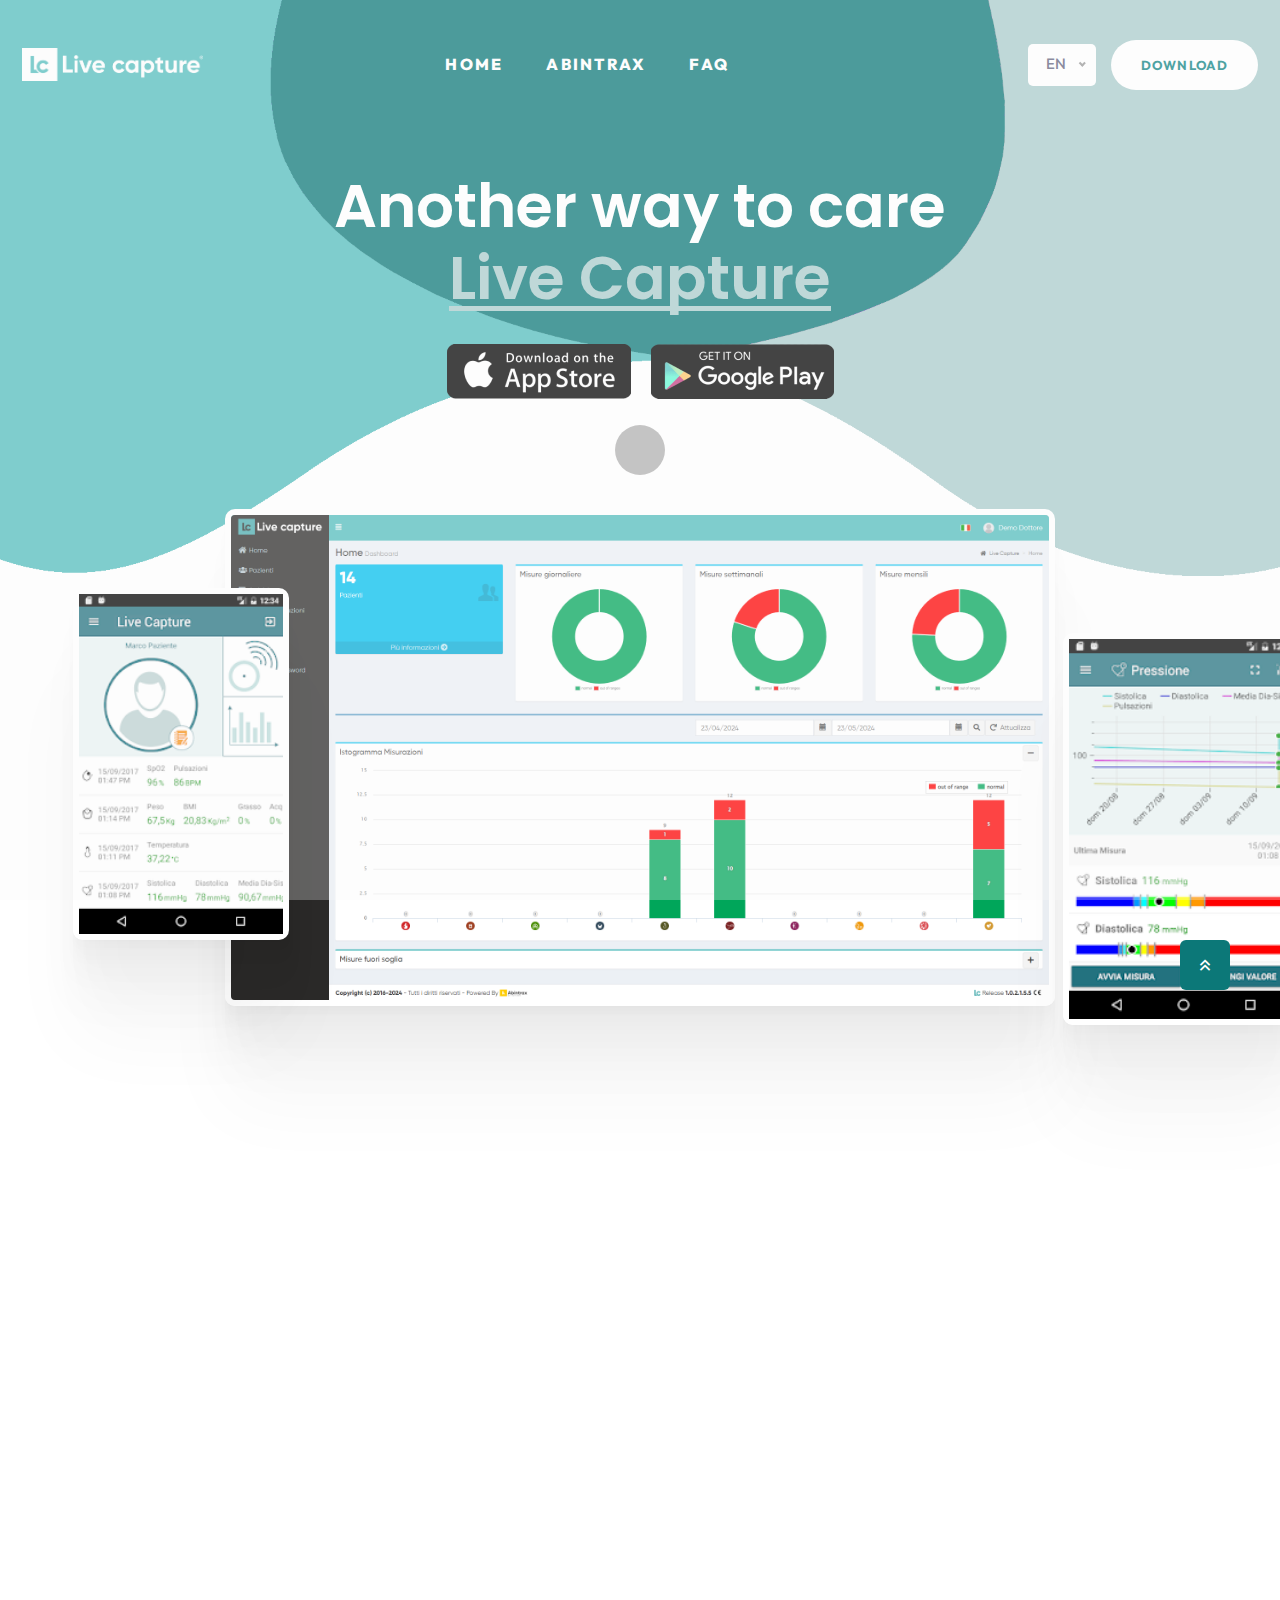
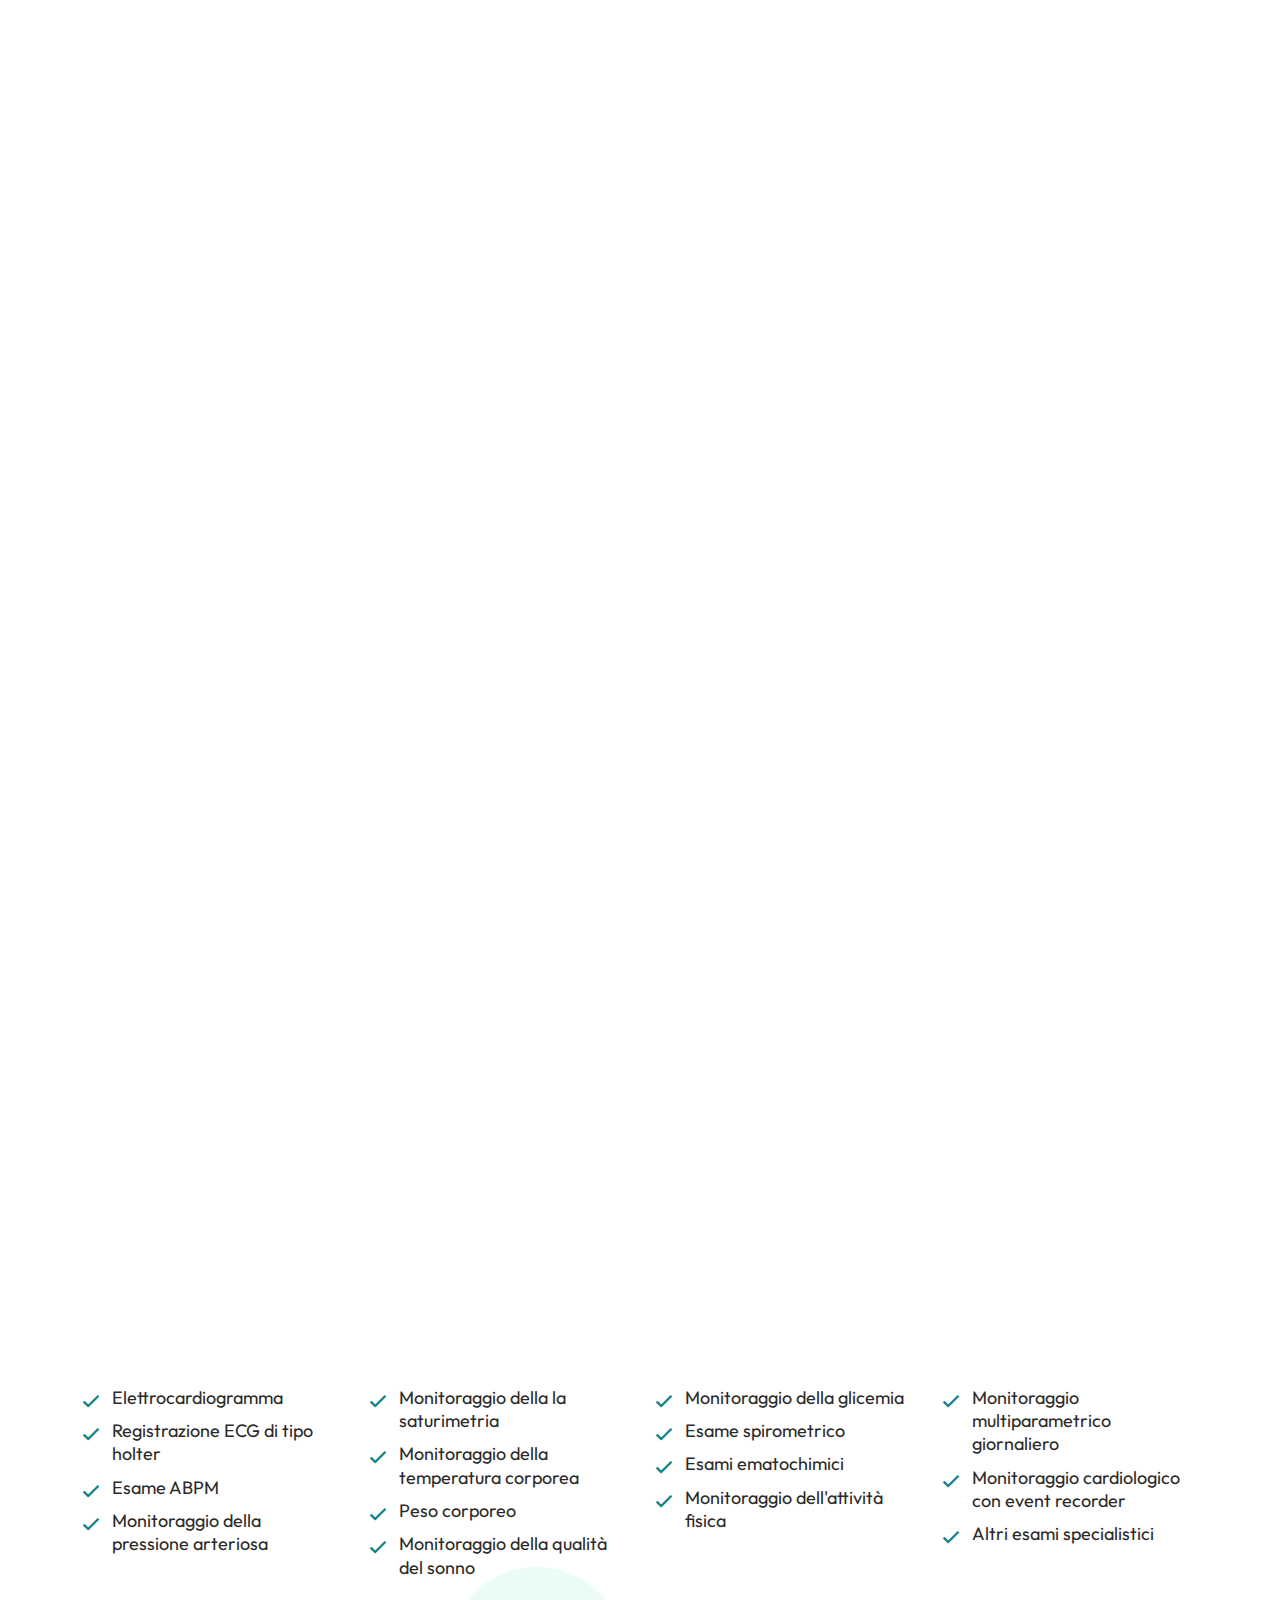
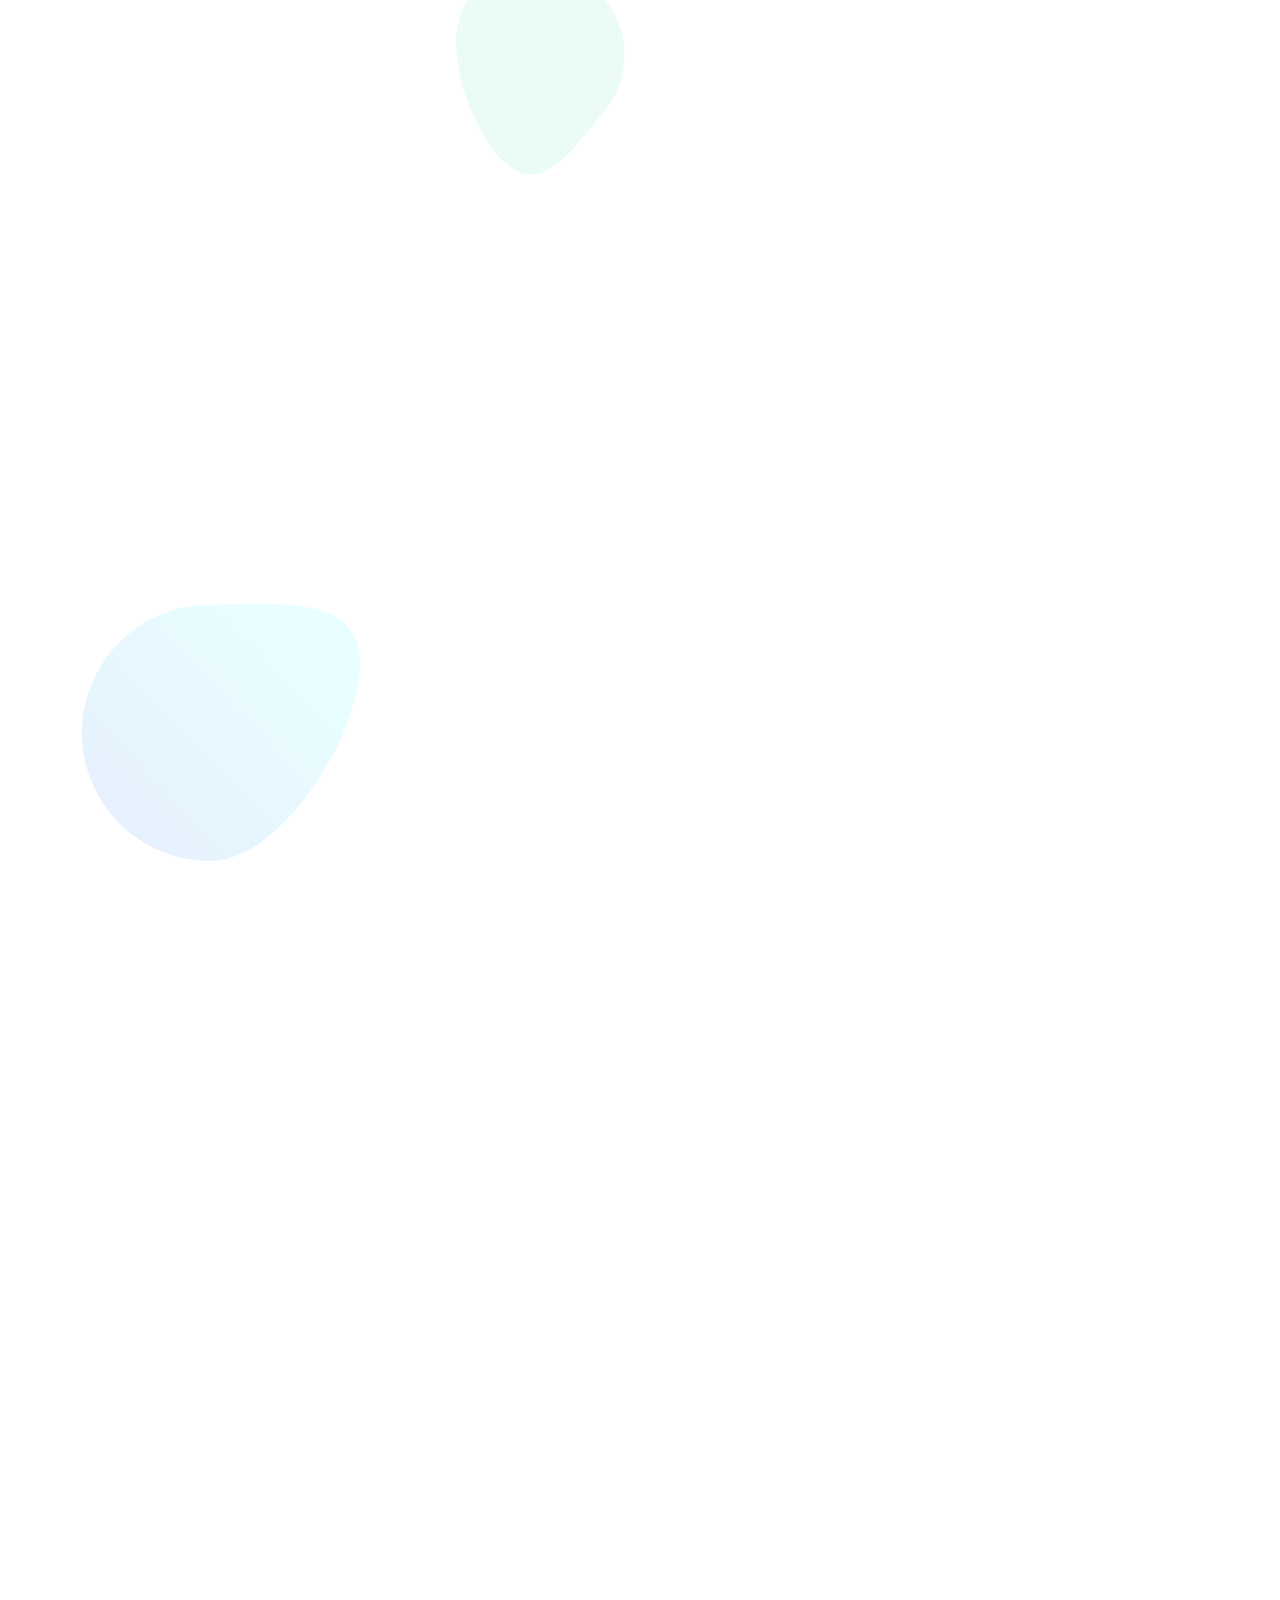
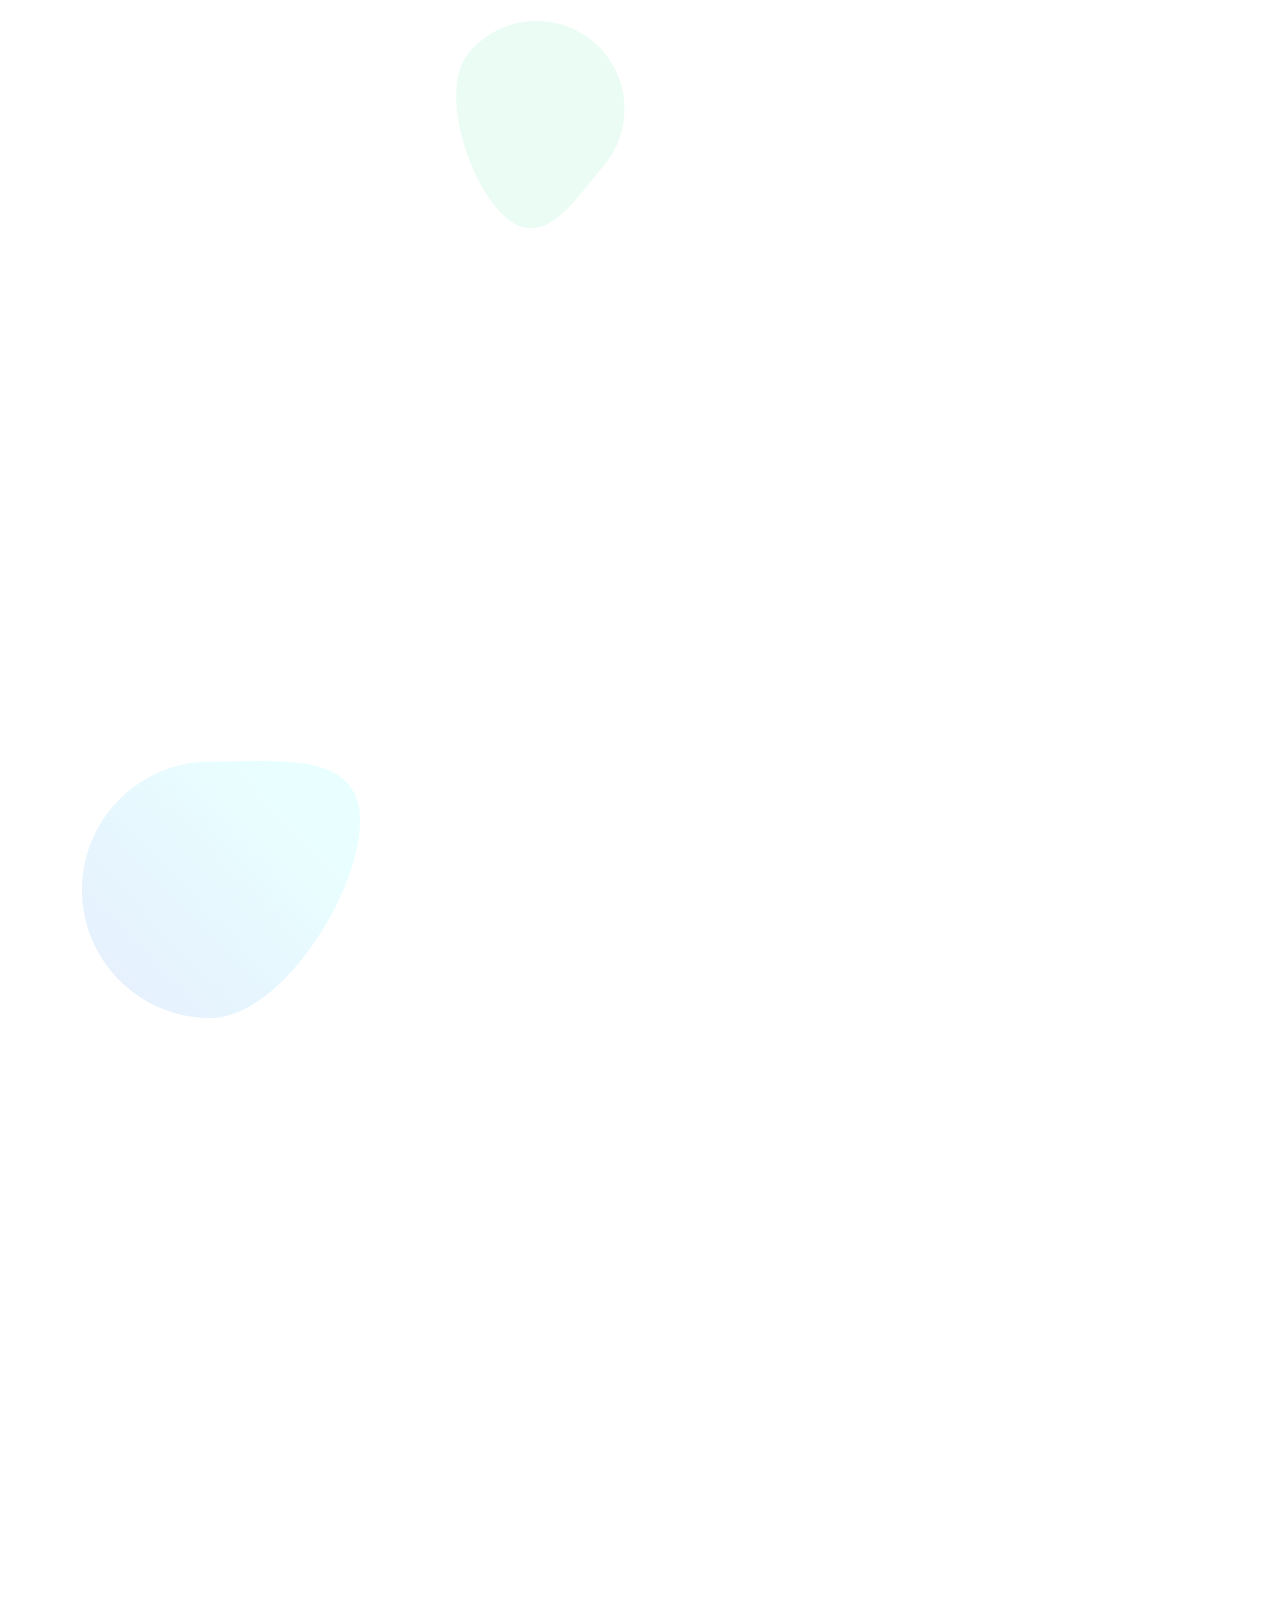
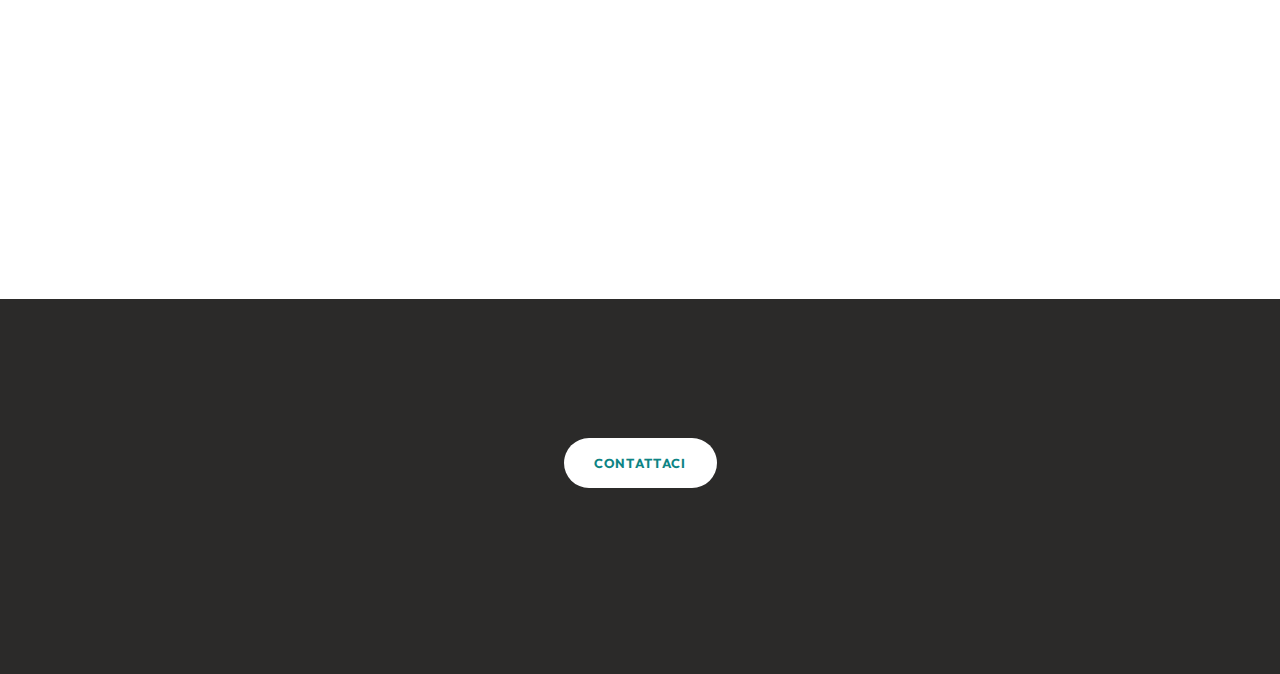
<file: index.html>
<!doctype html>
<html class="no-js" lang="zxx" xmlns="http://www.w3.org/1999/html">

<head>
    <meta charset="utf-8">
    <meta http-equiv="x-ua-compatible" content="ie=edge">
    <title>Live Capture</title>
    <meta name="description" content="">
    <meta name="viewport" content="width=device-width, initial-scale=1">

    <!-- Place favicon.ico in the root directory -->
    <link rel="shortcut icon" type="image/x-icon" href="assets/img/logo/LC.png">

    <!-- CSS here -->
    <link rel="stylesheet" href="assets/css/bootstrap.min.css">
    <link rel="stylesheet" href="assets/css/animate.css">
    <link rel="stylesheet" href="assets/css/custom-animation.css">
    <link rel="stylesheet" href="assets/css/swiper-bundle.css">
    <link rel="stylesheet" href="assets/css/slick.css">
    <link rel="stylesheet" href="assets/css/nice-select.css">
    <link rel="stylesheet" href="assets/css/flaticon.css">
    <link rel="stylesheet" href="assets/css/meanmenu.css">
    <link rel="stylesheet" href="assets/css/font-awesome-pro.css">
    <link rel="stylesheet" href="assets/css/magnific-popup.css">
    <link rel="stylesheet" href="assets/css/spacing.css">
    <link rel="stylesheet" href="assets/css/style.css">
</head>
<body>
<!-- preloader -->
<div id="preloader">
    <div class="preloader">
        <span></span>
    </div>
</div>
<!-- preloader end  -->
<!-- back-to-top-start  -->
<button class="scroll-top scroll-to-target" data-target="html">
    <i class="far fa-angle-double-up"></i>
</button>
<!-- back-to-top-end  -->

<header>
    <!-- tp-header-area-start -->
    <div id="header-sticky" class="tp-header__area tp-header__space-2 tp-header__transparent tp-header__menu-space">
        <div class="container-fluid">
            <div class="row align-items-center">
                <div class="col-xl-2 col-lg-2 col-md-6 col-6">
                    <div class="tp-header__logo">
                        <a href="#"><img src="assets/img/logo/Logo-Live-Capture-Bianco.png" alt="Live capture"
                                         class="img-fluid"></a>
                    </div>
                </div>
                <div class="col-xl-7 col-lg-7 d-none d-lg-block">
                    <div class="tp-header__main-menu">
                        <nav id="mobile-menu">
                            <ul>
                                <li><a href="https://healthlivecapture.com/">HOME</a></li>
                                <li><a href="https://abintrax.com/">ABINTRAX</a></li>
                                <li><a href="faq.html">FAQ</a></li>
                            </ul>
                        </nav>
                    </div>
                </div>
                <div class="col-xl-3 col-lg-3 col-md-6 col-6">
                    <div class="tp-header__right-two d-flex align-items-center justify-content-end">
                        <!-- Language Switcher -->
                        <div class="language-switcher">
                            <select id="language-switcher" onchange="changeLanguage()">
                                <option value="/en/" selected>EN</option>
                                <option value="/es/">ES</option>
                            </select>
                        </div>
                        
                        <a class="tp-btn d-none d-md-block"
                           href="https://abintrax.com/download/"><span>Download</span></a>
                        <a class="tp-header__bars tp-menu-bar d-lg-none" href="#"><i class="far fa-bars"></i></a>
                    </div>
                </div>
            </div>
        </div>
    </div>
    <!-- tp-header-area-end -->
</header>

<!-- tp-offcanvus-area-start -->
<main class="tp-offcanvas-area">
    <div class="tpoffcanvas">
        <div class="tpoffcanvas__close-btn">
            <button class="close-btn"><i class="fal fa-times"></i></button>
        </div>
        <div class="tpoffcanvas__logo">
            <a href="index.html">
                <img src="assets/img/logo/Logo-Live-Capture-Bianco.png" alt="Live Capture">
            </a>
        </div>
        <div class="tpoffcanvas__text">
            <p>Vuoi metterti in contatto con noi?</p>
        </div>
        <div class="mobile-menu"></div>
        <div class="tpoffcanvas__info">
            <h3 class="offcanva-title">Contatti</h3>
            <div class="tp-info-wrapper mb-20 d-flex align-items-center">
                <div class="tpoffcanvas__info-icon">
                    <a href="#"><i class="fal fa-envelope"></i></a>
                </div>
                <div class="tpoffcanvas__info-address">
                    <span>Email</span>
                    <a href="info@abintrax.com">info@abintrax.com</a>
                </div>
            </div>
            <div class="tp-info-wrapper mb-20 d-flex align-items-center">
                <div class="tpoffcanvas__info-icon">
                    <a href="#"><i class="fal fa-phone-alt"></i></a>
                </div>
                <div class="tpoffcanvas__info-address">
                    <span>Telefono</span>
                    <a href="tel:+39 080 2149700">+39 080 2149700</a>
                </div>
            </div>
            <div class="tp-info-wrapper mb-20 d-flex align-items-center">
                <div class="tpoffcanvas__info-icon">
                    <a href="#"><i class="fas fa-map-marker-alt"></i></a>
                </div>
                <div class="tpoffcanvas__info-address">
                    <span>Dove siamo</span>
                    <a href="" target="_blank">Via Marina del Mondo, 62
                        70043 Monopoli (BA)
                        Italia
                    </a>
                </div>
            </div>
        </div>
        <div class="tpoffcanvas__logo">
            <a href="https://abintrax.com/">
                <img src="assets/img/logo/Logo%20Abintrax%20Bianco.png" alt="Live Capture">
            </a>
        </div>
    </div>
    <!-- tp-offcanvus-area-end -->
    <main>
        <div class="tp-header-bg">
            <img src="assets/img/hero/hero-bg.png" alt="">
        </div>
        <!-- tp-slider-area-start -->
        <div class="tp-hero__area tp-hero__bg-2">
            <div class="container">
                <div class="row justify-content-center">
                    <div class="col-xl-9 col-12">
                        <div class="tp-hero__wrapper text-center">
                            <div class="tp-hero__content text-center">
                                <h2 class="tp-hero__title-lg " data-wow-duration=".9s" data-wow-delay=".3s">Another way
                                    to care<br> <span>Live Capture</span></h2>
                            </div>
                            <div class="tp-app__download pb-40 wow tpfadeUp" data-wow-duration=".9s"
                                 data-wow-delay=".5s">
                                <div class="tp-app__thumb-sm d-flex justify-content-center mt-30">
                                    <div class="tp-app__thumb-sm-1">
                                        <a href="https://apps.apple.com/it/app/live-capture/id1503478652"><img
                                                src="assets/img/app/app-2.png" alt=""></a>
                                    </div>
                                    <div class="tp-app__thumb-sm-2">
                                        <a href="https://play.google.com/store/apps/details?id=com.abintrax.biomed.chroniccare&pli=1"><img
                                                src="assets/img/app/app-3.png" alt=""></a>
                                    </div>
                                </div>
                            </div>
                            <div class="tp-hero__contact pb-70 wow tpfadeUp " data-wow-duration=".9s"
                                 data-wow-delay=".7s">
                                <!--                        <a href="contact.html">Different Platform? <b>Contact us</b></a>-->
                            </div>
                            <div class="tp-hero__thumb-2 p-relative">
                                <img class="wow tpfadeUp" data-wow-duration=".9s" data-wow-delay=".9s"
                                     src="assets/img/live_capture.png" width="100%" alt="">
                                <div class="tp-hero__img-1 d-none d-lg-block ml-80">
                                    <img src="assets/img/smartphone%20lv.webp" alt="" height="340">
                                </div>
                                <div class="tp-hero__img-2 d-none d-lg-block">
                                    <img src="assets/img/smartphone%20lv-2.webp" alt="" height="380">
                                </div>
                            </div>
                        </div>
                    </div>
                </div>
            </div>
        </div>
        <!-- tp-slider-area-end -->
        <div class="tp-skill-area wow tpfadeUp mt-120" data-wow-duration=".7s" data-wow-delay=".7s">
            <div class="container">
                <div class="row">
                    <div class="col-xl-12">
                        <div class="amskill">
                            <div class="amskill__title">
                                <h3 class="am-skill-title">La soluzione professionale per
                                    i servizi sanitari territoriali</h3>
                                <p class="pb-10"> Live Capture è la soluzione professionale per
                                    i servizi sanitari diffusi, dedicata all'organizzazione
                                    e all'erogazione di servizi di assistenza sanitaria e
                                    di diagnostica di primo livello.
                                    Il sistema permette di eseguire esami di
                                    diagnostica strumentale e di attuare con
                                    semplicità il piano di assistenza e monitoraggio
                                    del paziente raccogliendo un numero illimitato di informazioni cliniche
                                    e consentendo la misurazione di molti parametri vitali, che vengono
                                    storicizzati sul PHR (Personal Health Record) del paziente, accessibile
                                    tramite web e App mobile.
                                </p>
                                <p>Il paziente può accedere autonomamente al proprio PHR attuando il
                                    proprio piano di cura e di auto-monitoraggio in modo da condividere
                                    i propri dati in tempo reale con il proprio medico di fiducia, con il
                                    supporto costante dei centri medici specialistici.
                                    Un corner clinico diagnostico di valenza ospedaliera disponibile
                                    immediatamente ed ovunque, abbinato ad un piano di monitoraggio
                                    ed assistenza continuativo a domicilio consentono di offrire servizi
                                    assistenziali completi.
                                </p>
                            </div>
                        </div>
                    </div>
                </div>
            </div>
        </div>
        <!-- tp-cta-area-start -->
        <div class="tp-cta__area wow tpfadeUp mt-180 mb-100 " data-wow-duration=".9s" data-wow-delay=".5s">
            <div class="container p-relative">
                <div class="tp-cta__thumb mt-20 text-center">
                    <img src="assets/img/smartphone%20lv-1.webp" height="340" alt="">
                </div>
                <div class="tp-cta__thumb-2 d-none d-lg-block">
                    <img src="assets/img/logo/LC_negativo.png" height="70" alt="">
                </div>
                <div class="tp-cta__bg grey-bg">
                    <div class="row">
                        <div class="col-xl-7 col-lg-8 col-md-12">
                            <div class="tp-cta__item-left">
                                <h5 class="tp-cta__title">UNA PIATTAFORMA TECNOLOGICA PROFESSIONALE REALIZZATA PER
                                    POTENZIARE LA RETE DELL’ASSISTENZA E DELLE CURE PRIMARIE</h5>
                            </div>
                        </div>
                    </div>
                </div>
            </div>
        </div>
        <div class="container">
            <div class="row">
                <div class="col-12">
                    <div class="tp-brand__section text-center pb-20 wow tpfadeUp" data-wow-duration=".9s"
                         data-wow-delay=".3s">
                        <h2 class="tp-brand__title">A chi è rivolto:</h2>
                    </div>
                </div>
            </div>
        </div>
        <div class="tp-project__area tp-project__border pt-40 pb-90">
            <div class="container">
                <div class="row">
                    <div class="col-xl-6 col-lg-6 wow tpfadeLeft" data-wow-duration=".9s" data-wow-delay=".5s">
                        <div id="project" class="tp-project__item mb-30">
                            <div class="tp-project__thumb fix">
                                <a href="professionisti.html"><img src="assets/img/professionisti-pic.png" alt="specialisti"></a>
                            </div>
                            <div class="tp-project__content">
                                <h3 class="tp-project__title"><a href="professionisti.html">PROFESSIONISTI</a></h3>
                                <p>AMBULATORI – CLINICHE – OPERATORI DELLA SANITÀ</p>

                                <a href="professionisti.html">
                                    <button type="button" class="btn btn-outline-success">SCOPRI</button>
                                </a>
                            </div>
                        </div>
                    </div>
                    <div class="col-xl-6 col-lg-6 wow tpfadeRight" data-wow-duration=".9s" data-wow-delay=".7s">
                        <div class="tp-project__item mb-30">
                            <div class="tp-project__thumb fix">
                                <a href="enti.html"><img src="assets/img/ENTI.png"
                                                                alt="architettura territoriale"></a>
                            </div>
                            <div class="tp-project__content">
                                <h3 class="tp-project__title"><a href="enti.html">ENTI</a></h3>
                                <p>ENTI ED ORGANIZZAZIONI PUBBLICHE </p>
                                <a href="enti.html">
                                    <button type="button" class="btn btn-outline-success">SCOPRI</button>
                                </a>
                            </div>
                        </div>
                    </div>
                </div>
            </div>
        </div>
        <!-- tp-cta-area-end -->
        <div class="tp-brand__area tp-brand__space mb-30 mt-30">
            <div class="container">
                <div class="row">
                    <div class="col-12">
                        <div class="tp-brand__section text-center pb-45 wow tpfadeUp" data-wow-duration=".9s"
                             data-wow-delay=".3s">
                            <h2 class="tp-brand__title">Esami Clinici con Live Capture <span class="text-4xl">🤝</span>
                            </h2>
                        </div>
                    </div>
                </div>
                <div class="row feature-bottom-space">
                    <div class="col-xl-3 col-lg-3">
                        <div class="amfeature">
                            <div class="amfeature__item">
                                <!--                     <h4 class="am-skill-sm-title">Skills</h4>-->
                            </div>
                            <div class="amfeature__list">
                                <ul>
                                    <li><i class="fal fa-check"></i> Elettrocardiogramma</li>
                                    <li><i class="fal fa-check"></i> Registrazione ECG di tipo holter</li>
                                    <li><i class="fal fa-check"></i> Esame ABPM</li>
                                    <li><i class="fal fa-check"></i> Monitoraggio della pressione arteriosa</li>
                                </ul>
                            </div>
                        </div>
                    </div>
                    <div class="col-xl-3 col-lg-3">
                        <div class="amfeature am-fea-space">
                            <div class="amfeature__item">
                                <!--                     <h4 class="am-skill-sm-title">Education</h4>-->
                            </div>
                            <div class="amfeature__list">
                                <ul>
                                    <li><i class="fal fa-check"></i>Monitoraggio della la saturimetria</li>
                                    <li><i class="fal fa-check"></i>Monitoraggio della temperatura corporea</li>
                                    <li><i class="fal fa-check"></i>Peso corporeo</li>
                                    <li><i class="fal fa-check"></i>Monitoraggio della qualità del sonno</li>
                                </ul>
                            </div>
                        </div>
                    </div>
                    <div class="col-xl-3 col-lg-3">
                        <div class="amfeature am-fea-space-2">
                            <div class="amfeature__item">
                                <!--                     <h4 class="am-skill-sm-title">Awards</h4>-->
                            </div>
                            <div class="amfeature__list">
                                <ul>
                                    <li><i class="fal fa-check"></i>Monitoraggio della glicemia</li>
                                    <li><i class="fal fa-check"></i>Esame spirometrico</li>
                                    <li><i class="fal fa-check"></i>Esami ematochimici</li>
                                    <li><i class="fal fa-check"></i>Monitoraggio dell'attività fisica</li>
                                </ul>
                            </div>
                        </div>
                    </div>
                    <div class="col-xl-3 col-lg-3">
                        <div class="amfeature am-fea-space-2">
                            <div class="amfeature__item">
                                <!--                     <h4 class="am-skill-sm-title">Awards</h4>-->
                            </div>
                            <div class="amfeature__list">
                                <ul>
                                    <li><i class="fal fa-check"></i>Monitoraggio multiparametrico giornaliero</li>
                                    <li><i class="fal fa-check"></i>Monitoraggio cardiologico con event recorder</li>
                                    <li><i class="fal fa-check"></i>Altri esami specialistici</li>
                                </ul>
                            </div>
                        </div>
                    </div>
                </div>
            </div>
        </div>
        <div class="tp-platform__area pb-100 mt-50 ">
            <div class="container">
                <div class="row align-items-center">
                    <div class="col-xl-6 col-lg-6">
                        <div class="tp-platform__wrapper p-relative">
                            <div class="tp-platform__shape-1">
                                <img src="assets/img/platform/pf-3.png" alt="">
                            </div>
                            <div class="tp-platform__shape-2">
                                <img src="assets/img/platform/pf-4.png" alt="">
                            </div>
                            <div class="tp-platform__thumb z-index wow tpfadeLeft" data-wow-duration=".9s"
                                 data-wow-delay=".5s">
                                <img src="assets/img/lv_videocall.png" class="img-fluid" height="480" alt="">
                            </div>
                        </div>
                    </div>
                    <div class="col-xl-6 col-lg-6 wow tpfadeRight" data-wow-duration=".9s" data-wow-delay=".8s">
                        <div class="tp-platform__content pl-40">
                            <h3 class="tp-section-title-sm pb-25">Nuove opportunità per gli attori della sanità
                                territoriale</h3>
                            <p class="pb-25">Effettuare esami clinici strumentali e offrire servizi
                                diagnostici in maniera semplice, efficace e sicura.
                                Erogare servizi di monitoraggio continuo, anche
                                domiciliare, al fine di offrire un servizio clinico
                                costante e di lungo periodo.
                                Accedere ad una piattaforma collaborativa per
                                operare in coordinamento con i propri colleghi.
                                Effettuare video-visite e video-cunsulti clinici con
                                i pazienti e con i colleghi.
                            </p>
                        </div>
                    </div>
                </div>
            </div>
        </div>
    </main>

    <!-- tp-account-area-start -->
    <div class="tp-account__area pt-60 pb-100 mt-100 mb-60">
        <div class="container">
            <div class="row align-items-center">
                <div class="col-xl-6 col-lg-6 wow tpfadeLeft" data-wow-duration=".9s" data-wow-delay=".5s">
                    <div class="tp-account__wrapper">
                        <div class="tp-account__section-box">
                            <h3 class="tp-section-title-sm pb-20">Monitoraggio
                                domiciliare</h3>
                            <p>Il sistema Live Capture di ABINTRAX permette di implementare servizi completi per il
                                Monitoraggio Domiciliare Remoto del Paziente supportato da servizi di assistenza remota
                                tramite Centrale di controllo e Centrale Medica composta da un team di medici
                                specialisti. </p>
                        </div>
                    </div>
                </div>
                <div class="col-xl-6 col-lg-6 wow tpfadeRight" data-wow-duration=".9s" data-wow-delay=".5s">
                    <div class="tp-account__thumb-wrapper p-relative">
                        <div class="tp-account__thumb text-center text-lg-end">
                            <img src="assets/img/live_capture_4.png" alt="">
                        </div>
                        <div class="tp-account__sm-img-1 d-none d-md-block">
                            <img src="assets/img/live_capture_6.png" height="300" alt="">
                        </div>
                        <div class="tp-account__sm-img-2 d-none d-md-block">
                            <img src="assets/img/live_capture_3.png" height="250" alt="">
                        </div>
                    </div>
                </div>
            </div>
        </div>
    </div>
    <div class="tp-platform__area pb-100 mt-150 ">
        <div class="container">
            <div class="row align-items-center">
                <div class="col-xl-6 col-lg-6">
                    <div class="tp-platform__wrapper p-relative">
                        <div class="tp-platform__shape-1">
                            <img src="assets/img/platform/pf-3.png" alt="">
                        </div>
                        <div class="tp-platform__shape-2">
                            <img src="assets/img/platform/pf-4.png" alt="">
                        </div>
                        <div class="tp-platform__thumb z-index wow tpfadeLeft" data-wow-duration=".9s"
                             data-wow-delay=".5s">
                            <img src="assets/img/Live%20Capture_BR_Sanità.jpg" class="img-fluid" height="480" alt="">
                        </div>
                    </div>
                </div>
                <div class="col-xl-6 col-lg-6 wow tpfadeRight" data-wow-duration=".9s" data-wow-delay=".8s">
                    <div class="tp-platform__content pl-40">
                        <h3 class="tp-section-title-sm pb-25">Supporto ai pazienti</h3>
                        <p class="pb-25">La tecnologia mira ad offrire supporto ai pazienti e alle loro famiglie oltre
                            che a
                            offrire uno strumento tecnologico di raccolta organica delle informazioni mediche del
                            paziente a
                            supporto dei medici curanti e per gli altri attori del sistema sanitario attraverso il
                            monitoraggio a distanza dei parametri vitali di persone prima e/o dopo il ricovero in
                            ospedale,
                            così come durante l’assistenza domiciliare in relazione alle patologie croniche.</p>

                    </div>
                </div>
            </div>
        </div>
    </div>
    <!-- tp-platform-area-end -->
    <div id="feature-area" class="tp-feature__area  ">
        <div class="container">
            <div class="row">
                <div class="col-12">
                    <div class="tp-feature__section-box text-center mb-50">
                        <h3 class="tp-section-title wow tpfadeUp mb-100" data-wow-duration=".7s" data-wow-delay=".3s">
                            Perché
                            Scegliere Live Capture?</h3>
                    </div>
                </div>
            </div>
            <div class="row">
                <div class="col-xl-6 col-lg-6 col-md-6 wow tpfadeUp" data-wow-duration=".7s" data-wow-delay=".5s">
                    <div class="tp-feature__item mb-30 text-center">
                        <div class="tp-feature__icon">
                            <img src="assets/img/feature/fea-1.png" alt="">
                        </div>
                        <div class="tp-feature__content">
                            <h4 class="tp-feature__title-sm">MONITORAGGIO COSTANTE</h4>
                            <p>Un sistema evoluto di supporto alle decisioni che guida i clinici nelle operazioni di
                                monitoraggio e cura delle patologie.</p>
                        </div>
                    </div>
                </div>
                <div class="col-xl-6 col-lg-6 col-md-6 wow tpfadeUp" data-wow-duration=".7s" data-wow-delay=".7s">
                    <div class="tp-feature__item mb-30 text-center">
                        <div class="tp-feature__icon">
                            <img src="assets/img/feature/fea-2.png" alt="">
                        </div>
                        <div class="tp-feature__content">
                            <h4 class="tp-feature__title-sm">FACILE E INTUITIVO</h4>
                            <p>I dati e le informazioni cliniche del paziente sono organizzati su una piattaforma unica
                                mediante cruscotti grafici intuitivi, strumenti di analisi e sistemi di alert.</p>
                        </div>
                    </div>
                </div>

                <div class="col-xl-6 col-lg-6 col-md-6 wow tpfadeUp" data-wow-duration=".7s" data-wow-delay="1s">
                    <div class="tp-feature__item mb-30 text-center">
                        <div class="tp-feature__icon">
                            <img src="assets/img/feature/fea-4.png" alt="">
                        </div>
                        <div class="tp-feature__content">
                            <h4 class="tp-feature__title-sm">TOTALMENTE WEB BASED</h4>
                            <p>Visualizza dati e andamenti e referta esami strumentali direttamente sul web accedendo da
                                un
                                qualsiasi dispositivo connesso a Internet.</p>
                        </div>
                    </div>
                </div>
                <div class="col-xl-6 col-lg-6 col-md-6 wow tpfadeUp" data-wow-duration=".7s" data-wow-delay="1.1s">
                    <div class="tp-feature__item mb-30 text-center">
                        <div class="tp-feature__icon">
                            <img src="assets/img/feature/fea-5.png" alt="">
                        </div>
                        <div class="tp-feature__content">
                            <h4 class="tp-feature__title-sm">UNA SOLUZIONE UNICA E COMPLETA</h4>
                            <p>L’intero processo è gestibile tramite un tablet o uno smartphone. Nessun dispositivo o
                                applicativo terzo è richiesto.</p>
                        </div>
                    </div>
                </div>

            </div>
        </div>
    </div>
    </div>
    </div>
    </div>
    </div>
    </div>
</main>
<footer>
    <!-- tp-footer-area-start -->
    <div class="tp-footer__area theme-bg pt-60 pb-30 mt-20">
        <div class="container">
            <div class="row">
                <div class="col-xl-12">
                    <div class="tp-footer__content text-center">
                        <h3 class="tp-section-title text-white wow tpfadeUp" data-wow-duration=".9s"
                            data-wow-delay=".3s">Vuoi ricevere maggiori informazioni? 📥</h3>
                        <div class="tp-header__right-two d-flex align-items-center justify-content-center">
                            <a class="tp-btn d-none d-md-block"
                               href="https://abintrax.com/contattaci/"><span>Contattaci</span></a>
                            <a class="tp-header__bars tp-menu-bar d-lg-none" href="#"><i class="far fa-bars"></i></a>
                        </div>
                    </div>
                </div>
            </div>
        </div>
        <div class="tp-footer-bottom__area mt-50 wow tpfadeUp" data-wow-duration=".9s" data-wow-delay=".9s">
            <div class="container">
                <div class="tp-footer-bottom__border-top pt-40">
                    <div class="row align-items-center">
                        <div class="col-xl-2 col-lg-2 col-md-6 col-12 order-2 order-lg-1 text-center text-md-start">
                            <div class="tp-footer-bottom__logo">
                                <a href="index.html"><img src="assets/img/logo/LC_negativo.png" height="60" alt="live capture"></a>
                            </div>
                        </div>
                        <div class="col-xl-7 col-lg-7 col-md-12 col-12 order-1 order-lg-2 d-none d-sm-block">
                            <div class="d-flex align-items-center justify-content-center ml-100">
                                <img src="assets/img/logo/Logo Abintrax Bianco.png" height="30" alt="abintrax">
                            </div>
                        </div>
                        <div class="col-xl-3 col-lg-3 col-md-6 col-12 order-2 order-lg-3 text-center text-md-end">
                            <div class="tp-footer-bottom__social">
                                <ul>
                                    <li><a href="faq.html">FAQ</a></li>
                                    <li><a href="https://it.linkedin.com/company/abintrax"><i
                                            class="fab fa-linkedin"></i></a></li>
                                    <li><a href="https://www.youtube.com/@abintraxs.r.l"><i class="fab fa-youtube"></i></a>
                                    </li>
                                    <li><a href="https://www.facebook.com/LiveCaptureAbintrax/"><i
                                            class="fab fa-facebook"></i></a></li>
                                </ul>
                            </div>
                        </div>
                    </div>
                </div>
            </div>
        </div>
    </div>
    <!-- tp-footer-area-end -->
</footer>

<!-- JS here -->
<script src="assets/js/jquery.js"></script>
<script src="assets/js/waypoints.js"></script>
<script src="assets/js/bootstrap.bundle.min.js"></script>
<script src="assets/js/swiper-bundle.js"></script>
<script src="assets/js/slick.js"></script>
<script src="assets/js/magnific-popup.js"></script>
<script src="assets/js/counterup.js"></script>
<script src="assets/js/wow.js"></script>
<script src="assets/js/nice-select.js"></script>
<script src="assets/js/meanmenu.js"></script>
<script src="assets/js/isotope-pkgd.js"></script>
<script src="assets/js/imagesloaded-pkgd.js"></script>
<script src="assets/js/ajax-form.js"></script>
<script src="assets/js/main.js"></script>

</body>

</html>

<script>
    function changeLanguage() {
        var language = document.getElementById("language-switcher").value;
        window.location.href = language;
    }
</script>
</file>
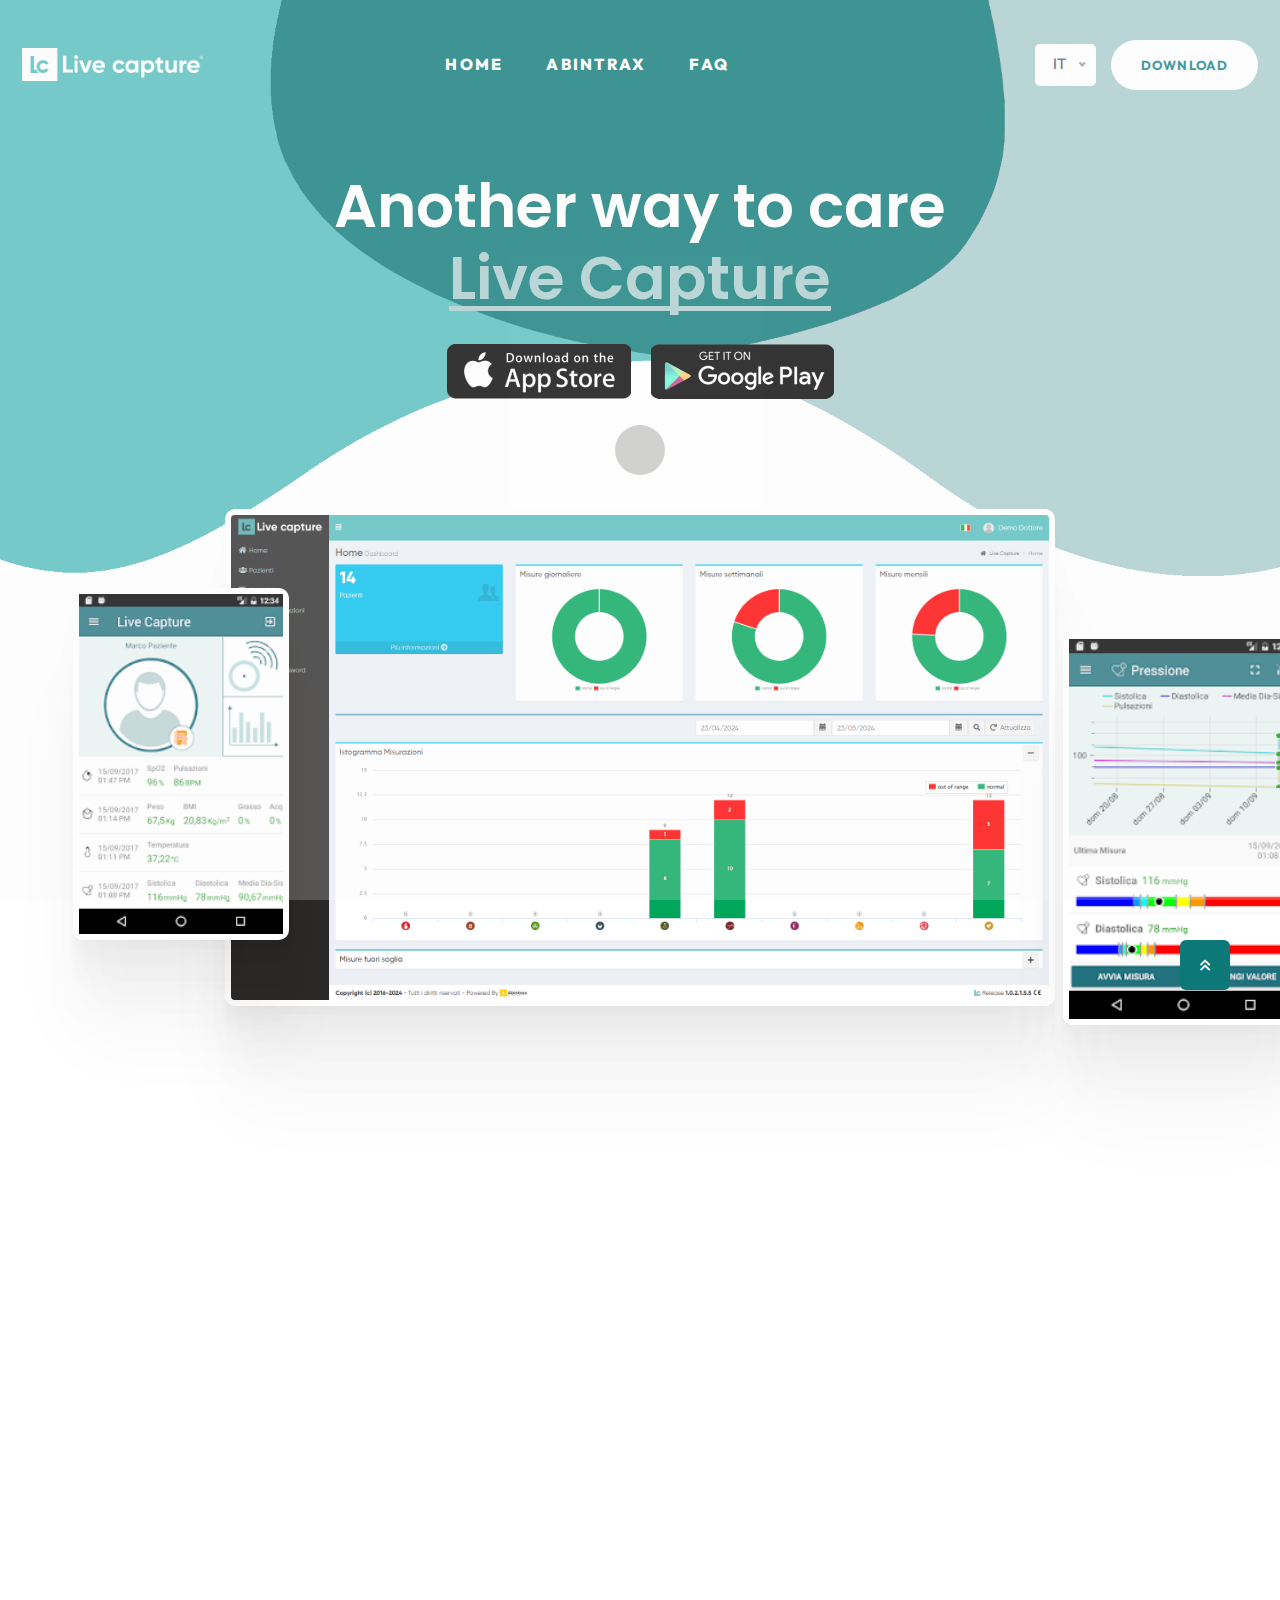
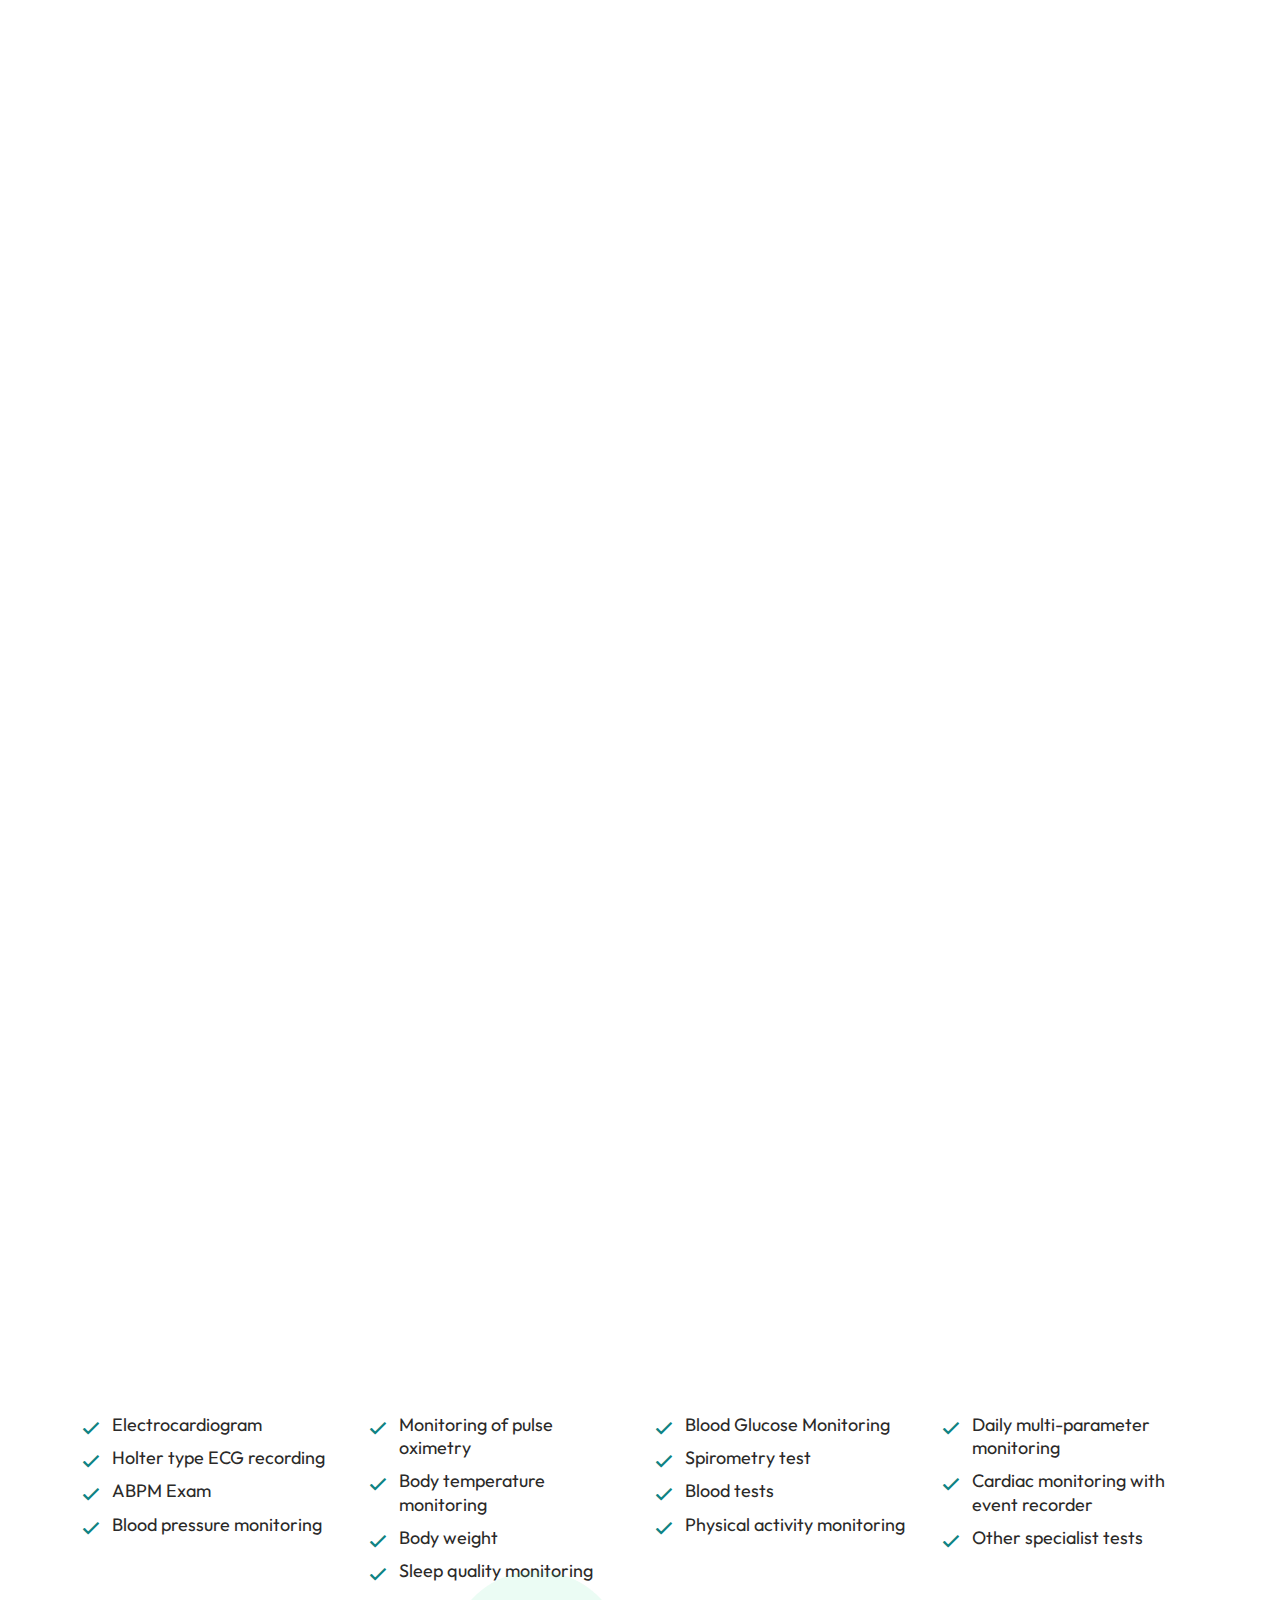
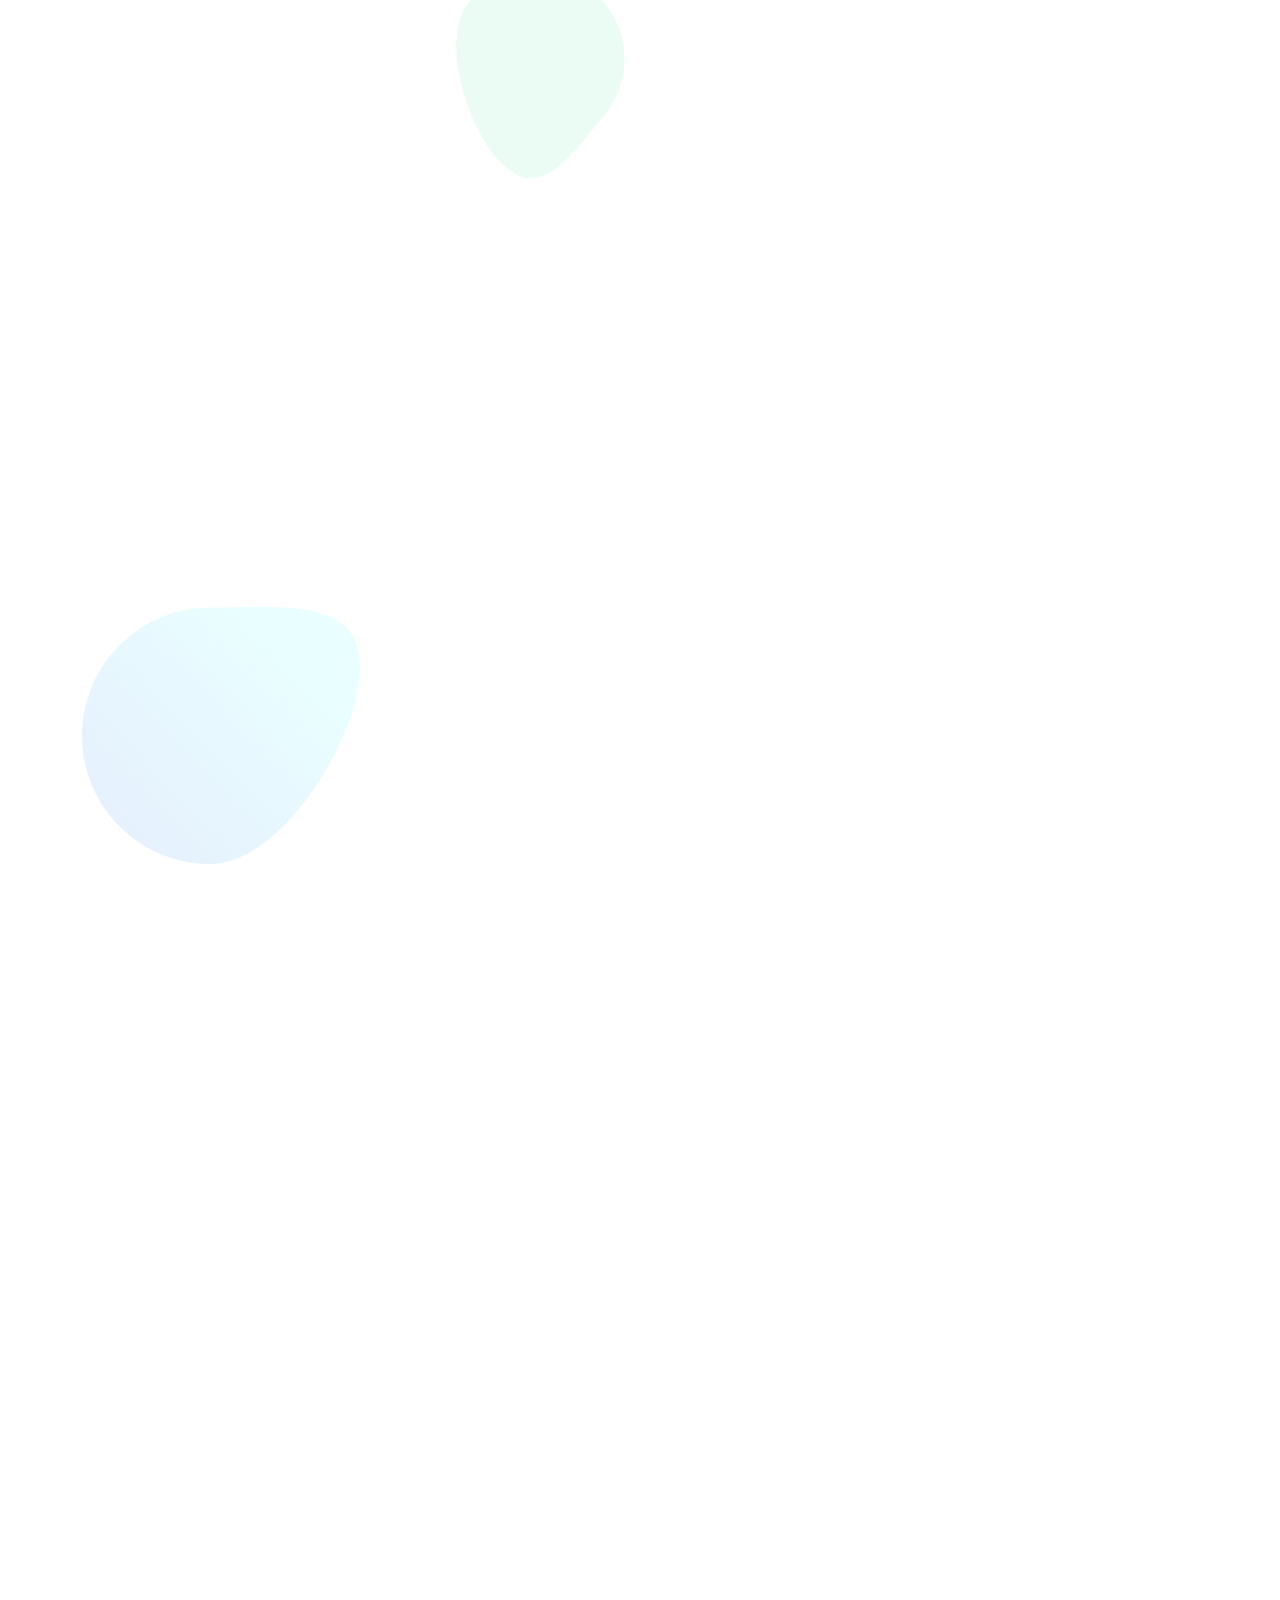
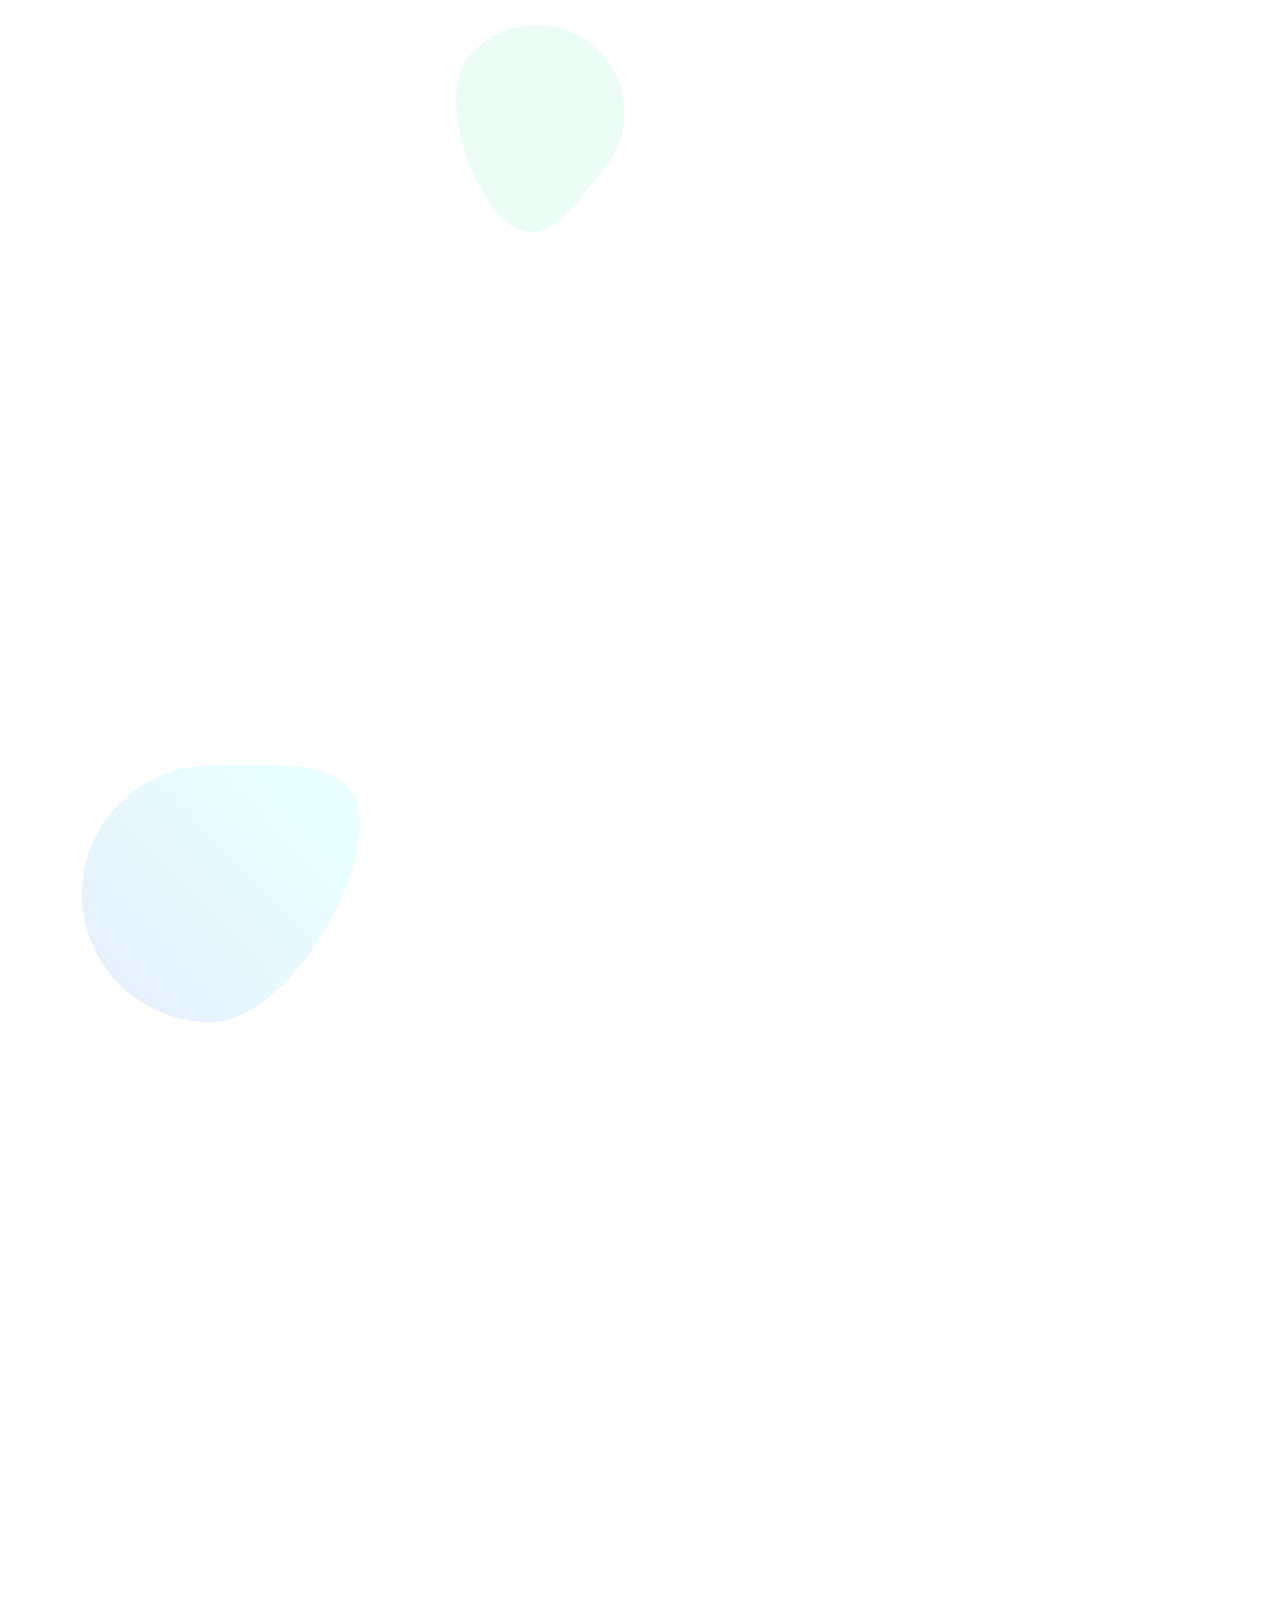
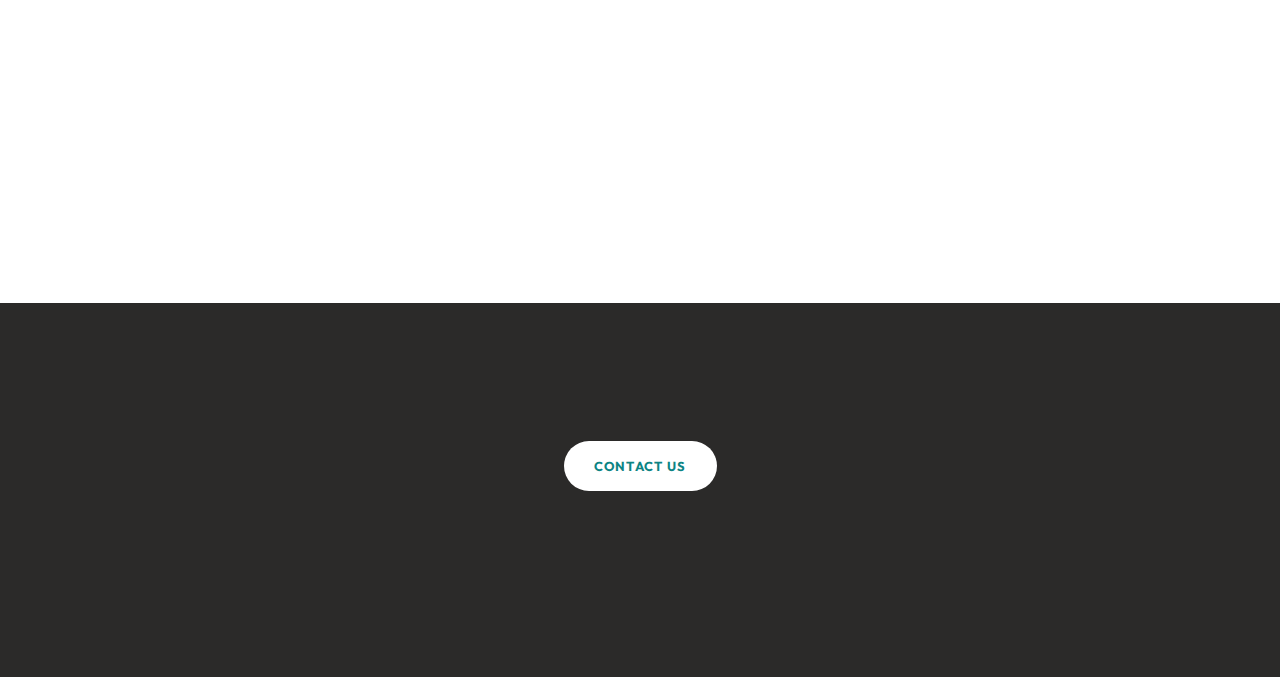
<file: en/index.html>
<!doctype html>
<html class="no-js" lang="zxx" xmlns="http://www.w3.org/1999/html">

<head>
    <meta charset="utf-8">
    <meta http-equiv="x-ua-compatible" content="ie=edge">
    <title>Live Capture</title>
    <meta name="description" content="">
    <meta name="viewport" content="width=device-width, initial-scale=1">

    <!-- Place favicon.ico in the root directory -->
    <link rel="shortcut icon" type="image/x-icon" href="../assets/img/logo/LC.png">

    <!-- CSS here -->
    <link rel="stylesheet" href="../assets/css/bootstrap.min.css">
    <link rel="stylesheet" href="../assets/css/animate.css">
    <link rel="stylesheet" href="../assets/css/custom-animation.css">
    <link rel="stylesheet" href="../assets/css/swiper-bundle.css">
    <link rel="stylesheet" href="../assets/css/slick.css">
    <link rel="stylesheet" href="../assets/css/nice-select.css">
    <link rel="stylesheet" href="../assets/css/flaticon.css">
    <link rel="stylesheet" href="../assets/css/meanmenu.css">
    <link rel="stylesheet" href="../assets/css/font-awesome-pro.css">
    <link rel="stylesheet" href="../assets/css/magnific-popup.css">
    <link rel="stylesheet" href="../assets/css/spacing.css">
    <link rel="stylesheet" href="../assets/css/style.css">
</head>
<body>
<!-- preloader -->
<div id="preloader">
    <div class="preloader">
        <span></span>
    </div>
</div>
<!-- preloader end  -->
<!-- back-to-top-start  -->
<button class="scroll-top scroll-to-target" data-target="html">
    <i class="far fa-angle-double-up"></i>
</button>
<!-- back-to-top-end  -->

<header>
    <!-- tp-header-area-start -->
    <div id="header-sticky" class="tp-header__area tp-header__space-2 tp-header__transparent tp-header__menu-space">
        <div class="container-fluid">
            <div class="row align-items-center">
                <div class="col-xl-2 col-lg-2 col-md-6 col-6">
                    <div class="tp-header__logo">
                        <a href="#"><img src="../assets/img/logo/Logo-Live-Capture-Bianco.png" alt="Live capture"
                                         class="img-fluid"></a>
                    </div>
                </div>
                <div class="col-xl-7 col-lg-7 d-none d-lg-block">
                    <div class="tp-header__main-menu">
                        <nav id="mobile-menu">
                            <ul>
                                <li><a href="https://healthlivecapture.com/">HOME</a></li>
                                <li><a href="https://abintrax.com/">ABINTRAX</a></li>
                                 <li><a href="faq.html">FAQ</a></li>
                            </ul>
                        </nav>
                    </div>
                </div>
                <div class="col-xl-3 col-lg-3 col-md-6 col-6">
                    <div class="tp-header__right-two d-flex align-items-center justify-content-end">
                        <!-- Language Switcher -->
                        <div class="language-switcher">
                            <select id="language-switcher" onchange="window.location.href=this.value;">
                                <option value="../index.html" selected>IT</option> <!-- Versione italiana -->
                                <option value="/es/">ES</option>
                            </select>
                        </div>
                        <a class="tp-btn d-none d-md-block"
                           href="https://abintrax.com/download/"><span>Download</span></a>
                        <a class="tp-header__bars tp-menu-bar d-lg-none" href="#"><i class="far fa-bars"></i></a>
                    </div>
                </div>
            </div>
        </div>
    </div>
    <!-- tp-header-area-end -->
</header>

<!-- tp-offcanvus-area-start -->
<main class="tp-offcanvas-area">
    <div class="tpoffcanvas">
        <div class="tpoffcanvas__close-btn">
            <button class="close-btn"><i class="fal fa-times"></i></button>
        </div>
        <div class="tpoffcanvas__logo">
            <a href="index.html">
                <img src="../assets/img/logo/Logo-Live-Capture-Bianco.png" alt="Live Capture">
            </a>
        </div>
        <div class="tpoffcanvas__text">
            <p>Do you want to get in touch with us?</p>
        </div>
        <div class="mobile-menu"></div>
        <div class="tpoffcanvas__info">
            <h3 class="offcanva-title">Contacts</h3>
            <div class="tp-info-wrapper mb-20 d-flex align-items-center">
                <div class="tpoffcanvas__info-icon">
                    <a href="#"><i class="fal fa-envelope"></i></a>
                </div>
                <div class="tpoffcanvas__info-address">
                    <span>Email</span>
                    <a href="info@abintrax.com">info@abintrax.com</a>
                </div>
            </div>
            <div class="tp-info-wrapper mb-20 d-flex align-items-center">
                <div class="tpoffcanvas__info-icon">
                    <a href="#"><i class="fal fa-phone-alt"></i></a>
                </div>
                <div class="tpoffcanvas__info-address">
                    <span>Telephone</span>
                    <a href="tel:+39 080 2149700">+39 080 2149700</a>
                </div>
            </div>
            <div class="tp-info-wrapper mb-20 d-flex align-items-center">
                <div class="tpoffcanvas__info-icon">
                    <a href="#"><i class="fas fa-map-marker-alt"></i></a>
                </div>
                <div class="tpoffcanvas__info-address">
                    <span>Where we are</span>
                    <a href="" target="_blank">Via Marina del Mondo, 62
                        70043 Monopoli (BA)
                        Italia
                    </a>
                </div>
            </div>
        </div>
        <div class="tpoffcanvas__logo">
            <a href="https://abintrax.com/">
                <img src="../assets/img/logo/Logo%20Abintrax%20Bianco.png" alt="Live Capture">
            </a>
        </div>
    </div>
    <!-- tp-offcanvus-area-end -->
    <main>
        <div class="tp-header-bg">
            <img src="../assets/img/hero/hero-bg.png" alt="">
        </div>
        <!-- tp-slider-area-start -->
        <div class="tp-hero__area tp-hero__bg-2">
            <div class="container">
                <div class="row justify-content-center">
                    <div class="col-xl-9 col-12">
                        <div class="tp-hero__wrapper text-center">
                            <div class="tp-hero__content text-center">
                                <h2 class="tp-hero__title-lg " data-wow-duration=".9s" data-wow-delay=".3s">Another way
                                    to care<br> <span>Live Capture</span></h2>
                            </div>
                            <div class="tp-app__download pb-40 wow tpfadeUp" data-wow-duration=".9s"
                                 data-wow-delay=".5s">
                                <div class="tp-app__thumb-sm d-flex justify-content-center mt-30">
                                    <div class="tp-app__thumb-sm-1">
                                        <a href="https://apps.apple.com/it/app/live-capture/id1503478652"><img
                                                src="../assets/img/app/app-2.png" alt=""></a>
                                    </div>
                                    <div class="tp-app__thumb-sm-2">
                                        <a href="https://play.google.com/store/apps/details?id=com.abintrax.biomed.chroniccare&pli=1"><img
                                                src="../assets/img/app/app-3.png" alt=""></a>
                                    </div>
                                </div>
                            </div>
                            <div class="tp-hero__contact pb-70 wow tpfadeUp " data-wow-duration=".9s"
                                 data-wow-delay=".7s">
                                <!--                        <a href="contact.html">Different Platform? <b>Contact us</b></a>-->
                            </div>
                            <div class="tp-hero__thumb-2 p-relative">
                                <img class="wow tpfadeUp" data-wow-duration=".9s" data-wow-delay=".9s"
                                     src="../assets/img/live_capture.png" width="100%" alt="">
                                <div class="tp-hero__img-1 d-none d-lg-block ml-80">
                                    <img src="../assets/img/smartphone%20lv.webp" alt="" height="340">
                                </div>
                                <div class="tp-hero__img-2 d-none d-lg-block">
                                    <img src="../assets/img/smartphone%20lv-2.webp" alt="" height="380">
                                </div>
                            </div>
                        </div>
                    </div>
                </div>
            </div>
        </div>
        <!-- tp-slider-area-end -->
        <div class="tp-skill-area wow tpfadeUp mt-120" data-wow-duration=".7s" data-wow-delay=".7s">
            <div class="container">
                <div class="row">
                    <div class="col-xl-12">
                        <div class="amskill">
                            <div class="amskill__title">
                                <h3 class="am-skill-title">The professional solution for territorial health services</h3>
                                <p class="pb-10"> Live Capture is the professional solution for widespread healthcare services, dedicated to the organization and delivery of first-level healthcare and diagnostic services. The system allows you to perform instrumental diagnostic tests and easily implement the patient's care and monitoring plan by collecting an unlimited amount of clinical information and allowing the measurement of many vital parameters, which are stored on the patient's PHR (Personal Health Record), accessible via web and mobile App.
                                </p>
                                <p>The patient can independently access his/her PHR by implementing his/her own treatment and self-monitoring plan in order to share his/her data in real time with his/her trusted doctor, with the constant support of the specialized medical centers. A clinical diagnostic corner of hospital value available immediately and everywhere, combined with a continuous monitoring and assistance plan at home allow us to offer complete assistance services.
                                </p>
                            </div>
                        </div>
                    </div>
                </div>
            </div>
        </div>
        <!-- tp-cta-area-start -->
        <div class="tp-cta__area wow tpfadeUp mt-180 mb-100 " data-wow-duration=".9s" data-wow-delay=".5s">
            <div class="container p-relative">
                <div class="tp-cta__thumb mt-20 text-center">
                    <img src="../assets/img/smartphone%20lv-1.webp" height="340" alt="">
                </div>
                <div class="tp-cta__thumb-2 d-none d-lg-block">
                    <img src="../assets/img/logo/LC_negativo.png" height="70" alt="">
                </div>
                <div class="tp-cta__bg grey-bg">
                    <div class="row">
                        <div class="col-xl-7 col-lg-8 col-md-12">
                            <div class="tp-cta__item-left">
                                <h5 class="tp-cta__title">A PROFESSIONAL TECHNOLOGICAL PLATFORM CREATED TO ENHANCE THE PRIMARY CARE AND ASSISTANCE NETWORK</h5>
                            </div>
                        </div>
                    </div>
                </div>
            </div>
        </div>
        <div class="container">
            <div class="row">
                <div class="col-12">
                    <div class="tp-brand__section text-center pb-20 wow tpfadeUp" data-wow-duration=".9s"
                         data-wow-delay=".3s">
                        <h2 class="tp-brand__title">Who is it for:</h2>
                    </div>
                </div>
            </div>
        </div>
        <div class="tp-project__area tp-project__border pt-40 pb-90">
            <div class="container">
                <div class="row">
                    <div class="col-xl-6 col-lg-6 wow tpfadeLeft" data-wow-duration=".9s" data-wow-delay=".5s">
                        <div id="project" class="tp-project__item mb-30">
                            <div class="tp-project__thumb fix">
                                <a href="professionisti.html"><img src="../assets/img/professionisti-pic.png" alt="specialisti"></a>
                            </div>
                            <div class="tp-project__content">
                                <h3 class="tp-project__title"><a href="professionisti.html">PROFESSIONAL</a></h3>
                                <p>OUTPATIENT CLINICS – CLINICS – HEALTHCARE WORKERS</p>

                                <a href="professionisti.html">
                                    <button type="button" class="btn btn-outline-success">YOUR DISCOVER</button>
                                </a>
                            </div>
                        </div>
                    </div>
                    <div class="col-xl-6 col-lg-6 wow tpfadeRight" data-wow-duration=".9s" data-wow-delay=".7s">
                        <div class="tp-project__item mb-30">
                            <div class="tp-project__thumb fix">
                                <a href="enti.html"><img src="../assets/img/ENTI.png"
                                                                alt="architettura territoriale"></a>
                            </div>
                            <div class="tp-project__content">
                                <h3 class="tp-project__title"><a href="enti.html">ENTI</a></h3>
                                <p>PUBLIC BODIES AND ORGANIZATIONS </p>
                                <a href="enti.html">
                                    <button type="button" class="btn btn-outline-success">YOUR DISCOVER</button>
                                </a>
                            </div>
                        </div>
                    </div>
                </div>
            </div>
        </div>
        <!-- tp-cta-area-end -->
        <div class="tp-brand__area tp-brand__space mb-30 mt-30">
            <div class="container">
                <div class="row">
                    <div class="col-12">
                        <div class="tp-brand__section text-center pb-45 wow tpfadeUp" data-wow-duration=".9s"
                             data-wow-delay=".3s">
                            <h2 class="tp-brand__title">Clinical Exams with Live Capture <span class="text-4xl">🤝</span>
                            </h2>
                        </div>
                    </div>
                </div>
                <div class="row feature-bottom-space">
                    <div class="col-xl-3 col-lg-3">
                        <div class="amfeature">
                            <div class="amfeature__item">
                                <!--                     <h4 class="am-skill-sm-title">Skills</h4>-->
                            </div>
                            <div class="amfeature__list">
                                <ul>
                                    <li><i class="fal fa-check"></i> Electrocardiogram</li>
                                    <li><i class="fal fa-check"></i> Holter type ECG recording</li>
                                    <li><i class="fal fa-check"></i> ABPM Exam</li>
                                    <li><i class="fal fa-check"></i> Blood pressure monitoring</li>
                                </ul>
                            </div>
                        </div>
                    </div>
                    <div class="col-xl-3 col-lg-3">
                        <div class="amfeature am-fea-space">
                            <div class="amfeature__item">
                                <!--                     <h4 class="am-skill-sm-title">Education</h4>-->
                            </div>
                            <div class="amfeature__list">
                                <ul>
                                    <li><i class="fal fa-check"></i>Monitoring of pulse oximetry</li>
                                    <li><i class="fal fa-check"></i>Body temperature monitoring</li>
                                    <li><i class="fal fa-check"></i>Body weight</li>
                                    <li><i class="fal fa-check"></i>Sleep quality monitoring</li>
                                </ul>
                            </div>
                        </div>
                    </div>
                    <div class="col-xl-3 col-lg-3">
                        <div class="amfeature am-fea-space-2">
                            <div class="amfeature__item">
                                <!--                     <h4 class="am-skill-sm-title">Awards</h4>-->
                            </div>
                            <div class="amfeature__list">
                                <ul>
                                    <li><i class="fal fa-check"></i>Blood Glucose Monitoring</li>
                                    <li><i class="fal fa-check"></i>Spirometry test</li>
                                    <li><i class="fal fa-check"></i>Blood tests</li>
                                    <li><i class="fal fa-check"></i>Physical activity monitoring</li>
                                </ul>
                            </div>
                        </div>
                    </div>
                    <div class="col-xl-3 col-lg-3">
                        <div class="amfeature am-fea-space-2">
                            <div class="amfeature__item">
                                <!--                     <h4 class="am-skill-sm-title">Awards</h4>-->
                            </div>
                            <div class="amfeature__list">
                                <ul>
                                    <li><i class="fal fa-check"></i>Daily multi-parameter monitoring</li>
                                    <li><i class="fal fa-check"></i>Cardiac monitoring with event recorder</li>
                                    <li><i class="fal fa-check"></i>Other specialist tests</li>
                                </ul>
                            </div>
                        </div>
                    </div>
                </div>
            </div>
        </div>
        <div class="tp-platform__area pb-100 mt-50 ">
            <div class="container">
                <div class="row align-items-center">
                    <div class="col-xl-6 col-lg-6">
                        <div class="tp-platform__wrapper p-relative">
                            <div class="tp-platform__shape-1">
                                <img src="../assets/img/platform/pf-3.png" alt="">
                            </div>
                            <div class="tp-platform__shape-2">
                                <img src="../assets/img/platform/pf-4.png" alt="">
                            </div>
                            <div class="tp-platform__thumb z-index wow tpfadeLeft" data-wow-duration=".9s"
                                 data-wow-delay=".5s">
                                <img src="../assets/img/lv_videocall.png" class="img-fluid" height="480" alt="">
                            </div>
                        </div>
                    </div>
                    <div class="col-xl-6 col-lg-6 wow tpfadeRight" data-wow-duration=".9s" data-wow-delay=".8s">
                        <div class="tp-platform__content pl-40">
                            <h3 class="tp-section-title-sm pb-25">New Opportunities for local healthcare actors</h3>
                            <p class="pb-25">Perform instrumental clinical tests and offer diagnostic services in a simple, effective and safe way. Provide continuous monitoring services, including home care, in order to offer a constant and long-term clinical service. Access a collaborative platform to work in coordination with your colleagues. Perform video visits and clinical video consultations with patients and colleagues.
                            </p>
                        </div>
                    </div>
                </div>
            </div>
        </div>
    </main>

    <!-- tp-account-area-start -->
    <div class="tp-account__area pt-60 pb-100 mt-100 mb-60">
        <div class="container">
            <div class="row align-items-center">
                <div class="col-xl-6 col-lg-6 wow tpfadeLeft" data-wow-duration=".9s" data-wow-delay=".5s">
                    <div class="tp-account__wrapper">
                        <div class="tp-account__section-box">
                            <h3 class="tp-section-title-sm pb-20">Home monitoring</h3>
                            <p>The ABINTRAX Live Capture system allows the implementation of complete services for Remote Home Patient Monitoring supported by remote assistance services via a Control Center and Medical Center composed of a team of specialist doctors.</p>
                        </div>
                    </div>
                </div>
                <div class="col-xl-6 col-lg-6 wow tpfadeRight" data-wow-duration=".9s" data-wow-delay=".5s">
                    <div class="tp-account__thumb-wrapper p-relative">
                        <div class="tp-account__thumb text-center text-lg-end">
                            <img src="../assets/img/live_capture_4.png" alt="">
                        </div>
                        <div class="tp-account__sm-img-1 d-none d-md-block">
                            <img src="../assets/img/live_capture_6.png" height="300" alt="">
                        </div>
                        <div class="tp-account__sm-img-2 d-none d-md-block">
                            <img src="../assets/img/live_capture_3.png" height="250" alt="">
                        </div>
                    </div>
                </div>
            </div>
        </div>
    </div>
    <div class="tp-platform__area pb-100 mt-150 ">
        <div class="container">
            <div class="row align-items-center">
                <div class="col-xl-6 col-lg-6">
                    <div class="tp-platform__wrapper p-relative">
                        <div class="tp-platform__shape-1">
                            <img src="../assets/img/platform/pf-3.png" alt="">
                        </div>
                        <div class="tp-platform__shape-2">
                            <img src="../assets/img/platform/pf-4.png" alt="">
                        </div>
                        <div class="tp-platform__thumb z-index wow tpfadeLeft" data-wow-duration=".9s"
                             data-wow-delay=".5s">
                            <img src="../assets/img/Live%20Capture_BR_Sanità.jpg" class="img-fluid" height="480" alt="">
                        </div>
                    </div>
                </div>
                <div class="col-xl-6 col-lg-6 wow tpfadeRight" data-wow-duration=".9s" data-wow-delay=".8s">
                    <div class="tp-platform__content pl-40">
                        <h3 class="tp-section-title-sm pb-25">Patient Support</h3>
                        <p class="pb-25">The technology aims to offer support to patients and their families as well as to offer a technological tool for the organic collection of patient medical information to support attending physicians and other actors in the healthcare system through remote monitoring of people's vital signs before and/or after hospitalization, as well as during home care in relation to chronic diseases.</p>

                    </div>
                </div>
            </div>
        </div>
    </div>
    <!-- tp-platform-area-end -->
    <div id="feature-area" class="tp-feature__area  ">
        <div class="container">
            <div class="row">
                <div class="col-12">
                    <div class="tp-feature__section-box text-center mb-50">
                        <h3 class="tp-section-title wow tpfadeUp mb-100" data-wow-duration=".7s" data-wow-delay=".3s">
                            Why Choose Live Capture?</h3>
                    </div>
                </div>
            </div>
            <div class="row">
                <div class="col-xl-6 col-lg-6 col-md-6 wow tpfadeUp" data-wow-duration=".7s" data-wow-delay=".5s">
                    <div class="tp-feature__item mb-30 text-center">
                        <div class="tp-feature__icon">
                            <img src="../assets/img/feature/fea-1.png" alt="">
                        </div>
                        <div class="tp-feature__content">
                            <h4 class="tp-feature__title-sm">CONSTANT MONITORING</h4>
                            <p>An advanced decision support system that guides clinicians in monitoring and treating pathologies.</p>
                        </div>
                    </div>
                </div>
                <div class="col-xl-6 col-lg-6 col-md-6 wow tpfadeUp" data-wow-duration=".7s" data-wow-delay=".7s">
                    <div class="tp-feature__item mb-30 text-center">
                        <div class="tp-feature__icon">
                            <img src="../assets/img/feature/fea-2.png" alt="">
                        </div>
                        <div class="tp-feature__content">
                            <h4 class="tp-feature__title-sm">EASY AND INTUITIVE</h4>
                            <p>Patient data and clinical information are organized on a single platform using intuitive graphical dashboards, analysis tools and alert systems.</p>
                        </div>
                    </div>
                </div>

                <div class="col-xl-6 col-lg-6 col-md-6 wow tpfadeUp" data-wow-duration=".7s" data-wow-delay="1s">
                    <div class="tp-feature__item mb-30 text-center">
                        <div class="tp-feature__icon">
                            <img src="../assets/img/feature/fea-4.png" alt="">
                        </div>
                        <div class="tp-feature__content">
                            <h4 class="tp-feature__title-sm">TOTALLY WEB BASED</h4>
                            <p>View data and trends and report instrumental tests directly on the web by accessing from any device connected to the Internet.</p>
                        </div>
                    </div>
                </div>
                <div class="col-xl-6 col-lg-6 col-md-6 wow tpfadeUp" data-wow-duration=".7s" data-wow-delay="1.1s">
                    <div class="tp-feature__item mb-30 text-center">
                        <div class="tp-feature__icon">
                            <img src="../assets/img/feature/fea-5.png" alt="">
                        </div>
                        <div class="tp-feature__content">
                            <h4 class="tp-feature__title-sm">A UNIQUE AND COMPLETE SOLUTION</h4>
                            <p>The entire process can be managed via a tablet or smartphone. No third-party devices or applications are required.</p>
                        </div>
                    </div>
                </div>

            </div>
        </div>
    </div>
    </div>
    </div>
    </div>
    </div>
    </div>
</main>
<footer>
    <!-- tp-footer-area-start -->
    <div class="tp-footer__area theme-bg pt-60 pb-30 mt-20">
        <div class="container">
            <div class="row">
                <div class="col-xl-12">
                    <div class="tp-footer__content text-center">
                        <h3 class="tp-section-title text-white wow tpfadeUp" data-wow-duration=".9s"
                            data-wow-delay=".3s">Do you want to receive more information? 📥</h3>
                        <div class="tp-header__right-two d-flex align-items-center justify-content-center">
                            <a class="tp-btn d-none d-md-block"
                               href="https://abintrax.com/contattaci/"><span>CONTACT US</span></a>
                            <a class="tp-header__bars tp-menu-bar d-lg-none" href="#"><i class="far fa-bars"></i></a>
                        </div>
                    </div>
                </div>
            </div>
        </div>
        <div class="tp-footer-bottom__area mt-50 wow tpfadeUp" data-wow-duration=".9s" data-wow-delay=".9s">
            <div class="container">
                <div class="tp-footer-bottom__border-top pt-40">
                    <div class="row align-items-center">
                        <div class="col-xl-2 col-lg-2 col-md-6 col-12 order-2 order-lg-1 text-center text-md-start">
                            <div class="tp-footer-bottom__logo">
                                <a href="index.html"><img src="../assets/img/logo/LC_negativo.png" height="60" alt="live capture"></a>
                            </div>
                        </div>
                        <div class="col-xl-7 col-lg-7 col-md-12 col-12 order-1 order-lg-2 d-none d-sm-block">
                            <div class="d-flex align-items-center justify-content-center ml-100">
                                <img src="../assets/img/logo/Logo Abintrax Bianco.png" height="30" alt="abintrax">
                            </div>
                        </div>
                        <div class="col-xl-3 col-lg-3 col-md-6 col-12 order-2 order-lg-3 text-center text-md-end">
                            <div class="tp-footer-bottom__social">
                                <ul>
                                     <li><a href="faq.html">FAQ</a></li>
                                    <li><a href="https://it.linkedin.com/company/abintrax"><i
                                            class="fab fa-linkedin"></i></a></li>
                                    <li><a href="https://www.youtube.com/@abintraxs.r.l"><i class="fab fa-youtube"></i></a>
                                    </li>
                                    <li><a href="https://www.facebook.com/LiveCaptureAbintrax/"><i
                                            class="fab fa-facebook"></i></a></li>
                                </ul>
                            </div>
                        </div>
                    </div>
                </div>
            </div>
        </div>
    </div>
    <!-- tp-footer-area-end -->
</footer>

<!-- JS here -->
<script src="../assets/js/jquery.js"></script>
<script src="../assets/js/waypoints.js"></script>
<script src="../assets/js/bootstrap.bundle.min.js"></script>
<script src="../assets/js/swiper-bundle.js"></script>
<script src="../assets/js/slick.js"></script>
<script src="../assets/js/magnific-popup.js"></script>
<script src="../assets/js/counterup.js"></script>
<script src="../assets/js/wow.js"></script>
<script src="../assets/js/nice-select.js"></script>
<script src="../assets/js/meanmenu.js"></script>
<script src="../assets/js/isotope-pkgd.js"></script>
<script src="../assets/js/imagesloaded-pkgd.js"></script>
<script src="../assets/js/ajax-form.js"></script>
<script src="../assets/js/main.js"></script>

</body>

</html>
</file>
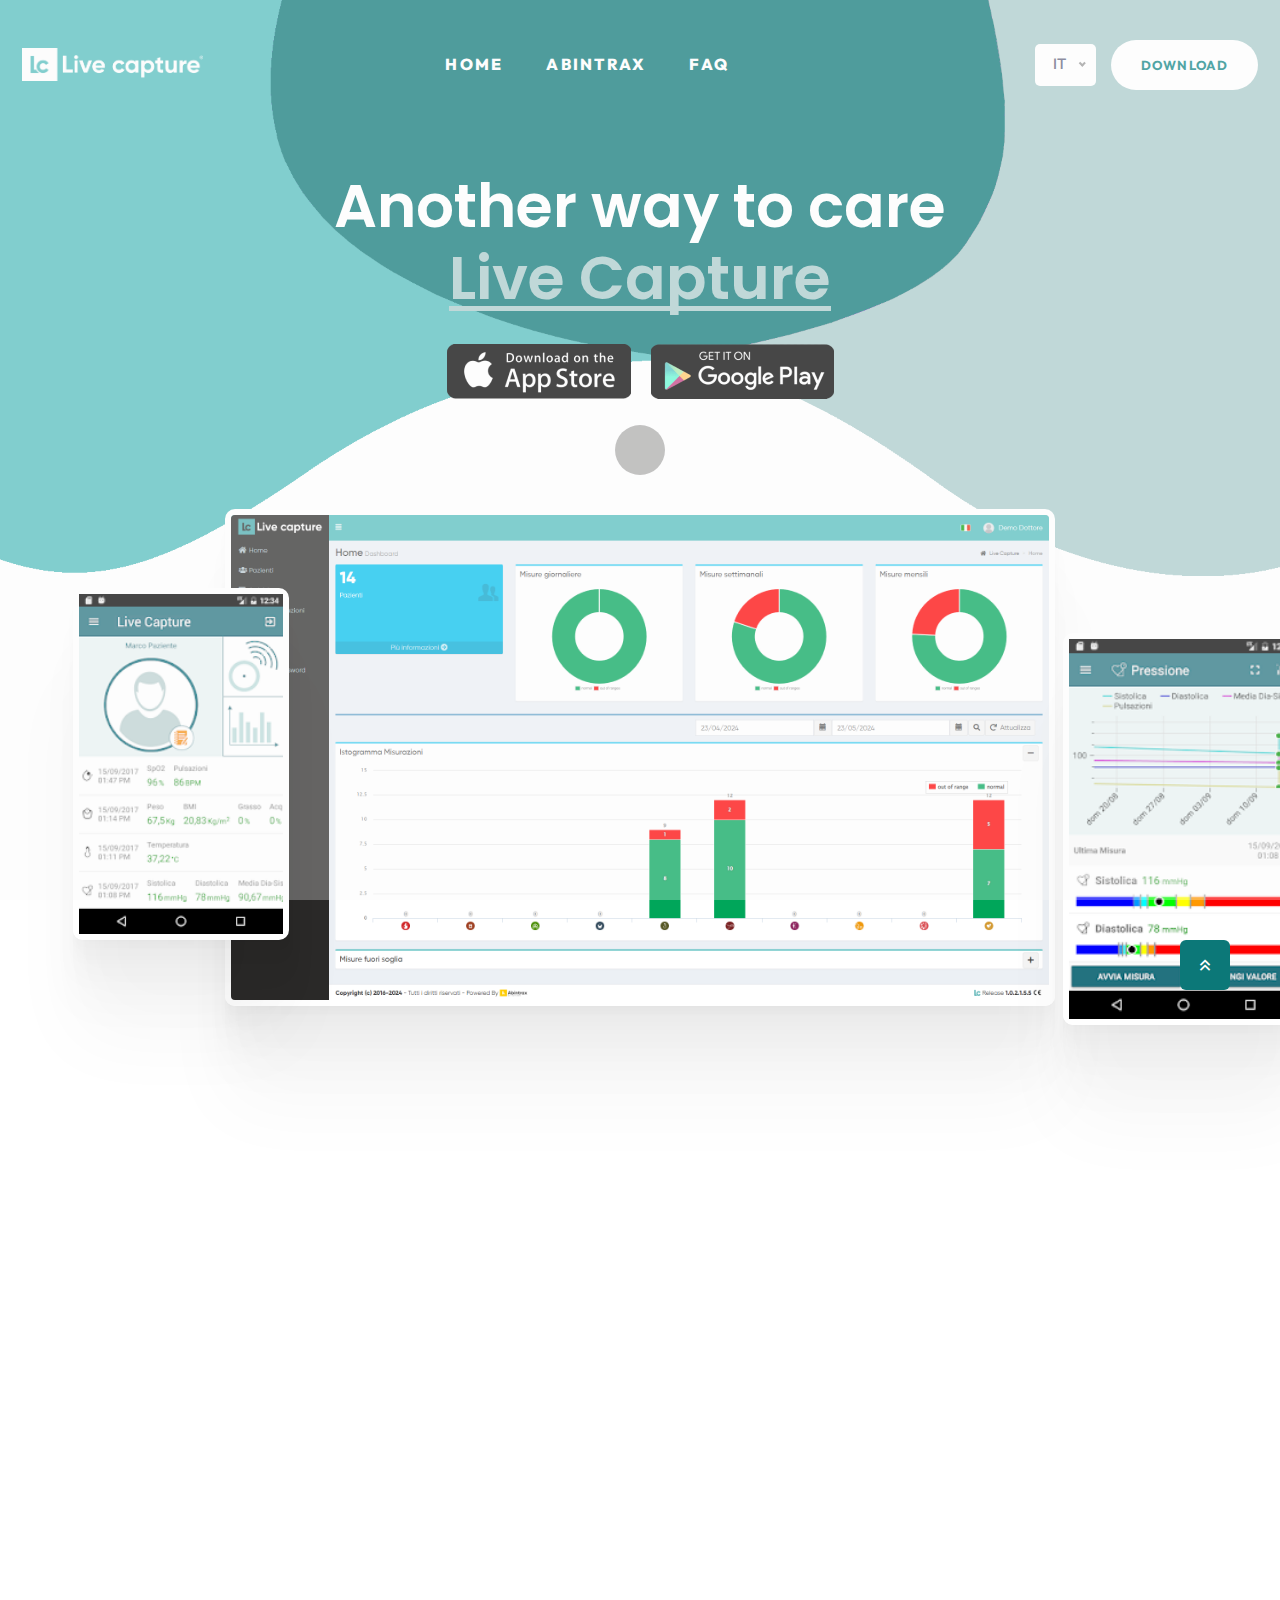
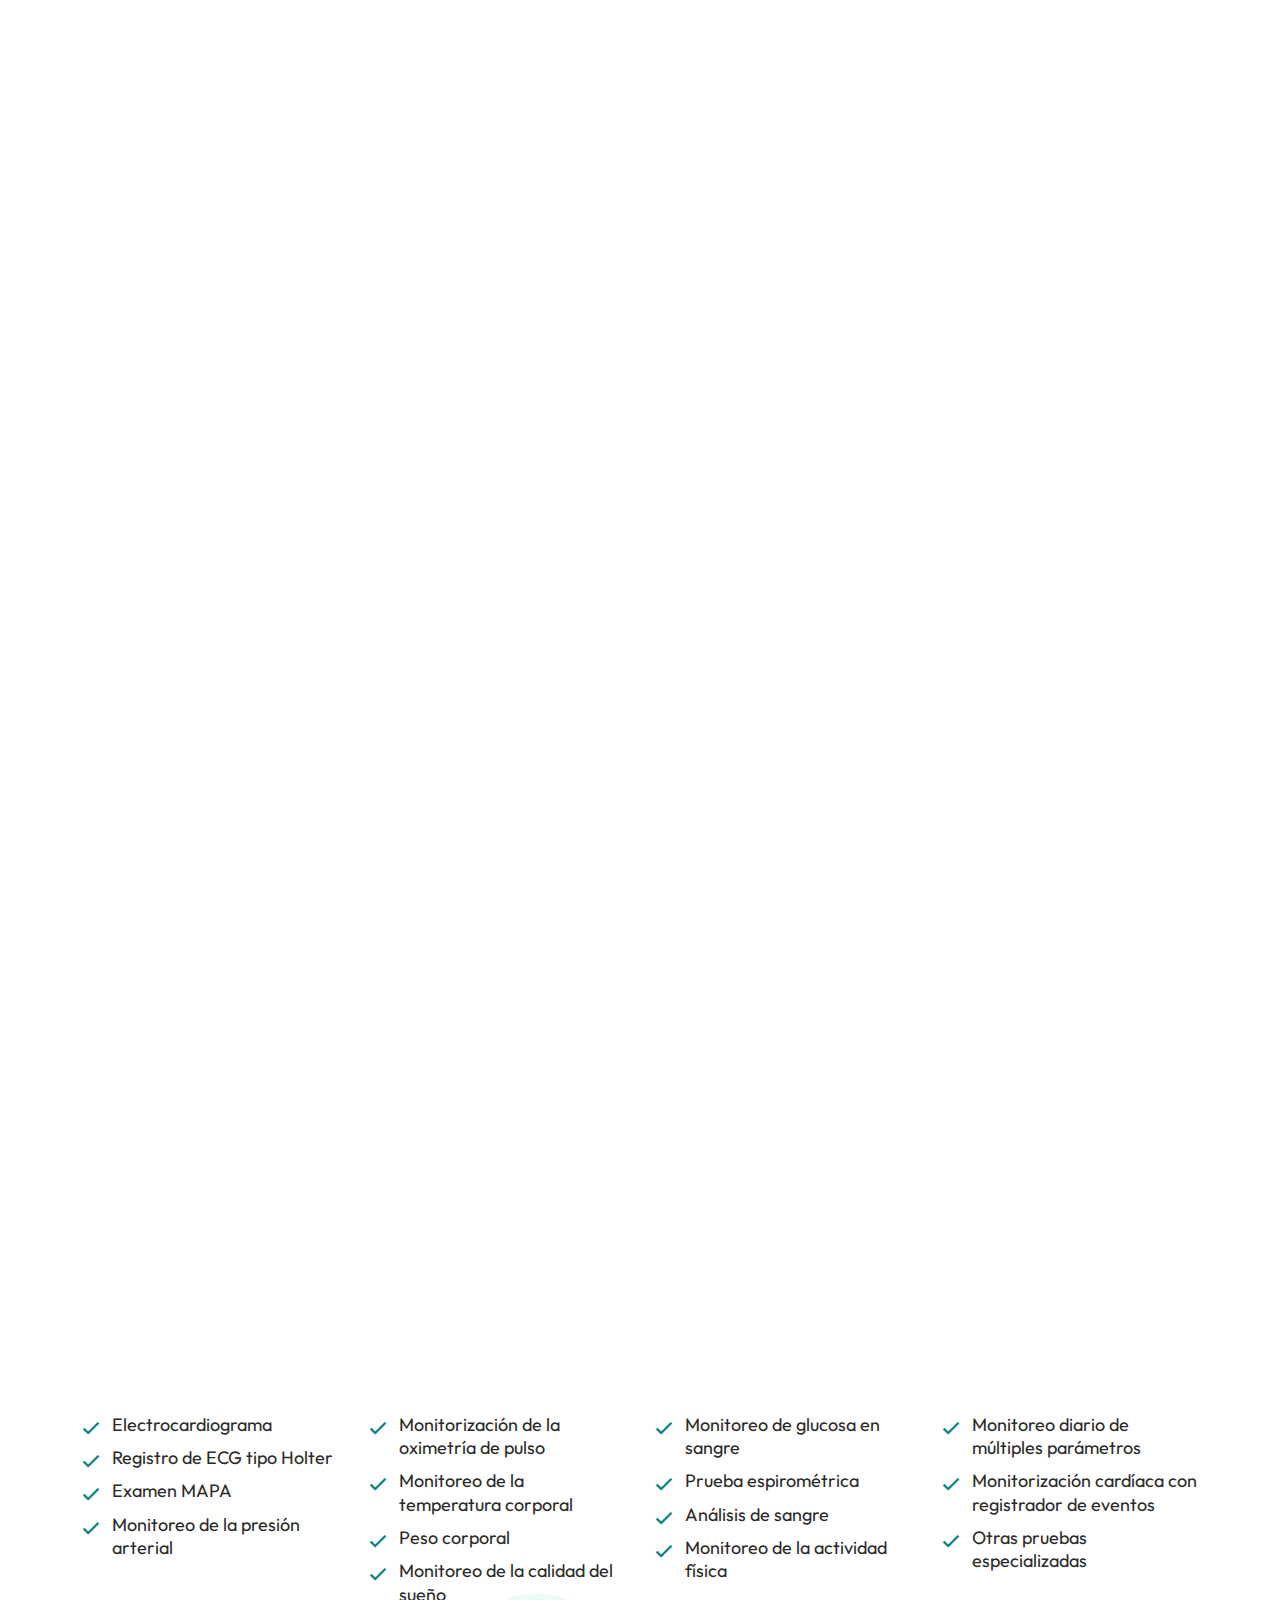
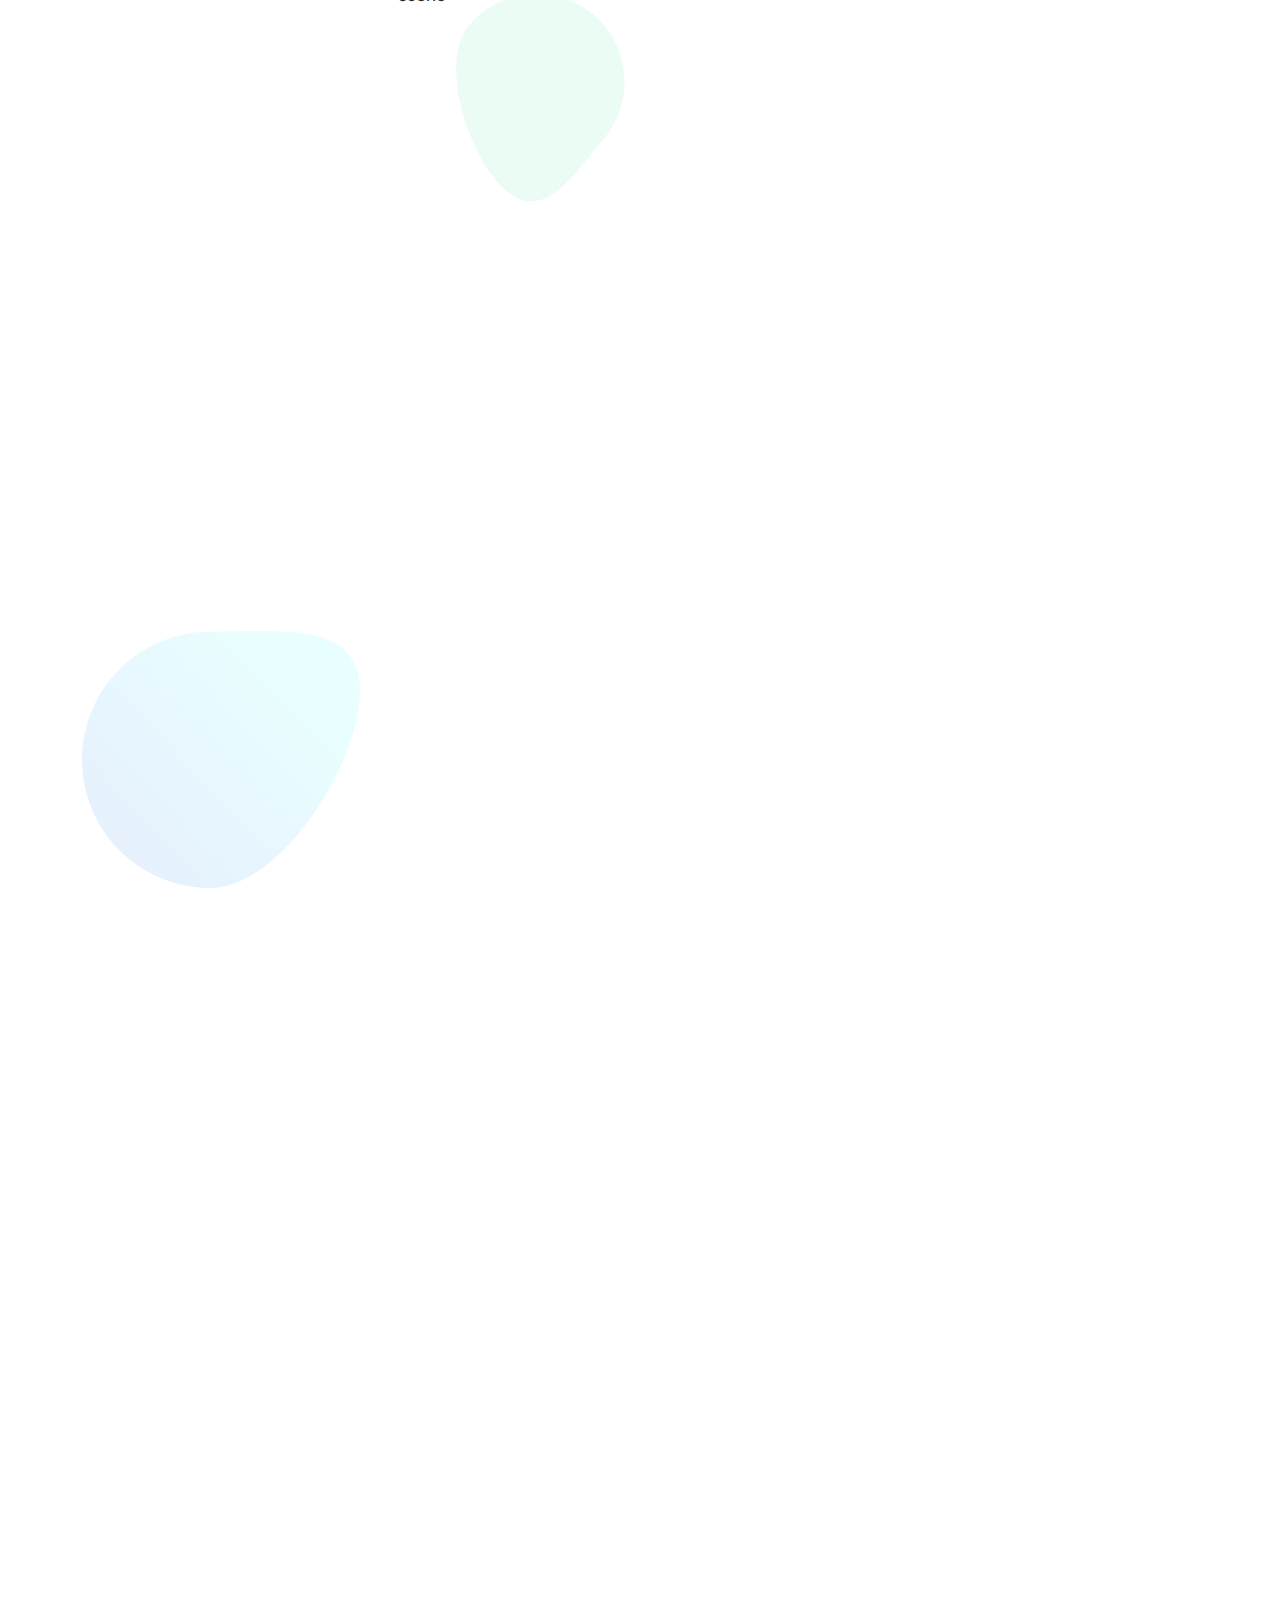
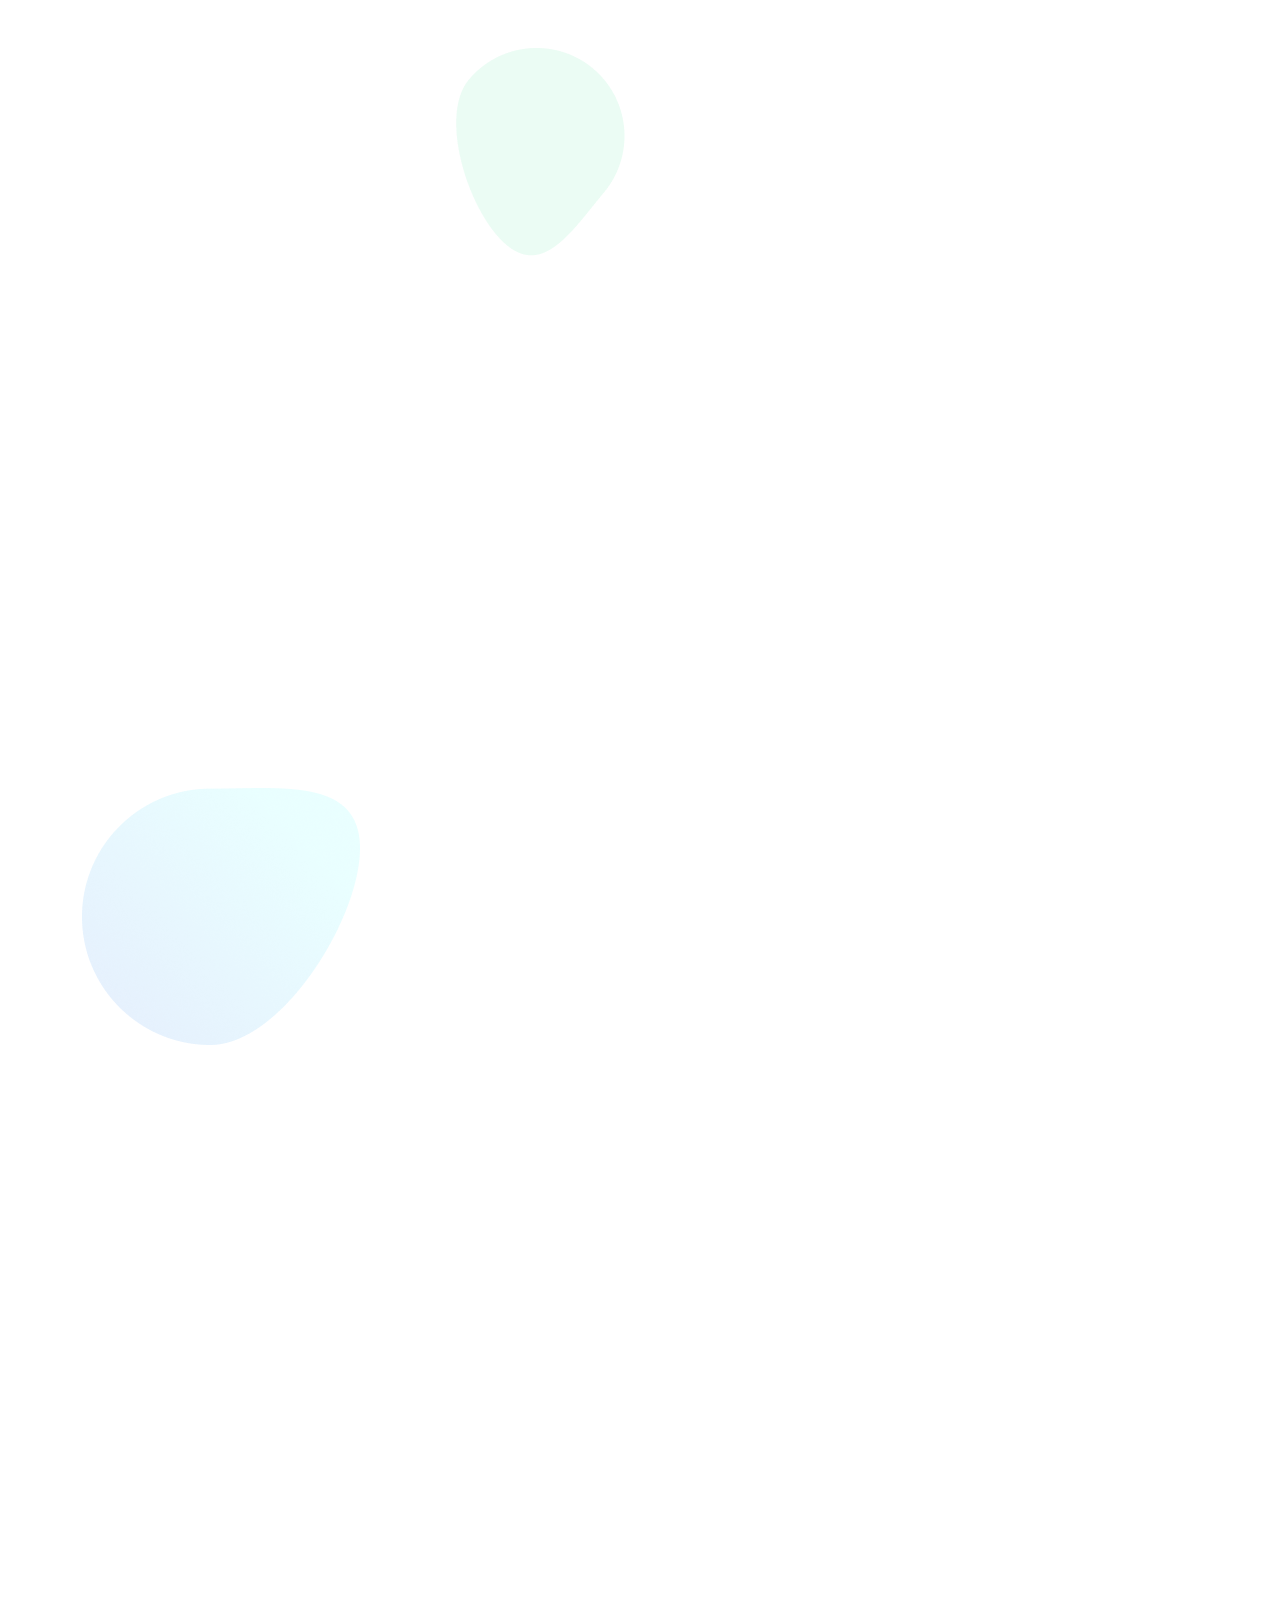
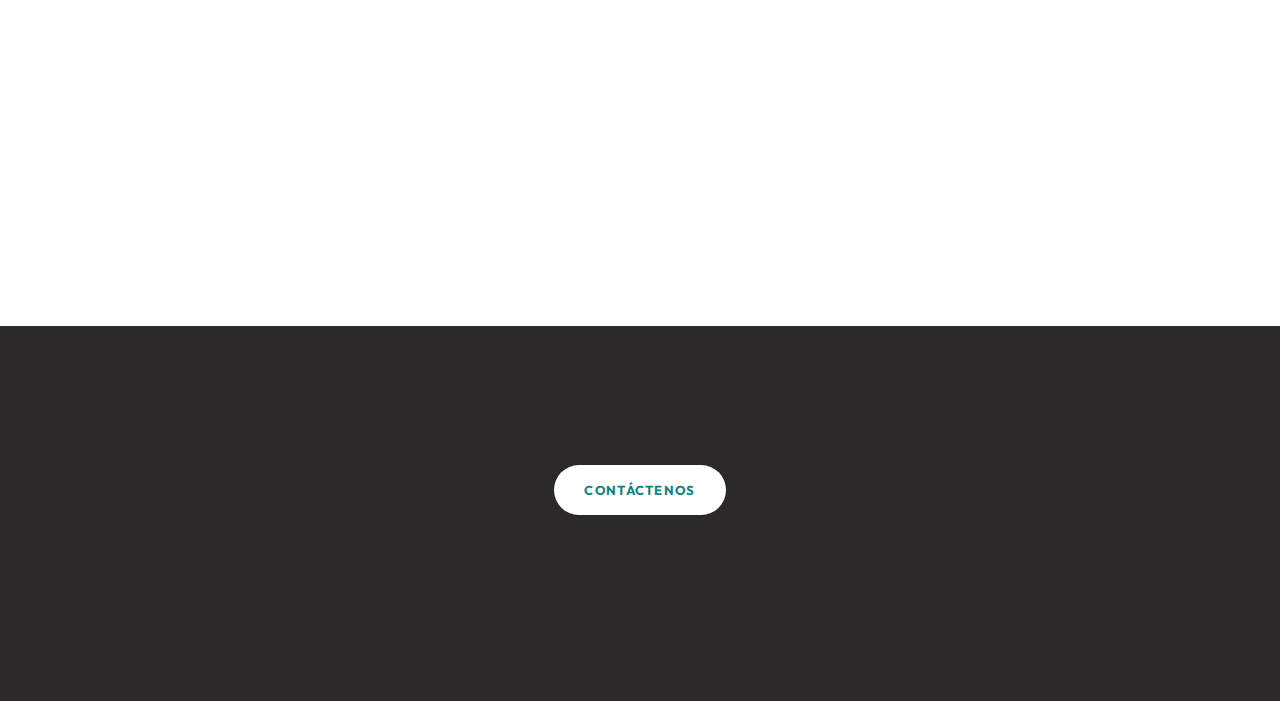
<file: es/index.html>
<!doctype html>
<html class="no-js" lang="zxx" xmlns="http://www.w3.org/1999/html">

<head>
    <meta charset="utf-8">
    <meta http-equiv="x-ua-compatible" content="ie=edge">
    <title>Live Capture</title>
    <meta name="description" content="">
    <meta name="viewport" content="width=device-width, initial-scale=1">

    <!-- Place favicon.ico in the root directory -->
    <link rel="shortcut icon" type="image/x-icon" href="../assets/img/logo/LC.png">

    <!-- CSS here -->
    <link rel="stylesheet" href="../../assets/css/bootstrap.min.css">
    <link rel="stylesheet" href="../../assets/css/animate.css">
    <link rel="stylesheet" href="../../assets/css/custom-animation.css">
    <link rel="stylesheet" href="../../assets/css/swiper-bundle.css">
    <link rel="stylesheet" href="../../assets/css/slick.css">
    <link rel="stylesheet" href="../../assets/css/nice-select.css">
    <link rel="stylesheet" href="../../assets/css/flaticon.css">
    <link rel="stylesheet" href="../../assets/css/meanmenu.css">
    <link rel="stylesheet" href="../../assets/css/font-awesome-pro.css">
    <link rel="stylesheet" href="../../assets/css/magnific-popup.css">
    <link rel="stylesheet" href="../../assets/css/spacing.css">
    <link rel="stylesheet" href="../../assets/css/style.css">
</head>
<body>
<!-- preloader -->
<div id="preloader">
    <div class="preloader">
        <span></span>
    </div>
</div>
<!-- preloader end  -->
<!-- back-to-top-start  -->
<button class="scroll-top scroll-to-target" data-target="html">
    <i class="far fa-angle-double-up"></i>
</button>
<!-- back-to-top-end  -->

<header>
    <!-- tp-header-area-start -->
    <div id="header-sticky" class="tp-header__area tp-header__space-2 tp-header__transparent tp-header__menu-space">
        <div class="container-fluid">
            <div class="row align-items-center">
                <div class="col-xl-2 col-lg-2 col-md-6 col-6">
                    <div class="tp-header__logo">
                        <a href="#"><img src="../../assets/img/logo/Logo-Live-Capture-Bianco.png" alt="Live capture"
                                         class="img-fluid"></a>
                    </div>
                </div>
                <div class="col-xl-7 col-lg-7 d-none d-lg-block">
                    <div class="tp-header__main-menu">
                        <nav id="mobile-menu">
                            <ul>
                                <li><a href="https://healthlivecapture.com/">HOME</a></li>
                                <li><a href="https://abintrax.com/">ABINTRAX</a></li>
                                 <li><a href="faq.html">FAQ</a></li>
                            </ul>
                        </nav>
                    </div>
                </div>
                <div class="col-xl-3 col-lg-3 col-md-6 col-6">
                    <div class="tp-header__right-two d-flex align-items-center justify-content-end">
                        <!-- Language Switcher -->
                        <div class="language-switcher">
                            <select id="language-switcher" onchange="window.location.href=this.value;">
                                <option value="../index.html" selected>IT</option> <!-- Versione italiana -->
                                <option value="/en/">EN</option> <!-- Versione spagnola --> 
                            </select>
                        </div>
                        <a class="tp-btn d-none d-md-block"
                           href="https://abintrax.com/download/"><span>Download</span></a>
                        <a class="tp-header__bars tp-menu-bar d-lg-none" href="#"><i class="far fa-bars"></i></a>
                    </div>
                </div>
            </div>
        </div>
    </div>
    <!-- tp-header-area-end -->
</header>

<!-- tp-offcanvus-area-start -->
<main class="tp-offcanvas-area">
    <div class="tpoffcanvas">
        <div class="tpoffcanvas__close-btn">
            <button class="close-btn"><i class="fal fa-times"></i></button>
        </div>
        <div class="tpoffcanvas__logo">
            <a href="index.html">
                <img src="../assets/img/logo/Logo-Live-Capture-Bianco.png" alt="Live Capture">
            </a>
        </div>
        <div class="tpoffcanvas__text">
            <p>¿Quieres ponerte en contacto con nosotros?</p>
        </div>
        <div class="mobile-menu"></div>
        <div class="tpoffcanvas__info">
            <h3 class="offcanva-title">Contactos</h3>
            <div class="tp-info-wrapper mb-20 d-flex align-items-center">
                <div class="tpoffcanvas__info-icon">
                    <a href="#"><i class="fal fa-envelope"></i></a>
                </div>
                <div class="tpoffcanvas__info-address">
                    <span>Correo electrónico</span>
                    <a href="info@abintrax.com">info@abintrax.com</a>
                </div>
            </div>
            <div class="tp-info-wrapper mb-20 d-flex align-items-center">
                <div class="tpoffcanvas__info-icon">
                    <a href="#"><i class="fal fa-phone-alt"></i></a>
                </div>
                <div class="tpoffcanvas__info-address">
                    <span>
                        Teléfono</span>
                    <a href="tel:+39 080 2149700">+39 080 2149700</a>
                </div>
            </div>
            <div class="tp-info-wrapper mb-20 d-flex align-items-center">
                <div class="tpoffcanvas__info-icon">
                    <a href="#"><i class="fas fa-map-marker-alt"></i></a>
                </div>
                <div class="tpoffcanvas__info-address">
                    <span>Donde estamos</span>
                    <a href="" target="_blank">Via Marina del Mondo, 62
                        70043 Monopoli (BA)
                        Italia
                    </a>
                </div>
            </div>
        </div>
        <div class="tpoffcanvas__logo">
            <a href="https://abintrax.com/">
                <img src="../assets/img/logo/Logo%20Abintrax%20Bianco.png" alt="Live Capture">
            </a>
        </div>
    </div>
    <!-- tp-offcanvus-area-end -->
    <main>
        <div class="tp-header-bg">
            <img src="../assets/img/hero/hero-bg.png" alt="">
        </div>
        <!-- tp-slider-area-start -->
        <div class="tp-hero__area tp-hero__bg-2">
            <div class="container">
                <div class="row justify-content-center">
                    <div class="col-xl-9 col-12">
                        <div class="tp-hero__wrapper text-center">
                            <div class="tp-hero__content text-center">
                                <h2 class="tp-hero__title-lg " data-wow-duration=".9s" data-wow-delay=".3s">Another way
                                    to care<br> <span>Live Capture</span></h2>
                            </div>
                            <div class="tp-app__download pb-40 wow tpfadeUp" data-wow-duration=".9s"
                                 data-wow-delay=".5s">
                                <div class="tp-app__thumb-sm d-flex justify-content-center mt-30">
                                    <div class="tp-app__thumb-sm-1">
                                        <a href="https://apps.apple.com/it/app/live-capture/id1503478652"><img
                                                src="../assets/img/app/app-2.png" alt=""></a>
                                    </div>
                                    <div class="tp-app__thumb-sm-2">
                                        <a href="https://play.google.com/store/apps/details?id=com.abintrax.biomed.chroniccare&pli=1"><img
                                                src="../assets/img/app/app-3.png" alt=""></a>
                                    </div>
                                </div>
                            </div>
                            <div class="tp-hero__contact pb-70 wow tpfadeUp " data-wow-duration=".9s"
                                 data-wow-delay=".7s">
                                <!--                        <a href="contact.html">Different Platform? <b>Contact us</b></a>-->
                            </div>
                            <div class="tp-hero__thumb-2 p-relative">
                                <img class="wow tpfadeUp" data-wow-duration=".9s" data-wow-delay=".9s"
                                     src="../assets/img/live_capture.png" width="100%" alt="">
                                <div class="tp-hero__img-1 d-none d-lg-block ml-80">
                                    <img src="../assets/img/smartphone%20lv.webp" alt="" height="340">
                                </div>
                                <div class="tp-hero__img-2 d-none d-lg-block">
                                    <img src="../assets/img/smartphone%20lv-2.webp" alt="" height="380">
                                </div>
                            </div>
                        </div>
                    </div>
                </div>
            </div>
        </div>
        <!-- tp-slider-area-end -->
        <div class="tp-skill-area wow tpfadeUp mt-120" data-wow-duration=".7s" data-wow-delay=".7s">
            <div class="container">
                <div class="row">
                    <div class="col-xl-12">
                        <div class="amskill">
                            <div class="amskill__title">
                                <h3 class="am-skill-title">La solución profesional para los servicios sanitarios territoriales</h3>
                                <p class="pb-10"> Live Capture es la solución profesional para servicios de salud distribuidos, dedicada a la organización y prestación de servicios de diagnóstico y atención médica de primer nivel. El sistema permite realizar pruebas diagnósticas instrumentales e implementar fácilmente el plan de atención y seguimiento del paciente al recopilar una cantidad ilimitada de información clínica y permitir la medición de muchos parámetros vitales, que se almacenan en el PHR (Registro Personal de Salud) del paciente, accesible a través de la web y la aplicación móvil.
                                </p>
                                <p>El paciente puede acceder de forma autónoma a su PHR implementando su propio plan de tratamiento y autocontrol para compartir sus datos en tiempo real con su médico de confianza, con el apoyo constante de los centros médicos especializados. Un rincón de diagnóstico clínico de valor hospitalario disponible de forma inmediata y en todas partes, combinado con un plan de seguimiento y asistencia continua a domicilio nos permiten ofrecer servicios de asistencia completos.
                                </p>
                            </div>
                        </div>
                    </div>
                </div>
            </div>
        </div>
        <!-- tp-cta-area-start -->
        <div class="tp-cta__area wow tpfadeUp mt-180 mb-100 " data-wow-duration=".9s" data-wow-delay=".5s">
            <div class="container p-relative">
                <div class="tp-cta__thumb mt-20 text-center">
                    <img src="../assets/img/smartphone%20lv-1.webp" height="340" alt="">
                </div>
                <div class="tp-cta__thumb-2 d-none d-lg-block">
                    <img src="../assets/img/logo/LC_negativo.png" height="70" alt="">
                </div>
                <div class="tp-cta__bg grey-bg">
                    <div class="row">
                        <div class="col-xl-7 col-lg-8 col-md-12">
                            <div class="tp-cta__item-left">
                                <h5 class="tp-cta__title">UNA PLATAFORMA TECNOLÓGICA PROFESIONAL CREADA PARA POTENCIAR LA RED DE ATENCIÓN Y ASISTENCIA PRIMARIA</h5>
                            </div>
                        </div>
                    </div>
                </div>
            </div>
        </div>
        <div class="container">
            <div class="row">
                <div class="col-12">
                    <div class="tp-brand__section text-center pb-20 wow tpfadeUp" data-wow-duration=".9s"
                         data-wow-delay=".3s">
                        <h2 class="tp-brand__title">Para quién es:</h2>
                    </div>
                </div>
            </div>
        </div>
        <div class="tp-project__area tp-project__border pt-40 pb-90">
            <div class="container">
                <div class="row">
                    <div class="col-xl-6 col-lg-6 wow tpfadeLeft" data-wow-duration=".9s" data-wow-delay=".5s">
                        <div id="project" class="tp-project__item mb-30">
                            <div class="tp-project__thumb fix">
                                <a href="professionisti.html"><img src="../assets/img/professionisti-pic.png" alt="specialisti"></a>
                            </div>
                            <div class="tp-project__content">
                                <h3 class="tp-project__title"><a href="professionisti.html">PROFESIONALES</a></h3>
                                <p>CONSULTORIOS AMBULATORIOS – CLÍNICAS – TRABAJADORES DE SALUD</p>

                                <a href="professionisti.html">
                                    <button type="button" class="btn btn-outline-success">TU DESCUBRES</button>
                                </a>
                            </div>
                        </div>
                    </div>
                    <div class="col-xl-6 col-lg-6 wow tpfadeRight" data-wow-duration=".9s" data-wow-delay=".7s">
                        <div class="tp-project__item mb-30">
                            <div class="tp-project__thumb fix">
                                <a href="enti.html"><img src="../assets/img/ENTI.png"
                                                                alt="architettura territoriale"></a>
                            </div>
                            <div class="tp-project__content">
                                <h3 class="tp-project__title"><a href="enti.html">ENTIDAD</a></h3>
                                <p>ORGANISMOS Y ORGANIZACIONES PÚBLICAS </p>
                                <a href="enti.html">
                                    <button type="button" class="btn btn-outline-success">TU DESCUBRES</button>
                                </a>
                            </div>
                        </div>
                    </div>
                </div>
            </div>
        </div>
        <!-- tp-cta-area-end -->
        <div class="tp-brand__area tp-brand__space mb-30 mt-30">
            <div class="container">
                <div class="row">
                    <div class="col-12">
                        <div class="tp-brand__section text-center pb-45 wow tpfadeUp" data-wow-duration=".9s"
                             data-wow-delay=".3s">
                            <h2 class="tp-brand__title">Exámenes clínicos con captura en vivo <span class="text-4xl">🤝</span>
                            </h2>
                        </div>
                    </div>
                </div>
                <div class="row feature-bottom-space">
                    <div class="col-xl-3 col-lg-3">
                        <div class="amfeature">
                            <div class="amfeature__item">
                                <!--                     <h4 class="am-skill-sm-title">Skills</h4>-->
                            </div>
                            <div class="amfeature__list">
                                <ul>
                                    <li><i class="fal fa-check"></i> Electrocardiograma</li>
                                    <li><i class="fal fa-check"></i> Registro de ECG tipo Holter</li>
                                    <li><i class="fal fa-check"></i> Examen MAPA</li>
                                    <li><i class="fal fa-check"></i> Monitoreo de la presión arterial</li>
                                </ul>
                            </div>
                        </div>
                    </div>
                    <div class="col-xl-3 col-lg-3">
                        <div class="amfeature am-fea-space">
                            <div class="amfeature__item">
                                <!--                     <h4 class="am-skill-sm-title">Education</h4>-->
                            </div>
                            <div class="amfeature__list">
                                <ul>
                                    <li><i class="fal fa-check"></i>Monitorización de la oximetría de pulso</li>
                                    <li><i class="fal fa-check"></i>Monitoreo de la temperatura corporal</li>
                                    <li><i class="fal fa-check"></i>Peso corporal</li>
                                    <li><i class="fal fa-check"></i>Monitoreo de la calidad del sueño</li>
                                </ul>
                            </div>
                        </div>
                    </div>
                    <div class="col-xl-3 col-lg-3">
                        <div class="amfeature am-fea-space-2">
                            <div class="amfeature__item">
                                <!--                     <h4 class="am-skill-sm-title">Awards</h4>-->
                            </div>
                            <div class="amfeature__list">
                                <ul>
                                    <li><i class="fal fa-check"></i>Monitoreo de glucosa en sangre</li>
                                    <li><i class="fal fa-check"></i>Prueba espirométrica</li>
                                    <li><i class="fal fa-check"></i>Análisis de sangre</li>
                                    <li><i class="fal fa-check"></i>Monitoreo de la actividad física</li>
                                </ul>
                            </div>
                        </div>
                    </div>
                    <div class="col-xl-3 col-lg-3">
                        <div class="amfeature am-fea-space-2">
                            <div class="amfeature__item">
                                <!--                     <h4 class="am-skill-sm-title">Awards</h4>-->
                            </div>
                            <div class="amfeature__list">
                                <ul>
                                    <li><i class="fal fa-check"></i>Monitoreo diario de múltiples parámetros</li>
                                    <li><i class="fal fa-check"></i>Monitorización cardíaca con registrador de eventos</li>
                                    <li><i class="fal fa-check"></i>Otras pruebas especializadas</li>
                                </ul>
                            </div>
                        </div>
                    </div>
                </div>
            </div>
        </div>
        <div class="tp-platform__area pb-100 mt-50 ">
            <div class="container">
                <div class="row align-items-center">
                    <div class="col-xl-6 col-lg-6">
                        <div class="tp-platform__wrapper p-relative">
                            <div class="tp-platform__shape-1">
                                <img src="../assets/img/platform/pf-3.png" alt="">
                            </div>
                            <div class="tp-platform__shape-2">
                                <img src="../assets/img/platform/pf-4.png" alt="">
                            </div>
                            <div class="tp-platform__thumb z-index wow tpfadeLeft" data-wow-duration=".9s"
                                 data-wow-delay=".5s">
                                <img src="../assets/img/lv_videocall.png" class="img-fluid" height="480" alt="">
                            </div>
                        </div>
                    </div>
                    <div class="col-xl-6 col-lg-6 wow tpfadeRight" data-wow-duration=".9s" data-wow-delay=".8s">
                        <div class="tp-platform__content pl-40">
                            <h3 class="tp-section-title-sm pb-25">Nuevas oportunidades para los actores locales de la salud</h3>
                            <p class="pb-25">Realizar pruebas clínicas instrumentales y ofrecer servicios diagnósticos de forma sencilla, eficaz y segura. Proporcionar servicios de seguimiento continuo, incluyendo atención domiciliaria, con el fin de ofrecer un servicio clínico constante y de largo plazo. Accede a una plataforma colaborativa para trabajar en coordinación con tus compañeros. Realizar videovisitas y videoconsultas clínicas con pacientes y colegas.
                            </p>
                        </div>
                    </div>
                </div>
            </div>
        </div>
    </main>

    <!-- tp-account-area-start -->
    <div class="tp-account__area pt-60 pb-100 mt-100 mb-60">
        <div class="container">
            <div class="row align-items-center">
                <div class="col-xl-6 col-lg-6 wow tpfadeLeft" data-wow-duration=".9s" data-wow-delay=".5s">
                    <div class="tp-account__wrapper">
                        <div class="tp-account__section-box">
                            <h3 class="tp-section-title-sm pb-20">Monitoreo del hogar</h3>
                            <p>El sistema ABINTRAX Live Capture permite la implementación de servicios completos de Monitoreo Remoto de Pacientes Domiciliarios apoyados en servicios de teleasistencia a través de un Centro de Control y Centro Médico integrado por un equipo de médicos especialistas. </p>
                        </div>
                    </div>
                </div>
                <div class="col-xl-6 col-lg-6 wow tpfadeRight" data-wow-duration=".9s" data-wow-delay=".5s">
                    <div class="tp-account__thumb-wrapper p-relative">
                        <div class="tp-account__thumb text-center text-lg-end">
                            <img src="../assets/img/live_capture_4.png" alt="">
                        </div>
                        <div class="tp-account__sm-img-1 d-none d-md-block">
                            <img src="../assets/img/live_capture_6.png" height="300" alt="">
                        </div>
                        <div class="tp-account__sm-img-2 d-none d-md-block">
                            <img src="../assets/img/live_capture_3.png" height="250" alt="">
                        </div>
                    </div>
                </div>
            </div>
        </div>
    </div>
    <div class="tp-platform__area pb-100 mt-150 ">
        <div class="container">
            <div class="row align-items-center">
                <div class="col-xl-6 col-lg-6">
                    <div class="tp-platform__wrapper p-relative">
                        <div class="tp-platform__shape-1">
                            <img src="../assets/img/platform/pf-3.png" alt="">
                        </div>
                        <div class="tp-platform__shape-2">
                            <img src="../assets/img/platform/pf-4.png" alt="">
                        </div>
                        <div class="tp-platform__thumb z-index wow tpfadeLeft" data-wow-duration=".9s"
                             data-wow-delay=".5s">
                            <img src="../assets/img/Live%20Capture_BR_Sanità.jpg" class="img-fluid" height="480" alt="">
                        </div>
                    </div>
                </div>
                <div class="col-xl-6 col-lg-6 wow tpfadeRight" data-wow-duration=".9s" data-wow-delay=".8s">
                    <div class="tp-platform__content pl-40">
                        <h3 class="tp-section-title-sm pb-25">Apoyo al paciente </h3>
                        <p class="pb-25">La tecnología tiene como objetivo ofrecer apoyo a los pacientes y sus familias, así como ofrecer una herramienta tecnológica para la recolección orgánica de información médica de los pacientes para apoyar a los médicos tratantes y otros actores del sistema de salud a través del monitoreo remoto de los signos vitales de las personas antes y/o después de la hospitalización, así como durante la atención domiciliaria en relación a enfermedades crónicas.</p>

                    </div>
                </div>
            </div>
        </div>
    </div>
    <!-- tp-platform-area-end -->
    <div id="feature-area" class="tp-feature__area  ">
        <div class="container">
            <div class="row">
                <div class="col-12">
                    <div class="tp-feature__section-box text-center mb-50">
                        <h3 class="tp-section-title wow tpfadeUp mb-100" data-wow-duration=".7s" data-wow-delay=".3s">
                            ¿Por qué elegir Live Capture?</h3>
                    </div>
                </div>
            </div>
            <div class="row">
                <div class="col-xl-6 col-lg-6 col-md-6 wow tpfadeUp" data-wow-duration=".7s" data-wow-delay=".5s">
                    <div class="tp-feature__item mb-30 text-center">
                        <div class="tp-feature__icon">
                            <img src="../assets/img/feature/fea-1.png" alt="">
                        </div>
                        <div class="tp-feature__content">
                            <h4 class="tp-feature__title-sm">MONITOREO CONSTANTE</h4>
                            <p>Un sistema avanzado de apoyo a la toma de decisiones que guía a los médicos en el seguimiento y tratamiento de patologías.</p>
                        </div>
                    </div>
                </div>
                <div class="col-xl-6 col-lg-6 col-md-6 wow tpfadeUp" data-wow-duration=".7s" data-wow-delay=".7s">
                    <div class="tp-feature__item mb-30 text-center">
                        <div class="tp-feature__icon">
                            <img src="../assets/img/feature/fea-2.png" alt="">
                        </div>
                        <div class="tp-feature__content">
                            <h4 class="tp-feature__title-sm">FÁCIL E INTUITIVO</h4>
                            <p>Los datos del paciente y la información clínica se organizan en una única plataforma utilizando paneles gráficos intuitivos, herramientas de análisis y sistemas de alerta.</p>
                        </div>
                    </div>
                </div>

                <div class="col-xl-6 col-lg-6 col-md-6 wow tpfadeUp" data-wow-duration=".7s" data-wow-delay="1s">
                    <div class="tp-feature__item mb-30 text-center">
                        <div class="tp-feature__icon">
                            <img src="../assets/img/feature/fea-4.png" alt="">
                        </div>
                        <div class="tp-feature__content">
                            <h4 class="tp-feature__title-sm">TOTALMENTE BASADO EN LA WEB</h4>
                            <p>Visualice datos y tendencias e informe pruebas instrumentales directamente en la web accediendo desde cualquier dispositivo conectado a Internet.</p>
                        </div>
                    </div>
                </div>
                <div class="col-xl-6 col-lg-6 col-md-6 wow tpfadeUp" data-wow-duration=".7s" data-wow-delay="1.1s">
                    <div class="tp-feature__item mb-30 text-center">
                        <div class="tp-feature__icon">
                            <img src="../assets/img/feature/fea-5.png" alt="">
                        </div>
                        <div class="tp-feature__content">
                            <h4 class="tp-feature__title-sm">UNA SOLUCIÓN ÚNICA Y COMPLETA</h4>
                            <p>odo el proceso se puede gestionar a través de una tableta o un teléfono inteligente. No se requiere ningún dispositivo o aplicación de terceros.</p>
                        </div>
                    </div>
                </div>

            </div>
        </div>
    </div>
    </div>
    </div>
    </div>
    </div>
    </div>
</main>
<footer>
    <!-- tp-footer-area-start -->
    <div class="tp-footer__area theme-bg pt-60 pb-30 mt-20">
        <div class="container">
            <div class="row">
                <div class="col-xl-12">
                    <div class="tp-footer__content text-center">
                        <h3 class="tp-section-title text-white wow tpfadeUp" data-wow-duration=".9s"
                            data-wow-delay=".3s">¿Quieres recibir más información? 📥</h3>
                        <div class="tp-header__right-two d-flex align-items-center justify-content-center">
                            <a class="tp-btn d-none d-md-block"
                               href="https://abintrax.com/contattaci/"><span>Contáctenos
                                </span></a>
                            <a class="tp-header__bars tp-menu-bar d-lg-none" href="#"><i class="far fa-bars"></i></a>
                        </div>
                    </div>
                </div>
            </div>
        </div>
        <div class="tp-footer-bottom__area mt-50 wow tpfadeUp" data-wow-duration=".9s" data-wow-delay=".9s">
            <div class="container">
                <div class="tp-footer-bottom__border-top pt-40">
                    <div class="row align-items-center">
                        <div class="col-xl-2 col-lg-2 col-md-6 col-12 order-2 order-lg-1 text-center text-md-start">
                            <div class="tp-footer-bottom__logo">
                                <a href="index.html"><img src="../assets/img/logo/LC_negativo.png" height="60" alt="live capture"></a>
                            </div>
                        </div>
                        <div class="col-xl-7 col-lg-7 col-md-12 col-12 order-1 order-lg-2 d-none d-sm-block">
                            <div class="d-flex align-items-center justify-content-center ml-100">
                                <img src="../assets/img/logo/Logo Abintrax Bianco.png" height="30" alt="abintrax">
                            </div>
                        </div>
                        <div class="col-xl-3 col-lg-3 col-md-6 col-12 order-2 order-lg-3 text-center text-md-end">
                            <div class="tp-footer-bottom__social">
                                <ul>
                                     <li><a href="faq.html">FAQ</a></li>
                                    <li><a href="https://it.linkedin.com/company/abintrax"><i
                                            class="fab fa-linkedin"></i></a></li>
                                    <li><a href="https://www.youtube.com/@abintraxs.r.l"><i class="fab fa-youtube"></i></a>
                                    </li>
                                    <li><a href="https://www.facebook.com/LiveCaptureAbintrax/"><i
                                            class="fab fa-facebook"></i></a></li>
                                </ul>
                            </div>
                        </div>
                    </div>
                </div>
            </div>
        </div>
    </div>
    <!-- tp-footer-area-end -->
</footer>

<!-- JS here -->
<script src="../assets/js/jquery.js"></script>
<script src="../assets/js/waypoints.js"></script>
<script src="../assets/js/bootstrap.bundle.min.js"></script>
<script src="../assets/js/swiper-bundle.js"></script>
<script src="../assets/js/slick.js"></script>
<script src="../assets/js/magnific-popup.js"></script>
<script src="../assets/js/counterup.js"></script>
<script src="../assets/js/wow.js"></script>
<script src="../assets/js/nice-select.js"></script>
<script src="../assets/js/meanmenu.js"></script>
<script src="../assets/js/isotope-pkgd.js"></script>
<script src="../assets/js/imagesloaded-pkgd.js"></script>
<script src="../assets/js/ajax-form.js"></script>
<script src="../assets/js/main.js"></script>

</body>

</html>
</file>
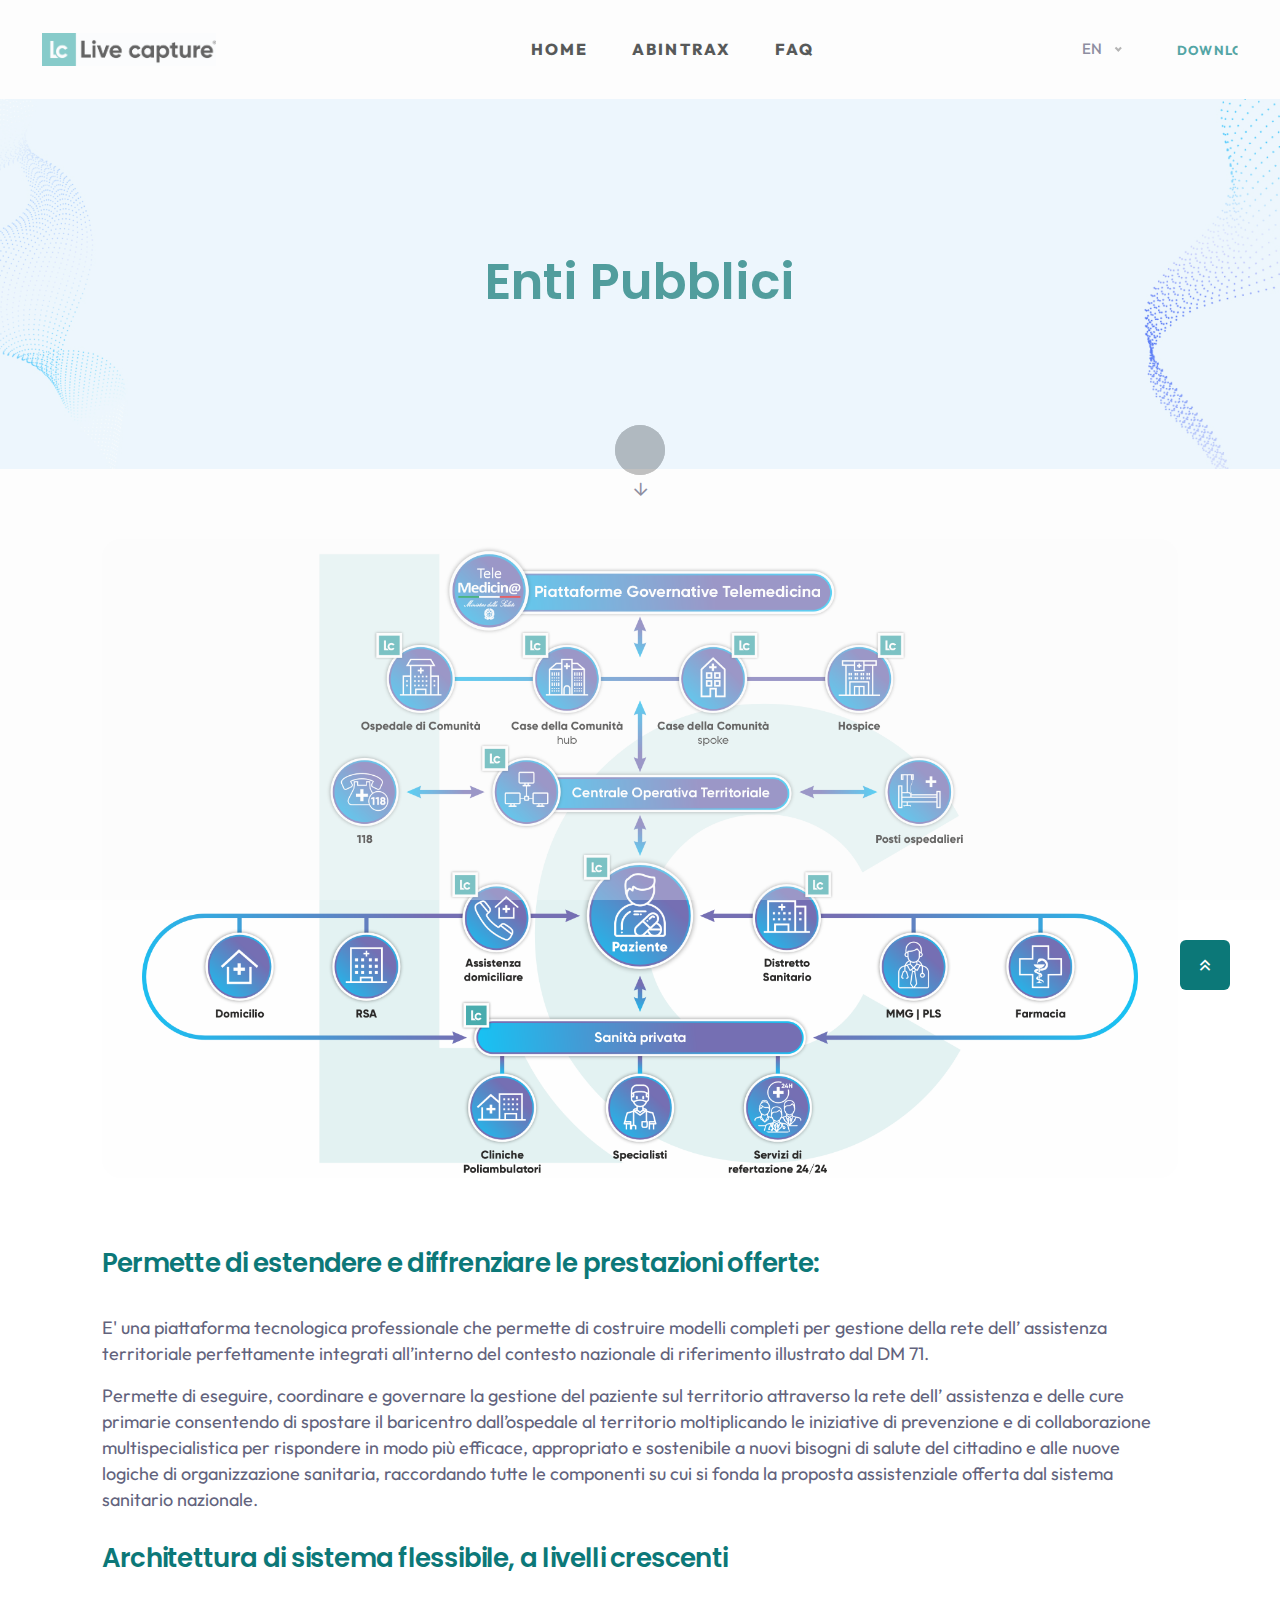
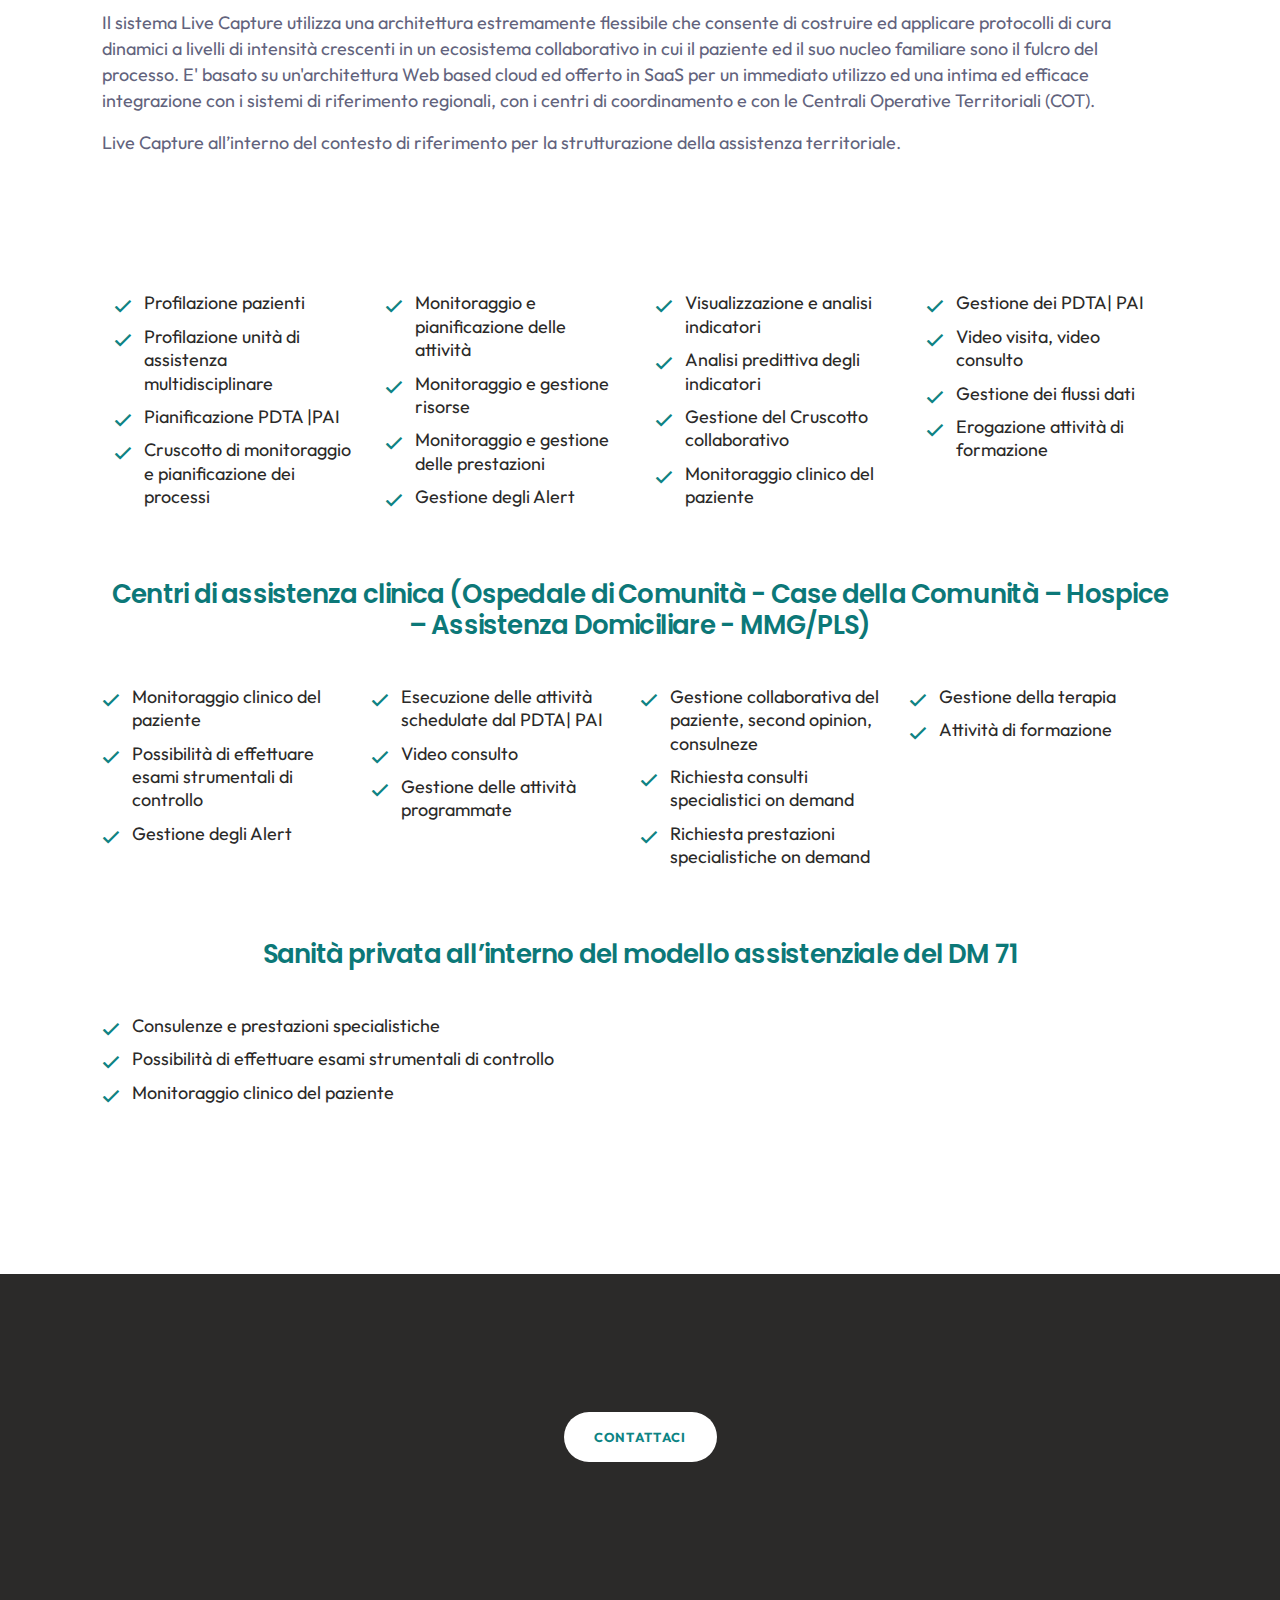
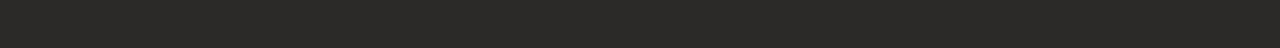
<file: enti.html>
<!doctype html>
<html class="no-js" lang="zxx">

<head>
    <meta charset="utf-8">
    <meta http-equiv="x-ua-compatible" content="ie=edge">
    <title>Live Capture</title>
    <meta name="description" content="">
    <meta name="viewport" content="width=device-width, initial-scale=1">

    <!-- Place favicon.ico in the root directory -->
    <link rel="shortcut icon" type="image/x-icon" href="assets/img/logo/LC.png">

    <!-- CSS here -->
    <link rel="stylesheet" href="assets/css/bootstrap.min.css">
    <link rel="stylesheet" href="assets/css/animate.css">
    <link rel="stylesheet" href="assets/css/custom-animation.css">
    <link rel="stylesheet" href="assets/css/swiper-bundle.css">
    <link rel="stylesheet" href="assets/css/slick.css">
    <link rel="stylesheet" href="assets/css/nice-select.css">
    <link rel="stylesheet" href="assets/css/flaticon.css">
    <link rel="stylesheet" href="assets/css/meanmenu.css">
    <link rel="stylesheet" href="assets/css/font-awesome-pro.css">
    <link rel="stylesheet" href="assets/css/magnific-popup.css">
    <link rel="stylesheet" href="assets/css/spacing.css">
    <link rel="stylesheet" href="assets/css/style.css">
</head>

<body>

<!-- preloader -->
<div id="preloader">
    <div class="preloader">
        <span></span>
        <span></span>
    </div>
</div>
<!-- preloader end  -->

<!-- back-to-top-start  -->
<button class="scroll-top scroll-to-target" data-target="html">
    <i class="far fa-angle-double-up"></i>
</button>
<!-- back-to-top-end  -->


<header>

    <div id="header-sticky"
         class="tp-header__area tp-header__space-3 tp-header z-index-5 tp-header__bottom p-relative">
        <div class="container-fluid">
            <div class="row align-items-center">
                <div class="col-xl-2 col-lg-2 col-md-6 col-6">
                    <div class="tp-header__logo">
                        <a href="index.html"><img src="assets/img/logo/Logo_Live_Capture.jpg" alt="logo live capture"
                                                  class="img-fluid">
                        </a>
                    </div>
                </div>
                <div class="col-xl-8 col-lg-8 d-none d-lg-block">
                    <div class="tp-header__main-menu tp-header__black-menu tp-header__menu-3">
                        <nav id="mobile-menu">
                            <ul>
                                <li><a href="https://healthlivecapture.com/">HOME</a></li>
                                <li><a href="https://abintrax.com/">ABINTRAX</a></li>
                                <li><a href="faq.html">FAQ</a></li>
                            </ul>
                        </nav>
                    </div>
                </div>
                <div class="col-xl-2 col-lg-2 col-md-6 col-6">
                    <div class="tp-header__right-two d-flex align-items-center justify-content-end">

                        <div class="language-switcher">
                            <select id="language-switcher" onchange="changeLanguage()">
                                <option value="/en/enti.html" selected>EN</option>
                                <option value="/es/enti.html">ES</option>
                            </select>
                        </div>

                        <a class="tp-btn d-none d-md-block"
                           href="https://abintrax.com/download/"><span>Download</span></a>
                        <a class="tp-header__bars tp-menu-bar d-lg-none" href="#"><i class="far fa-bars"></i></a>
                    </div>
                </div>
            </div>
        </div>
    </div>

    <!-- tp-header-area-end -->
</header>

<!-- tp-offcanvus-area-start -->
<div class="tp-offcanvas-area">
    <div class="tpoffcanvas">
        <div class="tpoffcanvas__close-btn">
            <button class="close-btn"><i class="fal fa-times"></i></button>
        </div>
        <div class="tpoffcanvas__logo">
            <a href="index.html">
                <img src="assets/img/logo/Logo-Live-Capture-Bianco.png" alt="Live Capture">
            </a>
        </div>
        <div class="tpoffcanvas__text">
            <p>Vuoi metterti in contatto con noi?</p>
        </div>
        <div class="mobile-menu"></div>
        <div class="tpoffcanvas__info">
            <h3 class="offcanva-title">Contatti</h3>
            <div class="tp-info-wrapper mb-20 d-flex align-items-center">
                <div class="tpoffcanvas__info-icon">
                    <a href="#"><i class="fal fa-envelope"></i></a>
                </div>
                <div class="tpoffcanvas__info-address">
                    <span>Email</span>
                    <a href="info@abintrax.com">info@abintrax.com</a>
                </div>
            </div>
            <div class="tp-info-wrapper mb-20 d-flex align-items-center">
                <div class="tpoffcanvas__info-icon">
                    <a href="#"><i class="fal fa-phone-alt"></i></a>
                </div>
                <div class="tpoffcanvas__info-address">
                    <span>Telefono</span>
                    <a href="tel:+39 080 2149700">+39 080 2149700</a>
                </div>
            </div>
            <div class="tp-info-wrapper mb-20 d-flex align-items-center">
                <div class="tpoffcanvas__info-icon">
                    <a href="#"><i class="fas fa-map-marker-alt"></i></a>
                </div>
                <div class="tpoffcanvas__info-address">
                    <span>Dove siamo</span>
                    <a href="" target="_blank">Via Marina del Mondo, 62
                        70043 Monopoli (BA)
                        Italia
                    </a>
                </div>
            </div>
        </div>
        <div class="tpoffcanvas__logo">
            <a href="https://abintrax.com/">
                <img src="assets/img/logo/Logo%20Abintrax%20Bianco.png" alt="Live Capture">
            </a>
        </div>
    </div>
</div>
<div class="body-overlay"></div>
<!-- tp-offcanvus-area-end -->

<main>

    <!-- breadcrumb area start -->
    <div class="breadcrumb__area breadcrumb-height p-relative grey-bg"
         data-background="assets/img/breadcrumb/breadcrumb.jpg">
        <div class="breadcrumb__scroll-bottom smooth">
            <i class="far fa-arrow-down"></i>
        </div>
        <div class="container">
            <div class="row">
                <div class="col-xxl-12">
                    <div class="breadcrumb__content text-center">
                        <h3 class="breadcrumb__title">Enti Pubblici
                        </h3>
                        <div class="breadcrumb__list">
                        </div>
                    </div>
                </div>
            </div>
        </div>
    </div>
    <!-- breadcrumb area end -->
    <div class="tp-project__area pt-50 pb-30">
        <div class="container">
            <div class="row">
                <div class="col-xl-12 col-lg-12 wow tpfadeLeft" data-wow-duration=".9s" data-wow-delay=".5s"
                     style="visibility: visible; animation-duration: 0.9s; animation-delay: 0.5s; animation-name: tpfadeLeft;">
                    <div class="tp-project__item mb-30">
                        <div class="tp-project__thumb fix">
                            <a href="enti.html"><img src="assets/img/Architettura%20Territoriale-2.png"
                                                     alt="grafico"></a>
                        </div>

                        <div class="row feature-bottom-space">
                            <div class="col-xl-12 col-lg-12">
                                <div class="amfeature">
                                    <div class="amfeature__item">
                                        <h4 class="tp-project__title mb-30">Permette di estendere e diffrenziare le
                                            prestazioni
                                            offerte:</h4>
                                        <p> E' una piattaforma tecnologica professionale che permette di
                                            costruire modelli completi per gestione della rete dell’ assistenza
                                            territoriale perfettamente integrati all’interno del contesto nazionale di
                                            riferimento illustrato dal DM 71.</p>

                                        <p> Permette di eseguire, coordinare e governare la gestione del
                                            paziente sul territorio attraverso la rete dell’ assistenza e delle cure
                                            primarie consentendo di spostare il baricentro dall’ospedale al territorio
                                            moltiplicando le iniziative di prevenzione e di collaborazione
                                            multispecialistica per rispondere in modo più efficace, appropriato e
                                            sostenibile a nuovi bisogni di salute del cittadino e alle nuove logiche di
                                            organizzazione sanitaria, raccordando tutte le componenti su cui si fonda la
                                            proposta assistenziale offerta dal sistema sanitario nazionale.</p>

                                        <h4 class="tp-project__title mb-30 mt-30">Architettura di sistema flessibile, a
                                            livelli
                                            crescenti</h4>

                                        <p>Il sistema Live Capture utilizza una architettura estremamente flessibile che
                                            consente di costruire ed applicare protocolli di cura dinamici a livelli di
                                            intensità crescenti in un ecosistema collaborativo in cui il paziente ed il
                                            suo nucleo familiare sono il fulcro del processo.
                                            E' basato su un'architettura Web based cloud ed offerto in SaaS per un
                                            immediato utilizzo ed una intima ed efficace integrazione con i sistemi di
                                            riferimento regionali, con i centri di coordinamento e con le Centrali
                                            Operative Territoriali (COT).</p>

                                        <p>Live Capture all’interno del contesto di riferimento per la strutturazione
                                            della assistenza territoriale. </p>
                                    </div>
                                    <div class="tp-brand__area tp-brand__space mt-30">
                                        <div class="container">
                                            <div class="row">
                                                <div class="col-12">
                                                    <div class="tp-brand__section text-center mt-30 wow tpfadeUp"
                                                         data-wow-duration=".9s"
                                                         data-wow-delay=".3s">
                                                        <h2 class="tp-project__title">Centrale Operativa Territoriale:
                                                        </h2>
                                                    </div>
                                                </div>
                                            </div>
                                            <div class="row feature-bottom-space">
                                                <div class="col-xl-3 col-lg-3">
                                                    <div class="amfeature">
                                                        <div class="amfeature__item">
                                                            <!--                     <h4 class="am-skill-sm-title">Skills</h4>-->
                                                        </div>
                                                        <div class="amfeature__list">
                                                            <ul>
                                                                <li><i class="fal fa-check"></i> Profilazione pazienti
                                                                </li>
                                                                <li><i class="fal fa-check"></i> Profilazione unità di
                                                                    assistenza multidisciplinare
                                                                </li>
                                                                <li><i class="fal fa-check"></i> Pianificazione PDTA
                                                                    |PAI
                                                                </li>
                                                                <li><i class="fal fa-check"></i> Cruscotto di
                                                                    monitoraggio e pianificazione dei processi
                                                                </li>
                                                            </ul>
                                                        </div>
                                                    </div>
                                                </div>
                                                <div class="col-xl-3 col-lg-3">
                                                    <div class="amfeature am-fea-space">
                                                        <div class="amfeature__item">
                                                            <!--                     <h4 class="am-skill-sm-title">Education</h4>-->
                                                        </div>
                                                        <div class="amfeature__list">
                                                            <ul>
                                                                <li><i class="fal fa-check"></i>Monitoraggio e
                                                                    pianificazione delle attività
                                                                </li>
                                                                <li><i class="fal fa-check"></i>Monitoraggio e gestione
                                                                    risorse
                                                                </li>
                                                                <li><i class="fal fa-check"></i>Monitoraggio e gestione
                                                                    delle prestazioni
                                                                </li>
                                                                <li><i class="fal fa-check"></i>Gestione degli Alert
                                                                </li>
                                                            </ul>
                                                        </div>
                                                    </div>
                                                </div>
                                                <div class="col-xl-3 col-lg-3">
                                                    <div class="amfeature am-fea-space-2">
                                                        <div class="amfeature__item">
                                                            <!--                     <h4 class="am-skill-sm-title">Awards</h4>-->
                                                        </div>
                                                        <div class="amfeature__list">
                                                            <ul>
                                                                <li><i class="fal fa-check"></i>Visualizzazione e
                                                                    analisi indicatori
                                                                </li>
                                                                <li><i class="fal fa-check"></i>Analisi predittiva degli
                                                                    indicatori
                                                                </li>
                                                                <li><i class="fal fa-check"></i>Gestione del Cruscotto
                                                                    collaborativo
                                                                </li>
                                                                <li><i class="fal fa-check"></i>Monitoraggio clinico del
                                                                    paziente
                                                                </li>
                                                            </ul>
                                                        </div>
                                                    </div>
                                                </div>
                                                <div class="col-xl-3 col-lg-3">
                                                    <div class="amfeature am-fea-space-2">
                                                        <div class="amfeature__item"></div>
                                                        <div class="amfeature__list">
                                                            <ul>
                                                                <li><i class="fal fa-check"></i>Gestione dei PDTA| PAI
                                                                </li>
                                                                <li><i class="fal fa-check"></i>Video visita, video
                                                                    consulto
                                                                </li>
                                                                <li><i class="fal fa-check"></i>Gestione dei flussi dati
                                                                </li>
                                                                <li><i class="fal fa-check"></i>Erogazione attività di
                                                                    formazione
                                                                </li>
                                                            </ul>
                                                        </div>
                                                    </div>
                                                </div>
                                            </div>
                                        </div>
                                    </div>
                                </div>
                            </div>
                            <div class="col-xl-12 col-lg-12">
                                <div class="amfeature am-fea-space">
                                    <div class="amfeature__item">
                                        <h4 class="tp-project__title text-center">Centri di assistenza clinica (Ospedale
                                            di Comunità
                                            - Case della Comunità – Hospice – Assistenza Domiciliare - MMG/PLS)
                                        </h4>
                                    </div>
                                </div>
                            </div>
                            <div class="row feature-bottom-space pb-30">
                                <div class="col-xl-3 col-lg-3">
                                    <div class="amfeature">
                                        <div class="amfeature__item">
                                        </div>
                                        <div class="amfeature__list">
                                            <ul>
                                                <li><i class="fal fa-check"></i> Monitoraggio clinico del paziente
                                                </li>
                                                <li><i class="fal fa-check"></i> Possibilità di effettuare esami
                                                    strumentali di controllo
                                                </li>
                                                <li><i class="fal fa-check"></i> Gestione degli Alert
                                                </li>

                                            </ul>
                                        </div>
                                    </div>
                                </div>
                                <div class="col-xl-3 col-lg-3">
                                    <div class="amfeature am-fea-space">
                                        <div class="amfeature__item">
                                        </div>
                                        <div class="amfeature__list">
                                            <ul>
                                                <li><i class="fal fa-check"></i> Esecuzione delle attività schedulate
                                                    dal PDTA| PAI
                                                </li>
                                                <li><i class="fal fa-check"></i> Video consulto
                                                </li>
                                                <li><i class="fal fa-check"></i> Gestione delle attività programmate
                                                </li>
                                                </li>
                                            </ul>
                                        </div>
                                    </div>
                                </div>
                                <div class="col-xl-3 col-lg-3">
                                    <div class="amfeature am-fea-space-2">
                                        <div class="amfeature__item">
                                        </div>
                                        <div class="amfeature__list">
                                            <ul>
                                                <li><i class="fal fa-check"></i> Gestione collaborativa del paziente,
                                                    second opinion, consulneze
                                                </li>
                                                <li><i class="fal fa-check"></i> Richiesta consulti specialistici on
                                                    demand
                                                </li>
                                                <li><i class="fal fa-check"></i> Richiesta prestazioni specialistiche on
                                                    demand
                                                </li>
                                            </ul>
                                        </div>
                                    </div>
                                </div>
                                <div class="col-xl-3 col-lg-3">
                                    <div class="amfeature am-fea-space-2">
                                        <div class="amfeature__item">
                                        </div>
                                        <div class="amfeature__list">
                                            <ul>
                                                <li><i class="fal fa-check"></i> Gestione della terapia
                                                </li>
                                                <li><i class="fal fa-check"></i> Attività di formazione
                                                </li>
                                            </ul>
                                        </div>
                                    </div>
                                </div>
                            </div>
                            <div class="col-xl-12 col-lg-12">
                                <div class="amfeature am-fea-space">
                                    <div class="amfeature__item">
                                        <h4 class="tp-project__title text-center">Sanità privata all’interno del modello
                                            assistenziale del DM 71
                                        </h4>
                                    </div>
                                </div>
                            </div>
                            <div class="row feature-bottom-space">
                                <div class="col-xl-12 col-lg-12">
                                    <div class="amfeature">
                                        <div class="amfeature__item">
                                        </div>
                                        <div class="amfeature__list">
                                            <ul>
                                                <li><i class="fal fa-check"></i> Consulenze e prestazioni specialistiche
                                                </li>
                                                <li><i class="fal fa-check"></i> Possibilità di effettuare esami
                                                    strumentali di controllo
                                                </li>
                                                <li><i class="fal fa-check"></i> Monitoraggio clinico del paziente
                                                </li>
                                            </ul>
                                        </div>
                                    </div>
                                </div>
                            </div>
                        </div>
                    </div>
                </div>
            </div>
        </div>
        <!-- exprience-area-start -->
        <div class="tp-skill-area wow tpfadeUp" data-wow-duration=".7s" data-wow-delay=".7s">
            <div class="container">
                <div class="row">
                    <div class="col-xl-12">
                    </div>
                </div>
            </div>
        </div>
        <!-- exprience-area-end -->
    </div>
</main>

<footer>
    <!-- tp-footer-area-start -->
    <div class="tp-footer__area theme-bg pt-60 pb-30 mt-20">
        <div class="container">
            <div class="row">
                <div class="col-xl-12">
                    <div class="tp-footer__content text-center">
                        <h3 class="tp-section-title text-white wow tpfadeUp" data-wow-duration=".9s"
                            data-wow-delay=".3s">Vuoi ricevere maggiori informazioni? 📥</h3>
                        <div class="tp-header__right-two d-flex align-items-center justify-content-center">
                            <a class="tp-btn d-none d-md-block"
                               href="https://abintrax.com/contattaci/"><span>Contattaci</span></a>
                            <a class="tp-header__bars tp-menu-bar d-lg-none" href="#"><i class="far fa-bars"></i></a>
                        </div>
                    </div>
                </div>
            </div>
        </div>
        <div class="tp-footer-bottom__area mt-50 wow tpfadeUp" data-wow-duration=".9s" data-wow-delay=".9s">
            <div class="container">
                <div class="tp-footer-bottom__border-top pt-40">
                    <div class="row align-items-center">
                        <div class="col-xl-2 col-lg-2 col-md-6 col-12 order-2 order-lg-1 text-center text-md-start">
                            <div class="tp-footer-bottom__logo">
                                <a href="index.html"><img src="assets/img/logo/LC_negativo.png" height="60" alt=""></a>
                            </div>
                        </div>
                        <div class="col-xl-7 col-lg-7 col-md-12 col-12 order-1 order-lg-2 d-none d-sm-block">
                            <div class="d-flex align-items-center justify-content-center ml-100">
                                <img src="assets/img/logo/Logo Abintrax Bianco.png" height="30" alt="">
                            </div>

                        </div>
                        <div class="col-xl-3 col-lg-3 col-md-6 col-12 order-2 order-lg-3 text-center text-md-end">
                            <div class="tp-footer-bottom__social">
                                <ul>
                                    <li><a href="faq.html">FAQ</a></li>
                                    <li><a href="https://it.linkedin.com/company/abintrax"><i
                                            class="fab fa-linkedin"></i></a></li>
                                    <li><a href="https://www.youtube.com/@abintraxs.r.l"><i class="fab fa-youtube"></i></a>
                                    </li>
                                    <li><a href="https://www.facebook.com/LiveCaptureAbintrax/"><i
                                            class="fab fa-facebook"></i></a></li>
                                </ul>
                            </div>
                        </div>
                    </div>
                </div>
            </div>
        </div>
    </div>
    <!-- tp-footer-area-end -->
</footer>

<!-- JS here -->
<script src="assets/js/jquery.js"></script>
<script src="assets/js/waypoints.js"></script>
<script src="assets/js/bootstrap.bundle.min.js"></script>
<script src="assets/js/swiper-bundle.js"></script>
<script src="assets/js/slick.js"></script>
<script src="assets/js/magnific-popup.js"></script>
<script src="assets/js/counterup.js"></script>
<script src="assets/js/wow.js"></script>
<script src="assets/js/nice-select.js"></script>
<script src="assets/js/meanmenu.js"></script>
<script src="assets/js/isotope-pkgd.js"></script>
<script src="assets/js/imagesloaded-pkgd.js"></script>
<script src="assets/js/ajax-form.js"></script>
<script src="assets/js/main.js"></script>


</body>

</html>


<script>
    function changeLanguage() {
        var language = document.getElementById("language-switcher").value;
        window.location.href = language;
    }
</script>
</file>
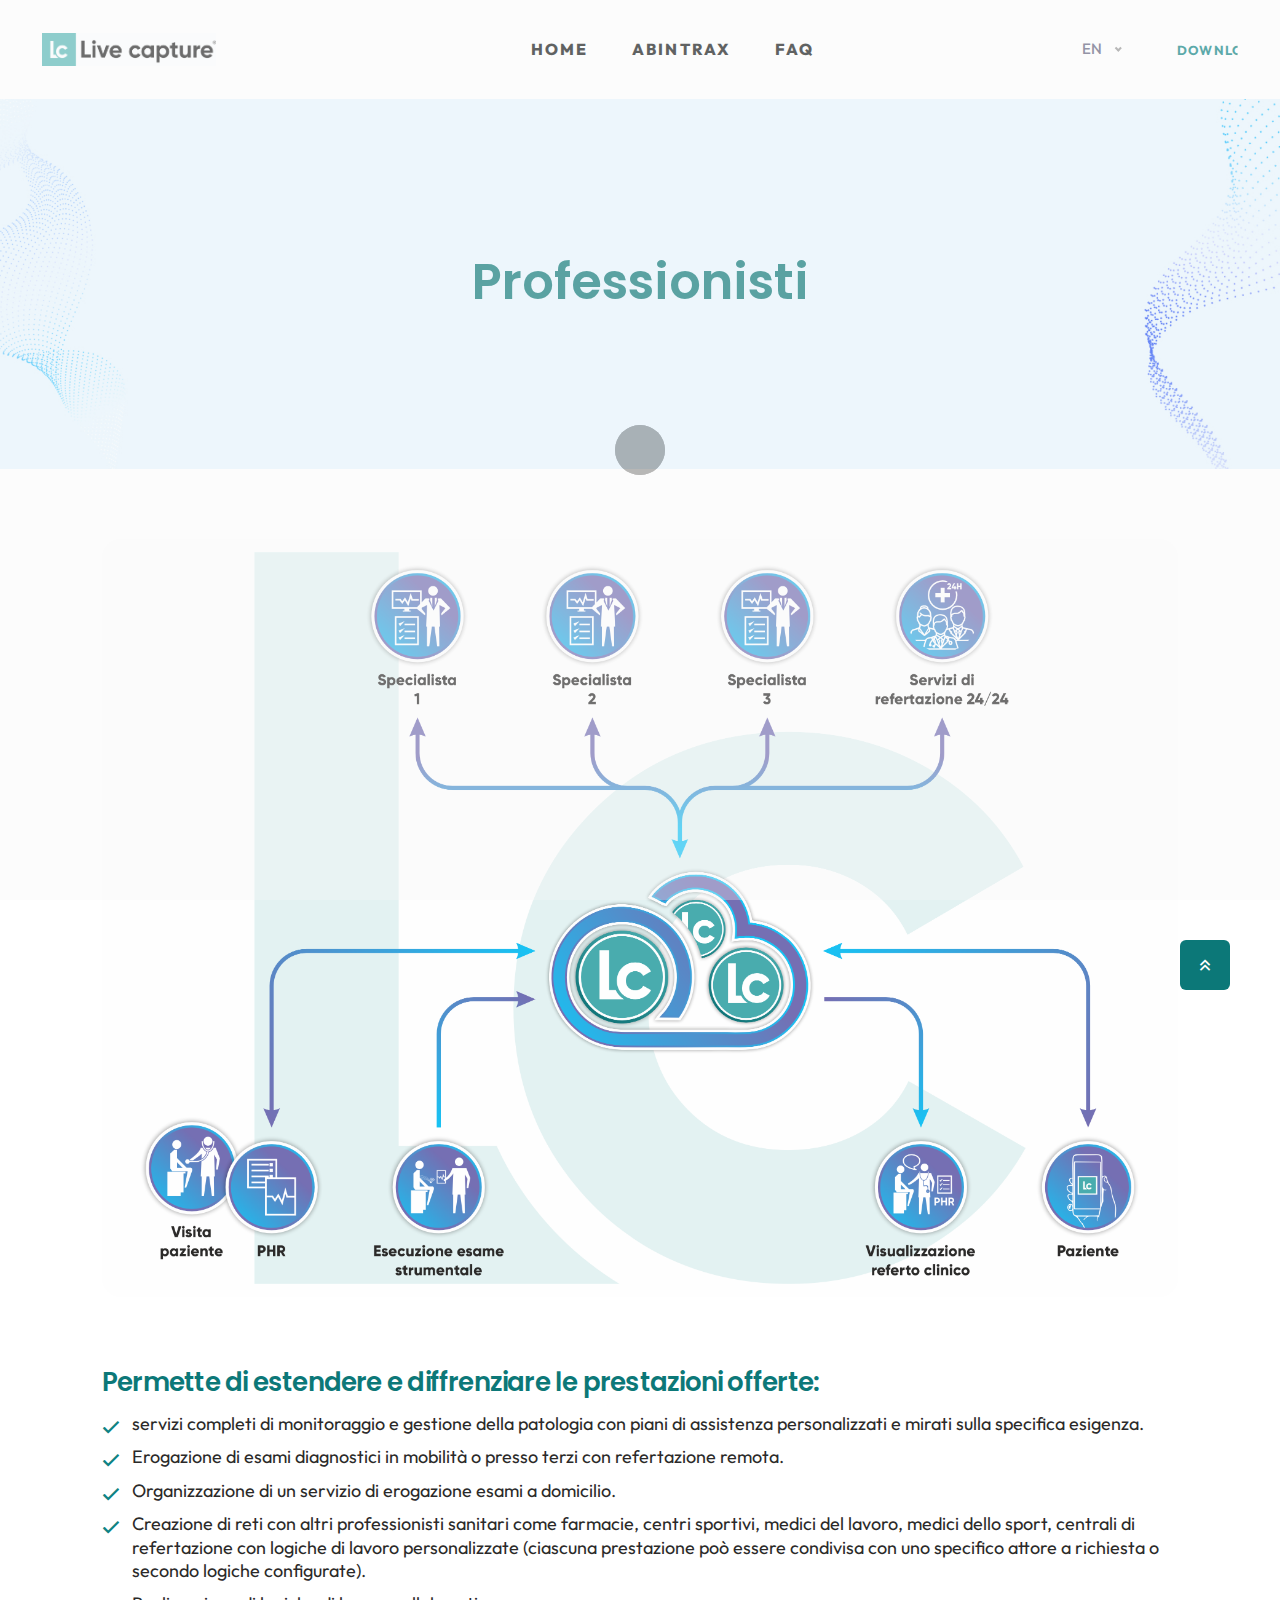
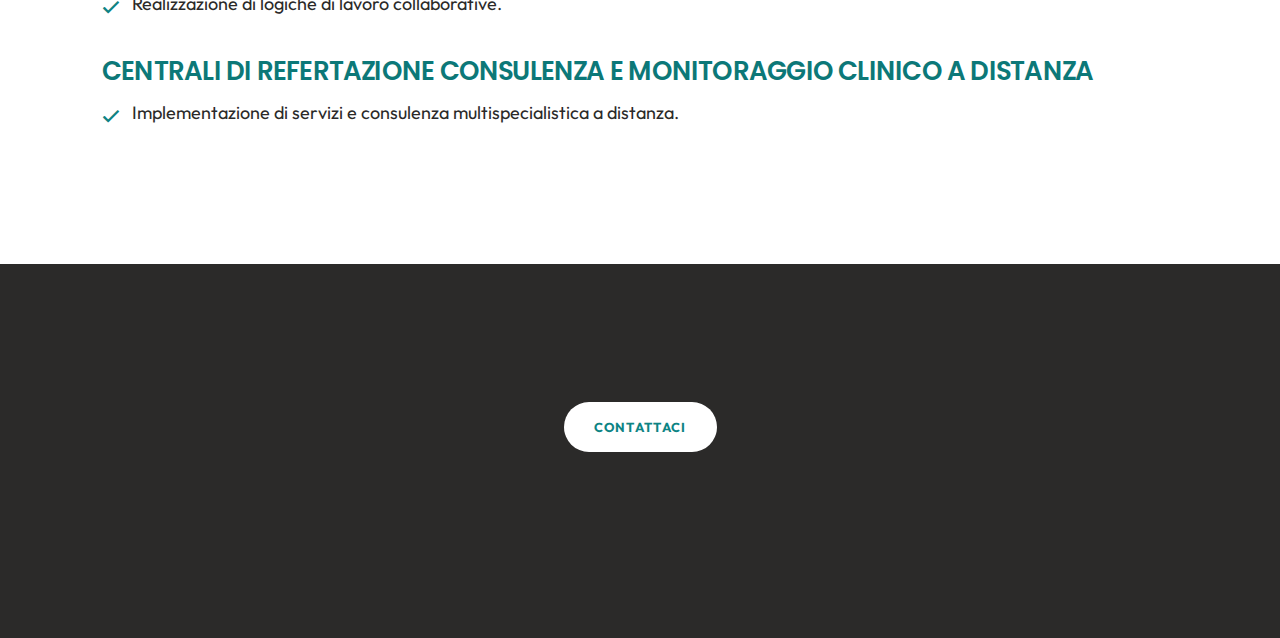
<file: professionisti.html>
<!doctype html>
<html class="no-js" lang="zxx">

<head>
    <meta charset="utf-8">
    <meta http-equiv="x-ua-compatible" content="ie=edge">
    <title>Live Capture</title>
    <meta name="description" content="">
    <meta name="viewport" content="width=device-width, initial-scale=1">

    <!-- Place favicon.ico in the root directory -->
    <link rel="shortcut icon" type="image/x-icon" href="assets/img/logo/LC.png">

    <!-- CSS here -->
    <link rel="stylesheet" href="assets/css/bootstrap.min.css">
    <link rel="stylesheet" href="assets/css/animate.css">
    <link rel="stylesheet" href="assets/css/custom-animation.css">
    <link rel="stylesheet" href="assets/css/swiper-bundle.css">
    <link rel="stylesheet" href="assets/css/slick.css">
    <link rel="stylesheet" href="assets/css/nice-select.css">
    <link rel="stylesheet" href="assets/css/flaticon.css">
    <link rel="stylesheet" href="assets/css/meanmenu.css">
    <link rel="stylesheet" href="assets/css/font-awesome-pro.css">
    <link rel="stylesheet" href="assets/css/magnific-popup.css">
    <link rel="stylesheet" href="assets/css/spacing.css">
    <link rel="stylesheet" href="assets/css/style.css">
</head>
<body>
<!-- preloader -->
<div id="preloader">
    <div class="preloader">
        <span></span>
        <span></span>
    </div>
</div>
<!-- preloader end  -->
<!-- back-to-top-start  -->
<button class="scroll-top scroll-to-target" data-target="html">
    <i class="far fa-angle-double-up"></i>
</button>
<!-- back-to-top-end  -->
<header>
    <div id="header-sticky"
         class="tp-header__area tp-header__space-3 tp-header z-index-5 tp-header__bottom p-relative">
        <div class="container-fluid">
            <div class="row align-items-center">
                <div class="col-xl-2 col-lg-2 col-md-6 col-6">
                    <div class="tp-header__logo">
                        <a href="index.html"><img src="assets/img/logo/Logo_Live_Capture.jpg" alt="logo live capture" class="img-fluid">
                        </a>
                    </div>
                </div>
                <div class="col-xl-8 col-lg-8 d-none d-lg-block">
                    <div class="tp-header__main-menu tp-header__black-menu tp-header__menu-3">
                        <nav id="mobile-menu">
                            <ul>
                                <li><a href="https://healthlivecapture.com/">HOME</a></li>
                                <li><a href="https://abintrax.com/">ABINTRAX</a></li>
                                 <li><a href="faq.html">FAQ</a></li>
                            </ul>
                        </nav>
                    </div>
                </div>
                <div class="col-xl-2 col-lg-2 col-md-6 col-6">
                    <div class="tp-header__right-two d-flex align-items-center justify-content-end">

                          <!-- Language Switcher -->
                          <div class="language-switcher">
                            <select id="language-switcher" onchange="changeLanguage()">
                                <option value="/en/professionisti.html" selected>EN</option>
                                <option value="/es/professionisti.html">ES</option>
                            </select>
                        </div>

                        <a class="tp-btn d-none d-md-block"
                           href="https://abintrax.com/download/"><span>Download</span></a>
                        <a class="tp-header__bars tp-menu-bar d-lg-none" href="#"><i class="far fa-bars"></i></a>
                    </div>
                </div>
            </div>
        </div>
    </div>
    <!-- tp-header-area-end -->
</header>
<!-- tp-offcanvus-area-start -->
<div class="tp-offcanvas-area">
    <div class="tpoffcanvas">
        <div class="tpoffcanvas__close-btn">
            <button class="close-btn"><i class="fal fa-times"></i></button>
        </div>
        <div class="tpoffcanvas__logo">
            <a href="index.html">
                <img src="assets/img/logo/Logo-Live-Capture-Bianco.png" alt="Live Capture">
            </a>
        </div>
        <div class="tpoffcanvas__text">
            <p>Vuoi metterti in contatto con noi?</p>
        </div>
        <div class="mobile-menu"></div>
        <div class="tpoffcanvas__info">
            <h3 class="offcanva-title">Contatti</h3>
            <div class="tp-info-wrapper mb-20 d-flex align-items-center">
                <div class="tpoffcanvas__info-icon">
                    <a href="#"><i class="fal fa-envelope"></i></a>
                </div>
                <div class="tpoffcanvas__info-address">
                    <span>Email</span>
                    <a href="info@abintrax.com">info@abintrax.com</a>
                </div>
            </div>
            <div class="tp-info-wrapper mb-20 d-flex align-items-center">
                <div class="tpoffcanvas__info-icon">
                    <a href="#"><i class="fal fa-phone-alt"></i></a>
                </div>
                <div class="tpoffcanvas__info-address">
                    <span>Telefono</span>
                    <a href="tel:+39 080 2149700">+39 080 2149700</a>
                </div>
            </div>
            <div class="tp-info-wrapper mb-20 d-flex align-items-center">
                <div class="tpoffcanvas__info-icon">
                    <a href="#"><i class="fas fa-map-marker-alt"></i></a>
                </div>
                <div class="tpoffcanvas__info-address">
                    <span>Dove siamo</span>
                    <a href="" target="_blank">Via Marina del Mondo, 62
                        70043 Monopoli (BA)
                        Italia
                    </a>
                </div>
            </div>
        </div>
        <div class="tpoffcanvas__logo">
            <a href="https://abintrax.com/">
                <img src="assets/img/logo/Logo%20Abintrax%20Bianco.png" alt="Live Capture">
            </a>
        </div>
    </div>
</div>
<div class="body-overlay"></div>
<!-- tp-offcanvus-area-end -->

<main>
    <!-- breadcrumb area start -->
    <div class="breadcrumb__area breadcrumb-height p-relative grey-bg"
         data-background="assets/img/breadcrumb/breadcrumb.jpg">
        <div class="breadcrumb__scroll-bottom smooth">
        </div>
        <div class="container">
            <div class="row">
                <div class="col-xxl-12">
                    <div class="breadcrumb__content text-center">
                        <h3 class="breadcrumb__title" >Professionisti
                            </h3>
                    </div>
                </div>
            </div>
        </div>
    </div>
    <!-- breadcrumb area end -->
    <div class="tp-project__area pt-50 pb-30">
        <div class="container">
            <div class="row">
                <div class="col-xl-12 col-lg-12 wow tpfadeLeft" data-wow-duration=".9s" data-wow-delay=".5s"
                     style="visibility: visible; animation-duration: 0.9s; animation-delay: 0.5s; animation-name: tpfadeLeft;">
                    <div class="tp-project__item mb-30">
                        <div class="tp-project__thumb fix">
                            <a href="professionisti.html"><img src="assets/img/Cloud-LC-1.png" alt=""></a>
                        </div>
                        <div class="row feature-bottom-space">
                            <div class="col-xl-12 col-lg-12">
                                <div class="amfeature">
                                    <div class="amfeature__item">
                                        <h4 class="tp-project__title">Permette di estendere e diffrenziare le prestazioni
                                            offerte:</h4>
                                    </div>
                                    <div class="amfeature__list">
                                        <ul>
                                            <li><i class="fal fa-check"></i> servizi completi di monitoraggio e gestione della
                                                patologia con piani di assistenza personalizzati e mirati sulla
                                                specifica esigenza.
                                            </li>
                                            <li><i class="fal fa-check"></i> Erogazione di esami diagnostici in mobilità o presso
                                                terzi con refertazione remota.
                                            </li>
                                            <li><i class="fal fa-check"></i> Organizzazione di un servizio di erogazione esami a
                                                domicilio.
                                            </li>
                                            <li><i class="fal fa-check"></i> Creazione di reti con altri professionisti sanitari
                                                come farmacie, centri sportivi, medici del lavoro, medici dello sport, centrali di
                                                refertazione con logiche di lavoro personalizzate (ciascuna prestazione poò essere
                                                condivisa con uno specifico attore a richiesta o secondo logiche configurate).
                                            </li>
                                            <li><i class="fal fa-check"></i> Realizzazione di logiche di lavoro collaborative.</li>
                                        </ul>
                                    </div>
                                </div>
                            </div>
                            <div class="col-xl-12 col-lg-12">
                                <div class="amfeature am-fea-space">
                                    <div class="amfeature__item">
                                        <h4 class="tp-project__title">CENTRALI DI REFERTAZIONE CONSULENZA E MONITORAGGIO CLINICO A
                                            DISTANZA</h4>
                                    </div>
                                    <div class="amfeature__list">
                                        <ul>
                                            <li><i class="fal fa-check"></i> Implementazione di servizi e consulenza
                                                multispecialistica a distanza.
                                            </li>
                                        </ul>
                                    </div>
                                </div>
                            </div>
                    </div>
                </div>
            </div>

        </div>
    </div>
    <!-- exprience-area-start -->
    <div class="tp-skill-area wow tpfadeUp" data-wow-duration=".7s" data-wow-delay=".7s">
        <div class="container">
            <div class="row">
                <div class="col-xl-12">

                </div>
            </div>

        </div>
    </div>
    <!-- exprience-area-end -->
    </div>
</main>

<footer>
    <!-- tp-footer-area-start -->
    <div class="tp-footer__area theme-bg pt-60 pb-30 mt-20">
        <div class="container">
            <div class="row">
                <div class="col-xl-12">
                    <div class="tp-footer__content text-center">
                        <h3 class="tp-section-title text-white wow tpfadeUp" data-wow-duration=".9s"
                            data-wow-delay=".3s">Vuoi ricevere maggiori informazioni? 📥</h3>
                        <div class="tp-header__right-two d-flex align-items-center justify-content-center">
                            <a class="tp-btn d-none d-md-block"
                               href="https://abintrax.com/contattaci/"><span>Contattaci</span></a>
                            <a class="tp-header__bars tp-menu-bar d-lg-none" href="#"><i class="far fa-bars"></i></a>
                        </div>
                    </div>
                </div>
            </div>
        </div>
        <div class="tp-footer-bottom__area mt-50 wow tpfadeUp" data-wow-duration=".9s" data-wow-delay=".9s">
            <div class="container">
                <div class="tp-footer-bottom__border-top pt-40">
                    <div class="row align-items-center">
                        <div class="col-xl-2 col-lg-2 col-md-6 col-12 order-2 order-lg-1 text-center text-md-start">
                            <div class="tp-footer-bottom__logo">
                                <a href="index.html"><img src="assets/img/logo/LC_negativo.png" height="60" alt=""></a>
                            </div>
                        </div>
                        <div class="col-xl-7 col-lg-7 col-md-12 col-12 order-1 order-lg-2 d-none d-sm-block">
                            <div class="d-flex align-items-center justify-content-center ml-100">
                                <img src="assets/img/logo/Logo Abintrax Bianco.png" height="30" alt="">
                            </div>

                        </div>
                        <div class="col-xl-3 col-lg-3 col-md-6 col-12 order-2 order-lg-3 text-center text-md-end">
                            <div class="tp-footer-bottom__social">
                                <ul>
                                     <li><a href="faq.html">FAQ</a></li>
                                    <li><a href="https://it.linkedin.com/company/abintrax"><i
                                            class="fab fa-linkedin"></i></a></li>
                                    <li><a href="https://www.youtube.com/@abintraxs.r.l"><i class="fab fa-youtube"></i></a>
                                    </li>
                                    <li><a href="https://www.facebook.com/LiveCaptureAbintrax/"><i
                                            class="fab fa-facebook"></i></a></li>
                                </ul>
                            </div>
                        </div>
                    </div>
                </div>
            </div>
        </div>
    </div>
    <!-- tp-footer-area-end -->
</footer>

<!-- JS here -->
<script src="assets/js/jquery.js"></script>
<script src="assets/js/waypoints.js"></script>
<script src="assets/js/bootstrap.bundle.min.js"></script>
<script src="assets/js/swiper-bundle.js"></script>
<script src="assets/js/slick.js"></script>
<script src="assets/js/magnific-popup.js"></script>
<script src="assets/js/counterup.js"></script>
<script src="assets/js/wow.js"></script>
<script src="assets/js/nice-select.js"></script>
<script src="assets/js/meanmenu.js"></script>
<script src="assets/js/isotope-pkgd.js"></script>
<script src="assets/js/imagesloaded-pkgd.js"></script>
<script src="assets/js/ajax-form.js"></script>
<script src="assets/js/main.js"></script>


</body>

</html>


<script>
    function changeLanguage() {
        var language = document.getElementById("language-switcher").value;
        window.location.href = language;
    }
</script>
</file>
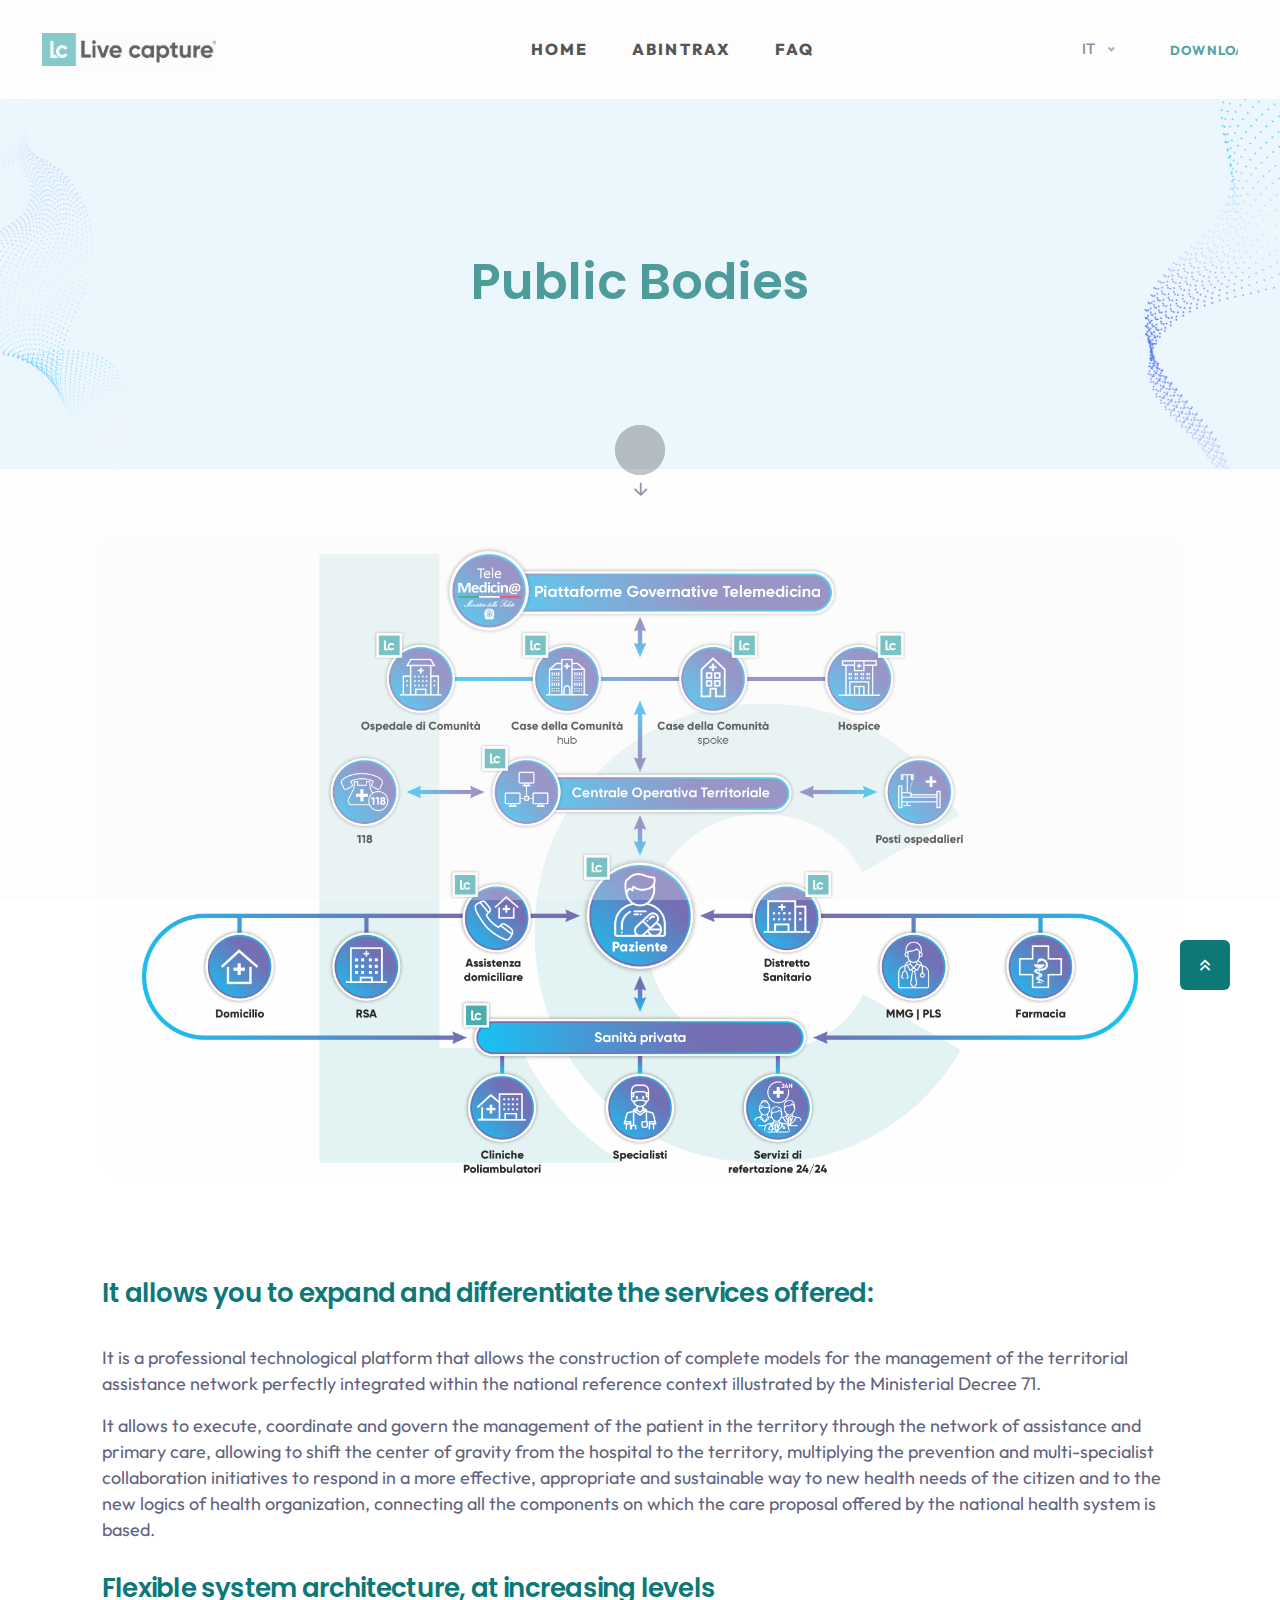
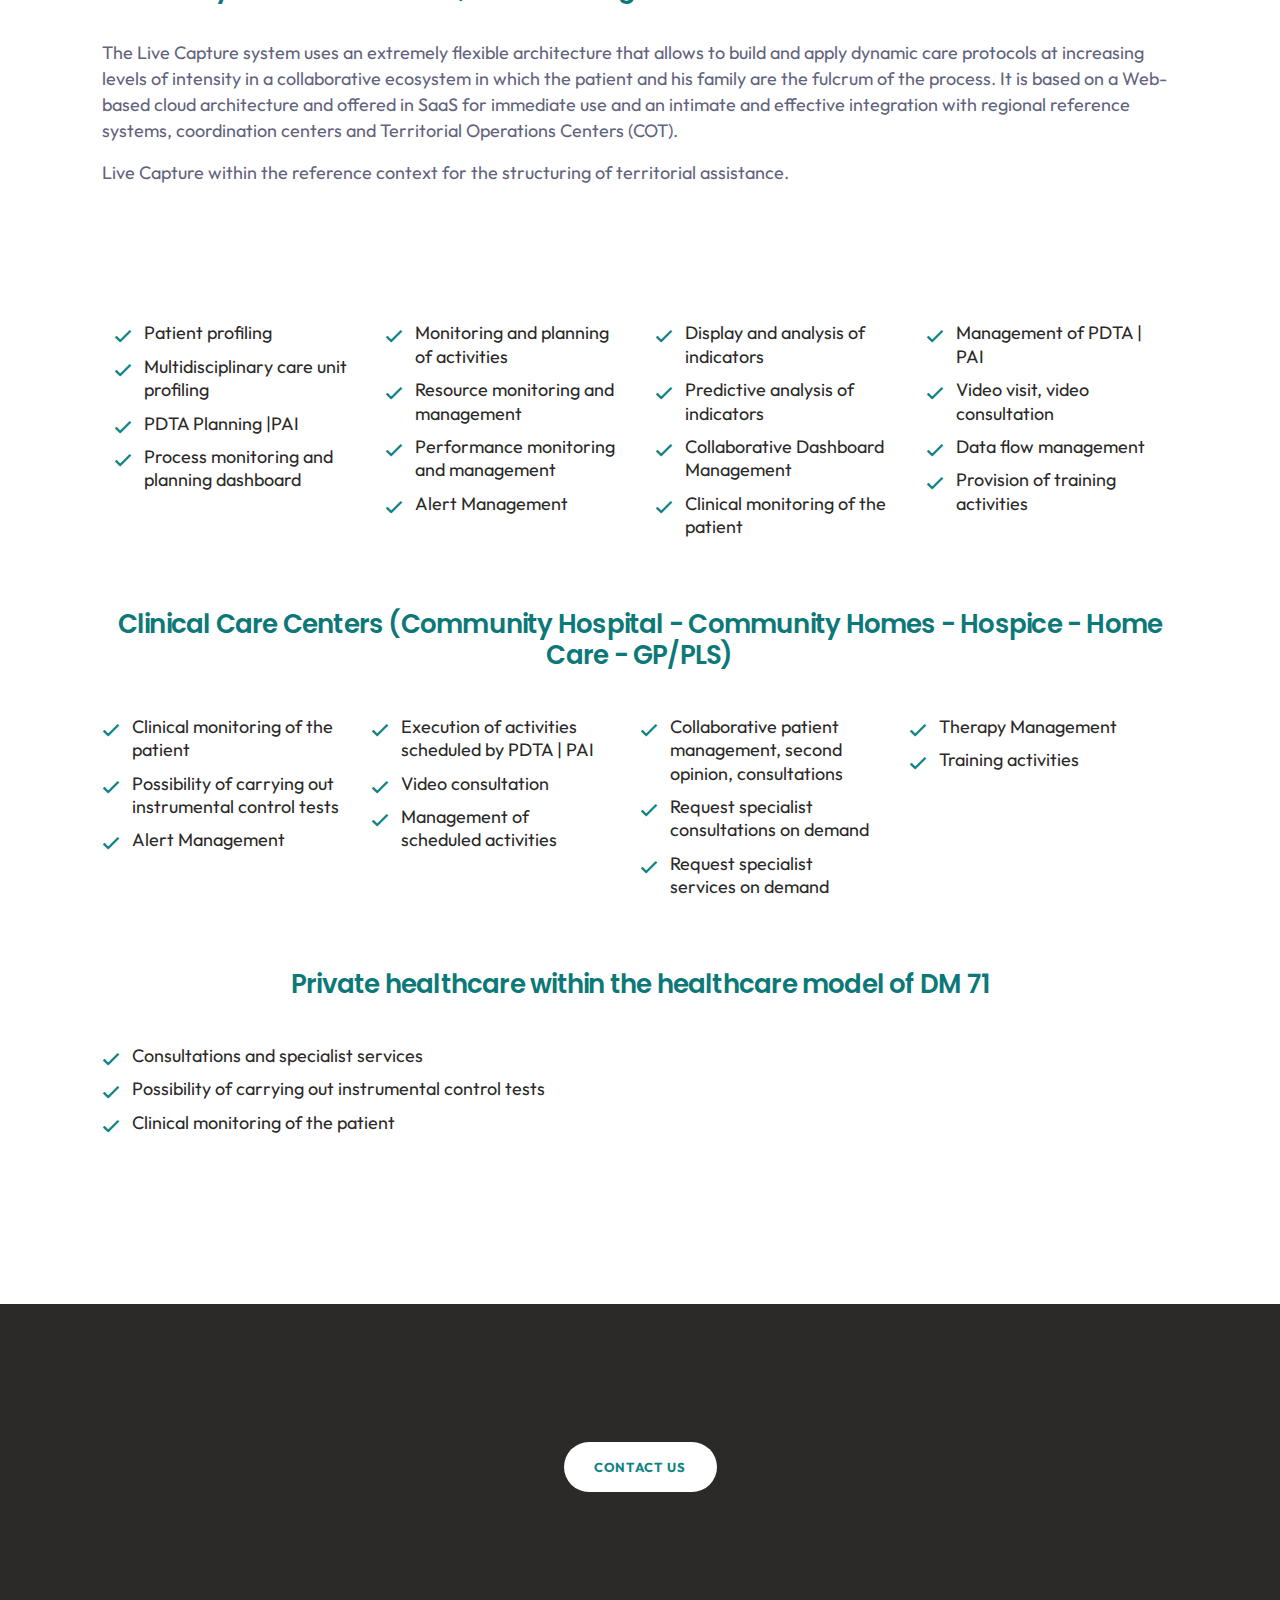
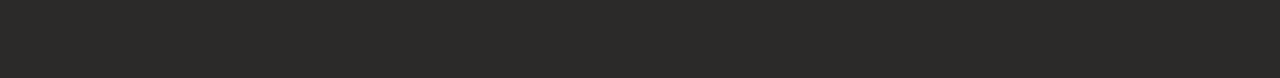
<file: en/enti.html>
<!doctype html>
<html class="no-js" lang="zxx">

<head>
    <meta charset="utf-8">
    <meta http-equiv="x-ua-compatible" content="ie=edge">
    <title>Live Capture</title>
    <meta name="description" content="">
    <meta name="viewport" content="width=device-width, initial-scale=1">

    <!-- Place favicon.ico in the root directory -->
    <link rel="shortcut icon" type="image/x-icon" href="../assets/img/logo/LC.png">

    <!-- CSS here -->
    <link rel="stylesheet" href="../assets/css/bootstrap.min.css">
    <link rel="stylesheet" href="../assets/css/animate.css">
    <link rel="stylesheet" href="../assets/css/custom-animation.css">
    <link rel="stylesheet" href="../assets/css/swiper-bundle.css">
    <link rel="stylesheet" href="../assets/css/slick.css">
    <link rel="stylesheet" href="../assets/css/nice-select.css">
    <link rel="stylesheet" href="../assets/css/flaticon.css">
    <link rel="stylesheet" href="../assets/css/meanmenu.css">
    <link rel="stylesheet" href="../assets/css/font-awesome-pro.css">
    <link rel="stylesheet" href="../assets/css/magnific-popup.css">
    <link rel="stylesheet" href="../assets/css/spacing.css">
    <link rel="stylesheet" href="../assets/css/style.css">
</head>

<body>

<!-- preloader -->
<div id="preloader">
    <div class="preloader">
        <span></span>
        <span></span>
    </div>
</div>
<!-- preloader end  -->

<!-- back-to-top-start  -->
<button class="scroll-top scroll-to-target" data-target="html">
    <i class="far fa-angle-double-up"></i>
</button>
<!-- back-to-top-end  -->


<header>

    <div id="header-sticky"
         class="tp-header__area tp-header__space-3 tp-header z-index-5 tp-header__bottom p-relative">
        <div class="container-fluid">
            <div class="row align-items-center">
                <div class="col-xl-2 col-lg-2 col-md-6 col-6">
                    <div class="tp-header__logo">
                        <a href="index.html"><img src="../assets/img/logo/Logo_Live_Capture.jpg" alt="logo live capture"
                                                  class="img-fluid">
                        </a>
                    </div>
                </div>
                <div class="col-xl-8 col-lg-8 d-none d-lg-block">
                    <div class="tp-header__main-menu tp-header__black-menu tp-header__menu-3">
                        <nav id="mobile-menu">
                            <ul>
                                <li><a href="https://healthlivecapture.com/">HOME</a></li>
                                <li><a href="https://abintrax.com/">ABINTRAX</a></li>
                                 <li><a href="faq.html">FAQ</a></li>
                            </ul>
                        </nav>
                    </div>
                </div>
                <div class="col-xl-2 col-lg-2 col-md-6 col-6">
                    <div class="tp-header__right-two d-flex align-items-center justify-content-end">

                           <!-- Language Switcher -->
                           <div class="language-switcher">
                            <select id="language-switcher" onchange="window.location.href=this.value;">
                                <option value="../enti.html" selected>IT</option> <!-- Versione italiana -->
                                <option value="/es/enti.html">ES</option> <!-- Versione spagnola -->
                            </select>
                        </div>
                        <a class="tp-btn d-none d-md-block"
                           href="https://abintrax.com/download/"><span>Download</span></a>
                        <a class="tp-header__bars tp-menu-bar d-lg-none" href="#"><i class="far fa-bars"></i></a>
                    </div>
                </div>
            </div>
        </div>
    </div>

    <!-- tp-header-area-end -->
</header>

<!-- tp-offcanvus-area-start -->
<div class="tp-offcanvas-area">
    <div class="tpoffcanvas">
        <div class="tpoffcanvas__close-btn">
            <button class="close-btn"><i class="fal fa-times"></i></button>
        </div>
        <div class="tpoffcanvas__logo">
            <a href="index.html">
                <img src="../assets/img/logo/Logo-Live-Capture-Bianco.png" alt="Live Capture">
            </a>
        </div>
        <div class="tpoffcanvas__text">
            <p>Do you want to get in touch with us?</p>
        </div>
        <div class="mobile-menu"></div>
        <div class="tpoffcanvas__info">
            <h3 class="offcanva-title">Contacts</h3>
            <div class="tp-info-wrapper mb-20 d-flex align-items-center">
                <div class="tpoffcanvas__info-icon">
                    <a href="#"><i class="fal fa-envelope"></i></a>
                </div>
                <div class="tpoffcanvas__info-address">
                    <span>Email</span>
                    <a href="info@abintrax.com">info@abintrax.com</a>
                </div>
            </div>
            <div class="tp-info-wrapper mb-20 d-flex align-items-center">
                <div class="tpoffcanvas__info-icon">
                    <a href="#"><i class="fal fa-phone-alt"></i></a>
                </div>
                <div class="tpoffcanvas__info-address">
                    <span>Telephone</span>
                    <a href="tel:+39 080 2149700">+39 080 2149700</a>
                </div>
            </div>
            <div class="tp-info-wrapper mb-20 d-flex align-items-center">
                <div class="tpoffcanvas__info-icon">
                    <a href="#"><i class="fas fa-map-marker-alt"></i></a>
                </div>
                <div class="tpoffcanvas__info-address">
                    <span>Where we are</span>
                    <a href="" target="_blank">Via Marina del Mondo, 62
                        70043 Monopoli (BA)
                        Italia
                    </a>
                </div>
            </div>
        </div>
        <div class="tpoffcanvas__logo">
            <a href="https://abintrax.com/">
                <img src="../assets/img/logo/Logo%20Abintrax%20Bianco.png" alt="Live Capture">
            </a>
        </div>
    </div>
</div>
<div class="body-overlay"></div>
<!-- tp-offcanvus-area-end -->

<main>

    <!-- breadcrumb area start -->
    <div class="breadcrumb__area breadcrumb-height p-relative grey-bg"
         data-background="../assets/img/breadcrumb/breadcrumb.jpg">
        <div class="breadcrumb__scroll-bottom smooth">
            <i class="far fa-arrow-down"></i>
        </div>
        <div class="container">
            <div class="row">
                <div class="col-xxl-12">
                    <div class="breadcrumb__content text-center">
                        <h3 class="breadcrumb__title">Public Bodies
                        </h3>
                        <div class="breadcrumb__list">
                        </div>
                    </div>
                </div>
            </div>
        </div>
    </div>
    <!-- breadcrumb area end -->
    <div class="tp-project__area pt-50 pb-30">
        <div class="container">
            <div class="row">
                <div class="col-xl-12 col-lg-12 wow tpfadeLeft" data-wow-duration=".9s" data-wow-delay=".5s"
                     style="visibility: visible; animation-duration: 0.9s; animation-delay: 0.5s; animation-name: tpfadeLeft;">
                    <div class="tp-project__item mb-30">
                        <div class="tp-project__thumb fix">
                            <a href="enti-en.html"><img src="../assets/img/Architettura%20Territoriale-2.png"
                                                     alt="grafico"></a>
                        </div>

                        <div class="row feature-bottom-space">
                            <div class="col-xl-12 col-lg-12">
                                <div class="amfeature">
                                    <div class="amfeature__item">
                                        <h4 class="tp-project__title mb-30 mt-30">It allows you to expand and differentiate the services offered:</h4>
                                            
                                            <p>It is a professional technological platform that allows the construction of complete models for the management of the territorial assistance network perfectly integrated within the national reference context illustrated by the Ministerial Decree 71.</p>

                                        <p> It allows to execute, coordinate and govern the management of the patient in the territory through the network of assistance and primary care, allowing to shift the center of gravity from the hospital to the territory, multiplying the prevention and multi-specialist collaboration initiatives to respond in a more effective, appropriate and sustainable way to new health needs of the citizen and to the new logics of health organization, connecting all the components on which the care proposal offered by the national health system is based.</p>

                                        <h4 class="tp-project__title mb-30 mt-30">Flexible system architecture, at increasing levels</h4>

                                        <p>The Live Capture system uses an extremely flexible architecture that allows to build and apply dynamic care protocols at increasing levels of intensity in a collaborative ecosystem in which the patient and his family are the fulcrum of the process. It is based on a Web-based cloud architecture and offered in SaaS for immediate use and an intimate and effective integration with regional reference systems, coordination centers and Territorial Operations Centers (COT).</p>

                                        <p>Live Capture within the reference context for the structuring of territorial assistance.</p>
                                    </div>
                                    <div class="tp-brand__area tp-brand__space mt-30">
                                        <div class="container">
                                            <div class="row">
                                                <div class="col-12">
                                                    <div class="tp-brand__section text-center mt-30 wow tpfadeUp"
                                                         data-wow-duration=".9s"
                                                         data-wow-delay=".3s">
                                                        <h2 class="tp-project__title">Territorial Operations Center:
                                                        </h2>
                                                    </div>
                                                </div>
                                            </div>
                                            <div class="row feature-bottom-space">
                                                <div class="col-xl-3 col-lg-3">
                                                    <div class="amfeature">
                                                        <div class="amfeature__item">
                                                            <!--                     <h4 class="am-skill-sm-title">Skills</h4>-->
                                                        </div>
                                                        <div class="amfeature__list">
                                                            <ul>
                                                                <li><i class="fal fa-check"></i> Patient profiling
                                                                </li>
                                                                <li><i class="fal fa-check"></i> Multidisciplinary care unit profiling
                                                                </li>
                                                                <li><i class="fal fa-check"></i> PDTA Planning |PAI
                                                                </li>
                                                                <li><i class="fal fa-check"></i>Process monitoring and planning dashboard
                                                                </li>
                                                            </ul>
                                                        </div>
                                                    </div>
                                                </div>
                                                <div class="col-xl-3 col-lg-3">
                                                    <div class="amfeature am-fea-space">
                                                        <div class="amfeature__item">
                                                            <!--                     <h4 class="am-skill-sm-title">Education</h4>-->
                                                        </div>
                                                        <div class="amfeature__list">
                                                            <ul>
                                                                <li><i class="fal fa-check"></i>Monitoring and planning of activities
                                                                </li>
                                                                <li><i class="fal fa-check"></i>Resource monitoring and management
                                                                </li>
                                                                <li><i class="fal fa-check"></i>Performance monitoring and management
                                                                </li>
                                                                <li><i class="fal fa-check"></i>Alert Management
                                                                </li>
                                                            </ul>
                                                        </div>
                                                    </div>
                                                </div>
                                                <div class="col-xl-3 col-lg-3">
                                                    <div class="amfeature am-fea-space-2">
                                                        <div class="amfeature__item">
                                                            <!--                     <h4 class="am-skill-sm-title">Awards</h4>-->
                                                        </div>
                                                        <div class="amfeature__list">
                                                            <ul>
                                                                <li><i class="fal fa-check"></i>Display and analysis of indicators
                                                                </li>
                                                                <li><i class="fal fa-check"></i>Predictive analysis of indicators
                                                                </li>
                                                                <li><i class="fal fa-check"></i>Collaborative Dashboard Management
                                                                </li>
                                                                <li><i class="fal fa-check"></i>Clinical monitoring of the patient
                                                                </li>
                                                            </ul>
                                                        </div>
                                                    </div>
                                                </div>
                                                <div class="col-xl-3 col-lg-3">
                                                    <div class="amfeature am-fea-space-2">
                                                        <div class="amfeature__item"></div>
                                                        <div class="amfeature__list">
                                                            <ul>
                                                                <li><i class="fal fa-check"></i>Management of PDTA | PAI
                                                                </li>
                                                                <li><i class="fal fa-check"></i>Video visit, video consultation
                                                                </li>
                                                                <li><i class="fal fa-check"></i>Data flow management
                                                                </li>
                                                                <li><i class="fal fa-check"></i>Provision of training activities
                                                                </li>
                                                            </ul>
                                                        </div>
                                                    </div>
                                                </div>
                                            </div>
                                        </div>
                                    </div>
                                </div>
                            </div>
                            <div class="col-xl-12 col-lg-12">
                                <div class="amfeature am-fea-space">
                                    <div class="amfeature__item">
                                        <h4 class="tp-project__title text-center">Clinical Care Centers (Community Hospital - Community Homes - Hospice - Home Care - GP/PLS)
                                        </h4>
                                    </div>
                                </div>
                            </div>
                            <div class="row feature-bottom-space pb-30">
                                <div class="col-xl-3 col-lg-3">
                                    <div class="amfeature">
                                        <div class="amfeature__item">
                                        </div>
                                        <div class="amfeature__list">
                                            <ul>
                                                <li><i class="fal fa-check"></i>Clinical monitoring of the patient
                                                </li>
                                                <li><i class="fal fa-check"></i>Possibility of carrying out instrumental control tests
                                                </li>
                                                <li><i class="fal fa-check"></i>Alert Management
                                                </li>

                                            </ul>
                                        </div>
                                    </div>
                                </div>
                                <div class="col-xl-3 col-lg-3">
                                    <div class="amfeature am-fea-space">
                                        <div class="amfeature__item">
                                        </div>
                                        <div class="amfeature__list">
                                            <ul>
                                                <li><i class="fal fa-check"></i> Execution of activities scheduled by PDTA | PAI
                                                </li>
                                                <li><i class="fal fa-check"></i> Video consultation
                                                </li>
                                                <li><i class="fal fa-check"></i> Management of scheduled activities
                                                </li>
                                                </li>
                                            </ul>
                                        </div>
                                    </div>
                                </div>
                                <div class="col-xl-3 col-lg-3">
                                    <div class="amfeature am-fea-space-2">
                                        <div class="amfeature__item">
                                        </div>
                                        <div class="amfeature__list">
                                            <ul>
                                                <li><i class="fal fa-check"></i>Collaborative patient management, second opinion, consultations
                                                </li>
                                                <li><i class="fal fa-check"></i>Request specialist consultations on demand
                                                </li>
                                                <li><i class="fal fa-check"></i> Request specialist services on demand
                                                </li>
                                            </ul>
                                        </div>
                                    </div>
                                </div>
                                <div class="col-xl-3 col-lg-3">
                                    <div class="amfeature am-fea-space-2">
                                        <div class="amfeature__item">
                                        </div>
                                        <div class="amfeature__list">
                                            <ul>
                                                <li><i class="fal fa-check"></i> Therapy Management
                                                </li>
                                                <li><i class="fal fa-check"></i>Training activities
                                                </li>
                                            </ul>
                                        </div>
                                    </div>
                                </div>
                            </div>
                            <div class="col-xl-12 col-lg-12">
                                <div class="amfeature am-fea-space">
                                    <div class="amfeature__item">
                                        <h4 class="tp-project__title text-center">Private healthcare within the healthcare model of DM 71
                                        </h4>
                                    </div>
                                </div>
                            </div>
                            <div class="row feature-bottom-space">
                                <div class="col-xl-12 col-lg-12">
                                    <div class="amfeature">
                                        <div class="amfeature__item">
                                        </div>
                                        <div class="amfeature__list">
                                            <ul>
                                                <li><i class="fal fa-check"></i> Consultations and specialist services
                                                </li>
                                                <li><i class="fal fa-check"></i> Possibility of carrying out instrumental control tests
                                                </li>
                                                <li><i class="fal fa-check"></i> Clinical monitoring of the patient
                                                </li>
                                            </ul>
                                        </div>
                                    </div>
                                </div>
                            </div>
                        </div>
                    </div>
                </div>
            </div>
        </div>
        <!-- exprience-area-start -->
        <div class="tp-skill-area wow tpfadeUp" data-wow-duration=".7s" data-wow-delay=".7s">
            <div class="container">
                <div class="row">
                    <div class="col-xl-12">
                    </div>
                </div>
            </div>
        </div>
        <!-- exprience-area-end -->
    </div>
</main>

<footer>
    <!-- tp-footer-area-start -->
    <div class="tp-footer__area theme-bg pt-60 pb-30 mt-20">
        <div class="container">
            <div class="row">
                <div class="col-xl-12">
                    <div class="tp-footer__content text-center">
                        <h3 class="tp-section-title text-white wow tpfadeUp" data-wow-duration=".9s"
                            data-wow-delay=".3s">Do you want to receive more information? 📥</h3>
                        <div class="tp-header__right-two d-flex align-items-center justify-content-center">
                            <a class="tp-btn d-none d-md-block"
                               href="https://abintrax.com/contattaci/"><span>CONTACT US</span></a>
                            <a class="tp-header__bars tp-menu-bar d-lg-none" href="#"><i class="far fa-bars"></i></a>
                        </div>
                    </div>
                </div>
            </div>
        </div>
        <div class="tp-footer-bottom__area mt-50 wow tpfadeUp" data-wow-duration=".9s" data-wow-delay=".9s">
            <div class="container">
                <div class="tp-footer-bottom__border-top pt-40">
                    <div class="row align-items-center">
                        <div class="col-xl-2 col-lg-2 col-md-6 col-12 order-2 order-lg-1 text-center text-md-start">
                            <div class="tp-footer-bottom__logo">
                                <a href="index.html"><img src="../assets/img/logo/LC_negativo.png" height="60" alt=""></a>
                            </div>
                        </div>
                        <div class="col-xl-7 col-lg-7 col-md-12 col-12 order-1 order-lg-2 d-none d-sm-block">
                            <div class="d-flex align-items-center justify-content-center ml-100">
                                <img src="../assets/img/logo/Logo Abintrax Bianco.png" height="30" alt="">
                            </div>

                        </div>
                        <div class="col-xl-3 col-lg-3 col-md-6 col-12 order-2 order-lg-3 text-center text-md-end">
                            <div class="tp-footer-bottom__social">
                                <ul>
                                     <li><a href="faq.html">FAQ</a></li>
                                    <li><a href="https://it.linkedin.com/company/abintrax"><i
                                            class="fab fa-linkedin"></i></a></li>
                                    <li><a href="https://www.youtube.com/@abintraxs.r.l"><i class="fab fa-youtube"></i></a>
                                    </li>
                                    <li><a href="https://www.facebook.com/LiveCaptureAbintrax/"><i
                                            class="fab fa-facebook"></i></a></li>
                                </ul>
                            </div>
                        </div>
                    </div>
                </div>
            </div>
        </div>
    </div>
    <!-- tp-footer-area-end -->
</footer>

<!-- JS here -->
<script src="../assets/js/jquery.js"></script>
<script src="../assets/js/waypoints.js"></script>
<script src="../assets/js/bootstrap.bundle.min.js"></script>
<script src="../assets/js/swiper-bundle.js"></script>
<script src="../assets/js/slick.js"></script>
<script src="../assets/js/magnific-popup.js"></script>
<script src="../assets/js/counterup.js"></script>
<script src="../assets/js/wow.js"></script>
<script src="../assets/js/nice-select.js"></script>
<script src="../assets/js/meanmenu.js"></script>
<script src="../assets/js/isotope-pkgd.js"></script>
<script src="../assets/js/imagesloaded-pkgd.js"></script>
<script src="../assets/js/ajax-form.js"></script>
<script src="../assets/js/main.js"></script>


</body>

</html>


<script>
    function changeLanguage() {
        var language = document.getElementById("language-switcher").value;
        window.location.href = language;
    }
</script>
</file>
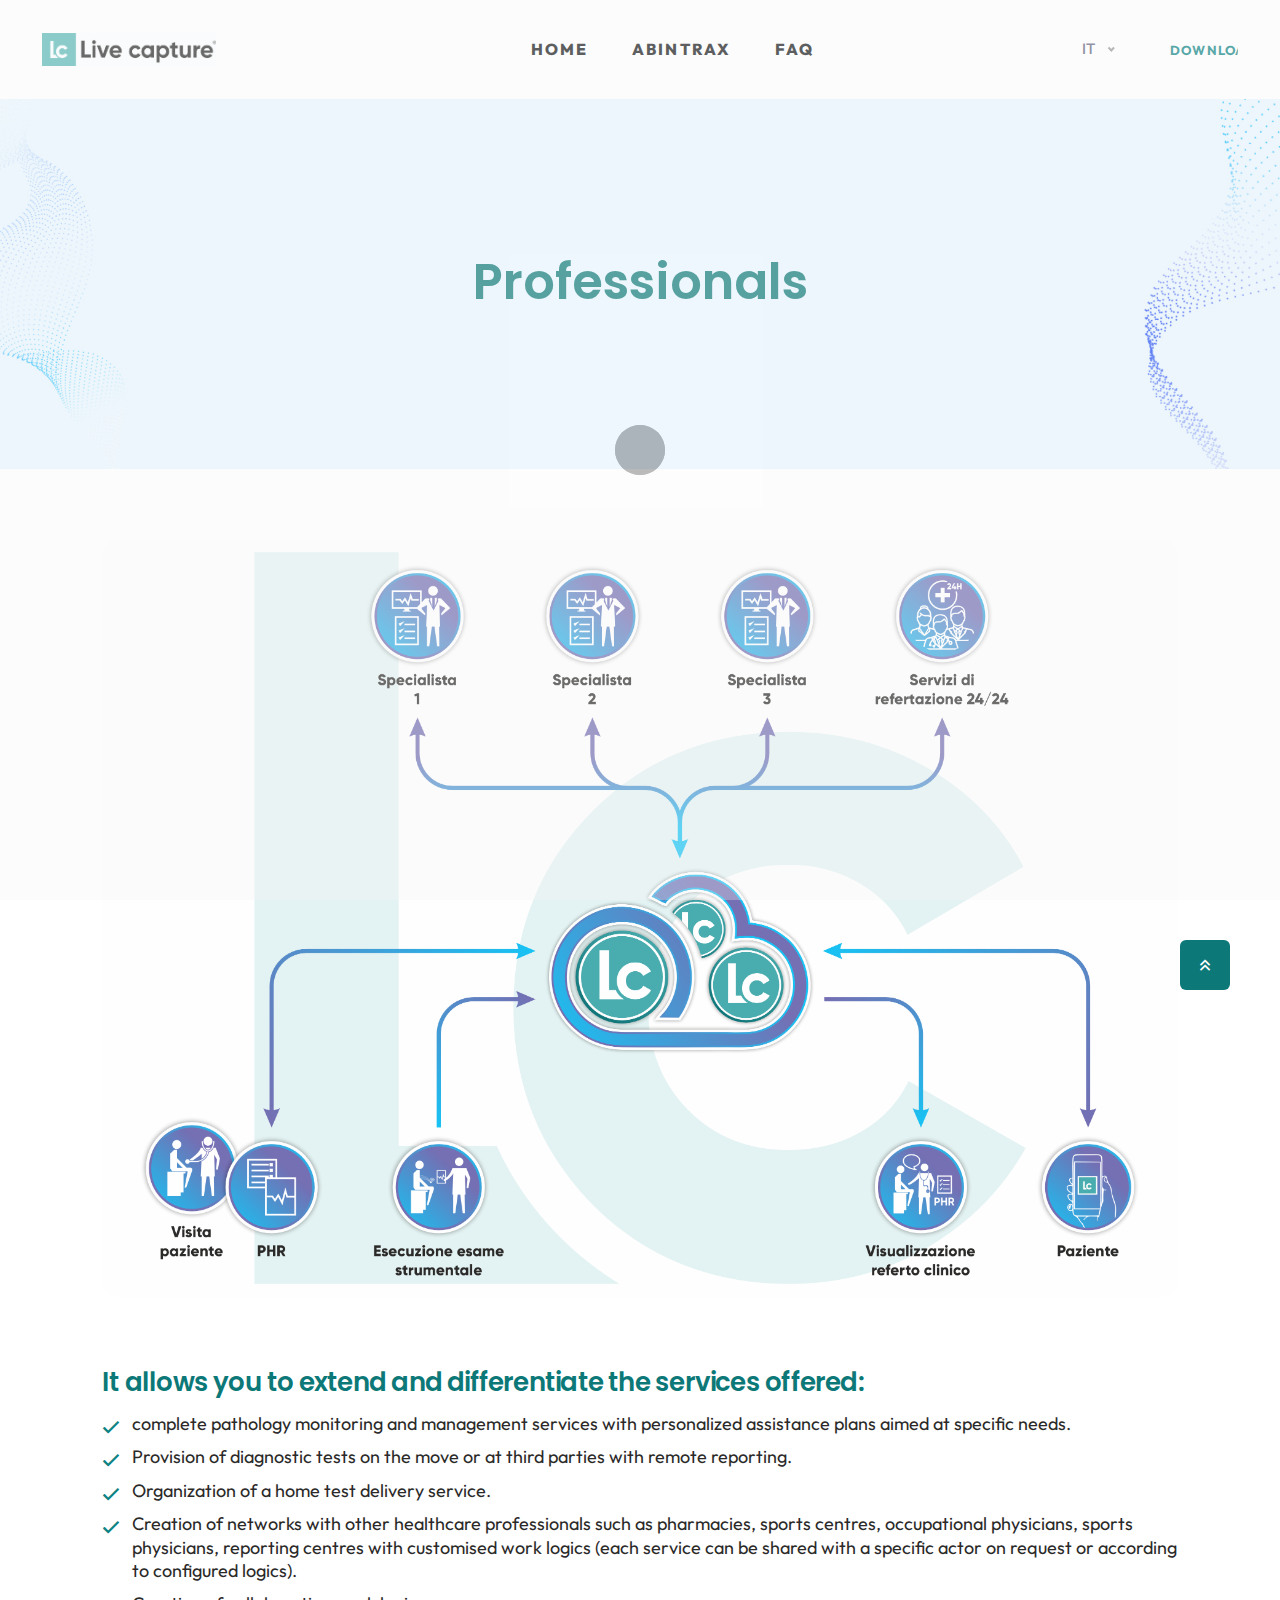
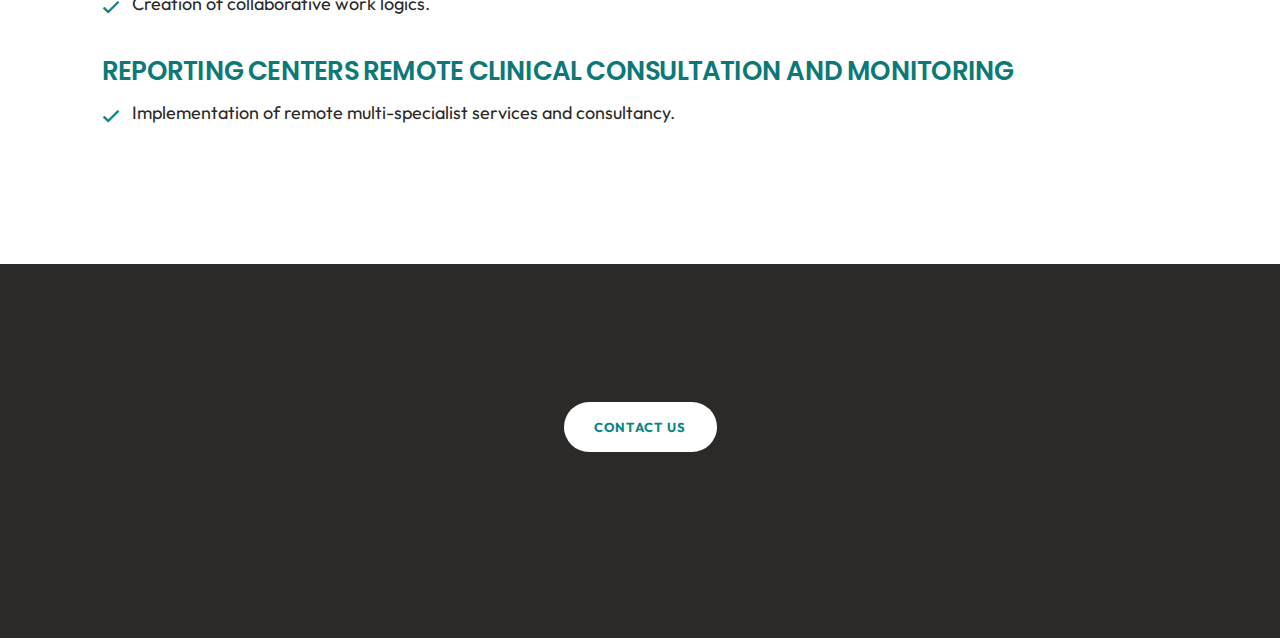
<file: en/professionisti.html>
<!doctype html>
<html class="no-js" lang="zxx">

<head>
    <meta charset="utf-8">
    <meta http-equiv="x-ua-compatible" content="ie=edge">
    <title>Live Capture</title>
    <meta name="description" content="">
    <meta name="viewport" content="width=device-width, initial-scale=1">

    <!-- Place favicon.ico in the root directory -->
    <link rel="shortcut icon" type="image/x-icon" href="../assets/img/logo/LC.png">

    <!-- CSS here -->
    <link rel="stylesheet" href="../assets/css/bootstrap.min.css">
    <link rel="stylesheet" href="../assets/css/animate.css">
    <link rel="stylesheet" href="../assets/css/custom-animation.css">
    <link rel="stylesheet" href="../assets/css/swiper-bundle.css">
    <link rel="stylesheet" href="../assets/css/slick.css">
    <link rel="stylesheet" href="../assets/css/nice-select.css">
    <link rel="stylesheet" href="../assets/css/flaticon.css">
    <link rel="stylesheet" href="../assets/css/meanmenu.css">
    <link rel="stylesheet" href="../assets/css/font-awesome-pro.css">
    <link rel="stylesheet" href="../assets/css/magnific-popup.css">
    <link rel="stylesheet" href="../assets/css/spacing.css">
    <link rel="stylesheet" href="../assets/css/style.css">
</head>
<body>
<!-- preloader -->
<div id="preloader">
    <div class="preloader">
        <span></span>
        <span></span>
    </div>
</div>
<!-- preloader end  -->
<!-- back-to-top-start  -->
<button class="scroll-top scroll-to-target" data-target="html">
    <i class="far fa-angle-double-up"></i>
</button>
<!-- back-to-top-end  -->
<header>
    <div id="header-sticky"
         class="tp-header__area tp-header__space-3 tp-header z-index-5 tp-header__bottom p-relative">
        <div class="container-fluid">
            <div class="row align-items-center">
                <div class="col-xl-2 col-lg-2 col-md-6 col-6">
                    <div class="tp-header__logo">
                        <a href="index.html"><img src="../assets/img/logo/Logo_Live_Capture.jpg" alt="logo live capture" class="img-fluid">
                        </a>
                    </div>
                </div>
                <div class="col-xl-8 col-lg-8 d-none d-lg-block">
                    <div class="tp-header__main-menu tp-header__black-menu tp-header__menu-3">
                        <nav id="mobile-menu">
                            <ul>
                                <li><a href="https://healthlivecapture.com/">HOME</a></li>
                                <li><a href="https://abintrax.com/">ABINTRAX</a></li>
                                 <li><a href="faq.html">FAQ</a></li>
                            </ul>
                        </nav>
                    </div>
                </div>
                <div class="col-xl-2 col-lg-2 col-md-6 col-6">
                    <div class="tp-header__right-two d-flex align-items-center justify-content-end">

                        <!-- Language Switcher -->
                        <div class="language-switcher">
                            <select id="language-switcher" onchange="window.location.href=this.value;">
                                <option value="../professionisti.html" selected>IT</option> <!-- Versione italiana -->
                                <option value="/es/professionisti.html">ES</option> <!-- Versione spagnola -->
                            </select>
                        </div>

                        <a class="tp-btn d-none d-md-block"
                           href="https://abintrax.com/download/"><span>Download</span></a>
                        <a class="tp-header__bars tp-menu-bar d-lg-none" href="#"><i class="far fa-bars"></i></a>
                    </div>
                </div>
            </div>
        </div>
    </div>
    <!-- tp-header-area-end -->
</header>
<!-- tp-offcanvus-area-start -->
<div class="tp-offcanvas-area">
    <div class="tpoffcanvas">
        <div class="tpoffcanvas__close-btn">
            <button class="close-btn"><i class="fal fa-times"></i></button>
        </div>
        <div class="tpoffcanvas__logo">
            <a href="index.html">
                <img src="../assets/img/logo/Logo-Live-Capture-Bianco.png" alt="Live Capture">
            </a>
        </div>
        <div class="tpoffcanvas__text">
            <p>Do you want to get in touch with us?</p>
        </div>
        <div class="mobile-menu"></div>
        <div class="tpoffcanvas__info">
            <h3 class="offcanva-title">Contacts</h3>
            <div class="tp-info-wrapper mb-20 d-flex align-items-center">
                <div class="tpoffcanvas__info-icon">
                    <a href="#"><i class="fal fa-envelope"></i></a>
                </div>
                <div class="tpoffcanvas__info-address">
                    <span>Email</span>
                    <a href="info@abintrax.com">info@abintrax.com</a>
                </div>
            </div>
            <div class="tp-info-wrapper mb-20 d-flex align-items-center">
                <div class="tpoffcanvas__info-icon">
                    <a href="#"><i class="fal fa-phone-alt"></i></a>
                </div>
                <div class="tpoffcanvas__info-address">
                    <span>Telephone</span>
                    <a href="tel:+39 080 2149700">+39 080 2149700</a>
                </div>
            </div>
            <div class="tp-info-wrapper mb-20 d-flex align-items-center">
                <div class="tpoffcanvas__info-icon">
                    <a href="#"><i class="fas fa-map-marker-alt"></i></a>
                </div>
                <div class="tpoffcanvas__info-address">
                    <span>Where we are</span>
                    <a href="" target="_blank">Via Marina del Mondo, 62
                        70043 Monopoli (BA)
                        Italia
                    </a>
                </div>
            </div>
        </div>
        <div class="tpoffcanvas__logo">
            <a href="https://abintrax.com/">
                <img src="../assets/img/logo/Logo%20Abintrax%20Bianco.png" alt="Live Capture">
            </a>
        </div>
    </div>
</div>
<div class="body-overlay"></div>
<!-- tp-offcanvus-area-end -->

<main>
    <!-- breadcrumb area start -->
    <div class="breadcrumb__area breadcrumb-height p-relative grey-bg"
         data-background="../assets/img/breadcrumb/breadcrumb.jpg">
        <div class="breadcrumb__scroll-bottom smooth">
        </div>
        <div class="container">
            <div class="row">
                <div class="col-xxl-12">
                    <div class="breadcrumb__content text-center">
                        <h3 class="breadcrumb__title" >Professionals
                            </h3>
                    </div>
                </div>
            </div>
        </div>
    </div>
    <!-- breadcrumb area end -->
    <div class="tp-project__area pt-50 pb-30">
        <div class="container">
            <div class="row">
                <div class="col-xl-12 col-lg-12 wow tpfadeLeft" data-wow-duration=".9s" data-wow-delay=".5s"
                     style="visibility: visible; animation-duration: 0.9s; animation-delay: 0.5s; animation-name: tpfadeLeft;">
                    <div class="tp-project__item mb-30">
                        <div class="tp-project__thumb fix">
                            <a href="professionisti.html"><img src="../assets/img/Cloud-LC-1.png" alt=""></a>
                        </div>
                        <div class="row feature-bottom-space">
                            <div class="col-xl-12 col-lg-12">
                                <div class="amfeature">
                                    <div class="amfeature__item">
                                        <h4 class="tp-project__title">It allows you to extend and differentiate the services offered:</h4>
                                    </div>
                                    <div class="amfeature__list">
                                        <ul>
                                            <li><i class="fal fa-check"></i> complete pathology monitoring and management services with personalized assistance plans aimed at specific needs.
                                            </li>
                                            <li><i class="fal fa-check"></i> Provision of diagnostic tests on the move or at third parties with remote reporting.
                                            </li>
                                            <li><i class="fal fa-check"></i>Organization of a home test delivery service.
                                            </li>
                                            <li><i class="fal fa-check"></i> Creation of networks with other healthcare professionals such as pharmacies, sports centres, occupational physicians, sports physicians, reporting centres with customised work logics (each service can be shared with a specific actor on request or according to configured logics).
                                            </li>
                                            <li><i class="fal fa-check"></i>Creation of collaborative work logics.</li>
                                        </ul>
                                    </div>
                                </div>
                            </div>
                            <div class="col-xl-12 col-lg-12">
                                <div class="amfeature am-fea-space">
                                    <div class="amfeature__item">
                                        <h4 class="tp-project__title">REPORTING CENTERS REMOTE CLINICAL CONSULTATION AND MONITORING</h4>
                                    </div>
                                    <div class="amfeature__list">
                                        <ul>
                                            <li><i class="fal fa-check"></i>Implementation of remote multi-specialist services and consultancy.
                                            </li>
                                        </ul>
                                    </div>
                                </div>
                            </div>
                    </div>
                </div>
            </div>

        </div>
    </div>
    <!-- exprience-area-start -->
    <div class="tp-skill-area wow tpfadeUp" data-wow-duration=".7s" data-wow-delay=".7s">
        <div class="container">
            <div class="row">
                <div class="col-xl-12">

                </div>
            </div>

        </div>
    </div>
    <!-- exprience-area-end -->
    </div>
</main>

<footer>
    <!-- tp-footer-area-start -->
    <div class="tp-footer__area theme-bg pt-60 pb-30 mt-20">
        <div class="container">
            <div class="row">
                <div class="col-xl-12">
                    <div class="tp-footer__content text-center">
                        <h3 class="tp-section-title text-white wow tpfadeUp" data-wow-duration=".9s"
                            data-wow-delay=".3s">Do you want to receive more information? 📥</h3>
                        <div class="tp-header__right-two d-flex align-items-center justify-content-center">
                            <a class="tp-btn d-none d-md-block"
                               href="https://abintrax.com/contattaci/"><span>CONTACT US</span></a>
                            <a class="tp-header__bars tp-menu-bar d-lg-none" href="#"><i class="far fa-bars"></i></a>
                        </div>
                    </div>
                </div>
            </div>
        </div>
        <div class="tp-footer-bottom__area mt-50 wow tpfadeUp" data-wow-duration=".9s" data-wow-delay=".9s">
            <div class="container">
                <div class="tp-footer-bottom__border-top pt-40">
                    <div class="row align-items-center">
                        <div class="col-xl-2 col-lg-2 col-md-6 col-12 order-2 order-lg-1 text-center text-md-start">
                            <div class="tp-footer-bottom__logo">
                                <a href="index.html"><img src="../assets/img/logo/LC_negativo.png" height="60" alt=""></a>
                            </div>
                        </div>
                        <div class="col-xl-7 col-lg-7 col-md-12 col-12 order-1 order-lg-2 d-none d-sm-block">
                            <div class="d-flex align-items-center justify-content-center ml-100">
                                <img src="../assets/img/logo/Logo Abintrax Bianco.png" height="30" alt="">
                            </div>

                        </div>
                        <div class="col-xl-3 col-lg-3 col-md-6 col-12 order-2 order-lg-3 text-center text-md-end">
                            <div class="tp-footer-bottom__social">
                                <ul>
                                     <li><a href="faq.html">FAQ</a></li>
                                    <li><a href="https://it.linkedin.com/company/abintrax"><i
                                            class="fab fa-linkedin"></i></a></li>
                                    <li><a href="https://www.youtube.com/@abintraxs.r.l"><i class="fab fa-youtube"></i></a>
                                    </li>
                                    <li><a href="https://www.facebook.com/LiveCaptureAbintrax/"><i
                                            class="fab fa-facebook"></i></a></li>
                                </ul>
                            </div>
                        </div>
                    </div>
                </div>
            </div>
        </div>
    </div>
    <!-- tp-footer-area-end -->
</footer>

<!-- JS here -->
<script src="../assets/js/jquery.js"></script>
<script src="../assets/js/waypoints.js"></script>
<script src="../assets/js/bootstrap.bundle.min.js"></script>
<script src="../assets/js/swiper-bundle.js"></script>
<script src="../assets/js/slick.js"></script>
<script src="../assets/js/magnific-popup.js"></script>
<script src="../assets/js/counterup.js"></script>
<script src="../assets/js/wow.js"></script>
<script src="../assets/js/nice-select.js"></script>
<script src="../assets/js/meanmenu.js"></script>
<script src="../assets/js/isotope-pkgd.js"></script>
<script src="../assets/js/imagesloaded-pkgd.js"></script>
<script src="../assets/js/ajax-form.js"></script>
<script src="../assets/js/main.js"></script>


</body>

</html>


<script>
    function changeLanguage() {
        var language = document.getElementById("language-switcher").value;
        window.location.href = language;
    }
</script>
</file>
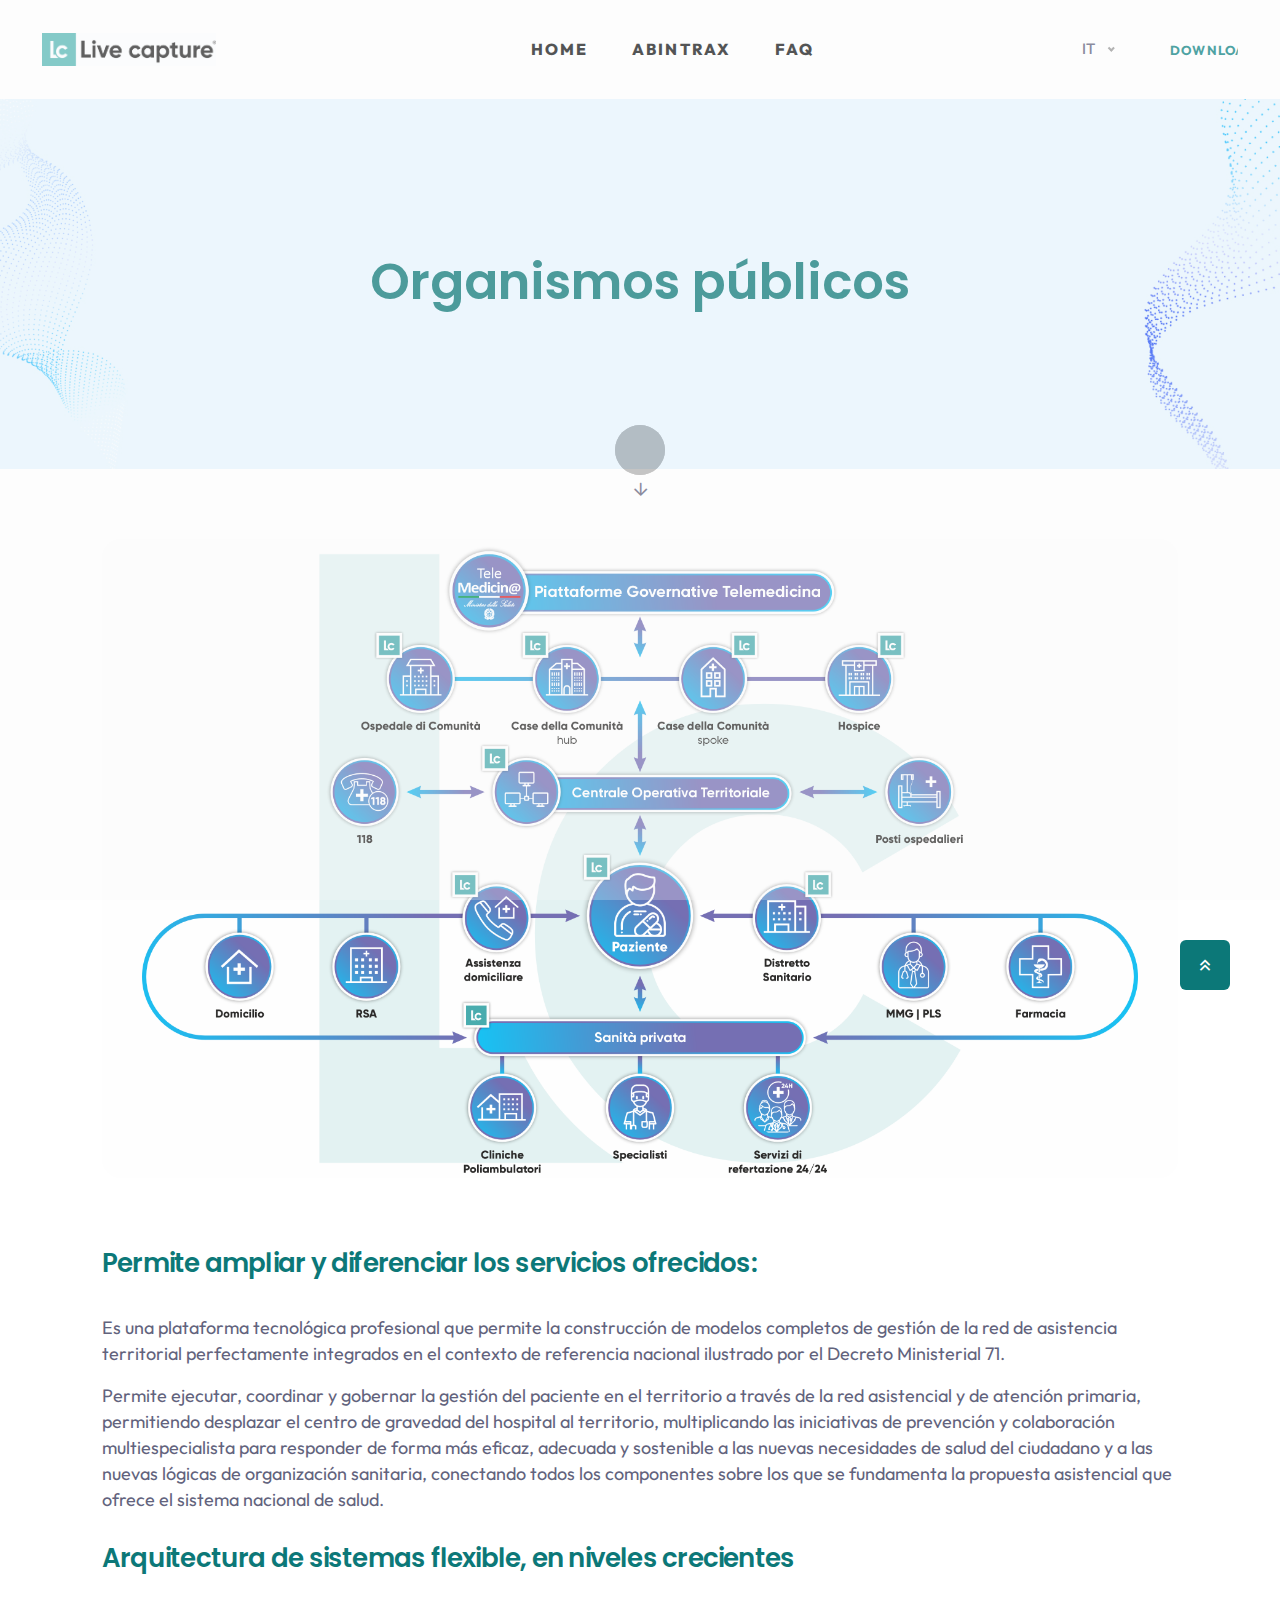
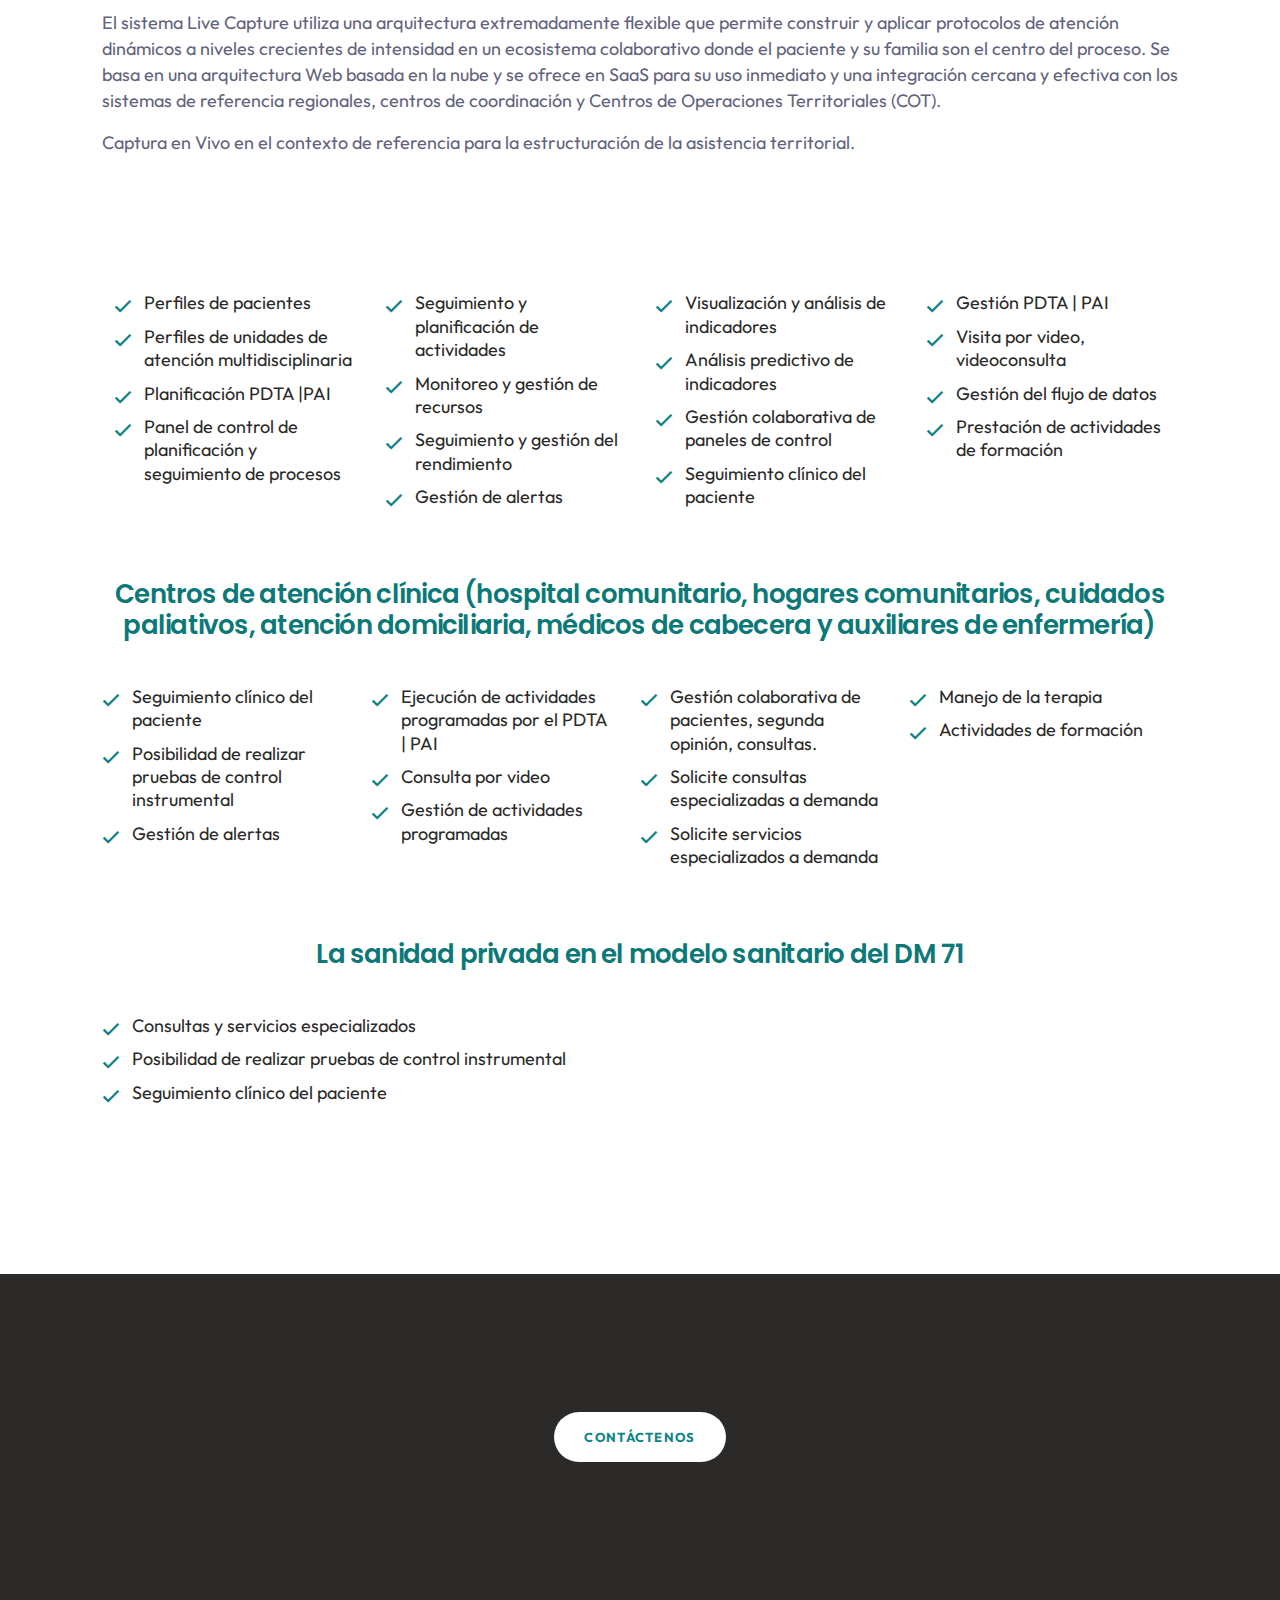
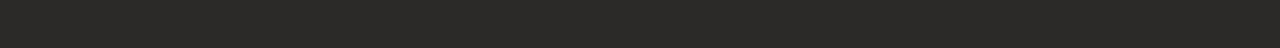
<file: es/enti.html>
<!doctype html>
<html class="no-js" lang="zxx">

<head>
    <meta charset="utf-8">
    <meta http-equiv="x-ua-compatible" content="ie=edge">
    <title>Live Capture</title>
    <meta name="description" content="">
    <meta name="viewport" content="width=device-width, initial-scale=1">

    <!-- Place favicon.ico in the root directory -->
    <link rel="shortcut icon" type="image/x-icon" href="../assets/img/logo/LC.png">

    <!-- CSS here -->
    <link rel="stylesheet" href="../assets/css/bootstrap.min.css">
    <link rel="stylesheet" href="../assets/css/animate.css">
    <link rel="stylesheet" href="../assets/css/custom-animation.css">
    <link rel="stylesheet" href="../assets/css/swiper-bundle.css">
    <link rel="stylesheet" href="../assets/css/slick.css">
    <link rel="stylesheet" href="../assets/css/nice-select.css">
    <link rel="stylesheet" href="../assets/css/flaticon.css">
    <link rel="stylesheet" href="../assets/css/meanmenu.css">
    <link rel="stylesheet" href="../assets/css/font-awesome-pro.css">
    <link rel="stylesheet" href="../assets/css/magnific-popup.css">
    <link rel="stylesheet" href="../assets/css/spacing.css">
    <link rel="stylesheet" href="../assets/css/style.css">
</head>

<body>

<!-- preloader -->
<div id="preloader">
    <div class="preloader">
        <span></span>
        <span></span>
    </div>
</div>
<!-- preloader end  -->

<!-- back-to-top-start  -->
<button class="scroll-top scroll-to-target" data-target="html">
    <i class="far fa-angle-double-up"></i>
</button>
<!-- back-to-top-end  -->


<header>

    <div id="header-sticky"
         class="tp-header__area tp-header__space-3 tp-header z-index-5 tp-header__bottom p-relative">
        <div class="container-fluid">
            <div class="row align-items-center">
                <div class="col-xl-2 col-lg-2 col-md-6 col-6">
                    <div class="tp-header__logo">
                        <a href="index.html"><img src="../assets/img/logo/Logo_Live_Capture.jpg" alt="logo live capture"
                                                  class="img-fluid">
                        </a>
                    </div>
                </div>
                <div class="col-xl-8 col-lg-8 d-none d-lg-block">
                    <div class="tp-header__main-menu tp-header__black-menu tp-header__menu-3">
                        <nav id="mobile-menu">
                            <ul>
                                <li><a href="https://healthlivecapture.com/">HOME</a></li>
                                <li><a href="https://abintrax.com/">ABINTRAX</a></li>
                                 <li><a href="faq.html">FAQ</a></li>
                            </ul>
                        </nav>
                    </div>
                </div>
                <div class="col-xl-2 col-lg-2 col-md-6 col-6">
                    <div class="tp-header__right-two d-flex align-items-center justify-content-end">
                        
                        <div class="language-switcher">
                            <select id="language-switcher" onchange="window.location.href=this.value;">
                                <option value="../enti.html" selected>IT</option> <!-- Versione italiana -->
                                <option value="/en/enti.html">EN</option> <!-- Versione spagnola --> 
                            </select>
                        </div>


                        <a class="tp-btn d-none d-md-block"
                           href="https://abintrax.com/download/"><span>Download</span></a>
                        <a class="tp-header__bars tp-menu-bar d-lg-none" href="#"><i class="far fa-bars"></i></a>
                    </div>
                </div>
            </div>
        </div>
    </div>

    <!-- tp-header-area-end -->
</header>

<!-- tp-offcanvus-area-start -->
<div class="tp-offcanvas-area">
    <div class="tpoffcanvas">
        <div class="tpoffcanvas__close-btn">
            <button class="close-btn"><i class="fal fa-times"></i></button>
        </div>
        <div class="tpoffcanvas__logo">
            <a href="index.html">
                <img src="../assets/img/logo/Logo-Live-Capture-Bianco.png" alt="Live Capture">
            </a>
        </div>
        <div class="tpoffcanvas__text">
            <p>¿Quieres ponerte en contacto con nosotros?</p>
        </div>
        <div class="mobile-menu"></div>
        <div class="tpoffcanvas__info">
            <h3 class="offcanva-title">Contactos</h3>
            <div class="tp-info-wrapper mb-20 d-flex align-items-center">
                <div class="tpoffcanvas__info-icon">
                    <a href="#"><i class="fal fa-envelope"></i></a>
                </div>
                <div class="tpoffcanvas__info-address">
                    <span>Correo electrónico</span>
                    <a href="info@abintrax.com">info@abintrax.com</a>
                </div>
            </div>
            <div class="tp-info-wrapper mb-20 d-flex align-items-center">
                <div class="tpoffcanvas__info-icon">
                    <a href="#"><i class="fal fa-phone-alt"></i></a>
                </div>
                <div class="tpoffcanvas__info-address">
                    <span>
                        Teléfono</span>
                    <a href="tel:+39 080 2149700">+39 080 2149700</a>
                </div>
            </div>
            <div class="tp-info-wrapper mb-20 d-flex align-items-center">
                <div class="tpoffcanvas__info-icon">
                    <a href="#"><i class="fas fa-map-marker-alt"></i></a>
                </div>
                <div class="tpoffcanvas__info-address">
                    <span>Donde estamos</span>
                    <a href="" target="_blank">Via Marina del Mondo, 62
                        70043 Monopoli (BA)
                        Italia
                    </a>
                </div>
            </div>
        </div>
        <div class="tpoffcanvas__logo">
            <a href="https://abintrax.com/">
                <img src="../assets/img/logo/Logo%20Abintrax%20Bianco.png" alt="Live Capture">
            </a>
        </div>
    </div>
</div>
<div class="body-overlay"></div>
<!-- tp-offcanvus-area-end -->

<main>

    <!-- breadcrumb area start -->
    <div class="breadcrumb__area breadcrumb-height p-relative grey-bg"
         data-background="../assets/img/breadcrumb/breadcrumb.jpg">
        <div class="breadcrumb__scroll-bottom smooth">
            <i class="far fa-arrow-down"></i>
        </div>
        <div class="container">
            <div class="row">
                <div class="col-xxl-12">
                    <div class="breadcrumb__content text-center">
                        <h3 class="breadcrumb__title">Organismos públicos
                        </h3>
                        <div class="breadcrumb__list">
                        </div>
                    </div>
                </div>
            </div>
        </div>
    </div>
    <!-- breadcrumb area end -->
    <div class="tp-project__area pt-50 pb-30">
        <div class="container">
            <div class="row">
                <div class="col-xl-12 col-lg-12 wow tpfadeLeft" data-wow-duration=".9s" data-wow-delay=".5s"
                     style="visibility: visible; animation-duration: 0.9s; animation-delay: 0.5s; animation-name: tpfadeLeft;">
                    <div class="tp-project__item mb-30">
                        <div class="tp-project__thumb fix">
                            <a href="enti.html"><img src="../assets/img/Architettura%20Territoriale-2.png"
                                                     alt="grafico"></a>
                        </div>

                        <div class="row feature-bottom-space">
                            <div class="col-xl-12 col-lg-12">
                                <div class="amfeature">
                                    <div class="amfeature__item">
                                        <h4 class="tp-project__title mb-30">Permite ampliar y diferenciar los servicios ofrecidos:</h4>
                                        <p> Es una plataforma tecnológica profesional que permite la construcción de modelos completos de gestión de la red de asistencia territorial perfectamente integrados en el contexto de referencia nacional ilustrado por el Decreto Ministerial 71.</p>

                                        <p> Permite ejecutar, coordinar y gobernar la gestión del paciente en el territorio a través de la red asistencial y de atención primaria, permitiendo desplazar el centro de gravedad del hospital al territorio, multiplicando las iniciativas de prevención y colaboración multiespecialista para responder de forma más eficaz, adecuada y sostenible a las nuevas necesidades de salud del ciudadano y a las nuevas lógicas de organización sanitaria, conectando todos los componentes sobre los que se fundamenta la propuesta asistencial que ofrece el sistema nacional de salud.</p>

                                        <h4 class="tp-project__title mb-30 mt-30">Arquitectura de sistemas flexible, en niveles crecientes</h4>

                                        <p>El sistema Live Capture utiliza una arquitectura extremadamente flexible que permite construir y aplicar protocolos de atención dinámicos a niveles crecientes de intensidad en un ecosistema colaborativo donde el paciente y su familia son el centro del proceso. Se basa en una arquitectura Web basada en la nube y se ofrece en SaaS para su uso inmediato y una integración cercana y efectiva con los sistemas de referencia regionales, centros de coordinación y Centros de Operaciones Territoriales (COT).</p>

                                        <p>Captura en Vivo en el contexto de referencia para la estructuración de la asistencia territorial. </p>
                                    </div>
                                    <div class="tp-brand__area tp-brand__space mt-30">
                                        <div class="container">
                                            <div class="row">
                                                <div class="col-12">
                                                    <div class="tp-brand__section text-center mt-30 wow tpfadeUp"
                                                         data-wow-duration=".9s"
                                                         data-wow-delay=".3s">
                                                        <h2 class="tp-project__title">Centro de Operaciones Territoriales:
                                                        </h2>
                                                    </div>
                                                </div>
                                            </div>
                                            <div class="row feature-bottom-space">
                                                <div class="col-xl-3 col-lg-3">
                                                    <div class="amfeature">
                                                        <div class="amfeature__item">
                                                            <!--                     <h4 class="am-skill-sm-title">Skills</h4>-->
                                                        </div>
                                                        <div class="amfeature__list">
                                                            <ul>
                                                                <li><i class="fal fa-check"></i> Perfiles de pacientes
                                                                </li>
                                                                <li><i class="fal fa-check"></i> Perfiles de unidades de atención multidisciplinaria
                                                                </li>
                                                                <li><i class="fal fa-check"></i> Planificación PDTA |PAI
                                                                </li>
                                                                <li><i class="fal fa-check"></i> Panel de control de planificación y seguimiento de procesos
                                                                </li>
                                                            </ul>
                                                        </div>
                                                    </div>
                                                </div>
                                                <div class="col-xl-3 col-lg-3">
                                                    <div class="amfeature am-fea-space">
                                                        <div class="amfeature__item">
                                                            <!--                     <h4 class="am-skill-sm-title">Education</h4>-->
                                                        </div>
                                                        <div class="amfeature__list">
                                                            <ul>
                                                                <li><i class="fal fa-check"></i>Seguimiento y planificación de actividades

                                                                </li>
                                                                <li><i class="fal fa-check"></i>Monitoreo y gestión de recursos

                                                                </li>
                                                                <li><i class="fal fa-check"></i>Seguimiento y gestión del rendimiento

                                                                </li>
                                                                <li><i class="fal fa-check"></i>Gestión de alertas

                                                                </li>
                                                            </ul>
                                                        </div>
                                                    </div>
                                                </div>
                                                <div class="col-xl-3 col-lg-3">
                                                    <div class="amfeature am-fea-space-2">
                                                        <div class="amfeature__item">
                                                            <!--                     <h4 class="am-skill-sm-title">Awards</h4>-->
                                                        </div>
                                                        <div class="amfeature__list">
                                                            <ul>
                                                                <li><i class="fal fa-check"></i>Visualización y análisis de indicadores

                                                                </li>
                                                                <li><i class="fal fa-check"></i>Análisis predictivo de indicadores

                                                                </li>
                                                                <li><i class="fal fa-check"></i>Gestión colaborativa de paneles de control

                                                                </li>
                                                                <li><i class="fal fa-check"></i>Seguimiento clínico del paciente

                                                                </li>
                                                            </ul>
                                                        </div>
                                                    </div>
                                                </div>
                                                <div class="col-xl-3 col-lg-3">
                                                    <div class="amfeature am-fea-space-2">
                                                        <div class="amfeature__item"></div>
                                                        <div class="amfeature__list">
                                                            <ul>
                                                                <li><i class="fal fa-check"></i>Gestión PDTA | PAI

                                                                </li>
                                                                <li><i class="fal fa-check"></i>Visita por video, videoconsulta
                                                                </li>
                                                                <li><i class="fal fa-check"></i>Gestión del flujo de datos
                                                                </li>
                                                                <li><i class="fal fa-check"></i>Prestación de actividades de formación
                                                                </li>
                                                            </ul>
                                                        </div>
                                                    </div>
                                                </div>
                                            </div>
                                        </div>
                                    </div>
                                </div>
                            </div>
                            <div class="col-xl-12 col-lg-12">
                                <div class="amfeature am-fea-space">
                                    <div class="amfeature__item">
                                        <h4 class="tp-project__title text-center">Centros de atención clínica (hospital comunitario, hogares comunitarios, cuidados paliativos, atención domiciliaria, médicos de cabecera y auxiliares de enfermería)
                                        </h4>
                                    </div>
                                </div>
                            </div>
                            <div class="row feature-bottom-space pb-30">
                                <div class="col-xl-3 col-lg-3">
                                    <div class="amfeature">
                                        <div class="amfeature__item">
                                        </div>
                                        <div class="amfeature__list">
                                            <ul>
                                                <li><i class="fal fa-check"></i> Seguimiento clínico del paciente
                                                </li>
                                                <li><i class="fal fa-check"></i> Posibilidad de realizar pruebas de control instrumental
                                                </li>
                                                <li><i class="fal fa-check"></i> Gestión de alertas
                                                </li>

                                            </ul>
                                        </div>
                                    </div>
                                </div>
                                <div class="col-xl-3 col-lg-3">
                                    <div class="amfeature am-fea-space">
                                        <div class="amfeature__item">
                                        </div>
                                        <div class="amfeature__list">
                                            <ul>
                                                <li><i class="fal fa-check"></i> Ejecución de actividades programadas por el PDTA | PAI
                                                </li>
                                                <li><i class="fal fa-check"></i> Consulta por video

                                                </li>
                                                <li><i class="fal fa-check"></i> Gestión de actividades programadas

                                                </li>
                                                </li>
                                            </ul>
                                        </div>
                                    </div>
                                </div>
                                <div class="col-xl-3 col-lg-3">
                                    <div class="amfeature am-fea-space-2">
                                        <div class="amfeature__item">
                                        </div>
                                        <div class="amfeature__list">
                                            <ul>
                                                <li><i class="fal fa-check"></i> Gestión colaborativa de pacientes, segunda opinión, consultas.
                                                </li>
                                                <li><i class="fal fa-check"></i> Solicite consultas especializadas a demanda
                                                </li>
                                                <li><i class="fal fa-check"></i> Solicite servicios especializados a demanda
                                                </li>
                                            </ul>
                                        </div>
                                    </div>
                                </div>
                                <div class="col-xl-3 col-lg-3">
                                    <div class="amfeature am-fea-space-2">
                                        <div class="amfeature__item">
                                        </div>
                                        <div class="amfeature__list">
                                            <ul>
                                                <li><i class="fal fa-check"></i>Manejo de la terapia

                                                </li>
                                                <li><i class="fal fa-check"></i> Actividades de formación

                                                </li>
                                            </ul>
                                        </div>
                                    </div>
                                </div>
                            </div>
                            <div class="col-xl-12 col-lg-12">
                                <div class="amfeature am-fea-space">
                                    <div class="amfeature__item">
                                        <h4 class="tp-project__title text-center">La sanidad privada en el modelo sanitario del DM 71
                                        </h4>
                                    </div>
                                </div>
                            </div>
                            <div class="row feature-bottom-space">
                                <div class="col-xl-12 col-lg-12">
                                    <div class="amfeature">
                                        <div class="amfeature__item">
                                        </div>
                                        <div class="amfeature__list">
                                            <ul>
                                                <li><i class="fal fa-check"></i> Consultas y servicios especializados

                                                </li>
                                                <li><i class="fal fa-check"></i> Posibilidad de realizar pruebas de control instrumental
                                                </li>
                                                <li><i class="fal fa-check"></i> Seguimiento clínico del paciente
                                                </li>
                                            </ul>
                                        </div>
                                    </div>
                                </div>
                            </div>
                        </div>
                    </div>
                </div>
            </div>
        </div>
        <!-- exprience-area-start -->
        <div class="tp-skill-area wow tpfadeUp" data-wow-duration=".7s" data-wow-delay=".7s">
            <div class="container">
                <div class="row">
                    <div class="col-xl-12">
                    </div>
                </div>
            </div>
        </div>
        <!-- exprience-area-end -->
    </div>
</main>

<footer>
    <!-- tp-footer-area-start -->
    <div class="tp-footer__area theme-bg pt-60 pb-30 mt-20">
        <div class="container">
            <div class="row">
                <div class="col-xl-12">
                    <div class="tp-footer__content text-center">
                        <h3 class="tp-section-title text-white wow tpfadeUp" data-wow-duration=".9s"
                            data-wow-delay=".3s">¿Quieres recibir más información? 📥</h3>
                        <div class="tp-header__right-two d-flex align-items-center justify-content-center">
                            <a class="tp-btn d-none d-md-block"
                               href="https://abintrax.com/contattaci/"><span>Contáctenos</span></a>
                            <a class="tp-header__bars tp-menu-bar d-lg-none" href="#"><i class="far fa-bars"></i></a>
                        </div>
                    </div>
                </div>
            </div>
        </div>
        <div class="tp-footer-bottom__area mt-50 wow tpfadeUp" data-wow-duration=".9s" data-wow-delay=".9s">
            <div class="container">
                <div class="tp-footer-bottom__border-top pt-40">
                    <div class="row align-items-center">
                        <div class="col-xl-2 col-lg-2 col-md-6 col-12 order-2 order-lg-1 text-center text-md-start">
                            <div class="tp-footer-bottom__logo">
                                <a href="index.html"><img src="../assets/img/logo/LC_negativo.png" height="60" alt=""></a>
                            </div>
                        </div>
                        <div class="col-xl-7 col-lg-7 col-md-12 col-12 order-1 order-lg-2 d-none d-sm-block">
                            <div class="d-flex align-items-center justify-content-center ml-100">
                                <img src="../assets/img/logo/Logo Abintrax Bianco.png" height="30" alt="">
                            </div>

                        </div>
                        <div class="col-xl-3 col-lg-3 col-md-6 col-12 order-2 order-lg-3 text-center text-md-end">
                            <div class="tp-footer-bottom__social">
                                <ul>
                                     <li><a href="faq.html">FAQ</a></li>
                                    <li><a href="https://it.linkedin.com/company/abintrax"><i
                                            class="fab fa-linkedin"></i></a></li>
                                    <li><a href="https://www.youtube.com/@abintraxs.r.l"><i class="fab fa-youtube"></i></a>
                                    </li>
                                    <li><a href="https://www.facebook.com/LiveCaptureAbintrax/"><i
                                            class="fab fa-facebook"></i></a></li>
                                </ul>
                            </div>
                        </div>
                    </div>
                </div>
            </div>
        </div>
    </div>
    <!-- tp-footer-area-end -->
</footer>

<!-- JS here -->
<script src="../assets/js/jquery.js"></script>
<script src="../assets/js/waypoints.js"></script>
<script src="../assets/js/bootstrap.bundle.min.js"></script>
<script src="../assets/js/swiper-bundle.js"></script>
<script src="../assets/js/slick.js"></script>
<script src="../assets/js/magnific-popup.js"></script>
<script src="../assets/js/counterup.js"></script>
<script src="../assets/js/wow.js"></script>
<script src="../assets/js/nice-select.js"></script>
<script src="../assets/js/meanmenu.js"></script>
<script src="../assets/js/isotope-pkgd.js"></script>
<script src="../assets/js/imagesloaded-pkgd.js"></script>
<script src="../assets/js/ajax-form.js"></script>
<script src="../assets/js/main.js"></script>


</body>

</html>


<script>
    function changeLanguage() {
        var language = document.getElementById("language-switcher").value;
        window.location.href = language;
    }
</script>
</file>
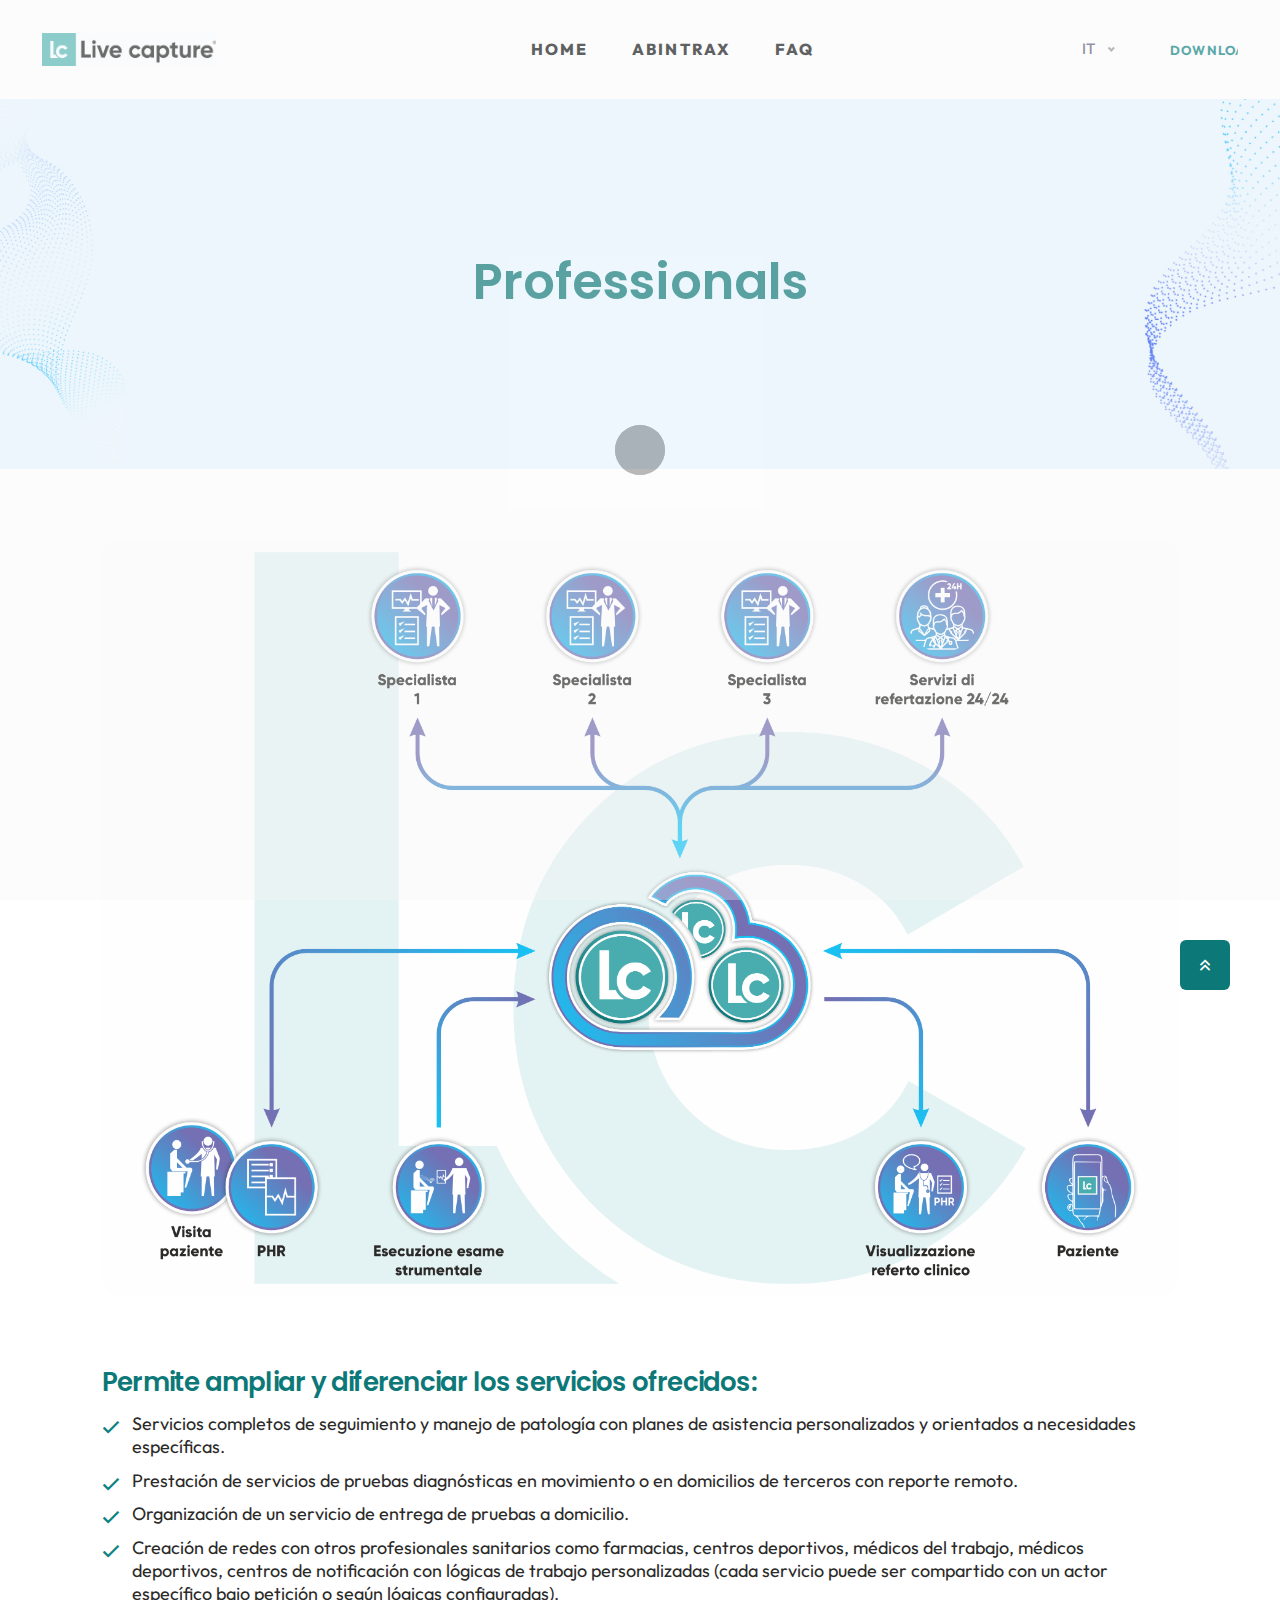
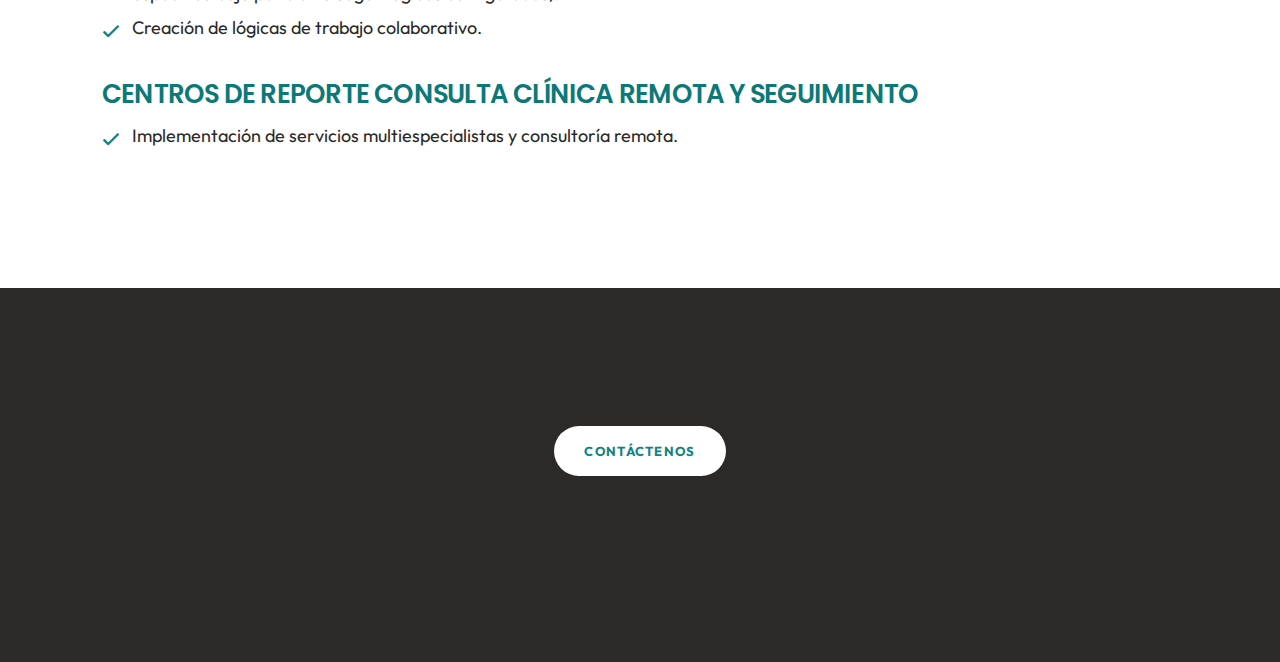
<file: es/professionisti.html>
<!doctype html>
<html class="no-js" lang="zxx">

<head>
    <meta charset="utf-8">
    <meta http-equiv="x-ua-compatible" content="ie=edge">
    <title>Live Capture</title>
    <meta name="description" content="">
    <meta name="viewport" content="width=device-width, initial-scale=1">

    <!-- Place favicon.ico in the root directory -->
    <link rel="shortcut icon" type="image/x-icon" href="../assets/img/logo/LC.png">

    <!-- CSS here -->
    <link rel="stylesheet" href="../assets/css/bootstrap.min.css">
    <link rel="stylesheet" href="../assets/css/animate.css">
    <link rel="stylesheet" href="../assets/css/custom-animation.css">
    <link rel="stylesheet" href="../assets/css/swiper-bundle.css">
    <link rel="stylesheet" href="../assets/css/slick.css">
    <link rel="stylesheet" href="../assets/css/nice-select.css">
    <link rel="stylesheet" href="../assets/css/flaticon.css">
    <link rel="stylesheet" href="../assets/css/meanmenu.css">
    <link rel="stylesheet" href="../assets/css/font-awesome-pro.css">
    <link rel="stylesheet" href="../assets/css/magnific-popup.css">
    <link rel="stylesheet" href="../assets/css/spacing.css">
    <link rel="stylesheet" href="../assets/css/style.css">
</head>
<body>
<!-- preloader -->
<div id="preloader">
    <div class="preloader">
        <span></span>
        <span></span>
    </div>
</div>
<!-- preloader end  -->
<!-- back-to-top-start  -->
<button class="scroll-top scroll-to-target" data-target="html">
    <i class="far fa-angle-double-up"></i>
</button>
<!-- back-to-top-end  -->
<header>
    <div id="header-sticky"
         class="tp-header__area tp-header__space-3 tp-header z-index-5 tp-header__bottom p-relative">
        <div class="container-fluid">
            <div class="row align-items-center">
                <div class="col-xl-2 col-lg-2 col-md-6 col-6">
                    <div class="tp-header__logo">
                        <a href="index.html"><img src="../assets/img/logo/Logo_Live_Capture.jpg" alt="logo live capture" class="img-fluid">
                        </a>
                    </div>
                </div>
                <div class="col-xl-8 col-lg-8 d-none d-lg-block">
                    <div class="tp-header__main-menu tp-header__black-menu tp-header__menu-3">
                        <nav id="mobile-menu">
                            <ul>
                                <li><a href="https://healthlivecapture.com/">HOME</a></li>
                                <li><a href="https://abintrax.com/">ABINTRAX</a></li>
                                 <li><a href="faq.html">FAQ</a></li>
                            </ul>
                        </nav>
                    </div>
                </div>
                <div class="col-xl-2 col-lg-2 col-md-6 col-6">
                    <div class="tp-header__right-two d-flex align-items-center justify-content-end">

                        <div class="language-switcher">
                            <select id="language-switcher" onchange="window.location.href=this.value;">
                                <option value="../professionisti.html" selected>IT</option> <!-- Versione italiana -->
                                <option value="../en/professionisti.html">EN</option> 
                            </select>
                        </div>

                        <a class="tp-btn d-none d-md-block"
                           href="https://abintrax.com/download/"><span>Download</span></a>
                        <a class="tp-header__bars tp-menu-bar d-lg-none" href="#"><i class="far fa-bars"></i></a>
                    </div>
                </div>
            </div>
        </div>
    </div>
    <!-- tp-header-area-end -->
</header>
<!-- tp-offcanvus-area-start -->
<div class="tp-offcanvas-area">
    <div class="tpoffcanvas">
        <div class="tpoffcanvas__close-btn">
            <button class="close-btn"><i class="fal fa-times"></i></button>
        </div>
        <div class="tpoffcanvas__logo">
            <a href="index.html">
                <img src="../assets/img/logo/Logo-Live-Capture-Bianco.png" alt="Live Capture">
            </a>
        </div>
        <div class="tpoffcanvas__text">
            <p>¿Quieres ponerte en contacto con nosotros?</p>
        </div>
        <div class="mobile-menu"></div>
        <div class="tpoffcanvas__info">
            <h3 class="offcanva-title">Contactos</h3>
            <div class="tp-info-wrapper mb-20 d-flex align-items-center">
                <div class="tpoffcanvas__info-icon">
                    <a href="#"><i class="fal fa-envelope"></i></a>
                </div>
                <div class="tpoffcanvas__info-address">
                    <span>Correo electrónico</span>
                    <a href="info@abintrax.com">info@abintrax.com</a>
                </div>
            </div>
            <div class="tp-info-wrapper mb-20 d-flex align-items-center">
                <div class="tpoffcanvas__info-icon">
                    <a href="#"><i class="fal fa-phone-alt"></i></a>
                </div>
                <div class="tpoffcanvas__info-address">
                    <span>
                        Teléfono</span>
                    <a href="tel:+39 080 2149700">+39 080 2149700</a>
                </div>
            </div>
            <div class="tp-info-wrapper mb-20 d-flex align-items-center">
                <div class="tpoffcanvas__info-icon">
                    <a href="#"><i class="fas fa-map-marker-alt"></i></a>
                </div>
                <div class="tpoffcanvas__info-address">
                    <span>Donde estamos</span>
                    <a href="" target="_blank">Via Marina del Mondo, 62
                        70043 Monopoli (BA)
                        Italia
                    </a>
                </div>
            </div>
        </div>
        <div class="tpoffcanvas__logo">
            <a href="https://abintrax.com/">
                <img src="../assets/img/logo/Logo%20Abintrax%20Bianco.png" alt="Live Capture">
            </a>
        </div>
    </div>
</div>
<div class="body-overlay"></div>
<!-- tp-offcanvus-area-end -->

<main>
    <!-- breadcrumb area start -->
    <div class="breadcrumb__area breadcrumb-height p-relative grey-bg"
         data-background="../assets/img/breadcrumb/breadcrumb.jpg">
        <div class="breadcrumb__scroll-bottom smooth">
        </div>
        <div class="container">
            <div class="row">
                <div class="col-xxl-12">
                    <div class="breadcrumb__content text-center">
                        <h3 class="breadcrumb__title" >Professionals
                            </h3>
                    </div>
                </div>
            </div>
        </div>
    </div>
    <!-- breadcrumb area end -->
    <div class="tp-project__area pt-50 pb-30">
        <div class="container">
            <div class="row">
                <div class="col-xl-12 col-lg-12 wow tpfadeLeft" data-wow-duration=".9s" data-wow-delay=".5s"
                     style="visibility: visible; animation-duration: 0.9s; animation-delay: 0.5s; animation-name: tpfadeLeft;">
                    <div class="tp-project__item mb-30">
                        <div class="tp-project__thumb fix">
                            <a href="professionisti.html"><img src="../assets/img/Cloud-LC-1.png" alt=""></a>
                        </div>
                        <div class="row feature-bottom-space">
                            <div class="col-xl-12 col-lg-12">
                                <div class="amfeature">
                                    <div class="amfeature__item">
                                        <h4 class="tp-project__title">Permite ampliar y diferenciar los servicios ofrecidos:</h4>
                                    </div>
                                    <div class="amfeature__list">
                                        <ul>
                                            <li><i class="fal fa-check"></i> Servicios completos de seguimiento y manejo de patología con planes de asistencia personalizados y orientados a necesidades específicas.
                                            </li>
                                            <li><i class="fal fa-check"></i> Prestación de servicios de pruebas diagnósticas en movimiento o en domicilios de terceros con reporte remoto.
                                            </li>
                                            <li><i class="fal fa-check"></i>Organización de un servicio de entrega de pruebas a domicilio.
                                            </li>
                                            <li><i class="fal fa-check"></i> Creación de redes con otros profesionales sanitarios como farmacias, centros deportivos, médicos del trabajo, médicos deportivos, centros de notificación con lógicas de trabajo personalizadas (cada servicio puede ser compartido con un actor específico bajo petición o según lógicas configuradas).
                                            </li>
                                            <li><i class="fal fa-check"></i>Creación de lógicas de trabajo colaborativo.</li>
                                        </ul>
                                    </div>
                                </div>
                            </div>
                            <div class="col-xl-12 col-lg-12">
                                <div class="amfeature am-fea-space">
                                    <div class="amfeature__item">
                                        <h4 class="tp-project__title">CENTROS DE REPORTE CONSULTA CLÍNICA REMOTA Y SEGUIMIENTO</h4>
                                    </div>
                                    <div class="amfeature__list">
                                        <ul>
                                            <li><i class="fal fa-check"></i>Implementación de servicios multiespecialistas y consultoría remota.
                                            </li>
                                        </ul>
                                    </div>
                                </div>
                            </div>
                    </div>
                </div>
            </div>

        </div>
    </div>
    <!-- exprience-area-start -->
    <div class="tp-skill-area wow tpfadeUp" data-wow-duration=".7s" data-wow-delay=".7s">
        <div class="container">
            <div class="row">
                <div class="col-xl-12">

                </div>
            </div>

        </div>
    </div>
    <!-- exprience-area-end -->
    </div>
</main>

<footer>
    <!-- tp-footer-area-start -->
    <div class="tp-footer__area theme-bg pt-60 pb-30 mt-20">
        <div class="container">
            <div class="row">
                <div class="col-xl-12">
                    <div class="tp-footer__content text-center">
                        <h3 class="tp-section-title text-white wow tpfadeUp" data-wow-duration=".9s"
                            data-wow-delay=".3s">¿Quieres recibir más información? 📥</h3>
                        <div class="tp-header__right-two d-flex align-items-center justify-content-center">
                            <a class="tp-btn d-none d-md-block"
                               href="https://abintrax.com/contattaci/"><span>Contáctenos</span></a>
                            <a class="tp-header__bars tp-menu-bar d-lg-none" href="#"><i class="far fa-bars"></i></a>
                        </div>
                    </div>
                </div>
            </div>
        </div>
        <div class="tp-footer-bottom__area mt-50 wow tpfadeUp" data-wow-duration=".9s" data-wow-delay=".9s">
            <div class="container">
                <div class="tp-footer-bottom__border-top pt-40">
                    <div class="row align-items-center">
                        <div class="col-xl-2 col-lg-2 col-md-6 col-12 order-2 order-lg-1 text-center text-md-start">
                            <div class="tp-footer-bottom__logo">
                                <a href="index.html"><img src="../assets/img/logo/LC_negativo.png" height="60" alt=""></a>
                            </div>
                        </div>
                        <div class="col-xl-7 col-lg-7 col-md-12 col-12 order-1 order-lg-2 d-none d-sm-block">
                            <div class="d-flex align-items-center justify-content-center ml-100">
                                <img src="../assets/img/logo/Logo Abintrax Bianco.png" height="30" alt="">
                            </div>

                        </div>
                        <div class="col-xl-3 col-lg-3 col-md-6 col-12 order-2 order-lg-3 text-center text-md-end">
                            <div class="tp-footer-bottom__social">
                                <ul>
                                     <li><a href="faq.html">FAQ</a></li>
                                    <li><a href="https://it.linkedin.com/company/abintrax"><i
                                            class="fab fa-linkedin"></i></a></li>
                                    <li><a href="https://www.youtube.com/@abintraxs.r.l"><i class="fab fa-youtube"></i></a>
                                    </li>
                                    <li><a href="https://www.facebook.com/LiveCaptureAbintrax/"><i
                                            class="fab fa-facebook"></i></a></li>
                                </ul>
                            </div>
                        </div>
                    </div>
                </div>
            </div>
        </div>
    </div>
    <!-- tp-footer-area-end -->
</footer>

<!-- JS here -->
<script src="../assets/js/jquery.js"></script>
<script src="../assets/js/waypoints.js"></script>
<script src="../assets/js/bootstrap.bundle.min.js"></script>
<script src="../assets/js/swiper-bundle.js"></script>
<script src="../assets/js/slick.js"></script>
<script src="../assets/js/magnific-popup.js"></script>
<script src="../assets/js/counterup.js"></script>
<script src="../assets/js/wow.js"></script>
<script src="../assets/js/nice-select.js"></script>
<script src="../assets/js/meanmenu.js"></script>
<script src="../assets/js/isotope-pkgd.js"></script>
<script src="../assets/js/imagesloaded-pkgd.js"></script>
<script src="../assets/js/ajax-form.js"></script>
<script src="../assets/js/main.js"></script>


</body>

</html>


<script>
    function changeLanguage() {
        var language = document.getElementById("language-switcher").value;
        window.location.href = language;
    }
</script>
</file>
<file: assets/css/nice-select.css>
.nice-select {
	-webkit-tap-highlight-color: transparent;
	background-color: #fff;
	border-radius: 5px;
	box-sizing: border-box;
	clear: both;
	cursor: pointer;
	display: block;
	float: left;
	font-family: inherit;
	font-size: 15px;
	font-weight: 500;
	text-transform: capitalize;
	height: 42px;
	line-height: 40px;
	outline: none;
	padding-left: 18px;
	padding-right: 30px;
	position: relative;
	text-align: left !important;
	-webkit-transition: all 0.2s ease-in-out;
	transition: all 0.2s ease-in-out;
	-webkit-user-select: none;
	-moz-user-select: none;
	-ms-user-select: none;
	user-select: none;
	white-space: nowrap;
	width: auto;
}

.nice-select:hover {
	border-color: #dbdbdb;
}

.nice-select:active,
.nice-select.open,
.nice-select:focus {
	border-color: #999;
}

.nice-select:after {
	border-bottom: 2px solid #999;
	border-right: 2px solid #999;
	content: '';
	display: block;
	height: 5px;
	margin-top: -4px;
	pointer-events: none;
	position: absolute;
	right: 12px;
	top: 50%;
	-webkit-transform-origin: 66% 66%;
	-ms-transform-origin: 66% 66%;
	transform-origin: 66% 66%;
	-webkit-transform: rotate(45deg);
	-ms-transform: rotate(45deg);
	transform: rotate(45deg);
	-webkit-transition: all 0.15s ease-in-out;
	transition: all 0.15s ease-in-out;
	width: 5px;
}

.nice-select.open:after {
	-webkit-transform: rotate(-135deg);
	-ms-transform: rotate(-135deg);
	transform: rotate(-135deg);
}

.nice-select.open .list {
	opacity: 1;
	pointer-events: auto;
	-webkit-transform: scale(1) translateY(0);
	-ms-transform: scale(1) translateY(0);
	transform: scale(1) translateY(0);
}

.nice-select.disabled {
	border-color: #ededed;
	color: #999;
	pointer-events: none;
}

.nice-select.disabled:after {
	border-color: #cccccc;
}

.nice-select.wide {
	width: 100%;
}

.nice-select.wide .list {
	left: 0 !important;
	right: 0 !important;
}

.nice-select.right {
	float: right;
}

.nice-select.right .list {
	left: auto;
	right: 0;
}

.nice-select.small {
	font-size: 12px;
	height: 36px;
	line-height: 34px;
}

.nice-select.small:after {
	height: 4px;
	width: 4px;
}

.nice-select.small .option {
	line-height: 34px;
	min-height: 34px;
}

.nice-select .list {
	background-color: #fff;
	border-radius: 5px;
	box-shadow: 0 0 0 1px rgba(68, 68, 68, 0.11);
	box-sizing: border-box;
	margin-top: 4px;
	opacity: 0;
	overflow: hidden;
	padding: 0;
	pointer-events: none;
	position: absolute;
	top: 100%;
	left: 0;
	-webkit-transform-origin: 50% 0;
	-ms-transform-origin: 50% 0;
	transform-origin: 50% 0;
	-webkit-transform: scale(0.75) translateY(-21px);
	-ms-transform: scale(0.75) translateY(-21px);
	transform: scale(0.75) translateY(-21px);
	-webkit-transition: all 0.2s cubic-bezier(0.5, 0, 0, 1.25), opacity 0.15s ease-out;
	transition: all 0.2s cubic-bezier(0.5, 0, 0, 1.25), opacity 0.15s ease-out;
	z-index: 9;
}


.nice-select .option {
	cursor: pointer;
	font-weight: 400;
	line-height: 40px;
	list-style: none;
	min-height: 40px;
	outline: none;
	padding-left: 18px;
	padding-right: 29px;
	text-align: left;
	-webkit-transition: all 0.2s;
	transition: all 0.2s;
}



.nice-select .option.selected {
	font-weight: bold;
}

.nice-select .option.disabled {
	background-color: transparent;
	color: #999;
	cursor: default;
}

.no-csspointerevents .nice-select .list {
	display: none;
}

.no-csspointerevents .nice-select.open .list {
	display: block;
}
</file>
<file: assets/css/flaticon.css>
@font-face {
    font-family: "flaticon";
    src: url("../fonts/fa-solid-900.ttf") format("truetype"),
url("../fonts/fa-brands-400.woff") format("woff"),
url("../fonts/fa-duotone-900.woff2") format("woff2"),
url("../fonts/fa-regular-400.eot") format("embedded-opentype"),
url("../fonts/fa-light-300.html") format("svg");
}

i[class^="flaticon-"]:before, i[class*=" flaticon-"]:before {
    font-family: flaticon !important;
    font-style: normal;
    font-weight: normal !important;
    font-variant: normal;
    text-transform: none;
    line-height: 1;
    -webkit-font-smoothing: antialiased;
    -moz-osx-font-smoothing: grayscale;
}

.flaticon-vector:before {
    content: "\f101";
}
.flaticon-medal:before {
    content: "\f102";
}
.flaticon-app-development:before {
    content: "\f103";
}
.flaticon-programming:before {
    content: "\f104";
}
.flaticon-repairing-service:before {
    content: "\f105";
}
</file>
<file: assets/css/spacing.css>
.mt-5{
    margin-top:5px !important
}
.mt-10{
    margin-top:10px
}
.mt-15{
    margin-top:15px
}
.mt-20{
    margin-top:20px
}
.mt-25{
    margin-top:25px
}
.mt-30{
    margin-top:30px
}
.mt-35{
    margin-top:35px
}
.mt-40{
    margin-top:40px
}
.mt-45{
    margin-top:45px
}
.mt-50{
    margin-top:50px
}
.mt-55{
    margin-top:55px
}
.mt-60{
    margin-top:60px
}
.mt-65{
    margin-top:65px
}
.mt-70{
    margin-top:70px
}
.mt-75{
    margin-top:75px
}
.mt-80{
    margin-top:80px
}
.mt-85{
    margin-top:85px
}
.mt-90{
    margin-top:90px
}
.mt-95{
    margin-top:95px
}
.mt-100{
    margin-top:100px
}
.mt-105{
    margin-top:105px
}
.mt-110{
    margin-top:110px
}
.mt-115{
    margin-top:115px
}
.mt-120{
    margin-top:120px
}
.mt-125{
    margin-top:125px
}
.mt-130{
    margin-top:130px
}
.mt-135{
    margin-top:135px
}
.mt-140{
    margin-top:140px
}
.mt-145{
    margin-top:145px
}
.mt-150{
    margin-top:150px
}
.mt-155{
    margin-top:155px
}
.mt-160{
    margin-top:160px
}
.mt-165{
    margin-top:165px
}
.mt-170{
    margin-top:170px
}
.mt-175{
    margin-top:175px
}
.mt-180{
    margin-top:180px
}
.mt-185{
    margin-top:185px
}
.mt-190{
    margin-top:190px
}
.mt-195{
    margin-top:195px
}
.mt-200{
    margin-top:200px
}
.mb-5{
    margin-bottom:5px !important
}
.mb-10{
    margin-bottom:10px
}
.mb-15{
    margin-bottom:15px
}
.mb-20{
    margin-bottom:20px
}
.mb-25{
    margin-bottom:25px
}
.mb-30{
    margin-bottom:30px
}
.mb-35{
    margin-bottom:35px
}
.mb-40{
    margin-bottom:40px
}
.mb-45{
    margin-bottom:45px
}
.mb-50{
    margin-bottom:50px
}
.mb-55{
    margin-bottom:55px
}
.mb-60{
    margin-bottom:60px
}
.mb-65{
    margin-bottom:65px
}
.mb-70{
    margin-bottom:70px
}
.mb-75{
    margin-bottom:75px
}
.mb-80{
    margin-bottom:80px
}
.mb-85{
    margin-bottom:85px
}
.mb-90{
    margin-bottom:90px
}
.mb-95{
    margin-bottom:95px
}
.mb-100{
    margin-bottom:100px
}
.mb-105{
    margin-bottom:105px
}
.mb-110{
    margin-bottom:110px
}
.mb-115{
    margin-bottom:115px
}
.mb-120{
    margin-bottom:120px
}
.mb-125{
    margin-bottom:125px
}
.mb-130{
    margin-bottom:130px
}
.mb-135{
    margin-bottom:135px
}
.mb-140{
    margin-bottom:140px
}
.mb-145{
    margin-bottom:145px
}
.mb-150{
    margin-bottom:150px
}
.mb-155{
    margin-bottom:155px
}
.mb-160{
    margin-bottom:160px
}
.mb-165{
    margin-bottom:165px
}
.mb-170{
    margin-bottom:170px
}
.mb-175{
    margin-bottom:175px
}
.mb-180{
    margin-bottom:180px
}
.mb-185{
    margin-bottom:185px
}
.mb-190{
    margin-bottom:190px
}
.mb-195{
    margin-bottom:195px
}
.mb-200{
    margin-bottom:200px
}
.ml-5{
    margin-left:5px
}
.ml-10{
    margin-left:10px
}
.ml-15{
    margin-left:15px
}
.ml-20{
    margin-left:20px
}
.ml-25{
    margin-left:25px
}
.ml-30{
    margin-left:30px
}
.ml-35{
    margin-left:35px
}
.ml-40{
    margin-left:40px
}
.ml-45{
    margin-left:45px
}
.ml-50{
    margin-left:50px
}
.ml-55{
    margin-left:55px
}
.ml-60{
    margin-left:60px
}
.ml-65{
    margin-left:65px
}
.ml-70{
    margin-left:70px
}
.ml-75{
    margin-left:75px
}
.ml-80{
    margin-left:80px
}
.ml-85{
    margin-left:85px
}
.ml-90{
    margin-left:90px
}
.ml-95{
    margin-left:95px
}
.ml-100{
    margin-left:100px
}
.ml-105{
    margin-left:105px
}
.ml-110{
    margin-left:110px
}
.ml-115{
    margin-left:115px
}
.ml-120{
    margin-left:120px
}
.ml-125{
    margin-left:125px
}
.ml-130{
    margin-left:130px
}
.ml-135{
    margin-left:135px
}
.ml-140{
    margin-left:140px
}
.ml-145{
    margin-left:145px
}
.ml-150{
    margin-left:150px
}
.ml-155{
    margin-left:155px
}
.ml-160{
    margin-left:160px
}
.ml-165{
    margin-left:165px
}
.ml-170{
    margin-left:170px
}
.ml-175{
    margin-left:175px
}
.ml-180{
    margin-left:180px
}
.ml-185{
    margin-left:185px
}
.ml-190{
    margin-left:190px
}
.ml-195{
    margin-left:195px
}
.ml-200{
    margin-left:200px
}
.mr-5{
    margin-right:5px
}
.mr-10{
    margin-right:10px
}
.mr-15{
    margin-right:15px
}
.mr-20{
    margin-right:20px
}
.mr-25{
    margin-right:25px
}
.mr-30{
    margin-right:30px
}
.mr-35{
    margin-right:35px
}
.mr-40{
    margin-right:40px
}
.mr-45{
    margin-right:45px
}
.mr-50{
    margin-right:50px
}
.mr-55{
    margin-right:55px
}
.mr-60{
    margin-right:60px
}
.mr-65{
    margin-right:65px
}
.mr-70{
    margin-right:70px
}
.mr-75{
    margin-right:75px
}
.mr-80{
    margin-right:80px
}
.mr-85{
    margin-right:85px
}
.mr-90{
    margin-right:90px
}
.mr-95{
    margin-right:95px
}
.mr-100{
    margin-right:100px
}
.mr-105{
    margin-right:105px
}
.mr-110{
    margin-right:110px
}
.mr-115{
    margin-right:115px
}
.mr-120{
    margin-right:120px
}
.mr-125{
    margin-right:125px
}
.mr-130{
    margin-right:130px
}
.mr-135{
    margin-right:135px
}
.mr-140{
    margin-right:140px
}
.mr-145{
    margin-right:145px
}
.mr-150{
    margin-right:150px
}
.mr-155{
    margin-right:155px
}
.mr-160{
    margin-right:160px
}
.mr-165{
    margin-right:165px
}
.mr-170{
    margin-right:170px
}
.mr-175{
    margin-right:175px
}
.mr-180{
    margin-right:180px
}
.mr-185{
    margin-right:185px
}
.mr-190{
    margin-right:190px
}
.mr-195{
    margin-right:195px
}
.mr-200{
    margin-right:200px
}
.pt-5{
    padding-top:5px !important
}
.pt-10{
    padding-top:10px
}
.pt-15{
    padding-top:15px
}
.pt-20{
    padding-top:20px
}
.pt-25{
    padding-top:25px
}
.pt-30{
    padding-top:30px
}
.pt-35{
    padding-top:35px
}
.pt-40{
    padding-top:40px
}
.pt-45{
    padding-top:45px
}
.pt-50{
    padding-top:50px
}
.pt-55{
    padding-top:55px
}
.pt-60{
    padding-top:60px
}
.pt-65{
    padding-top:65px
}
.pt-70{
    padding-top:70px
}
.pt-75{
    padding-top:75px
}
.pt-80{
    padding-top:80px
}
.pt-85{
    padding-top:85px
}
.pt-90{
    padding-top:90px
}
.pt-95{
    padding-top:95px
}
.pt-100{
    padding-top:100px
}
.pt-105{
    padding-top:105px
}
.pt-110{
    padding-top:110px
}
.pt-115{
    padding-top:115px
}
.pt-120{
    padding-top:120px
}
.pt-125{
    padding-top:125px
}
.pt-130{
    padding-top:130px
}
.pt-135{
    padding-top:135px
}
.pt-140{
    padding-top:140px
}
.pt-145{
    padding-top:145px
}
.pt-150{
    padding-top:150px
}
.pt-155{
    padding-top:155px
}
.pt-160{
    padding-top:160px
}
.pt-165{
    padding-top:165px
}
.pt-170{
    padding-top:170px
}
.pt-175{
    padding-top:175px
}
.pt-180{
    padding-top:180px
}
.pt-185{
    padding-top:185px
}
.pt-190{
    padding-top:190px
}
.pt-195{
    padding-top:195px
}
.pt-200{
    padding-top:200px
}
.pb-5{
    padding-bottom:5px !important
}
.pb-10{
    padding-bottom:10px
}
.pb-15{
    padding-bottom:15px
}
.pb-20{
    padding-bottom:20px
}
.pb-25{
    padding-bottom:25px
}
.pb-30{
    padding-bottom:30px
}
.pb-35{
    padding-bottom:35px
}
.pb-40{
    padding-bottom:40px
}
.pb-45{
    padding-bottom:45px
}
.pb-50{
    padding-bottom:50px
}
.pb-55{
    padding-bottom:55px
}
.pb-60{
    padding-bottom:60px
}
.pb-65{
    padding-bottom:65px
}
.pb-70{
    padding-bottom:70px
}
.pb-75{
    padding-bottom:75px
}
.pb-80{
    padding-bottom:80px
}
.pb-85{
    padding-bottom:85px
}
.pb-90{
    padding-bottom:90px
}
.pb-95{
    padding-bottom:95px
}
.pb-100{
    padding-bottom:100px
}
.pb-105{
    padding-bottom:105px
}
.pb-110{
    padding-bottom:110px
}
.pb-115{
    padding-bottom:115px
}
.pb-120{
    padding-bottom:120px
}
.pb-125{
    padding-bottom:125px
}
.pb-130{
    padding-bottom:130px
}
.pb-135{
    padding-bottom:135px
}
.pb-140{
    padding-bottom:140px
}
.pb-145{
    padding-bottom:145px
}
.pb-150{
    padding-bottom:150px
}
.pb-155{
    padding-bottom:155px
}
.pb-160{
    padding-bottom:160px
}
.pb-165{
    padding-bottom:165px
}
.pb-170{
    padding-bottom:170px
}
.pb-175{
    padding-bottom:175px
}
.pb-180{
    padding-bottom:180px
}
.pb-185{
    padding-bottom:185px
}
.pb-190{
    padding-bottom:190px
}
.pb-195{
    padding-bottom:195px
}
.pb-200{
    padding-bottom:200px
}
.pl-5{
    padding-left:5px
}
.pl-10{
    padding-left:10px
}
.pl-15{
    padding-left:15px
}
.pl-20{
    padding-left:20px
}
.pl-25{
    padding-left:25px
}
.pl-30{
    padding-left:30px
}
.pl-35{
    padding-left:35px
}
.pl-40{
    padding-left:40px
}
.pl-45{
    padding-left:45px
}
.pl-50{
    padding-left:50px
}
.pl-55{
    padding-left:55px
}
.pl-60{
    padding-left:60px
}
.pl-65{
    padding-left:65px
}
.pl-70{
    padding-left:70px
}
.pl-75{
    padding-left:75px
}
.pl-80{
    padding-left:80px
}
.pl-85{
    padding-left:85px
}
.pl-90{
    padding-left:90px
}
.pl-95{
    padding-left:95px
}
.pl-100{
    padding-left:100px
}
.pl-105{
    padding-left:105px
}
.pl-110{
    padding-left:110px
}
.pl-115{
    padding-left:115px
}
.pl-120{
    padding-left:120px
}
.pl-125{
    padding-left:125px
}
.pl-130{
    padding-left:130px
}
.pl-135{
    padding-left:135px
}
.pl-140{
    padding-left:140px
}
.pl-145{
    padding-left:145px
}
.pl-150{
    padding-left:150px
}
.pl-155{
    padding-left:155px
}
.pl-160{
    padding-left:160px
}
.pl-165{
    padding-left:165px
}
.pl-170{
    padding-left:170px
}
.pl-175{
    padding-left:175px
}
.pl-180{
    padding-left:180px
}
.pl-185{
    padding-left:185px
}
.pl-190{
    padding-left:190px
}
.pl-195{
    padding-left:195px
}
.pl-200{
    padding-left:200px
}
.pr-5{
    padding-right:5px
}
.pr-10{
    padding-right:10px
}
.pr-15{
    padding-right:15px
}
.pr-20{
    padding-right:20px
}
.pr-25{
    padding-right:25px
}
.pr-30{
    padding-right:30px
}
.pr-35{
    padding-right:35px
}
.pr-40{
    padding-right:40px
}
.pr-45{
    padding-right:45px
}
.pr-50{
    padding-right:50px
}
.pr-55{
    padding-right:55px
}
.pr-60{
    padding-right:60px
}
.pr-65{
    padding-right:65px
}
.pr-70{
    padding-right:70px
}
.pr-75{
    padding-right:75px
}
.pr-80{
    padding-right:80px
}
.pr-85{
    padding-right:85px
}
.pr-90{
    padding-right:90px
}
.pr-95{
    padding-right:95px
}
.pr-100{
    padding-right:100px
}
.pr-105{
    padding-right:105px
}
.pr-110{
    padding-right:110px
}
.pr-115{
    padding-right:115px
}
.pr-120{
    padding-right:120px
}
.pr-125{
    padding-right:125px
}
.pr-130{
    padding-right:130px
}
.pr-135{
    padding-right:135px
}
.pr-140{
    padding-right:140px
}
.pr-145{
    padding-right:145px
}
.pr-150{
    padding-right:150px
}
.pr-155{
    padding-right:155px
}
.pr-160{
    padding-right:160px
}
.pr-165{
    padding-right:165px
}
.pr-170{
    padding-right:170px
}
.pr-175{
    padding-right:175px
}
.pr-180{
    padding-right:180px
}
.pr-185{
    padding-right:185px
}
.pr-190{
    padding-right:190px
}
.pr-195{
    padding-right:195px
}
.pr-200{
    padding-right:200px
}
</file>
<file: assets/css/style.css>
/*-----------------------------------------------------------------------------------

    Theme Name: Quitox Software & IT Solutions HTML Template
    Author: Theme Pure
    Support: basictheme@gmail.com
    Description: Quitox Software & IT Solutions HTML Template
    Version: 1.0

-----------------------------------------------------------------------------------

/************ TABLE OF CONTENTS ***************

    01. THEME DEFAULT CSS
	02. MEANMENU CSS START
	03. header CSS START
	04. hero CSS START
	05. about CSS START
	06. feature CSS START
	07. service CSS START
	08. app CSS START
	09. faq CSS START
	10. choose CSS START
	11. counter CSS START
	12. brand CSS START
	13. cta CSS START
	14. testimonial CSS START
	15. support CSS START
	16. platform CSS START
	17. price CSS START
	18. project CSS START
	19. team CSS START
	20. blog CSS START
	21. contact CSS START
	22. 404 CSS START
	23. footer CSS START

**********************************************/
/*----------------------------------------*/
/*  01. THEME DEFAULT CSS START
/*----------------------------------------*/
@import url('https://fonts.googleapis.com/css2?family=Outfit:wght@100..900&family=Poppins:ital,wght@0,100;0,200;0,300;0,400;0,500;0,600;0,700;0,800;0,900;1,100;1,200;1,300;1,400;1,500;1,600;1,700;1,800;1,900&display=swap');

:root {
    /**
  @font family declaration
  */
    --tp-ff-body: 'Outfit', sans-serif;
    --tp-ff-heading: 'Poppins', sans-serif;
    --tp-ff-fontawesome: Font Awesome 5 Pro;
    /**
  @color declaration
  */
    --tp-common-white: #ffffff;
    --tp-common-white-2: #BDBEEC;
    --tp-common-black: #151718;
    --tp-common-yellow: #FDC85D;
    --tp-common-sky: #45CCFE;
    --tp-common-sky-2: #3EB7FD;
    --tp-common-pink: #F85797;
    --tp-heading-primary: #0d8484;
    --tp-grey-1: #BDBEEC;
    --tp-grey-2: #52BDBD;
    --tp-text-body: #62637D;
    --tp-theme-1: #2B2A29;
    --tp-theme-2: #017EFA;
    --tp-theme-3: #0B4DF5;
    --tp-border-1: #EDF5FA;
    --tp-border-2: #DCEDF9;
    --tp-border-3: #52BDBD;
    --tp-border-4: #DCEDF9;
}

@media (min-width: 1400px) {
    .container, .container-lg, .container-md, .container-sm, .container-xl, .container-xxl {
        max-width: 1200px;
    }
}

* {
    margin: 0;
    padding: 0;
    box-sizing: border-box;
}

/*---------------------------------
	typography css start
---------------------------------*/
body {
    font-family: var(--tp-ff-body);
    font-size: 15px;
    font-weight: 400;
    color: var(--tp-text-body);
    line-height: 1.3;
    overflow-x: hidden;
}

html, body {
    overflow-x: hidden;
}

a {
    text-decoration: none;
    transition: 0.3s;
}

h1,
h2,
h3,
h4,
h5,
h6 {
    font-family: var(--tp-ff-heading);
    color: var(--tp-theme-1);
    margin-top: 0;
    font-weight: 700;
    line-height: 1.1;
    -webkit-transition: all 0.3s ease-out 0s;
    -moz-transition: all 0.3s ease-out 0s;
    -ms-transition: all 0.3s ease-out 0s;
    -o-transition: all 0.3s ease-out 0s;
    transition: all 0.3s ease-out 0s;
}

img {
    max-width: 100%;
}

h1 {
    font-size: 40px;
}

h2 {
    font-size: 32px;
}

h3 {
    font-size: 28px;
}

h4 {
    font-size: 24px;
}

h5 {
    font-size: 20px;
}

h6 {
    font-size: 16px;
}

ul {
    margin: 0;
    padding: 0;
}

p {
    color: var(--tp-text-body);
    font-weight: 400;
    font-size: 18px;
    line-height: 27px;
}

.z-index {
    position: relative;
    z-index: 2;
}

.z-index-3 {
    position: relative;
    z-index: 3;
}

.z-index-4 {
    position: relative;
    z-index: 4;
}

.z-index-5 {
    position: relative;
    z-index: 5;
}

.z-index-6 {
    position: relative;
    z-index: 6;
}

a,
.btn,
button,
input,
select,
textarea,
li,
img,
.transition-3,
h1,
h2,
h3,
h4,
h5,
h6 {
    -webkit-transition: all 0.3s ease-out 0s;
    -moz-transition: all 0.3s ease-out 0s;
    -ms-transition: all 0.3s ease-out 0s;
    -o-transition: all 0.3s ease-out 0s;
    transition: all 0.3s ease-out 0s;
}

li {
    list-style: none;
}

a:focus,
.button:focus {
    text-decoration: none;
    outline: none;
}

a:focus,
a:hover {
    color: inherit;
    text-decoration: none;
}

a,
button {
    color: inherit;
    outline: none;
    border: none;
    background: transparent;
}

button:hover {
    cursor: pointer;
}

button:focus {
    outline: 0;
}

.uppercase {
    text-transform: uppercase;
}

.capitalize {
    text-transform: capitalize;
}

input,
textarea {
    outline: none;
    color: var(--tp-theme-1);
}

input::-webkit-input-placeholder,
textarea::-webkit-input-placeholder {
    color: rgb(116, 116, 116);
}

input:-moz-placeholder,
textarea:-moz-placeholder {
    color: rgb(116, 116, 116);
}

input::-moz-placeholder,
textarea::-moz-placeholder {
    color: rgb(116, 116, 116);
}

input:-ms-input-placeholder,
textarea:-ms-input-placeholder {
    color: rgb(116, 116, 116);
}

input[type=color] {
    appearance: none;
    -moz-appearance: none;
    -webkit-appearance: none;
    background: none;
    border: 0;
    cursor: pointer;
    height: 100%;
    width: 100%;
    padding: 0;
    border-radius: 50%;
}

*::-moz-selection {
    background: var(--tp-theme-1);
    color: var(--tp-common-white);
    text-shadow: none;
}

::-moz-selection {
    background: var(--tp-theme-1);
    color: var(--tp-common-white);
    text-shadow: none;
}

::selection {
    background: var(--tp-theme-1);
    color: var(--tp-common-white);
    text-shadow: none;
}

*::-moz-placeholder {
    color: var(--tp-theme-1);
    font-size: var(--tp-fz-body);
    opacity: 1;
}

*::placeholder {
    color: var(--tp-theme-1);
    font-size: var(--tp-fz-body);
    opacity: 1;
}

/*---------------------------------
    common classes css start
---------------------------------*/
.w-img img {
    width: 100%;
}

.m-img img {
    max-width: 100%;
}

.fix {
    overflow: hidden;
}

.clear {
    clear: both;
}

.f-left {
    float: left;
}

.f-right {
    float: right;
}

.overflow-y-visible {
    overflow-x: hidden;
    overflow-y: visible;
}

.p-relative {
    position: relative;
}

.p-absolute {
    position: absolute;
}

.include-bg {
    background-position: center;
    background-size: cover;
    background-repeat: no-repeat;
}

.gx-10 {
    --bs-gutter-x: 10px;
}

.gx-30 {
    --bs-gutter-x: 30px;
}

.gx-40 {
    --bs-gutter-x: 40px;
}

.gx-50 {
    --bs-gutter-x: 12px;
}

.gx-60 {
    --bs-gutter-x: 65px;
}

.gx-20 {
    --bs-gutter-x: 20px;
}

.gx-25 {
    --bs-gutter-x: 25px;
}

/*--
    - Spacing
-----------------------------------------*/
.tp-btn {
    display: inline-block;
    background-color: var(--tp-common-white);
    color: var(--tp-heading-primary);
    height: 50px;
    line-height: 50px;
    text-align: center;
    padding: 0 35px;
    margin-top: 5px;
    margin-bottom: 5px;
    font-weight: 700;
    font-size: 14px;
    letter-spacing: 0.1em;
    text-transform: uppercase;
    border-radius: 60px;
    position: relative;
    z-index: 1;
    overflow: hidden;
    transition: 0.3s;
}

.tp-btn::after {
    content: "";
    background-color: red;
}

@media only screen and (min-width: 1200px) and (max-width: 1399px) {
    .tp-btn {
        padding: 0 30px;
        font-size: 13px;
    }
}

@media only screen and (min-width: 992px) and (max-width: 1199px) {
    .tp-btn {
        height: 45px;
        line-height: 45px;
        padding: 0 15px;
        font-size: 12px;
    }
}

.tp-btn:before {
    animation: opacityFallbackOut 0.5s step-end forwards;
    backface-visibility: hidden;
    background-color: var(--tp-common-black);
    clip-path: polygon(-1% 0, 0 0, -25% 100%, -1% 100%);
    content: "";
    height: 100%;
    left: 0;
    position: absolute;
    top: 0;
    transform: translateZ(0);
    transition: clip-path 0.5s cubic-bezier(0.165, 0.84, 0.44, 1), -webkit-clip-path 0.5s cubic-bezier(0.165, 0.84, 0.44, 1);
    width: 100%;
}

.tp-btn:hover:before {
    animation: opacityFallbackIn 0s step-start forwards;
    clip-path: polygon(0 0, 101% 0, 101% 101%, 0 101%);
    color: var(--tp-common-white);
}

.tp-btn:hover span {
    color: var(--tp-common-white);
}

.tp-btn:after {
    background-color: var(--tp-common-sky);
}

.tp-btn span {
    z-index: 1;
    position: relative;
}

.tp-btn-blue {
    display: inline-block;
    background-color: var(--tp-theme-2);
    color: var(--tp-common-white);
    height: 55px;
    line-height: 55px;
    text-align: center;
    padding: 0 35px;
    font-weight: 700;
    font-size: 14px;
    letter-spacing: 0.1em;
    text-transform: uppercase;
    border-radius: 60px;
    position: relative;
    z-index: 1;
    overflow: hidden;
    transition: 0.3s;
}

@media only screen and (min-width: 1200px) and (max-width: 1399px) {
    .tp-btn-blue {
        padding: 0 30px;
        font-size: 13px;
    }
}

@media only screen and (min-width: 992px) and (max-width: 1199px) {
    .tp-btn-blue {
        height: 45px;
        line-height: 45px;
        padding: 0 15px;
        font-size: 12px;
    }
}

.tp-btn-blue:before {
    animation: opacityFallbackOut 0.5s step-end forwards;
    backface-visibility: hidden;
    background-color: var(--tp-common-black);
    clip-path: polygon(-1% 0, 0 0, -25% 100%, -1% 100%);
    content: "";
    height: 100%;
    left: 0;
    position: absolute;
    top: 0;
    transform: translateZ(0);
    transition: clip-path 0.5s cubic-bezier(0.165, 0.84, 0.44, 1), -webkit-clip-path 0.5s cubic-bezier(0.165, 0.84, 0.44, 1);
    width: 100%;
}

.tp-btn-blue:hover:before {
    animation: opacityFallbackIn 0s step-start forwards;
    clip-path: polygon(0 0, 101% 0, 101% 101%, 0 101%);
    color: var(--tp-common-white);
}

.tp-btn-blue:hover span {
    color: var(--tp-common-white);
}

.tp-btn-blue:after {
    background-color: var(--tp-common-sky);
}

.tp-btn-blue span {
    z-index: 1;
    position: relative;
}

.tp-btn-pink {
    display: inline-block;
    background-color: var(--tp-common-pink);
    color: var(--tp-common-white);
    height: 55px;
    line-height: 55px;
    text-align: center;
    padding: 0 35px;
    font-weight: 700;
    font-size: 14px;
    letter-spacing: 0.1em;
    text-transform: uppercase;
    border-radius: 5px;
    position: relative;
    z-index: 1;
    overflow: hidden;
    transition: 0.3s;
}

@media only screen and (min-width: 992px) and (max-width: 1199px) {
    .tp-btn-pink {
        height: 45px;
        line-height: 45px;
        padding: 0 15px;
        font-size: 12px;
    }
}

.tp-btn-pink:before {
    animation: opacityFallbackOut 0.5s step-end forwards;
    backface-visibility: hidden;
    background-color: var(--tp-common-black);
    clip-path: polygon(-1% 0, 0 0, -25% 100%, -1% 100%);
    content: "";
    height: 100%;
    left: 0;
    position: absolute;
    top: 0;
    transition: clip-path 0.5s cubic-bezier(0.165, 0.84, 0.44, 1), -webkit-clip-path 0.5s cubic-bezier(0.165, 0.84, 0.44, 1);
    width: 100%;
}

.tp-btn-pink:hover:before {
    animation: opacityFallbackIn 0s step-start forwards;
    clip-path: polygon(0 0, 101% 0, 101% 101%, 0 101%);
    color: var(--tp-common-white);
}

.tp-btn-pink:hover span {
    color: var(--tp-common-white);
}

.tp-btn-pink:after {
    background-color: var(--tp-common-sky);
}

.tp-btn-pink span {
    z-index: 1;
    position: relative;
}

.tp-btn-blue-square {
    display: inline-block;
    background-color: var(--tp-theme-2);
    color: var(--tp-common-white);
    height: 55px;
    line-height: 55px;
    text-align: center;
    padding: 0 35px;
    font-weight: 700;
    font-size: 14px;
    letter-spacing: 0.1em;
    text-transform: uppercase;
    border-radius: 5px;
    position: relative;
    z-index: 1;
    overflow: hidden;
    transition: 0.3s;
}

@media only screen and (min-width: 1200px) and (max-width: 1399px) {
    .tp-btn-blue-square {
        padding: 0 30px;
        font-size: 13px;
    }
}

@media only screen and (min-width: 992px) and (max-width: 1199px) {
    .tp-btn-blue-square {
        height: 45px;
        line-height: 45px;
        padding: 0 15px;
        font-size: 12px;
    }
}

.tp-btn-blue-square:before {
    animation: opacityFallbackOut 0.5s step-end forwards;
    backface-visibility: hidden;
    background-color: var(--tp-common-black);
    clip-path: polygon(-1% 0, 0 0, -25% 100%, -1% 100%);
    content: "";
    height: 100%;
    left: 0;
    position: absolute;
    top: 0;
    transform: translateZ(0);
    transition: clip-path 0.5s cubic-bezier(0.165, 0.84, 0.44, 1), -webkit-clip-path 0.5s cubic-bezier(0.165, 0.84, 0.44, 1);
    width: 100%;
}

.tp-btn-blue-square:hover:before {
    animation: opacityFallbackIn 0s step-start forwards;
    clip-path: polygon(0 0, 101% 0, 101% 101%, 0 101%);
    color: var(--tp-common-white);
}

.tp-btn-blue-square:hover span {
    color: var(--tp-common-white);
}

.tp-btn-blue-square:after {
    background-color: var(--tp-common-sky);
}

.tp-btn-blue-square span {
    z-index: 1;
    position: relative;
}

.tp-btn-border {
    display: inline-block;
    border: 1px solid var(--tp-border-1);
    color: var(--tp-theme-1);
    height: 65px;
    line-height: 65px;
    text-align: center;
    padding: 0 50px;
    font-weight: 700;
    font-size: 14px;
    letter-spacing: 0.1em;
    text-transform: uppercase;
    border-radius: 50px;
    position: relative;
    z-index: 1;
    overflow: hidden;
    transition: 0.3s;
}

@media only screen and (min-width: 1200px) and (max-width: 1399px) {
    .tp-btn-border {
        padding: 0 30px;
        font-size: 13px;
    }
}

@media only screen and (min-width: 992px) and (max-width: 1199px) {
    .tp-btn-border {
        height: 45px;
        line-height: 45px;
        padding: 0 15px;
        font-size: 12px;
    }
}

@media (max-width: 767px) {

    .tp-btn-border {
        height: 45px;
        line-height: 45px;
        padding: 0 20px;
        font-size: 12px;
    }

    .tpoffcanvas {
        width: 200px;
        padding: 40px 35px;
    }


    .tpoffcanvas__close-btn button {
        font-size: 28px;
        right: 39px;
        top: 38px;
    }


    .tpoffcanvas__content a {
        font-size: 27px;
    }


    .tpoffcanvas__social .social-icon a {
        margin-right: 3px;
    }


    .tpoffcanvas__info-address a {
        font-size: 16px;
    }

    /*.breadcrumb-height {*/
    /*    padding-top: 150px;*/
    /*    padding-bottom: 120px;*/
    /*    background-position: left;*/
    /*}*/


    .breadcrumb__title {
        font-size: 40px;
        margin-bottom: 0;
    }

    .breadcrumb__subtitle {
        font-size: 15px;
    }


    .tp-custom-accordio .accordion-buttons {
        font-size: 16px;
        padding: 20px 15px;
    }


    .tp-custom-accordio .accordion-buttons::after {
        top: 19px;
    }


    .tp-custom-accordio .accordion-body {
        padding: 20px 25px;
    }


    .tp-custom-accordio-2 .accordion-buttons {
        font-size: 15px;
        padding: 20px 15px;
    }


    .tp-custom-accordio-2 .accordion-buttons::after {
        top: 19px;
        right: 15px;
    }


    .tp-custom-accordio-2 .accordion-body {
        padding: 20px 25px;
    }


    .tp-custom-accordio-3 .accordion-buttons {
        font-size: 16px;
        padding: 20px 15px;
    }


    .tp-custom-accordio-3 .accordion-buttons::after {
        top: 19px;
    }


    .tp-custom-accordio-3 .accordion-body {
        padding: 20px 25px;
    }


    .tp-section-title {
        font-size: 31px;
    }

    .tp-section-title br {
        display: none;
    }


    .tp-section-title-md {
        font-size: 30px;
    }

    .tp-section-title-md br {
        display: none;
    }

    .accordion-items img {
        max-width: 400px;
    }

    .accordion-items iframe {
        max-width: 400px;
    }


    .tp-section-title-sm {
        font-size: 35px;
    }

    .tp-section-title-sm br {
        display: none;
    }


}

.tp-btn-border:before {
    animation: opacityFallbackOut 0.5s step-end forwards;
    backface-visibility: hidden;
    background-color: var(--tp-common-black);
    clip-path: polygon(-1% 0, 0 0, -25% 100%, -1% 100%);
    content: "";
    height: 100%;
    left: 0;
    position: absolute;
    top: 0;
    transform: translateZ(0);
    transition: clip-path 0.5s cubic-bezier(0.165, 0.84, 0.44, 1), -webkit-clip-path 0.5s cubic-bezier(0.165, 0.84, 0.44, 1);
    width: 100%;
}

.tp-btn-border:hover:before {
    animation: opacityFallbackIn 0s step-start forwards;
    clip-path: polygon(0 0, 101% 0, 101% 101%, 0 101%);
    color: var(--tp-common-white);
}

.tp-btn-border:hover span {
    color: var(--tp-common-white);
}

.tp-btn-border:after {
    background-color: var(--tp-common-sky);
}

.tp-btn-border span {
    z-index: 1;
    position: relative;
}

.tp-btn-sky-sm {
    display: inline-block;
    color: var(--tp-common-white);
    background-color: var(--tp-common-sky);
    height: 55px;
    line-height: 55px;
    text-align: center;
    padding: 0 35px;
    font-weight: 700;
    font-size: 14px;
    letter-spacing: 0.1em;
    text-transform: uppercase;
    border-radius: 5px;
    position: relative;
    z-index: 1;
    overflow: hidden;
    transition: 0.3s;
}

@media only screen and (min-width: 1200px) and (max-width: 1399px) {
    .tp-btn-sky-sm {
        padding: 0 30px;
        font-size: 13px;
    }
}

@media only screen and (min-width: 992px) and (max-width: 1199px) {
    .tp-btn-sky-sm {
        height: 45px;
        line-height: 45px;
        padding: 0 15px;
        font-size: 12px;
    }
}

.tp-btn-sky-sm:before {
    animation: opacityFallbackOut 0.5s step-end forwards;
    backface-visibility: hidden;
    background-color: var(--tp-common-black);
    clip-path: polygon(-1% 0, 0 0, -25% 100%, -1% 100%);
    content: "";
    height: 100%;
    left: 0;
    position: absolute;
    top: 0;
    transform: translateZ(0);
    transition: clip-path 0.5s cubic-bezier(0.165, 0.84, 0.44, 1), -webkit-clip-path 0.5s cubic-bezier(0.165, 0.84, 0.44, 1);
    width: 100%;
}

.tp-btn-sky-sm:hover:before {
    animation: opacityFallbackIn 0s step-start forwards;
    clip-path: polygon(0 0, 101% 0, 101% 101%, 0 101%);
    color: var(--tp-common-white);
}

.tp-btn-sky-sm:hover span {
    color: var(--tp-common-white);
}

.tp-btn-sky-sm:after {
    background-color: var(--tp-common-sky);
}

.tp-btn-sky-sm span {
    z-index: 1;
    position: relative;
}

.tp-btn-sky {
    display: inline-block;
    color: var(--tp-common-white);
    background-color: var(--tp-common-sky);
    height: 65px;
    line-height: 65px;
    text-align: center;
    padding: 0 40px;
    font-weight: 700;
    font-size: 14px;
    letter-spacing: 0.1em;
    text-transform: uppercase;
    border-radius: 10px;
    position: relative;
    z-index: 1;
    overflow: hidden;
    transition: 0.3s;
}

@media only screen and (min-width: 1200px) and (max-width: 1399px) {
    .tp-btn-sky {
        padding: 0 30px;
        font-size: 13px;
    }
}

@media only screen and (min-width: 992px) and (max-width: 1199px) {
    .tp-btn-sky {
        height: 45px;
        line-height: 45px;
        padding: 0 15px;
        font-size: 12px;
    }
}

.tp-btn-sky:before {
    animation: opacityFallbackOut 0.5s step-end forwards;
    backface-visibility: hidden;
    background-color: var(--tp-common-black);
    clip-path: polygon(-1% 0, 0 0, -25% 100%, -1% 100%);
    content: "";
    height: 100%;
    left: 0;
    position: absolute;
    top: 0;
    transition: clip-path 0.5s cubic-bezier(0.165, 0.84, 0.44, 1), -webkit-clip-path 0.5s cubic-bezier(0.165, 0.84, 0.44, 1);
    width: 100%;
}

.tp-btn-sky:hover:before {
    animation: opacityFallbackIn 0s step-start forwards;
    clip-path: polygon(0 0, 101% 0, 101% 101%, 0 101%);
    color: var(--tp-common-white);
}

.tp-btn-sky:hover span {
    color: var(--tp-common-white);
}

.tp-btn-sky:after {
    background-color: var(--tp-common-sky);
}

.tp-btn-sky span {
    z-index: 1;
    position: relative;
}

.tp-pulse-border::after, .tp-pulse-border::before {
    position: absolute;
    content: "";
    left: 50%;
    top: 50%;
    -webkit-transform: translate(-50%, -50%);
    -moz-transform: translate(-50%, -50%);
    -ms-transform: translate(-50%, -50%);
    -o-transform: translate(-50%, -50%);
    transform: translate(-50%, -50%);
    width: 100%;
    height: 100%;
    border-radius: 50%;
    border: 1px solid rgba(255, 255, 255, 0.4);
    animation: borderanimate2 2s linear infinite;
    animation-delay: 0s;
    -webkit-animation-delay: 0s;
    animation-delay: 0s;
    -webkit-transition: all 0.3s ease-out 0s;
    -moz-transition: all 0.3s ease-out 0s;
    -ms-transition: all 0.3s ease-out 0s;
    -o-transition: all 0.3s ease-out 0s;
    transition: all 0.3s ease-out 0s;
    z-index: 99;
}

/* pulse effect animation */
@-webkit-keyframes pulse {
    0% {
        -webkit-box-shadow: 0 0 0 0 rgba(255, 255, 255, 0.4);
    }
    70% {
        -webkit-box-shadow: 0 0 0 45px rgba(255, 255, 255, 0);
    }
    100% {
        -webkit-box-shadow: 0 0 0 0 rgba(255, 255, 255, 0);
    }
}

@keyframes pulse {
    0% {
        -moz-box-shadow: 0 0 0 0 rgba(255, 255, 255, 0.4);
        box-shadow: 0 0 0 0 rgba(255, 255, 255, 0.4);
    }
    70% {
        -moz-box-shadow: 0 0 0 45px rgba(255, 255, 255, 0);
        box-shadow: 0 0 0 45px rgba(255, 255, 255, 0);
    }
    100% {
        -moz-box-shadow: 0 0 0 0 rgba(255, 255, 255, 0);
        box-shadow: 0 0 0 0 rgba(255, 255, 255, 0);
    }
}

@keyframes section-animation {
    0% {
        width: 0;
    }
    15% {
        width: 100%;
    }
    85% {
        opacity: 1;
    }
    90% {
        width: 100%;
        opacity: 0;
    }
    to {
        width: 0;
        opacity: 0;
    }
}

@keyframes about-sm {
    100% {
        transform: translateY(60px);
    }
    100% {
        transform: translateY(50px);
    }
}

@keyframes hero-thumb-animation {
    0% {
        transform: translateY(-20px);
    }
    100% {
        transform: translateY(0px);
    }
}

@keyframes tpleftright {
    0% {
        -webkit-transform: translateX(0);
        -moz-transform: translateX(0);
        -ms-transform: translateX(0);
        -o-transform: translateX(0);
        transform: translateX(0);
    }
    100% {
        -webkit-transform: translateX(-20px);
        -moz-transform: translateX(-20px);
        -ms-transform: translateX(-20px);
        -o-transform: translateX(-20px);
        transform: translateX(-20px);
    }
}

@keyframes tprotate {
    0% {
        -webkit-transform: rotate(0deg);
        -moz-transform: rotate(0deg);
        -ms-transform: rotate(0deg);
        -o-transform: rotate(0deg);
        transform: rotate(0deg);
    }
    100% {
        -webkit-transform: rotate(360deg);
        -moz-transform: rotate(360deg);
        -ms-transform: rotate(360deg);
        -o-transform: rotate(360deg);
        transform: rotate(360deg);
    }
}

@keyframes tpupdown {
    0% {
        -webkit-transform: translateY(0);
        -moz-transform: translateY(0);
        -ms-transform: translateY(0);
        -o-transform: translateY(0);
        transform: translateY(0);
    }
    100% {
        -webkit-transform: translateY(-20px);
        -moz-transform: translateY(-20px);
        -ms-transform: translateY(-20px);
        -o-transform: translateY(-20px);
        transform: translateY(-20px);
    }
}

@keyframes tpswing {
    0% {
        -webkit-transform: rotate(6deg);
        -moz-transform: rotate(6deg);
        -ms-transform: rotate(6deg);
        -o-transform: rotate(6deg);
        transform: rotate(6deg);
    }
    100% {
        -webkit-transform: rotate(-6deg);
        -moz-transform: rotate(-6deg);
        -ms-transform: rotate(-6deg);
        -o-transform: rotate(-6deg);
        transform: rotate(-6deg);
    }
}

@keyframes borderanimate2 {
    0% {
        transform: translate(-50%, -50%) scale(0.8);
    }
    60% {
        opacity: 1;
    }
    100% {
        transform: translate(-50%, -50%) scale(2.5);
        opacity: 0;
    }
}

@keyframes bounceInUp {
    0% {
        opacity: 0;
        -webkit-transform: translateY(2000px);
        -ms-transform: translateY(2000px);
        transform: translateY(2000px);
    }
    60% {
        opacity: 1;
        -webkit-transform: translateY(-30px);
        -ms-transform: translateY(-30px);
        transform: translateY(-30px);
    }
    80% {
        -webkit-transform: translateY(10px);
        -ms-transform: translateY(10px);
        transform: translateY(10px);
    }
    100% {
        -webkit-transform: translateY(0);
        -ms-transform: translateY(0);
        transform: translateY(0);
    }
}

@keyframes moving {
    0% {
        transform: translatey(0px);
    }
    50% {
        transform: translatey(-20px);
    }
    100% {
        transform: translatey(0px);
    }
}

@keyframes about-circle {
    0% {
        -webkit-transform: translateX(100px);
        -moz-transform: translateX(100px);
        -ms-transform: translateX(100px);
        -o-transform: translateX(100px);
        transform: translateX(100px);
    }
    100% {
        -webkit-transform: translateX(0px);
        -moz-transform: translateX(0px);
        -ms-transform: translateX(0px);
        -o-transform: translateX(0px);
        transform: translateX(0px);
    }
}

@keyframes services-triangle {
    0% {
        -webkit-transform: rotate(0deg) translateX(-50px);
        -moz-transform: rotate(0deg) translateX(-50px);
        -ms-transform: rotate(0deg) translateX(-50px);
        -o-transform: rotate(0deg) translateX(-50px);
        transform: rotate(0deg) translateX(-50px);
    }
    100% {
        -webkit-transform: rotate(360deg) translateY(100px);
        -moz-transform: rotate(360deg) translateY(100px);
        -ms-transform: rotate(360deg) translateY(100px);
        -o-transform: rotate(360deg) translateY(100px);
        transform: rotate(360deg) translateY(100px);
    }
}

@keyframes hero-3-dot-2 {
    0% {
        transform: translateY(-50px);
    }
    100% {
        transform: translateY(0px);
    }
}

@keyframes tfLeftToRight {
    49% {
        transform: translateX(30%);
    }
    50% {
        opacity: 0;
        transform: translateX(-30%);
    }
    51% {
        opacity: 1;
    }
}

@keyframes rotate2 {
    from {
        transform: rotate(0deg);
    }
    to {
        transform: rotate(360deg);
    }
}

@keyframes moving {
    0% {
        transform: translatey(0px);
    }
    20% {
        transform: translateX(-50px);
    }
    50% {
        transform: translatey(-40px);
    }
    100% {
        transform: translatey(0px);
    }
}

@keyframes leftright {
    0% {
        transform: translatex(0);
    }
    50% {
        transform: translateX(100%);
    }
    100% {
        transform: translateX(0);
    }
}

@keyframes movinglight {
    0% {
        transform: translatey(0px);
    }
    20% {
        transform: translateX(-70px);
    }
    50% {
        transform: translatey(-70px);
    }
    100% {
        transform: translatey(0px);
    }
}

@keyframes movinglight2 {
    0% {
        transform: translatey(0px);
    }
    20% {
        transform: translateX(70px);
    }
    50% {
        transform: translatey(70px);
    }
    100% {
        transform: translatey(0px);
    }
}

@keyframes movingtop {
    0% {
        transform: translatey(0px);
    }
    20% {
        transform: translatey(70px);
    }
    50% {
        transform: translatey(-70px);
    }
    100% {
        transform: translatey(0px);
    }
}

@keyframes circle-animation {
    0% {
        transform: rotate(0deg);
    }
    100% {
        transform: rotate(360deg);
    }
}

@keyframes circle-animation2 {
    0% {
        transform: scale(-1, 1) rotate(360deg);
    }
    100% {
        transform: scale(-1, 1) rotate(0deg);
    }
}

@keyframes zoom {
    0% {
        transform: scale(0.5);
    }
    50% {
        transform: scale(1);
    }
    100% {
        transform: scale(0.5);
    }
}

@keyframes zoom2 {
    0% {
        transform: scale(0.9);
    }
    50% {
        transform: scale(1);
    }
    100% {
        transform: scale(0.9);
    }
}

@keyframes wobble-vertical {
    10% {
        transform: translateY(-10px);
    }
    50% {
        transform: skew(15deg);
    }
    80% {
        transform: rotate(10deg);
    }
    100% {
        transform: translate(0);
    }
}

@-webkit-keyframes section-highlight {
    0% {
        width: 0%;
    }
    100% {
        width: 100%;
    }
}

@-moz-keyframes section-highlight {
    0% {
        width: 0%;
    }
    100% {
        width: 100%;
    }
}

@-ms-keyframes section-highlight {
    0% {
        width: 0%;
    }
    100% {
        width: 100%;
    }
}

@keyframes section-highlight {
    0% {
        width: 0%;
    }
    100% {
        width: 100%;
    }
}

@keyframes widthcalc {
    0% {
        width: 20%;
    }
    50% {
        width: 50%;
    }
    75% {
        width: 90%;
    }
    90% {
        opacity: 75%;
    }
    90% {
        opacity: 100%;
    }
}

/* right bounce */
@-webkit-keyframes bounceRight {
    0%, 20%, 50%, 80%, 100% {
        -ms-transform: translateX(0);
        transform: translateX(0);
    }
    40% {
        -ms-transform: translateX(-90px);
        transform: translateX(-90px);
    }
    60% {
        -ms-transform: translateX(-15px);
        transform: translateX(-15px);
    }
}

@-moz-keyframes bounceRight {
    0%, 20%, 50%, 80%, 100% {
        -ms-transform: translateX(0);
        transform: translateX(0);
    }
    40% {
        -ms-transform: translateX(-90px);
        transform: translateX(-90px);
    }
    60% {
        -ms-transform: translateX(-15px);
        transform: translateX(-15px);
    }
}

@keyframes bounceRight {
    0%, 20%, 50%, 80%, 100% {
        -ms-transform: translateX(0);
        transform: translateX(0);
    }
    40% {
        -ms-transform: translateX(-50px);
        transform: translateX(-50px);
    }
    60% {
        -ms-transform: translateX(-10px);
        transform: translateX(-10px);
    }
}

/* /right bounce */
@keyframes icon-bounce {
    0%, 100%, 20%, 50%, 80% {
        -webkit-transform: translateY(0);
        -moz-transform: translateY(0);
        -ms-transform: translateY(0);
        -o-transform: translateY(0);
        transform: translateY(0);
    }
    40% {
        -webkit-transform: translateY(-10px);
        -moz-transform: translateY(-10px);
        -ms-transform: translateY(-10px);
        -o-transform: translateY(-10px);
        transform: translateY(-10px);
    }
    60% {
        -webkit-transform: translateY(-5px);
        -moz-transform: translateY(-5px);
        -ms-transform: translateY(-5px);
        -o-transform: translateY(-5px);
        transform: translateY(-5px);
    }
}

@keyframes light-one {
    0% {
        opacity: 1;
    }
    25% {
        opacity: 0.4;
    }
    50% {
        opacity: 0.6;
    }
    75% {
        opacity: 0.8;
    }
    100% {
        opacity: 1;
    }
}

/*--- preloader ---*/
.dark #preloader {
    background-color: var(--tp-theme-1);
}

#preloader {
    position: fixed;
    top: 0;
    left: 0;
    right: 0;
    bottom: 0;
    background-color: #f7f7f7;
    z-index: 999999;
}

.preloader {
    width: 50px;
    height: 50px;
    display: inline-block;
    padding: 0px;
    text-align: left;
    box-sizing: border-box;
    position: absolute;
    top: 50%;
    left: 50%;
    margin-left: -25px;
    margin-top: -25px;
}

.preloader span {
    position: absolute;
    display: inline-block;
    width: 50px;
    height: 50px;
    border-radius: 100%;
    background: var(--tp-theme-1);
    -webkit-animation: preloader 1.3s linear infinite;
    animation: preloader 1.3s linear infinite;
}

.preloader span:last-child {
    animation-delay: -0.9s;
    -webkit-animation-delay: -0.9s;
}

@keyframes preloader {
    0% {
        transform: scale(0, 0);
        opacity: 0.5;
    }
    100% {
        transform: scale(1, 1);
        opacity: 0;
    }
}

@-webkit-keyframes preloader {
    0% {
        -webkit-transform: scale(0, 0);
        opacity: 0.5;
    }
    100% {
        -webkit-transform: scale(1, 1);
        opacity: 0;
    }
}

/*--- end of preloader ---*/
.scroll-top {
    width: 50px;
    height: 50px;
    line-height: 50px;
    position: fixed;
    bottom: -10%;
    right: 50px;
    font-size: 16px;
    border-radius: 6px;
    z-index: 999;
    color: var(--tp-common-white);
    text-align: center;
    cursor: pointer;
    background: #0c7878;
    transition: 1s ease;
    border: none;
}

.scroll-top.open {
    bottom: 30px;
}

/*---------------------------------------
         Background color
-----------------------------------------*/
.grey-bg {
    background: var(--tp-grey-2);
}

.white-bg {
    background: var(--tp-common-white);
}

.black-bg {
    background: var(--tp-common-black);
}

.theme-bg {
    background: var(--tp-theme-1);
}

.theme-bg-3 {
    background: var(--tp-theme-3);
}

.body-overlay {
    position: fixed;
    top: 0;
    left: 0;
    z-index: 999;
    width: 100%;
    height: 100%;
    background: rgba(24, 24, 24, 0.6);
    visibility: hidden;
    opacity: 0;
    transition: 0.45s ease-in-out;
}

.body-overlay.apply {
    opacity: 1;
    visibility: visible;
}

.body-overlay:hover {
    cursor: url(../img/cross-out.png), pointer;
}

.tp-instagram img {
    width: 100%;
}

.tpoffcanvas {
    background-position: center;
    background-size: cover;
    background-repeat: no-repeat;
    position: fixed;
    top: 0;
    right: -100%;
    width: 320px;
    bottom: 0;
    box-shadow: 0 16px -32px 0 rgba(0, 0, 0, 0.8);
    background-color: var(--tp-common-black);
    z-index: 9999;
    padding: 50px;
    scrollbar-width: none;
    opacity: 0;
    visibility: hidden;
    transition: 0.45s ease-in-out;
    overflow-y: scroll;
}

.tpoffcanvas.opened {
    opacity: 1;
    visibility: visible;
}

@media only screen and (min-width: 576px) and (max-width: 767px) {
    .tpoffcanvas {
        width: 400px;
        padding: 40px;
    }
}

.tpoffcanvas.opened {
    right: 0;
    -webkit-transition: all 0.4s cubic-bezier(0.785, 0.135, 0.15, 0.86);
    -moz-transition: all 0.4s cubic-bezier(0.785, 0.135, 0.15, 0.86);
    transition: all 0.4s cubic-bezier(0.785, 0.135, 0.15, 0.86);
    transition-duration: 0.6s;
}

.tpoffcanvas__logo {
    margin-bottom: 40px;
}

@media (max-width: 767px), only screen and (min-width: 768px) and (max-width: 991px) {
    .tpoffcanvas__logo {
        padding-top: 0;
    }
}

.tpoffcanvas__logo img {
    width: 157px;
    height: 100%;
}

.tpoffcanvas__close-btn button {
    font-size: 35px;
    color: white;
    position: absolute;
    right: 50px;
    top: 42px;
    transition: 1s;
    font-weight: 300;
    opacity: 0.2;
    -webkit-transition: all 0.4s cubic-bezier(0.785, 0.135, 0.15, 0.86);
    -moz-transition: all 0.4s cubic-bezier(0.785, 0.135, 0.15, 0.86);
    transition: all 0.4s cubic-bezier(0.785, 0.135, 0.15, 0.86);
    transition-duration: 0.3s;
}

@media only screen and (min-width: 768px) and (max-width: 991px) {
    .tpoffcanvas__close-btn button {
        font-size: 28px;
        right: 48px;
        top: 52px;
    }
}


.tpoffcanvas__close-btn button:hover {
    color: #fff;
    opacity: 1;
}

.tpoffcanvas__content {
    margin-bottom: 30px;
}

.tpoffcanvas__content p {
    font-size: 16px;
    color: #fff;
    font-weight: 400;
    line-height: 1.6;
    margin-bottom: 25px;
}

.tpoffcanvas__content span {
    color: #fff;
    font-size: 18px;
    font-weight: 500;
    margin-bottom: 5px;
    display: inline-block;
}

.tpoffcanvas__content a {
    font-size: 30px;
    line-height: 51px;
    font-weight: 700;
    color: var(--tp-common-white);
    display: inline-block;
}

.tpoffcanvas__social {
    margin-top: 50px;
}

.tpoffcanvas__social .social-icon a {
    height: 50px;
    width: 50px;
    line-height: 50px;
    text-align: center;
    font-size: 18px;
    background-color: var(--tp-common-white);
    color: var(--tp-theme-1);
    margin-right: 15px;
    transition: 0.3s;
    display: inline-block;
    border-radius: 10px;
}

.tpoffcanvas__social .social-icon a:hover {
    background-color: var(--tp-theme-1);
    color: var(--tp-common-white);
}

.tpoffcanvas__text {
    border-bottom: 1px solid #3b3838;
    padding-bottom: 20px;
    margin-bottom: 20px;
}

@media only screen and (min-width: 768px) and (max-width: 991px), (max-width: 767px) {
    .tpoffcanvas__text {
        display: none;
    }
}

.tpoffcanvas__text p {
    color: var(--tp-common-white-2);
    font-size: 18px;
}

.tpoffcanvas__info {
    border-bottom: 1px solid #3b3838;
    padding-bottom: 30px;
    margin-bottom: 20px;
}

.tpoffcanvas__info .offcanva-title {
    color: var(--tp-common-white);
    margin: 30px 0 40px 0;
    font-size: 20px;
    font-weight: 600;
}

.tpoffcanvas__info-icon a {
    height: 50px;
    width: 50px;
    background-color: var(--tp-theme-1);
    color: var(--tp-common-white);
    display: inline-block;
    text-align: center;
    line-height: 50px;
    border-radius: 50px;
    font-weight: 500;
    font-size: 18px;
    margin-right: 20px;
}

.tpoffcanvas__info-address span {
    display: block;
    color: var(--tp-common-white);
    font-size: 16px;
    font-weight: 400;
}

.tpoffcanvas__info-address a {
    display: block;
    color: var(--tp-common-white-2);
    font-size: 18px;
    font-weight: 600;
    transition: 0.3s;
}


.tpoffcanvas__info-address a:hover {
    color: var(--tp-common-white-2);
}

.mobile-menu.mean-container {
    margin-bottom: 50px;
}

.offcan-social-title {
    color: #fff;
    font-size: 18px;
    font-weight: 500;
    margin-bottom: 15px;
    display: inline-block;
}

.tpoffcanvas-social {
    height: 100%;
    display: flex;
    flex-direction: column;
}

.header-border-2.header-sticky {
    position: fixed;
    top: 0;
    left: 0;
    right: 0;
    background-color: var(--tp-common-white);
    width: 100%;
    animation: 500ms ease-in-out 0s normal none 1 running fadeInDown;
    box-shadow: 0px 2px 55px rgba(168, 182, 218, 0.32);
    z-index: 999;
}

.header-border-2.header-sticky {
    position: fixed;
    top: 0;
    left: 0;
    right: 0;
    background-color: var(--tp-common-white);
    width: 100%;
    animation: 500ms ease-in-out 0s normal none 1 running fadeInDown;
    box-shadow: 0px 10px 21px rgba(0, 0, 0, 0.05);
    z-index: 999;
}

.header-transparent.header-sticky {
    position: fixed;
    top: 0;
    left: 0;
    right: 0;
    background-color: white;
    width: 100%;
    animation: 500ms ease-in-out 0s normal none 1 running fadeInDown;
    z-index: 999;
}

.header-transparent.header-sticky.header-border {
    border: none;
}

.black-bg.header-sticky {
    position: fixed;
    top: 0;
    left: 0;
    right: 0;
    background-color: #051B46;
    width: 100%;
    animation: 500ms ease-in-out 0s normal none 1 running fadeInDown;
    z-index: 999;
}

.black-bg.header-sticky.header-border {
    border: none;
}

.sticky-white-bg.header-sticky {
    position: fixed;
    top: 0;
    left: 0;
    right: 0;
    background-color: var(--tp-common-white);
    width: 100%;
    animation: 500ms ease-in-out 0s normal none 1 running fadeInDown;
    box-shadow: 0px 10px 21px rgba(0, 0, 0, 0.05);
    z-index: 999;
}

.tp-header-black-sticky.header-sticky {
    background-color: #2c2c2c;
}

.breadcrumb-height {
    padding-top: 170px;
    padding-bottom: 200px;
}

@media (max-width: 767px) {

    .breadcrumb-height {
        padding-top: 90px;
        padding-bottom: 100px;
    }
}
.breadcrumb__scroll-bottom {
    position: absolute;
    bottom: -30px;
    left: 50%;
    transform: translate(-50%);
}

.breadcrumb__scroll-bottom a {
    height: 70px;
    width: 70px;
    text-align: center;
    line-height: 70px;
    font-size: 20px;
    border-radius: 50%;
    background-color: var(--tp-common-white);
    color: var(--tp-theme-1);
    position: relative;
    display: inline-block;
}

.breadcrumb__scroll-bottom a::after {
    height: 25px;
    width: 25px;
    background-color: var(--tp-common-white);
    border-radius: 50%;
    content: "";
    position: absolute;
    right: -15px;
    top: 20px;
}

.breadcrumb__scroll-bottom a::before {
    height: 25px;
    width: 25px;
    background-color: var(--tp-common-white);
    border-radius: 50%;
    content: "";
    position: absolute;
    left: -15px;
    top: 20px;
}

.breadcrumb__title {
    font-weight: 600;
    font-size: 50px;
    line-height: 0.5;
    color: #0c7878;
    padding-bottom: 15px;
}

@media only screen and (min-width: 768px) and (max-width: 991px) {
    .breadcrumb__title {
        font-size: 25px;
    }
}

.breadcrumb__list {
    display: inline-block;
    padding: 0px 10px;
}

.breadcrumb__list span {
    font-weight: 700;
    font-size: 15px;
    line-height: 19px;
    letter-spacing: 0.14em;
    text-transform: uppercase;
    color: var(--tp-theme-1);
}

.breadcrumb__list span.dvdr i {
    font-size: 18px;
    padding: 0px 5px;
    font-weight: 400;
}

.breadcrumb__subtitle {
    font-size: 18px;
    font-weight: 300;
    color: var(--tp-common-black);
    text-transform: uppercase;
}


.breadcrumb__area {
    background-size: cover;
    background-position: center;
    max-height: 160px;
}

@media only screen and (min-width: 992px) and (max-width: 1199px), only screen and (min-width: 768px) and (max-width: 991px), (max-width: 767px) {
    .breadcrumb__area {
        background-position: right;
    }
}

.tp-custom-accordio .accordion-items {
    margin-bottom: 20px;
}

.accordion-items img {
    max-width: 600px;
    display: block;
}

.tp-custom-accordio .accordion-buttons {
    position: relative;
    width: 100%;
    text-align: left;
    font-size: 18px;
    font-weight: 700;
    padding: 30px 20px;
    font-weight: 500;
    font-size: 18px;
    border: 1px solid var(--tp-border-4);
    border-radius: 10px 10px 0 0;
}

.tp-custom-accordio .accordion-buttons:not(.collapsed) {
    background-color: var(--tp-common-white);
    border-color: var(--tp-common-white);
    padding-bottom: 5px;
}


.tp-custom-accordio .accordion-buttons::after {
    position: absolute;
    content: "\f106";
    font-family: "Font Awesome 5 Pro";
    background-image: none;
    top: 31px;
    right: 20px;
    color: var(--tp-theme-1);
    width: auto;
    height: auto;
    font-weight: 700;
    font-size: 16px;
    opacity: 1;
}


.tp-custom-accordio .accordion-buttons.collapsed::after {
    content: "\f107";
    opacity: 0.3;
}

.tp-custom-accordio .collapsed {
    border-radius: 10px 10px 10px 10px;
}

.tp-custom-accordio .accordion-body {
    background-color: var(--tp-common-white);
    padding: 20px 20px;
    padding-top: 5px;
    position: relative;
    z-index: 1;
    border-radius: 0 0px 10px 10px;
    font-size: 16px;
}

@media only screen and (min-width: 1200px) and (max-width: 1399px) {
    .tp-custom-accordio .accordion-body {
        font-size: 15px;
    }
}


.tp-custom-accordio-2 .accordion-items {
    margin-bottom: 20px;
}

.tp-custom-accordio-2 .accordion-items.border-show {
    border: 1px solid var(--tp-border-2);
    border-radius: 10px;
}

.tp-custom-accordio-2 .accordion-items.border-show .accordion-buttons {
    border: 0;
}

.tp-custom-accordio-2 .accordion-buttons {
    position: relative;
    width: 100%;
    text-align: left;
    font-size: 18px;
    font-weight: 700;
    padding: 40px 30px;
    font-weight: 500;
    font-size: 18px;
    background-color: var(--tp-common-white);
    border: 1px solid var(--tp-border-2);
    border-radius: 10px 10px 0 0;
}

.tp-custom-accordio-2 .accordion-buttons:not(.collapsed) {
    padding-bottom: 3px;
    background-color: var(--tp-common-white);
    border: transparent;
}


.tp-custom-accordio-2 .accordion-buttons::after {
    position: absolute;
    content: "\f106";
    font-family: "Font Awesome 5 Pro";
    background-image: none;
    top: 40px;
    right: 35px;
    color: var(--tp-theme-1);
    width: auto;
    height: auto;
    font-weight: 700;
    font-size: 16px;
    opacity: 1;
}


.tp-custom-accordio-2 .accordion-buttons.collapsed::after {
    content: "\f107";
    opacity: 0.3;
}

.tp-custom-accordio-2 .collapsed {
    border-radius: 10px 10px 10px 10px;
}

.tp-custom-accordio-2 .accordion-body {
    background-color: var(--tp-common-white);
    padding: 50px 30px;
    padding-top: 20px;
    position: relative;
    z-index: 1;
    border-radius: 0 0px 10px 10px;
    font-size: 16px;
    line-height: 1.8;
}

.tp-custom-accordio-3 .accordion-items {
    margin-bottom: 20px;
    border: 1px solid var(--tp-border-2);
    border-radius: 10px;
}

.tp-custom-accordio-3 .accordion-buttons {
    position: relative;
    width: 100%;
    text-align: left;
    font-weight: 600;
    font-size: 20px;
    padding: 30px 20px;
    border-radius: 10px 10px 0 0;
}

.tp-custom-accordio-3 .accordion-buttons:not(.collapsed) {
    padding-bottom: 5px;
}

@media only screen and (min-width: 992px) and (max-width: 1199px) {
    .tp-custom-accordio-3 .accordion-buttons {
        font-size: 14px;
    }
}

.tp-custom-accordio-3 .accordion-buttons::after {
    position: absolute;
    content: "\f00d";
    font-family: "Font Awesome 5 Pro";
    background-image: none;
    top: 31px;
    right: 20px;
    color: var(--tp-theme-1);
    width: auto;
    height: auto;
    font-weight: 200;
    font-size: 16px;
    opacity: 1;
}


.tp-custom-accordio-3 .accordion-buttons.collapsed::after {
    content: "\f067";
    font-weight: 200;
    opacity: 0.3;
}

.tp-custom-accordio-3 .collapsed {
    border-radius: 10px 10px 10px 10px;
}

.tp-custom-accordio-3 .accordion-body {
    background-color: var(--tp-common-white);
    padding: 20px 20px;
    padding-top: 15px;
    position: relative;
    z-index: 1;
    border-radius: 0 0px 10px 10px;
    font-size: 16px;
    line-height: 1.9;
}

@media only screen and (min-width: 1200px) and (max-width: 1399px) {
    .tp-custom-accordio-3 .accordion-body {
        font-size: 15px;
    }
}


.tp-section-title {
    font-weight: 500;
    font-size: 36px;
    letter-spacing: -0.01em;
    line-height: 1.2;
}

@media only screen and (min-width: 992px) and (max-width: 1199px) {
    .tp-section-title {
        font-size: 40px;
    }
}

@media only screen and (min-width: 768px) and (max-width: 991px) {
    .tp-section-title {
        font-size: 40px;
    }
}


.tp-section-title-md {
    color: var(--tp-theme-1);
    font-weight: 600;
    font-size: 45px;
    line-height: 1.2;
}

@media only screen and (min-width: 992px) and (max-width: 1199px) {
    .tp-section-title-md {
        font-size: 40px;
    }
}

@media only screen and (min-width: 768px) and (max-width: 991px), only screen and (min-width: 992px) and (max-width: 1199px) {
    .tp-section-title-md {
        font-size: 40px;
        text-align: center;
    }

    .tp-section-title-md br {
        display: none;
    }
}


.tp-section-title-sm {
    font-weight: 600;
    font-size: 42px;
    letter-spacing: -0.01em;
    line-height: 1.2;
}

@media only screen and (min-width: 992px) and (max-width: 1199px) {
    .tp-section-title-sm {
        font-size: 40px;
    }
}

@media only screen and (min-width: 768px) and (max-width: 991px) {
    .tp-section-title-sm br {
        display: none;
    }
}

/*----------------------------------------*/
/*  03. MEANMENU CSS START
/*----------------------------------------*/
.mobile-menu.mean-container {
    overflow: hidden;
}

@media (max-width: 767px) {
    .mobile-menu.mean-container {
        margin-bottom: 30px;
    }

}

.mobile-menu .sidebar-list {
    clear: both;
}

.mobile-menu .sidebar-list li {
    position: relative;
    padding-left: 20px;
    margin-bottom: 5px;
    color: var(--tp-common-white);
}

.mobile-menu .sidebar-list li::after {
    top: 10px;
    left: 0;
    width: 6px;
    height: 6px;
    border-radius: 50%;
    border: 1px solid #c00;
    background-color: transparent;
    content: "";
    display: inline-block;
    position: absolute;
}

.mobile-menu .tp-sidebar-social {
    margin-top: 20px;
}

.mobile-menu .tp-sidebar-social a {
    margin-right: 5px;
    background-color: var(--tp-theme-primary);
    color: #fff;
    display: inline-block;
    width: 35px;
    height: 35px;
    text-align: center;
    font-size: 14px;
    line-height: 34px;
}

.sidebar-title h3 {
    color: var(--tp-common-white);
}

/* mean menu customize */
.mean-container a.meanmenu-reveal {
    display: none;
}

.mean-container .mean-nav {
    background: none;
    margin-top: 0;
}

.mean-container .mean-bar {
    padding: 0;
    min-height: auto;
    background: none;
}

.mean-container .mean-nav > ul {
    padding: 0;
    margin: 0;
    width: 100%;
    list-style-type: none;
    display: block !important;
}

.mean-container a.meanmenu-reveal {
    display: none !important;
}

.mean-container .mean-nav ul li a {
    width: 100%;
    padding: 15px 0;
    color: #fff;
    border-top: 1px solid rgba(255, 255, 255, 0.1);
    font-size: 14px;
    line-height: 1.5;
    font-weight: 700;
}

.mean-container .mean-nav ul li a:hover {
    color: var(--tp-theme-3);
}

.mean-container .mean-nav ul li a.mean-expand {
    margin-top: 10px;
    padding: 0 !important;
    line-height: 14px;
    border: 1px solid rgba(255, 255, 255, 0.1) !important;
    height: 30px;
    width: 30px;
    line-height: 30px;
    color: #fff;
    line-height: 30px;
    top: 0;
    font-weight: 400;
}

.mean-container .mean-nav ul li a.mean-expand:hover {
    color: var(--tp-theme-2);
    border-color: #888888;
}

.mean-container .mean-nav ul li > a > i {
    display: none;
}

.mean-container .mean-nav ul li > a.mean-expand i {
    display: inline-block;
}

.mean-container .mean-nav > ul > li:first-child > a {
    border-top: 0;
}

.mean-container .mean-nav ul li a.mean-expand.mean-clicked {
    color: var(--tp-theme-2);
}

.mean-container .mean-nav ul li a.mean-expand.mean-clicked i {
    transform: rotate(45deg);
    -webkit-transform: rotate(45deg);
    -moz-transform: rotate(45deg);
    -ms-transform: rotate(45deg);
    -o-transform: rotate(45deg);
    color: var(--tp-common-white);
}

/*----------------------------------------*/
/*  03. header CSS START
/*----------------------------------------*/
.tp-header__transparent {
    position: absolute;
    left: 0;
    right: 0;
}

.tp-header__space {
    padding-left: 100px;
    padding-right: 100px;
}

@media only screen and (min-width: 1400px) and (max-width: 1599px) {
    .tp-header__space {
        padding-left: 60px;
        padding-right: 60px;
    }
}

@media only screen and (min-width: 1200px) and (max-width: 1399px) {
    .tp-header__space {
        padding-left: 15px;
        padding-right: 15px;
    }
}

@media only screen and (min-width: 992px) and (max-width: 1199px), only screen and (min-width: 768px) and (max-width: 991px), (max-width: 767px) {
    .tp-header__space {
        padding-left: 0px;
        padding-right: 0px;
    }
}

.tp-header__space.header-sticky {
    position: fixed;
    top: 0;
    left: 0;
    right: 0;
    background-color: #48bcbd;
    width: 100%;
    animation: 500ms ease-in-out 0s normal none 1 running fadeInDown;
    z-index: 999;
}

.tp-header__space.header-sticky .tp-header__main-menu > nav > ul {
    padding-top: 0;
}

.tp-header__space-2 {
    padding-left: 155px;
    padding-right: 155px;
}

@media only screen and (min-width: 1600px) and (max-width: 1800px) {
    .tp-header__space-2 {
        padding-left: 100px;
        padding-right: 100px;
    }
}

@media only screen and (min-width: 1400px) and (max-width: 1599px) {
    .tp-header__space-2 {
        padding-left: 40px;
        padding-right: 40px;
    }
}

@media only screen and (min-width: 1200px) and (max-width: 1399px) {
    .tp-header__space-2 {
        padding-left: 10px;
        padding-right: 10px;
    }
}

@media only screen and (min-width: 992px) and (max-width: 1199px) {
    .tp-header__space-2 {
        padding-left: 0px;
        padding-right: 0px;
    }
}

@media only screen and (min-width: 768px) and (max-width: 991px), (max-width: 767px) {
    .tp-header__space-2 {
        padding: 30px 0;
    }
}

.tp-header__space-2.header-sticky {
    position: fixed;
    top: 0;
    left: 0;
    right: 0;
    background-color: var(--tp-grey-2);
    box-shadow: 0px 2px 55px rgba(168, 182, 218, 0.32);
    width: 100%;
    animation: 500ms ease-in-out 0s normal none 1 running fadeInDown;
    z-index: 999;
}

.tp-header__space-2.header-sticky .tp-header__main-menu > nav > ul {
    padding-top: 0;
}

.tp-header__space-3 {
    padding: 0px 185px;
}

@media only screen and (min-width: 1600px) and (max-width: 1800px) {
    .tp-header__space-3 {
        padding: 0px 130px;
    }
}

@media only screen and (min-width: 1400px) and (max-width: 1599px) {
    .tp-header__space-3 {
        padding: 0px 50px;
    }
}

@media only screen and (min-width: 1200px) and (max-width: 1399px) {
    .tp-header__space-3 {
        padding: 0px 30px;
    }
}

@media only screen and (min-width: 992px) and (max-width: 1199px) {
    .tp-header__space-3 {
        padding: 0px 30px;
    }
}

@media only screen and (min-width: 768px) and (max-width: 991px) {
    .tp-header__space-3 {
        padding: 0px 15px;
    }
}

@media (max-width: 767px) {
    .tp-header__space-3 {
        padding: 0px 0px;
    }
}

.tp-header__space-3.header-sticky {
    position: fixed;
    top: 0;
    left: 0;
    right: 0;
    width: 100%;
    z-index: 999;
    animation: 500ms ease-in-out 0s normal none 1 running fadeInDown;
    background-color: #fff;
    box-shadow: 0px 2px 55px rgba(168, 182, 218, 0.32);
}

.tp-header__space-3.header-sticky .tp-header__main-menu > nav > ul {
    padding-top: 0;
}

@media only screen and (min-width: 768px) and (max-width: 991px), (max-width: 767px) {
    .tp-header__bottom {
        padding: 20px 0px;
    }
}

.tp-header__bottom .tp-menu-bar {
    background-color: var(--tp-grey-2);
    color: var(--tp-common-white);
    border-radius: 5px;
}

.tp-header__top-left a {
    padding: 15px 0;
    display: inline-block;
}

.tp-header__top-left a span {
    padding-left: 10px;
    color: #ACADC3;
    text-transform: uppercase;
    font-weight: 600;
    font-size: 12px;
}

.tp-header__top-left a span b {
    color: var(--tp-common-white);
    transition: 0.3s;
}

.tp-header__top-left a span:hover .frist-child {
    color: var(--tp-common-sky);
}

.tp-header__top-left a.last-child {
    padding-left: 100px;
}

@media only screen and (min-width: 1200px) and (max-width: 1399px) {
    .tp-header__top-left a.last-child {
        padding-left: 70px;
    }
}

@media only screen and (min-width: 992px) and (max-width: 1199px), only screen and (min-width: 768px) and (max-width: 991px), (max-width: 767px) {
    .tp-header__top-left a.last-child {
        display: none;
    }
}

.tp-header__top-left a.last-child span {
    text-transform: capitalize;
}

.tp-header__top-left a.last-child span b {
    text-transform: uppercase;
}

.tp-header__top-right a {
    font-weight: 400;
    font-size: 14px;
    text-transform: uppercase;
    color: #FFFFFF;
    opacity: 0.5;
    margin-left: 30px;
    transition: 0.3s;
}

.tp-header__top-right a:hover {
    color: var(--tp-common-sky-2);
    opacity: 1;
}

.tp-header__main-menu ul {
    text-align: center;
    /*margin-left: 30px;*/
}

@media only screen and (min-width: 1400px) and (max-width: 1599px), only screen and (min-width: 1200px) and (max-width: 1399px) {
    .tp-header__main-menu ul {
        margin-left: 0;
    }
}

@media only screen and (min-width: 992px) and (max-width: 1199px) {
    .tp-header__main-menu ul {
        margin-left: 35px;
    }
}

.tp-header__main-menu ul li {
    display: inline-block;
    margin: 0px 35px;
}

@media only screen and (min-width: 1200px) and (max-width: 1399px) {
    .tp-header__main-menu ul li {
        margin: 0px 20px;
    }
}

@media only screen and (min-width: 992px) and (max-width: 1199px) {
    .tp-header__main-menu ul li {
        margin: 0px 13px;
    }
}

.tp-header__main-menu ul li a {
    padding: 30px 0;
    display: inline-block;
    font-weight: 800;
    font-size: 16px;
    line-height: 19px;
    color: white;
    text-align: center;
    letter-spacing: 0.14em;
    text-transform: uppercase;
    -webkit-transition: all 0.3s ease-out 0s;
    -moz-transition: all 0.3s ease-out 0s;
    -ms-transition: all 0.3s ease-out 0s;
    -o-transition: all 0.3s ease-out 0s;
    transition: all 0.3s ease-out 0s;
}

.tp-header__main-menu ul li:hover a {
    color: var(--tp-common-white);
}

.tp-header__main-menu ul li .submenu {
    position: absolute;
    background-color: #fff;
    width: 270px;
    z-index: 999;
    margin-left: 0;
    padding: 30px 0px;
    top: 110%;
    opacity: 0;
    visibility: hidden;
    transition: 0.4s;
    box-shadow: 0px 8px 20px rgba(61, 110, 168, 0.2);
    text-align: start;
}

.tp-header__main-menu ul li .submenu li {
    margin: 0;
    display: block;
    margin-bottom: 15px;
    padding: 0 40px;
}

.tp-header__main-menu ul li .submenu li:last-child {
    margin-bottom: 0;
}

.tp-header__main-menu ul li .submenu li a {
    padding: 0;
    margin: 0;
    display: inline-block;
    text-transform: capitalizes;
    font-size: 14px;
    color: var(--tp-text-body);
    position: relative;
    letter-spacing: 1px;
    font-weight: 500;
}

.tp-header__main-menu ul li .submenu li a::after {
    content: "";
    position: absolute;
    bottom: 0px;
    right: 0;
    left: auto;
    height: 1px;
    width: 0;
    background-color: var(--tp-theme-1);
    transition: 0.7s;
    display: inline-block;
}

.tp-header__main-menu ul li .submenu li:hover a {
    color: var(--tp-theme-1);
}

.tp-header__main-menu ul li .submenu li:hover a::after {
    width: 100%;
    right: auto;
    left: 0;
}

.tp-header__main-menu ul li .submenu li .submenu {
    left: 100%;
    top: 0;
}

.tp-header__main-menu ul li:hover .submenu {
    top: 100%;
    opacity: 1;
    visibility: visible;
}

@media only screen and (min-width: 1400px) and (max-width: 1599px) {
    .tp-header__black-menu ul li {
        margin: 0px 20px;
    }
}

.tp-header__black-menu ul li a {
    color: var(--tp-common-black);
}

@media only screen and (min-width: 992px) and (max-width: 1199px) {
    .tp-header__black-menu ul li a {
        font-size: 14px;
    }
}

.tp-header__black-menu ul li:hover a {
    color: var(--tp-theme-1);
}

@media only screen and (min-width: 1200px) and (max-width: 1399px) {
    .tp-header__menu-3 ul {
        margin-left: 65px;
    }
}

.tp-header__menu-3 ul li a {
    padding: 40px 0;
}

.tp-header__menu-space {
    padding-top: 25px;
}

.tp-header__right {
    display: flex;
    align-items: center;
    justify-content: end;
}

.tp-header__right a:last-child {
    margin-left: 20px;
}

@media only screen and (min-width: 992px) and (max-width: 1199px) {
    .tp-header__right a:last-child {
        margin-left: 10px;
    }
}

.tp-header__bars {
    height: 55px;
    width: 55px;
    line-height: 55px;
    background-color: var(--tp-common-white);
    border-radius: 50%;
    text-align: center;
    font-size: 20px;
    color: var(--tp-theme-1);
    transition: 0.3s;
}

@media only screen and (min-width: 992px) and (max-width: 1199px), (max-width: 767px) {
    .tp-header__bars {
        height: 45px;
        width: 45px;
        line-height: 45px;
    }
}

.tp-header__bars:hover {
    background-color: var(--tp-theme-1);
    color: var(--tp-common-white);
}

.tp-header__right-two a {
    /*margin-left: 35px;*/
}

@media only screen and (min-width: 1200px) and (max-width: 1399px) {
    .tp-header__right-two a {
        margin-left: 15px;
    }
}

@media only screen and (min-width: 992px) and (max-width: 1199px) {
    .tp-header__right-two a {
        margin-left: 10px;
    }
}

.tp-header__right-two a:first-child {
    margin-left: 0;
}

.tp-header__login {
    font-weight: 700;
    font-size: 15px;
    line-height: 19px;
    letter-spacing: 0.14em;
    text-transform: uppercase;
    color: var(--tp-theme-1);
}

@media only screen and (min-width: 992px) and (max-width: 1199px) {
    .tp-header__login {
        font-size: 14px;
    }
}

.tp-header__login span {
    transform: translateY(3px);
    display: inline-block;
    color: var(--tp-theme-1);
    margin-left: 4px;
}

.header-sticky.tp-header__menu-space {
    padding-top: 0px;
}

@media only screen and (min-width: 768px) and (max-width: 991px), (max-width: 767px) {
    .header-sticky.tp-header__menu-space {
        padding: 15px 0;
    }
}

/*----------------------------------------*/
/*  04. hero CSS START
/*----------------------------------------*/
.tp-hero__bg {
    background-repeat: no-repeat;
    background-size: cover;
    background-position: center;
    padding-top: 190px;
    padding-bottom: 30px;
}

.tp-hero__bg-2 {
    padding-top: 170px;
}

.tp-hero__title {
    font-weight: 600;
    font-size: 64px;
    color: var(--tp-common-white);
    line-height: 1.2;
}

@media only screen and (min-width: 1200px) and (max-width: 1399px) {
    .tp-hero__title {
        font-size: 60px;
    }
}

@media only screen and (min-width: 992px) and (max-width: 1199px) {
    .tp-hero__title {
        font-size: 55px;
    }
}

@media only screen and (min-width: 768px) and (max-width: 991px) {
    .tp-hero__title {
        font-size: 50px;
    }
}

@media (max-width: 767px) {
    .tp-hero__title {
        font-size: 38px;
    }
}

.tp-hero__title-lg {
    font-weight: 600;
    font-size: 70px;
    color: var(--tp-common-white);
    line-height: 1.2;
}

.tp-hero__title-lg.theme-color {
    color: var(--tp-theme-1);
}

.tp-hero__title-lg span {
    color: #aacccc;
    position: relative;
}

.tp-hero__title-lg span::before {
    position: absolute;
    bottom: 9px;
    left: 0;
    content: "";
    height: 5px;
    width: 100%;
    background-color: #aacccc;
    display: inline-block;
    animation: section-animation 4s infinite;
}

@media only screen and (min-width: 1200px) and (max-width: 1399px) {
    .tp-hero__title-lg {
        font-size: 60px;
    }
}

@media only screen and (min-width: 992px) and (max-width: 1199px) {
    .tp-hero__title-lg {
        font-size: 55px;
    }
}

@media only screen and (min-width: 768px) and (max-width: 991px) {
    .tp-hero__title-lg {
        font-size: 50px;
    }
}

@media (max-width: 767px) {
    .tp-hero__title-lg {
        font-size: 37px;
        color: #0b0b0b;
    }

    .breadcrumb__title {
        font-size: 15px; !important;
    }
}

.tp-hero__thumb-icon span {
    height: 80px;
    width: 80px;
    line-height: 80px;
    text-align: center;
    background-color: var(--tp-common-white);
    box-shadow: 0px 21px 89px rgba(4, 22, 49, 0.24);
    border-radius: 50%;
    display: inline-block;
}

.tp-hero__thumb-icon span.hero-icon-1 {
    position: absolute;
    top: 50%;
    left: 150px;
}

@media only screen and (min-width: 992px) and (max-width: 1199px) {
    .tp-hero__thumb-icon span.hero-icon-1 {
        left: 225px;
    }
}

.tp-hero__thumb-icon span.hero-icon-2 {
    position: absolute;
    top: 47%;
    right: 80px;
}

@media only screen and (min-width: 992px) and (max-width: 1199px) {
    .tp-hero__thumb-icon span.hero-icon-2 {
        right: 160px;
    }
}

@media only screen and (min-width: 768px) and (max-width: 991px) {
    .tp-hero__thumb-icon span.hero-icon-2 {
        right: 70px;
    }
}

.tp-hero__contact a {
    font-weight: 400;
    font-size: 16px;
}

.tp-hero__contact a b {
    color: var(--tp-theme-1);
    transition: 0.3s;
}

.tp-hero__contact a b:hover {
    color: var(--tp-common-sky);
}

.tp-hero__img-1 {
    position: absolute;
    top: 16%;
    left: -28%;
    animation: tpupdown 1s infinite alternate;


    .custom-shadow {
        position: absolute;
        top: -30%;
        left: 0;
        box-shadow: 0px 100px 80px rgba(0, 0, 0, 0.03), 0px 64.8148px 46.8519px rgba(0, 0, 0, 0.0227778), 0px 38.5185px 25.4815px rgba(0, 0, 0, 0.0182222), 0px 20px 13px rgba(0, 0, 0, 0.015), 0px 8.14815px 6.51852px rgba(0, 0, 0, 0.0117778), 0px 1.85185px 3.14815px rgba(0, 0, 0, 0.00722222);
        border-radius: 10px;
        animation: tpleftright 1s infinite alternate;
    }

}

@media only screen and (min-width: 992px) and (max-width: 1199px) {
    .tp-hero__img-1 {
        left: 0;
    }
}

.tp-hero__img-2 {
    position: absolute;
    top: 25%;
    right: -24%;
    animation: tpleftright 1s infinite alternate;
}

@media only screen and (min-width: 1200px) and (max-width: 1399px) {
    .tp-hero__img-2 {
        right: -30%;
    }
}

@media only screen and (min-width: 992px) and (max-width: 1199px) {
    .tp-hero__img-2 {
        top: 60%;
        right: 0px;
    }
}

.tp-hero__wrapper-3 {
    margin-right: -80px;
}

@media only screen and (min-width: 1200px) and (max-width: 1399px), only screen and (min-width: 992px) and (max-width: 1199px) {
    .tp-hero__wrapper-3 {
        margin-right: 0;
    }
}

@media only screen and (min-width: 768px) and (max-width: 991px), (max-width: 767px) {
    .tp-hero__wrapper-3 {
        margin-right: 0;
        width: 100%;
    }
}

.tp-hero__content-box p {
    padding-bottom: 25px;
}

.tp-hero__social {
    flex-direction: column;
    display: flex;
    position: absolute;
    bottom: 19%;
    right: 5%;
    overflow: hidden;
    padding-left: 120px;
}

.tp-hero__social a {
    height: 40px;
    width: 40px;
    border: 1px solid #EAB6CC;
    display: inline-block;
    text-align: center;
    line-height: 40px;
    border-radius: 50%;
    color: var(--tp-theme-1);
    margin-top: 7px;
}

.tp-hero__social a:hover .social-icon {
    left: -70px;
    opacity: 1;
    visibility: visible;
}

.tp-hero__social a:hover .social-icon.facebook {
    left: -81px;
}

.tp-hero__social a:hover .social-icon.instagram {
    left: -88px;
}

.tp-hero__social a:hover .social-icon.dribbble {
    left: -80px;
}

.tp-hero__social .social-icon {
    position: absolute;
    top: -1px;
    left: -35px;
    padding: 12px 20px;
    background-color: var(--tp-common-white);
    border-radius: 30px;
    opacity: 0;
    visibility: hidden;
    transition: 0.5s;
}

.tp-hero__social .social-icon span {
    display: flex;
    flex-direction: row;
    line-height: 0;
    align-items: center;
    font-size: 14px;
    font-weight: 500;
    text-transform: capitalize;
}

.tp-hero__social .social-icon span i {
    margin-right: 10px;
}

.tp-hero__thumb-3 {
    height: 490px;
    width: 490px;
    position: relative;
    animation: tpupdown 1s infinite alternate;
}

@media only screen and (min-width: 992px) and (max-width: 1199px) {
    .tp-hero__thumb-3 {
        height: 450px;
        width: 450px;
    }
}

@media only screen and (min-width: 768px) and (max-width: 991px) {
    .tp-hero__thumb-3 {
        margin-top: 80px;
        height: 100%;
        width: 100%;
    }
}

@media (max-width: 767px) {
    .tp-hero__thumb-3 {
        margin-top: 60px;
        height: 100%;
        width: 100%;
    }
}

.tp-hero__thumb-3 img {
    border-radius: 50%;
}

@media only screen and (min-width: 768px) and (max-width: 991px), (max-width: 767px) {
    .tp-hero__thumb-3 img {
        width: 100%;
    }
}

.tp-hero__thumb-3::after {
    position: absolute;
    width: 100%;
    height: 100%;
    content: "";
    top: 0;
    left: 0;
    border: 1px dashed var(--tp-theme-2);
    border-radius: 50%;
    transform: scale(1.1);
}

.tp-hero__thumb-shape-1 {
    position: absolute;
    top: 25px;
    right: 10px;
    z-index: -1;
}

.tp-hero__thumb-shape-2 {
    position: absolute;
    bottom: 25px;
    left: 10px;
    z-index: -1;
}

.tp-hero__thumb-2 > img,
.tp-hero__img-1,
.tp-hero__img-2,
.tp-account__thumb,
.tp-account__sm-img-1,
.tp-account__sm-img-2,
.tp-cta__thumb > img {
    box-shadow: 0px 100px 80px rgba(0, 0, 0, 0.03), 0px 64.8148px 46.8519px rgba(0, 0, 0, 0.0227778), 0px 38.5185px 25.4815px rgba(0, 0, 0, 0.0182222), 0px 20px 13px rgba(0, 0, 0, 0.015), 0px 8.14815px 6.51852px rgba(0, 0, 0, 0.0117778), 0px 1.85185px 3.14815px rgba(0, 0, 0, 0.00722222);
    border-radius: 10px;
    border: 6px solid white;
}


@media (max-width: 767px) {
    .tp-hero__content-box p {
        font-size: 16px;
    }
}

.tp-hero__shape-3-1 {
    position: absolute;
    top: 35%;
    left: 0%;
    z-index: -1;
}

.tp-hero__shape-3-2 {
    position: absolute;
    top: 35%;
    right: 0%;
    z-index: -1;
}

.tp-header-bg {
    position: absolute;
    top: -100px;
    z-index: -1;
}

@media only screen and (min-width: 992px) and (max-width: 1199px), only screen and (min-width: 768px) and (max-width: 991px), (max-width: 767px) {
    .tp-header-bg {
        top: 0px;
    }
}

.scroll-dots {
    position: absolute;
    left: 0;
    bottom: 14%;
    animation: tpupdown 0.6s infinite alternate;
}

@media only screen and (min-width: 1200px) and (max-width: 1399px) {
    .scroll-dots {
        bottom: 22%;
    }
}

.scroll-dots .circle-1, .scroll-dots .circle-2, .scroll-dots .circle-3 {
    border-radius: 50%;
    display: inline-block;
    margin-bottom: 8px;
}

.scroll-dots .circle-1 {
    height: 15px;
    width: 15px;
    background-color: rgba(255, 255, 255, 0.1);
}

.scroll-dots .circle-2 {
    height: 9px;
    width: 9px;
    background-color: rgba(255, 255, 255, 0.4);
}

.scroll-dots .circle-3 {
    height: 5px;
    width: 5px;
    background-color: white;
}

.scroll-dots .rotate-text {
    transform: rotate(90deg);
    margin-bottom: 100px;
    font-weight: 700;
    font-size: 15px;
    letter-spacing: 0.55em;
    text-transform: uppercase;
    color: #ffffff;
}

.scroll-dots .scroll-mouse {
    color: var(--tp-common-white);
    font-size: 35px;
    transform: rotate(180deg);
}

/*----------------------------------------*/
/*  05. about CSS START
/*----------------------------------------*/
.tp-about__section-box {
    padding-left: 90px;
}

@media only screen and (min-width: 992px) and (max-width: 1199px), only screen and (min-width: 768px) and (max-width: 991px), (max-width: 767px) {
    .tp-about__section-box {
        padding-left: 0;
    }
}

.tp-about__thumb-wrapper {
    padding-left: 70px;
}

@media only screen and (min-width: 992px) and (max-width: 1199px), only screen and (min-width: 768px) and (max-width: 991px), (max-width: 767px) {
    .tp-about__thumb-wrapper {
        padding-left: 0;
    }
}

.tp-about__thumb {
    height: 490px;
    width: 490px;
    border-radius: 50%;
    position: relative;
    animation: tpupdown 1s infinite alternate;
}

@media only screen and (min-width: 992px) and (max-width: 1199px) {
    .tp-about__thumb {
        height: 400px;
        width: 400px;
    }
}

@media only screen and (min-width: 768px) and (max-width: 991px), (max-width: 767px) {
    .tp-about__thumb {
        height: 100%;
        width: 100%;
        margin-bottom: 70px;
    }
}

.tp-about__thumb img {
    border-radius: 50%;
}

@media only screen and (min-width: 768px) and (max-width: 991px), (max-width: 767px) {
    .tp-about__thumb img {
        width: 100%;
    }
}

.tp-about__thumb::after {
    position: absolute;
    width: 100%;
    height: 100%;
    content: "";
    top: 0;
    left: 0;
    border: 1px dashed var(--tp-theme-2);
    border-radius: 50%;
    transform: scale(1.1);
}

.tp-about__text {
    padding-bottom: 30px;
}

@media (max-width: 767px) {
    .tp-about__text p {
        font-size: 16px;
    }
}

.tp-about__shape-1 {
    position: absolute;
    top: 25px;
    right: 10px;
    z-index: -1;
    animation: zoom 2s infinite;
}

@media only screen and (min-width: 992px) and (max-width: 1199px) {
    .tp-about__shape-1 {
        top: -13px;
        right: 61px;
    }
}

.tp-about__shape-2 {
    position: absolute;
    bottom: 25px;
    left: 70px;
    z-index: -1;
    animation: zoom 4s infinite;
}

@media only screen and (min-width: 992px) and (max-width: 1199px) {
    .tp-about__shape-2 {
        bottom: -11px;
        left: 32px;
    }
}

.tp-about__shape-3-1 {
    position: absolute;
    top: 0%;
    left: 0%;
    z-index: -1;
}

.tp-about__shape-3-2 {
    position: absolute;
    top: -24%;
    right: 0%;
    z-index: -1;
}

.about-inner__wrapper {
    margin-right: 60px;
}

@media only screen and (min-width: 768px) and (max-width: 991px) {
    .about-inner__wrapper {
        margin-right: 0;
        margin-bottom: 70px;
    }
}

@media (max-width: 767px) {
    .about-inner__wrapper {
        margin-right: 0;
        margin-bottom: 40px;
    }
}

.about-inner__subtitle {
    font-weight: 700;
    font-size: 14px;
    line-height: 1.2;
    letter-spacing: 0.1em;
    text-transform: uppercase;
    color: #62637D;
    padding-bottom: 20px;
    display: inline-block;
}

.about-inner__thumb img {
    border-radius: 10px;
}

.about-inner__content-item {
    background-color: var(--tp-theme-3);
    padding: 40px;
    border-radius: 10px;
}

@media only screen and (min-width: 992px) and (max-width: 1199px) {
    .about-inner__content-item {
        flex-wrap: wrap;
    }
}

@media (max-width: 767px) {
    .about-inner__content-item {
        margin-bottom: 20px;
    }
}

.about-inner__content-item span {
    font-weight: 700;
    font-size: 90px;
    line-height: 1.1;
    color: var(--tp-common-white);
    margin-right: 20px;
    display: inline-block;
}

.about-inner__content-item p {
    font-weight: 500;
    font-size: 22px;
    line-height: 1.2;
    color: var(--tp-common-white);
    margin-bottom: 0;
}

.about-inner__thumb-2 img {
    border-radius: 10px;
}

.about-inner__play-btn {
    height: 55px;
    width: 55px;
    background-color: var(--tp-common-pink);
    display: inline-block;
    text-align: center;
    line-height: 55px;
    color: var(--tp-common-white);
    border-radius: 50%;
    font-size: 14px;
}

.about-inner__play-btn:hover {
    background-color: var(--tp-common-black);
    color: var(--tp-common-white);
}

.about-inner__list {
    padding-bottom: 50px;
}

.about-inner__list ul li {
    position: relative;
    padding-left: 35px;
    font-weight: 500;
    font-size: 16px;
    line-height: 1.2;
    color: #141774;
    margin-bottom: 15px;
}

.about-inner__list ul li:last-child {
    margin-bottom: 0;
}

.about-inner__list ul li i {
    position: absolute;
    top: 3px;
    left: 0;
    font-size: 16px;
    color: var(--tp-theme-2);
}

.about-inner__content {
    padding-bottom: 25px;
}

.about-inner__content p {
    font-weight: 400;
    font-size: 16px;
    line-height: 1.6;
    color: #62637D;
}

@media only screen and (min-width: 768px) and (max-width: 991px) {
    .about-inner__content p {
        font-size: 15px;
    }
}

.ac-ab-img {
    width: 100%;
    border-radius: 15px;
}

.ac-ab-img img {
    border-radius: 15px;
    width: 100%;
    transform: scale(1);
    transition: 1s;
}

@media only screen and (min-width: 768px) and (max-width: 991px), (max-width: 767px) {
    .ac-ab-img img {
        width: 100%;
    }
}

.ac-ab-img:hover img {
    transform: scale(1.1);
}

.tp-inner-play-button a {
    position: absolute;
    top: 50%;
    left: 50%;
    transform: translate(-50%, -50%);
    height: 105px;
    width: 105px;
    background-color: var(--tp-theme-1);
    text-align: center;
    line-height: 105px;
    color: var(--tp-common-white);
    border-radius: 50%;
    font-size: 20px;
    transition: 0.3s;
    animation: pulse 2s infinite;
}

@media (max-width: 767px) {
    .tp-inner-play-button a {
        height: 70px;
        width: 70px;
        line-height: 74px;
        font-size: 12px;
    }
}

.tp-inner-play-button a:hover {
    background-color: var(--tp-common-yellow);
}

.ab-info-space {
    padding-top: 120px;
}

@media (max-width: 767px) {
    .ab-info-space {
        padding-top: 70px;
    }
}

.amaboutinfo__client-info h4 {
    font-size: 30px;
    color: var(--tp-common-black);
    font-weight: 500;
}

@media only screen and (min-width: 768px) and (max-width: 991px) {
    .amaboutinfo__client-info h4 {
        font-size: 24px;
    }
}

.amaboutinfo__client-info span {
    font-size: 12px;
    color: var(--tp-theme-1);
    text-transform: uppercase;
    padding-bottom: 25px;
    display: inline-block;
}

@media only screen and (min-width: 768px) and (max-width: 991px) {
    .amaboutinfo__client-info span {
        padding-bottom: 5px;
    }
}

.amaboutinfo__client-info p {
    color: #8A90A2;
    font-size: 15px;
    font-weight: 400;
    padding-bottom: 25px;
    padding-right: 81px;
    line-height: 25px;
}

@media only screen and (min-width: 992px) and (max-width: 1199px) {
    .amaboutinfo__client-info p {
        padding-right: 0px;
    }
}

@media only screen and (min-width: 768px) and (max-width: 991px) {
    .amaboutinfo__client-info p {
        padding-right: 65px;
    }
}

@media (max-width: 767px) {
    .amaboutinfo__client-info p {
        padding-right: 0px;
    }
}

.amaboutinfo__experience p {
    font-size: 16px;
    font-weight: 400;
    color: #8A90A2;
}

@media only screen and (min-width: 992px) and (max-width: 1199px), only screen and (min-width: 768px) and (max-width: 991px) {
    .amaboutinfo__experience p {
        font-size: 14px;
    }
}

.amaboutinfo__experience p:hover a {
    color: var(--tp-theme-1);
}

.amaboutinfo__experience p b {
    color: var(--tp-common-black);
}

.amaboutsocial__icon {
    overflow: hidden;
}

@media (max-width: 767px) {
    .amaboutsocial__icon {
        display: inline-block;
        margin-bottom: 0;
    }
}

.amaboutsocial__icon > a {
    display: inline-block;
}

.amaboutsocial__icon .tp-si.tp-si-color-2 {
    background-color: var(--tp-common-blue);
}

.amaboutsocial__icon .tp-si__text {
    background-color: #4267B2;
    height: 42px;
    padding-left: 16px;
    padding-right: 28px;
    display: inline-block;
    color: var(--tp-common-white);
    font-size: 16px;
    font-weight: 500;
    line-height: 42px;
    border-radius: 3px 0 0 3px;
    opacity: 0;
    visibility: hidden;
    transition: 0.3s;
    margin-right: -112px;
    z-index: -1;
    position: relative;
}

@media (max-width: 767px) {
    .amaboutsocial__icon .tp-si__text {
        display: none;
    }
}

.amaboutsocial__icon .tp-si__text.tp-si-color-1 {
    background-color: #E40028;
}

.amaboutsocial__icon .tp-si__text.tp-si-color-2 {
    background-color: var(--tp-theme-1);
}

.amaboutsocial__icon .tp-si__text.tp-si-color-3 {
    background-color: var(--tp-common-blue);
}

.amaboutsocial__icon .tp-si__text.tp-si-color-4 {
    background-color: #E40028;
}

.amaboutsocial__icon .tp-si__text::after {
    position: absolute;
    right: 0px;
    top: 50%;
    transform: translateY(-50%);
    content: "";
    height: 1px;
    width: 14px;
    background-color: rgba(255, 255, 255, 0.15);
    display: inline-block;
    z-index: 9;
}

.amaboutsocial__icon .tp-si__icon {
    background-color: #4267B2;
    height: 42px;
    width: 42px;
    text-align: center;
    display: inline-block;
    color: var(--tp-common-white);
    line-height: 42px;
    border-radius: 3px;
}

@media (max-width: 767px) {
    .amaboutsocial__icon .tp-si__icon {
        margin-right: 10px;
        margin-top: 20px;
    }
}

.amaboutsocial__icon .tp-si__icon.tp-si-color-1 {
    background-color: #E40028;
}

.amaboutsocial__icon .tp-si__icon.tp-si-color-2 {
    background-color: var(--tp-theme-1);
}

.amaboutsocial__icon .tp-si__icon.tp-si-color-3 {
    background-color: var(--tp-common-blue);
}

.amaboutsocial__icon .tp-si__icon.tp-si-color-4 {
    background-color: #E40028;
}

.si-btn-link:hover .tp-si__text {
    opacity: 1;
    visibility: visible;
    margin-right: 0px;
}

.si-btn-link:hover .tp-si__icon {
    border-radius: 0 3px 3px 0;
}

.feature-bottom-space {
    padding-bottom: 30px;
}

@media (max-width: 767px), only screen and (min-width: 768px) and (max-width: 991px) {
    .feature-bottom-space {
        padding-bottom: 90px;
    }
}

.amfeature {
    padding-top: 30px;
}

.amfeature-exam-detail {
    padding-top: 30px;

    img {
        max-width: 100px;
    }
}

@media (max-width: 767px) {
    .amfeature {
        padding-left: 0px;
    }
}

.amfeature__item p {
    font-size: 18px;
    line-height: 26px;
}

.amfeature__title p {
    font-size: 16px;
}

.amfeature__list ul li {
    color: var(--tp-theme-1);
    font-size: 18px;
    font-weight: 400;
    position: relative;
    padding-left: 30px;
    padding-bottom: 10px;
}

.amfeature__list ul li i {
    color: #0d8484;
    font-weight: 500;
    position: absolute;
    left: 0;
    top: 6px;
}

.amskill__title p {
    font-size: 18px;
    line-height: 26px;
}

.am-skill-title {
    font-size: 30px;
    color: var(--tp-common-black);
    font-weight: 500;
    padding-bottom: 25px;
    text-align: center;
}

.am-skill-sm-title {
    font-size: 24px;
    font-weight: 500;
    color: var(--tp-common-black);
    padding-bottom: 20px;
}

.contact-form {
    background-color: var(--tp-grey-2);
    border-radius: 20px;
    padding: 80px;
}

@media only screen and (min-width: 768px) and (max-width: 991px) {
    .contact-form {
        padding: 30px;
    }
}

@media (max-width: 767px) {
    .contact-form {
        padding: 10px;
    }
}

@media only screen and (min-width: 576px) and (max-width: 767px) {
    .contact-form {
        padding: 30px;
    }
}

.contact-form .input {
    margin-bottom: 30px;
}

@media (max-width: 767px) {
    .contact-form .input {
        margin-bottom: 10px;
    }
}

.contact-form .input input {
    width: 100%;
    height: 65px;
    border-radius: 5px;
    border: 1px solid transparent;
    padding: 0px 20px;
    border-radius: 5px;
}

.contact-form .input input:focus {
    border: 1px solid var(--tp-theme-2);
}

.contact-form .textarea {
    margin-bottom: 30px;
}

@media (max-width: 767px) {
    .contact-form .textarea {
        margin-bottom: 10px;
    }
}

.contact-form .textarea textarea {
    width: 100%;
    height: 180px;
    padding: 15px 20px;
    border: 1px solid transparent;
    outline: 0;
    resize: none;
    border-radius: 5px;
    transition: 0.3s;
}

.contact-form .textarea textarea:focus {
    border: 1px solid var(--tp-theme-2);
}

.am-contact-info {
    margin-bottom: 35px;
}

.am-p-space-1 {
    padding-bottom: 25px;
    padding-right: 60px;
}

@media only screen and (min-width: 1200px) and (max-width: 1399px) {
    .am-p-space-1 {
        padding-right: 20px;
    }
}

@media only screen and (min-width: 992px) and (max-width: 1199px), (max-width: 767px) {
    .am-p-space-1 {
        padding-right: 0px;
    }
}

.am-p-space-2 {
    padding-bottom: 25px;
    padding-right: 60px;
}

@media only screen and (min-width: 1200px) and (max-width: 1399px) {
    .am-p-space-2 {
        padding-right: 20px;
    }
}

@media only screen and (min-width: 992px) and (max-width: 1199px), (max-width: 767px) {
    .am-p-space-2 {
        padding-right: 0px;
    }
}

.am-p-space-3 {
    padding-bottom: 25px;
    padding-right: 60px;
}

@media only screen and (min-width: 1200px) and (max-width: 1399px) {
    .am-p-space-3 {
        padding-right: 10px;
    }
}

@media only screen and (min-width: 992px) and (max-width: 1199px), (max-width: 767px) {
    .am-p-space-3 {
        padding-right: 0px;
    }
}

/*----------------------------------------*/
/*  06. feature CSS START
/*----------------------------------------*/
.tp-feature__item {
    padding: 40px 55px;
    border-radius: 10px;
    border: 1px solid #52bdbd;
    border-image-slice: 1;
    display: inline-block;
    overflow: hidden;
    min-height: 332px;
}

@media only screen and (min-width: 992px) and (max-width: 1199px) {
    .tp-feature__item {
        padding: 30px;
    }
}

@media only screen and (min-width: 768px) and (max-width: 991px) {
    .tp-feature__item {
        padding: 35px;
    }
}

@media (max-width: 767px) {
    .tp-feature__item {
        padding: 30px 20px;
    }
}

.tp-feature__item:hover .tp-feature__icon {
    animation: icon-bounce 0.8s 1;
}

.tp-feature__item:hover .tp-feature__link svg {
    transition: 0.3s;
    color: var(--tp-common-sky);
    animation: tfLeftToRight 0.8s forwards infinite;
}

.tp-feature__icon {
    position: relative;
    z-index: 5;
    margin-bottom: 30px;
}

.tp-feature__icon img {
    width: 88px;
    height: 88px;
}

.tp-feature__content {
    z-index: 5;
    position: relative;
}

.tp-feature__content p {
    font-weight: 400;
    font-size: 15px;
    line-height: 24px;
    margin-bottom: 0;
}

.tp-feature__title-sm {
    font-weight: 600;
    font-size: 22px;
    margin-bottom: 25px;
}

/*----------------------------------------*/
/*  07. service CSS START
/*----------------------------------------*/
.tp-service__space {
    margin-right: 185px;
    margin-left: 185px;
}

@media only screen and (min-width: 1600px) and (max-width: 1800px) {
    .tp-service__space {
        margin: 0px 130px;
    }
}

@media only screen and (min-width: 1400px) and (max-width: 1599px) {
    .tp-service__space {
        margin: 0px 50px;
    }
}

@media only screen and (min-width: 1200px) and (max-width: 1399px), only screen and (min-width: 992px) and (max-width: 1199px), only screen and (min-width: 768px) and (max-width: 991px), (max-width: 767px) {
    .tp-service__space {
        margin: 0px 0px;
    }
}

.tp-service__space.theme-bg-3 {
    border-radius: 20px 20px 0 0;
}

.tp-service__section-wrapper {
    margin-bottom: 60px;
}

@media (max-width: 767px) {
    .tp-service__section-wrapper {
        flex-wrap: wrap;
    }
}

.tp-service__title {
    font-weight: 600;
    font-size: 45px;
    line-height: 1.2;
    color: var(--tp-common-white);
}

@media only screen and (min-width: 768px) and (max-width: 991px) {
    .tp-service__title {
        font-size: 35px;
    }
}

@media (max-width: 767px) {
    .tp-service__title {
        font-size: 35px;
        margin-bottom: 50px;
    }

    .tp-service__title br {
        display: none;
    }
}

.tp-service__play-btn {
    margin-right: 100px;
}

@media only screen and (min-width: 768px) and (max-width: 991px) {
    .tp-service__play-btn {
        margin-right: 30px;
    }
}

@media (max-width: 767px) {
    .tp-service__play-btn {
        margin-right: 0px;
        margin-left: 30px;
    }
}

.tp-service__play-btn a {
    height: 95px;
    width: 95px;
    text-align: center;
    line-height: 95px;
    color: var(--tp-common-white);
    background-color: var(--tp-common-pink);
    display: inline-block;
    border-radius: 50%;
    animation: pulse 2s infinite;
}

.tp-service__icon {
    margin-bottom: 45px;
}

.tp-service__icon img {
    width: 70px;
    height: 70px;
}

.tp-service__item {
    background-color: #1859FF;
    padding: 80px 50px;
    border-radius: 10px;
    max-height: 440px;
}

@media only screen and (min-width: 992px) and (max-width: 1199px) {
    .tp-service__item {
        padding: 50px 30px;
    }
}

@media (max-width: 767px) {
    .tp-service__item {
        padding: 40px 24px;
    }
}

.tp-service__item:hover .tp-service__icon img {
    animation: icon-bounce 0.8s 1;
}

.tp-service__item:hover .tp-service__link a svg {
    color: var(--tp-common-pink);
}

.tp-service__inner-item {
    background-color: transparent;
    border: 1px solid var(--tp-grey-2);
}

.tp-service__title-sm {
    color: var(--tp-common-white);
    font-weight: 600;
    font-size: 24px;
    margin-bottom: 35px;
    display: inline-block;
    transition: 0.3s;
}

.tp-service__title-sm:hover {
    color: var(--tp-common-pink);
}

.tp-service__content p {
    font-weight: 400;
    font-size: 15px;
    line-height: 24px;
    color: var(--tp-common-white);
    padding-bottom: 25px;
}

.tp-service__link a svg {
    color: var(--tp-common-white);
    transition: 0.3s;
}

@media only screen and (min-width: 768px) and (max-width: 991px), (max-width: 767px) {
    .tp-service__title-box {
        margin-left: 0;
    }
}

.tp-service__slider-active {
    margin: 0px -15px;
}

.tp-service__slider-active button {
    height: 80px;
    width: 80px;
    border-radius: 50%;
    background-color: var(--tp-common-white);
    font-size: 24px;
    font-weight: 700;
    box-shadow: 0px 21px 89px rgba(146, 168, 201, 0.24);
    transition: 0.3s;
}

.tp-service__slider-active button:hover {
    background-color: var(--tp-common-pink);
    color: var(--tp-common-white);
}

.tp-service__slider-active .slick-slide {
    padding: 0px 15px;
}

.tp-service__slider-active .slick-prev {
    position: absolute;
    left: -17%;
    top: 50%;
    transform: translateY(-50%);
}

@media only screen and (min-width: 1600px) and (max-width: 1800px) {
    .tp-service__slider-active .slick-prev {
        left: -9%;
    }
}

@media only screen and (min-width: 1400px) and (max-width: 1599px) {
    .tp-service__slider-active .slick-prev {
        left: -7%;
    }
}

.tp-service__slider-active .slick-next {
    position: absolute;
    right: -17%;
    top: 50%;
    transform: translateY(-50%);
}

@media only screen and (min-width: 1600px) and (max-width: 1800px) {
    .tp-service__slider-active .slick-next {
        right: -9%;
    }
}

@media only screen and (min-width: 1400px) and (max-width: 1599px) {
    .tp-service__slider-active .slick-next {
        right: -7%;
    }
}

.service-inner.grey-bg {
    border-radius: 20px 20px 0 0;
}

.service-inner .tp-service__title {
    color: var(--tp-theme-1);
}

.service-inner .tp-service__item {
    background-color: var(--tp-common-white);
}

.service-inner .tp-service__title-sm {
    color: var(--tp-theme-1);
}

.service-inner .tp-service__title-sm:hover {
    color: var(--tp-common-pink);
}

.service-inner .tp-service__content p {
    color: #62637D;
}

.service-inner .tp-service__link a svg {
    color: var(--tp-theme-1);
}

.service-inner__top-thumb {
    margin-bottom: 20px;
}

.service-inner__top-thumb img {
    border-radius: 5px;
}

.service-inner__list ul li {
    position: relative;
    padding-left: 30px;
    margin-bottom: 10px;
    font-weight: 500;
    font-size: 16px;
    line-height: 30px;
    color: #62637D;
}

.service-inner__list ul li:last-child {
    margin-bottom: 0;
}

.service-inner__list ul li i {
    position: absolute;
    top: 4px;
    left: 0;
    color: var(--tp-theme-2);
    font-size: 18px;
}

.service-inner__title {
    font-weight: 600;
    font-size: 40px;
    line-height: 1.1;
    letter-spacing: -0.02em;
    padding-bottom: 15px;
}

@media (max-width: 767px) {
    .service-inner__title {
        font-size: 30px;
    }
}

.service-inner__process-box p {
    font-weight: 400;
    font-size: 16px;
    line-height: 28px;
    color: #62637D;
    padding-right: 30px;
}

@media only screen and (min-width: 992px) and (max-width: 1199px), only screen and (min-width: 768px) and (max-width: 991px), (max-width: 767px) {
    .service-inner__process-box p {
        padding-right: 0;
    }
}

/*----------------------------------------*/
/*  08. app CSS START
/*----------------------------------------*/
.tp-app__wrapper {
    padding-left: 50px;
    padding-right: 100px;
}

@media only screen and (min-width: 1200px) and (max-width: 1399px) {
    .tp-app__wrapper {
        padding-left: 35px;
        padding-right: 0px;
    }
}

@media only screen and (min-width: 992px) and (max-width: 1199px) {
    .tp-app__wrapper {
        padding-left: 35px;
        padding-right: 0px;
    }
}

@media only screen and (min-width: 768px) and (max-width: 991px), (max-width: 767px) {
    .tp-app__wrapper {
        padding-left: 0px;
        padding-right: 0px;
    }
}

.tp-app__thumb {
    padding-left: 35px;
    animation: tpupdown 1s infinite alternate;
}

@media only screen and (min-width: 1200px) and (max-width: 1399px), only screen and (min-width: 992px) and (max-width: 1199px) {
    .tp-app__thumb {
        padding-left: 0;
    }
}

@media only screen and (min-width: 768px) and (max-width: 991px), (max-width: 767px) {
    .tp-app__thumb {
        padding-left: 0;
        width: 100%;
        margin-bottom: 70px;
    }
}

@media only screen and (min-width: 768px) and (max-width: 991px) {
    .tp-app__thumb img {
        width: 100%;
    }
}

.tp-app__content p {
    color: var(--tp-common-white-2);
    padding-bottom: 55px;
    padding-right: 40px;
}

@media (max-width: 767px) {
    .tp-app__content p {
        padding-right: 0;
    }
}

.tp-app__title-sm {
    font-weight: 600;
    font-size: 20px;
    margin-bottom: 30px;
}

.tp-app__thumb-sm-1 {
    margin-right: 20px;
}


.btn-outline-success {
    background-color: var(--tp-heading-primary);
    color: var(--tp-common-white);
    max-height: 50px;
    line-height: 50px;
    text-align: center;
    padding: 0 35px;
    margin-top: 5px;
    margin-bottom: 5px;
    font-weight: 700;
    font-size: 16px;
    letter-spacing: 0.2em;
    text-transform: uppercase;
    border-radius: 60px;
    position: relative;
    z-index: 1;
    overflow: hidden;
    transition: 0.3s;
}

.btn:hover {
    color: var(--tp-heading-primary);
    background-color: var(--tp-common-white);
    border-color: var(--bs-btn-hover-border-color);
}


.tp-integration__bg {
    position: relative;
    z-index: 99;
}

.tp-integration__title-box .tp-section-title {
    margin-bottom: 40px;
}

.tp-integration__icon span {
    height: 80px;
    width: 80px;
    line-height: 80px;
    text-align: center;
    background-color: var(--tp-common-white);
    border-radius: 50%;
    display: inline-block;
    box-shadow: 0px 21px 40px rgba(31, 60, 80, 0.05);
}

.tp-integration__icon.int-icon-1 {
    position: absolute;
    top: 40%;
    left: 21%;
}

.tp-integration__icon.int-icon-2 {
    position: absolute;
    top: 23%;
    left: 31%;
}

.tp-integration__icon.int-icon-3 {
    position: absolute;
    top: 60%;
    left: 31%;
}

.tp-integration__icon.int-icon-4 {
    position: absolute;
    top: 41%;
    left: 46%;
}

.tp-integration__icon.int-icon-5 {
    position: absolute;
    top: 41%;
    right: 22%;
}

.tp-integration__icon.int-icon-6 {
    position: absolute;
    top: 54%;
    right: 33%;
}

.tp-integration__icon.int-icon-7 {
    position: absolute;
    top: 27%;
    right: 33%;
}

.int-icon-bottom span {
    height: 100px;
    width: 100px;
    line-height: 80px;
    text-align: center;
    background-color: var(--tp-common-white);
    border-radius: 50%;
    display: inline-block;
    box-shadow: 0px 21px 40px rgba(31, 60, 80, 0.05);
}

.int-icon-8 {
    position: absolute;
    bottom: 16%;
    left: 10%;
}

.int-icon-9 {
    position: absolute;
    bottom: 36%;
    right: 6%;
}

/*----------------------------------------*/
/*  09. faq CSS START
/*----------------------------------------*/
.tp-faq__wrapper-box {
    padding-right: 25px;
    padding-top: 120px;
    padding-bottom: 120px;
}

@media (max-width: 767px) {
    .tp-faq__wrapper-box {
        padding-right: 0;
        padding-bottom: 60px;
    }

    .tp-brand__section {
        padding-bottom: 15px;
    }

    .tp-account__area {
        margin-top: 10px
    }

    .tp-hero__contact {
        padding-bottom: 30px
    }
}

.tp-faq__title-box p {
    font-weight: 400;
    font-size: 18px;
    color: var(--tp-theme-1);
    padding-bottom: 20px;
}

@media (max-width: 767px) {
    .tp-faq__title-box p br {
        display: none;
    }
}

.tp-faq__title-box .tp-section-title {
    padding-bottom: 20px;
}

.tp-faq__thumb {
    width: 510px;
    transform: translateX(120px);
}

@media only screen and (min-width: 1200px) and (max-width: 1399px) {
    .tp-faq__thumb {
        transform: translateX(75px);
    }
}

@media only screen and (min-width: 992px) and (max-width: 1199px) {
    .tp-faq__thumb {
        transform: translateX(0px);
    }
}

@media (max-width: 767px) {
    .tp-faq__thumb {
        transform: translateX(0px);
        width: 100%;
    }
}

@media only screen and (min-width: 992px) and (max-width: 1199px), (max-width: 767px) {
    .tp-faq__thumb img {
        max-width: 100%;
    }
}

.tp-faq__right-side {
    background-color: var(--tp-grey-2);
    padding: 70px 40px;
    border-radius: 10px;
    margin-left: 30px;
}

@media only screen and (min-width: 768px) and (max-width: 991px) {
    .tp-faq__right-side {
        margin-left: 0;
    }
}

@media (max-width: 767px) {
    .tp-faq__right-side {
        padding: 20px;
        margin-left: 0px;
    }
}

.tp-faq__icon {
    padding-bottom: 40px;
}

.tp-faq__icon a {
    height: 80px;
    width: 80px;
    line-height: 80px;
    border-radius: 50%;
    background-color: var(--tp-common-white);
    text-align: center;
    display: inline-block;
}

.tp-faq__faq-sm-title {
    font-weight: 600;
    font-size: 22px;
    line-height: 22px;
    letter-spacing: -0.02em;
    padding-bottom: 15px;
}

.tp-faq__content p {
    padding: 0px 25px;
    padding-bottom: 75px;
    font-weight: 400;
    font-size: 16px;
    line-height: 1.8;
    text-align: center;
    letter-spacing: -0.02em;
    color: #62637D;
}

@media (max-width: 767px) {
    .tp-faq__content p {
        padding: 0;
    }
}

.tp-faq__content a {
    width: 100%;
    display: inline-block;
    padding: 30px 30px;
    background-color: var(--tp-common-sky);
    font-weight: 600;
    font-size: 16px;
    color: #FFFFFF;
    border-radius: 10px;
    transition: 0.3s;
}

.tp-faq__content a:hover {
    background-color: var(--tp-theme-2);
}

@media (max-width: 767px) {
    .tp-faq__content a {
        padding: 20px;
    }
}

/*----------------------------------------*/
/*  10. choose CSS START
/*----------------------------------------*/
.tp-choose__thumb-sm {
    margin: 0px 10px;
}

.tp-choose__subtitle {
    margin-bottom: 30px;
    font-weight: 500;
    font-size: 20px;
}

/*----------------------------------------*/
/*  11. counter CSS START
/*----------------------------------------*/
.tp-counter__area {
    position: relative;
}

.tp-counter__theme-bg {
    position: absolute;
    top: 0;
    left: 0;
    width: 100%;
    height: 50%;
    background-color: var(--tp-theme-1);
    z-index: -1;
}

.tp-counter__grey-bg {
    position: absolute;
    bottom: 0;
    left: 0;
    width: 100%;
    height: 50%;
    background-color: var(--tp-grey-2);
    z-index: -1;
}

.tp-counter__content span {
    display: block;
    font-style: normal;
    font-weight: 600;
    font-size: 48px;
    color: var(--tp-theme-1);
}

@media (max-width: 767px) {
    .tp-counter__content span {
        font-size: 35px;
    }
}

.tp-counter__content span i {
    font-style: normal;
}

.tp-counter__content p {
    font-weight: 400;
    font-size: 16px;
    letter-spacing: 0.05em;
    color: #646580;
    margin-bottom: 0;
}

@media (max-width: 767px) {
    .tp-counter__content p {
        font-size: 15px;
    }
}

.tp-counter__icon {
    margin-right: 30px;
    flex: 0 0 auto;
}

@media only screen and (min-width: 992px) and (max-width: 1199px) {
    .tp-counter__icon {
        margin-right: 18px;
    }
}

@media (max-width: 767px) {
    .tp-counter__icon {
        margin-right: 15px;
    }
}

.tp-counter__icon img {
    width: 88px;
    height: 88px;
}

.tp-counter__item {
    background-color: var(--tp-grey-2);
    padding: 50px;
    border: 1px solid #D3E5F1;
    border-radius: 16px;
    transition: 0.3s;
}

@media only screen and (min-width: 992px) and (max-width: 1199px) {
    .tp-counter__item {
        padding: 24px;
    }
}

@media only screen and (min-width: 768px) and (max-width: 991px) {
    .tp-counter__item {
        margin-bottom: 20px;
    }
}

@media (max-width: 767px) {
    .tp-counter__item {
        padding: 20px;
        margin-bottom: 15px;
    }
}

.tp-counter__item:hover {
    background-color: var(--tp-common-white);
    border-color: var(--tp-common-white);
    box-shadow: 0px 23px 41px rgba(26, 62, 85, 0.07);
}

.tp-counter-2__space {
    margin: 0px 185px;
}

@media only screen and (min-width: 1600px) and (max-width: 1800px) {
    .tp-counter-2__space {
        margin: 0px 130px;
    }
}

@media only screen and (min-width: 1400px) and (max-width: 1599px) {
    .tp-counter-2__space {
        margin: 0px 50px;
    }
}

@media only screen and (min-width: 1200px) and (max-width: 1399px), only screen and (min-width: 992px) and (max-width: 1199px), only screen and (min-width: 768px) and (max-width: 991px), (max-width: 767px) {
    .tp-counter-2__space {
        margin: 0px 0px;
    }
}

.tp-counter-2__space.theme-bg-3 {
    border-radius: 0 0 20px 20px;
}

.tp-counter-2__wrapper {
    border-top: 2px solid #306AFF;
}

.tp-counter-2__icon {
    margin-right: 35px;
}

@media only screen and (min-width: 992px) and (max-width: 1199px) {
    .tp-counter-2__icon {
        margin-right: 15px;
    }
}

.tp-counter-2__content h4 {
    font-weight: 600;
    font-size: 40px;
    color: var(--tp-common-white);
}

.tp-counter-2__content h4 span {
    font-weight: 600;
    font-size: 40px;
    color: var(--tp-common-white);
}

.tp-counter-2__content span {
    font-weight: 400;
    font-size: 15px;
    line-height: 26px;
    color: var(--tp-common-white);
}

@media only screen and (min-width: 992px) and (max-width: 1199px) {
    .tp-counter-2__content span {
        font-size: 14px;
    }
}

.counter-inner.grey-bg {
    border-radius: 0px 0px 20px 20px;
    margin-bottom: 130px;
}

.counter-inner .tp-counter-2__content h4 {
    color: var(--tp-theme-1);
}

.counter-inner .tp-counter-2__content h4 span {
    color: var(--tp-theme-1);
}

.counter-inner .tp-counter-2__content span {
    color: #62637D;
}

.counter-inner .tp-counter-2__wrapper {
    border-top: 2px solid rgba(20, 23, 116, 0.1);
}

/*----------------------------------------*/
/*  12. brand CSS START
/*----------------------------------------*/
@media only screen and (min-width: 768px) and (max-width: 991px) {
    .tp-brand__space {
        padding-bottom: 120px;
    }
}

@media (max-width: 767px) {
    .tp-brand__space {
        padding-top: 20px;
        padding-bottom: 20px;
    }
}

.tp-brand__title {
    font-weight: 600;
    font-size: 32px;
    line-height: 1.4;
}

.tp-brand__item {
    text-align: center;
}

.tp-barnd__active .slick-slide img {
    display: inline-block;
}

/*----------------------------------------*/
/*  13. cta CSS START
/*----------------------------------------*/
.tp-cta__bg {
    padding: 80px;
    border-radius: 10px;
    margin-bottom: 60px;
}

.tp-cta__bg-exam {
    padding: 60px;
    margin-bottom: 30px;
}

@media (max-width: 767px) {
    .tp-cta__bg {
        padding: 30px;
    }

    .tp-brand__title {
        margin-top: 30px;
    }
}

.tp-cta__title {
    font-weight: 550;
    font-size: 30px;
    line-height: 1.2;
    letter-spacing: -0.01em;
    margin-bottom: 0;
    color: #ffffff;
}

@media only screen and (min-width: 768px) and (max-width: 991px) {
    .tp-cta__title {
        font-size: 35px;
    }
}

@media (max-width: 767px) {
    .tp-cta__title {
        font-size: 25px;
    }
}

.tp-cta__thumb {
    position: absolute;
    top: -35%;
    right: 10%;
}

@media only screen and (min-width: 992px) and (max-width: 1199px) {
    .tp-cta__thumb {
        right: 1%;
    }
}

@media only screen and (min-width: 768px) and (max-width: 991px) {
    .tp-cta__thumb {
        position: static;
        margin-bottom: 50px;
        text-align: center;
    }
}

@media (max-width: 767px) {
    .tp-cta__thumb {
        position: static;
        top: 0;
        right: 0;
        margin-bottom: 50px;
    }

    .tp-brand__space,
    .feature-bottom-space {
        padding-bottom: 0;
    }

    .tp-account__area {
        padding-bottom: 20px;
        padding-top: 20px;
    }

    .tp-brand__area {
        margin-bottom: 5px;
    }

    .tp-account__section {
        margin-bottom: 20px;
        margin-top: 20px;
    }

    .tp-section-title {
        font-size: 25px;
    }

    .tp-footer__area {
        padding-bottom: 20px;
    }

    .tp-footer-bottom__ {
        padding-top: 25px;
    }

    .tp-section-title {
        margin-bottom: 20px;
    }

    .tp-platform__area {
        margin-top: 20px;
        padding-bottom: 5px;
    }

    .tp-cta__area,
    .tp-skill-area,
    .tp-feature__area,
    .tp-cta__bg {
        margin-top: 30px;
        margin-bottom: 20px;
    }
}

@media only screen and (min-width: 576px) and (max-width: 767px) {
    .tp-cta__thumb {
        text-align: center;
    }

    .tp-footer__area {
        padding-top: 40px;
    }

    .tp-header__logo {
        margin-top: 20px;
        align-items: center;
    }
}

.tp-cta__thumb-2 {
    position: absolute;
    top: -29%;
    left: 4%;
    animation: tpleftright 1s infinite alternate;
}

.tp-cta__item {
    padding: 100px 30px;
}

@media (max-width: 767px) {
    .tp-cta__item {
        padding: 70px 20px;
    }
}

.tp-cta__wrapper-2 {
    border-radius: 20px;
}

.tp-cta__shape-1 {
    position: absolute;
    top: 14%;
    left: 18%;
}

.tp-cta__shape-2 {
    position: absolute;
    top: 14%;
    right: 8%;
    animation: tpleftright 1s infinite alternate;
}

@media (max-width: 767px) {
    .tp-cta__shape-2 {
        top: 8%;
    }
}

.tp-cta__shape-3 {
    position: absolute;
    bottom: 14%;
    left: 8%;
    animation: tpupdown 1s infinite alternate;
}

.tp-cta__shape-4 {
    position: absolute;
    bottom: 18%;
    left: 18%;
}

.tp-cta__shape-5 {
    position: absolute;
    bottom: 14%;
    right: 8%;
}

.tp-cta__grey-bg {
    position: absolute;
    top: 0;
    left: 0;
    width: 100%;
    height: 50%;
}

.tp-cta__white-bg {
    position: absolute;
    bottom: 0;
    left: 0;
    width: 100%;
    height: 50%;
}

/*----------------------------------------*/
/*  14. testimonial CSS START
/*----------------------------------------*/
.tp-testimonial__wrapper {
    padding-left: 40px;
}

@media only screen and (min-width: 992px) and (max-width: 1199px) {
    .tp-testimonial__wrapper {
        padding-left: 20px;
    }
}

@media (max-width: 767px) {
    .tp-testimonial__wrapper {
        padding-left: 0px;
    }
}

.tp-testimonial__thumb {
    animation: tpupdown 1s infinite alternate;
}

@media only screen and (min-width: 768px) and (max-width: 991px), (max-width: 767px) {
    .tp-testimonial__thumb {
        width: 100%;
        margin-bottom: 70px;
    }
}

@media only screen and (min-width: 768px) and (max-width: 991px), (max-width: 767px) {
    .tp-testimonial__thumb img {
        width: 100%;
    }
}

.tp-testimonial__item {
    border: 1px solid var(--tp-border-2);
    padding: 40px;
    border-radius: 15px;
    transition: 0.3s;
}

@media only screen and (min-width: 1200px) and (max-width: 1399px) {
    .tp-testimonial__item {
        padding: 30px;
    }
}

@media only screen and (min-width: 992px) and (max-width: 1199px) {
    .tp-testimonial__item {
        padding: 20px;
    }
}

@media (max-width: 767px) {
    .tp-testimonial__item {
        padding: 20px;
        flex-wrap: wrap;
    }
}

.tp-testimonial__item:hover {
    background-color: var(--tp-common-white);
    border-color: var(--tp-common-white);
}

.tp-testimonial__item:hover .tp-testimonial__icon span {
    box-shadow: inset 0 0 0 40px rgb(20, 23, 116);
}

.tp-testimonial__icon {
    margin-right: 30px;
    position: relative;
}

@media (max-width: 767px) {
    .tp-testimonial__icon {
        margin-bottom: 15px;
    }
}

.tp-testimonial__icon span {
    height: 75px;
    width: 75px;
    line-height: 75px;
    border-radius: 50%;
    background-color: var(--tp-common-white);
    display: inline-block;
    text-align: center;
    transition: 0.5s;
    position: relative;
}

.tp-testimonial__content p {
    font-weight: 400;
    font-size: 16px;
    line-height: 1.4;
    color: #62637D;
    padding-bottom: 5px;
}

.tp-testimonial__title-sm {
    font-weight: 600;
    font-size: 16px;
    margin-bottom: 0;
}

.tp-testimonial__title-sm span {
    font-weight: 400;
    font-size: 12px;
}

.tp-testimonial__slider-item {
    background-color: var(--tp-common-white);
    padding: 25px 25px;
    border-radius: 10px;
}

@media (max-width: 767px) {
    .tp-testimonial__slider-item {
        flex-wrap: wrap;
    }
}

.tp-testimonial__slider-img {
    flex: 0 0 auto;
}

@media (max-width: 767px) {
    .tp-testimonial__slider-img {
        width: 100%;
    }
}

@media (max-width: 767px) {
    .tp-testimonial__slider-img img {
        width: 100%;
    }
}

.tp-testimonial__slider-content {
    padding-right: 50px;
    padding-left: 15px;
}

@media (max-width: 767px) {
    .tp-testimonial__slider-content {
        padding-right: 0;
        padding-left: 0;
        padding-top: 30px;
    }
}

.tp-testimonial__slider-content p {
    font-weight: 400;
    font-size: 22px;
    line-height: 1.6;
    letter-spacing: -0.02em;
    color: #62637D;
    padding-bottom: 20px;
}

@media only screen and (min-width: 1600px) and (max-width: 1800px) {
    .tp-testimonial__slider-content p {
        font-size: 18px;
    }
}

@media only screen and (min-width: 1200px) and (max-width: 1399px), (max-width: 767px) {
    .tp-testimonial__slider-content p {
        font-size: 17px;
    }
}

.tp-testimonial__slider-title {
    font-weight: 600;
    font-size: 20px;
    line-height: 1.1;
}

@media only screen and (min-width: 1600px) and (max-width: 1800px) {
    .tp-testimonial__slider-title {
        font-size: 16px;
    }
}

@media only screen and (min-width: 1200px) and (max-width: 1399px) {
    .tp-testimonial__slider-title {
        font-size: 14px;
    }
}

@media (max-width: 767px) {
    .tp-testimonial__slider-title {
        font-size: 15px;
        margin-bottom: 25px;
    }
}

.tp-testimonial__slider-quote {
    height: 60px;
    width: 60px;
    line-height: 60px;
    background-color: var(--tp-theme-1);
    border-radius: 50%;
    display: inline-block;
    text-align: center;
    position: absolute;
    top: -30px;
    left: 35px;
    color: var(--tp-common-white);
    font-size: 20px;
}

.tp-testimonial__active {
    margin: 0px -130px;
}

@media only screen and (min-width: 1600px) and (max-width: 1800px) {
    .tp-testimonial__active {
        margin: 0px -150px;
    }
}

@media only screen and (min-width: 1400px) and (max-width: 1599px), only screen and (min-width: 1200px) and (max-width: 1399px), only screen and (min-width: 992px) and (max-width: 1199px), only screen and (min-width: 768px) and (max-width: 991px), (max-width: 767px) {
    .tp-testimonial__active {
        margin: 0;
    }
}

.tp-testimonial__active .slick-slide {
    padding: 0px 15px;
    padding-top: 30px;
}

@media (max-width: 767px) {
    .tp-testimonial__active .slick-slide {
        padding: 0px;
        padding-top: 30px;
    }
}

.tp-testimonial-3__shape-3-1 {
    position: absolute;
    top: 22%;
    left: 0%;
    z-index: -1;
}

.tp-testimonial-3__shape-3-2 {
    position: absolute;
    top: 22%;
    right: 0%;
    z-index: -1;
}

.tp-testimonial-3__wrapper {
    padding-right: 50px;
    padding-left: 50px;
}

@media only screen and (min-width: 1200px) and (max-width: 1399px), only screen and (min-width: 992px) and (max-width: 1199px), only screen and (min-width: 768px) and (max-width: 991px), (max-width: 767px) {
    .tp-testimonial-3__wrapper {
        padding-right: 0;
        padding-left: 0;
    }
}

.tp-testimonial-3__section-box {
    padding-bottom: 50px;
}

.tp-testimonial-3__item {
    border: 1px solid #DCEDF9;
    border-radius: 15px;
    padding: 50px 30px;
    background-color: var(--tp-common-white);
}

@media only screen and (min-width: 992px) and (max-width: 1199px) {
    .tp-testimonial-3__item {
        padding: 30px 20px;
    }
}

@media (max-width: 767px) {
    .tp-testimonial-3__item {
        flex-wrap: wrap;
        padding: 30px 20px;
    }
}

.tp-testimonial-3__icon {
    flex: 0 0 auto;
    margin-right: 30px;
    width: 75px;
    height: 75px;
}

@media (max-width: 767px) {
    .tp-testimonial-3__icon {
        margin-bottom: 20px;
    }
}

.tp-testimonial-3__icon img {
    border-radius: 50%;
    box-shadow: 0px 10px 23px #EEF1F9;
}

.tp-testimonial-3__content p {
    font-weight: 400;
    font-size: 16px;
    color: #62637D;
    padding-right: 30px;
    margin-bottom: 60px;
}

@media (max-width: 767px) {
    .tp-testimonial-3__content p {
        padding-right: 0;
        margin-bottom: 30px;
    }
}

.tp-testimonial-3__author h4 {
    font-weight: 600;
    font-size: 16px;
}

.tp-testimonial-3__author h4 span {
    font-weight: 400;
    font-size: 12px;
    color: var(--tp-theme-1);
}

.tp-testimonial-3__item-2 {
    padding: 30px;
}

@media only screen and (min-width: 992px) and (max-width: 1199px) {
    .tp-testimonial-3__item-2 {
        padding: 20px;
    }
}

.tp-testimonial-3__item-2 .tp-testimonial-3__content p {
    margin-bottom: 20px;
}

/*----------------------------------------*/
/*  15. support CSS START
/*----------------------------------------*/
.tp-support__bg {
    position: absolute;
    top: 20%;
    left: 0;
    right: 0;
    margin: 0 auto;
    text-align: center;
}

.tp-support__bg img {
    max-width: 100%;
}

.tp-support__bg-2 {
    top: 12%;
}

/*----------------------------------------*/
/*  16. platform CSS START
/*----------------------------------------*/
@media only screen and (min-width: 992px) and (max-width: 1199px) {
    .tp-platform__content {
        padding-left: 0;
    }
}

@media (max-width: 767px) {
    .tp-platform__content {
        padding-left: 0;
    }
}

@media (max-width: 767px) {
    .tp-platform__content p {
        font-size: 17px;
    }

    .tp-platform__content p br {
        display: none;
    }
}

@media only screen and (min-width: 768px) and (max-width: 991px) {
    .tp-platform__thumb {
        width: 100%;
        margin-bottom: 70px;
        display: inline-block;
    }
}

@media (max-width: 767px) {
    .tp-platform__thumb {
        margin-bottom: 70px;
    }
}

.tp-platform__thumb img {
    box-shadow: 12px 50px 81px rgba(25, 46, 78, 0.14);
    margin: 0px 40px;
    border-radius: 10px;
}

@media only screen and (min-width: 992px) and (max-width: 1199px) {
    .tp-platform__thumb img {
        margin: 0;
        width: 100%;
    }
}

@media only screen and (min-width: 768px) and (max-width: 991px) {
    .tp-platform__thumb img {
        margin: 0;
        width: 100%;
    }
}

@media (max-width: 767px) {
    .tp-platform__thumb img {
        margin: 0;
    }
}

@media only screen and (min-width: 576px) and (max-width: 767px) {
    .tp-platform__thumb img {
        width: 100%;
    }
}

.tp-platform__shape-1 {
    position: absolute;
    top: -15%;
    right: 0;
    animation: tpswing 1s ease-in-out 1s forwards infinite alternate;
}

.tp-platform__shape-2 {
    position: absolute;
    bottom: -15%;
    left: 0;
    animation: tpleftright 1s infinite alternate;
}

/*----------------------------------------*/
/*  17. price CSS START
/*----------------------------------------*/
.tp-price__item {
    background-color: var(--tp-common-white);
    padding: 60px 45px;
    border-radius: 10px;
    margin: 0 0 -1px 0px;
}

@media only screen and (min-width: 992px) and (max-width: 1199px) {
    .tp-price__item {
        padding: 40px 20px;
    }
}

@media (max-width: 767px) {
    .tp-price__item {
        padding: 30px;
    }
}

.tp-price__item:hover .tp-price__icon span.icon {
    animation: icon-bounce 0.8s 1;
}

.tp-price__active {
    border: 2px solid var(--tp-common-sky);
    box-shadow: 0px 31px 39px rgba(32, 70, 94, 0.1);
}

.tp-price__active .tp-btn-border {
    background-color: var(--tp-common-sky);
    color: var(--tp-common-white);
}

.tp-price__border .tp-price__item {
    border: 1px solid #F1F1F1;
}

.tp-price__border .tp-price__active {
    border: 2px solid var(--tp-common-sky);
    box-shadow: 0px 31px 39px rgba(32, 70, 94, 0.1);
}

.tp-price__border .tp-price__active .tp-btn-border {
    background-color: var(--tp-common-sky);
    color: var(--tp-common-white);
}

.tp-price__title {
    font-size: 30px;
    padding-bottom: 50px;
}

@media only screen and (min-width: 992px) and (max-width: 1199px) {
    .tp-price__title {
        padding-bottom: 30px;
        font-size: 25px;
    }
}

@media (max-width: 767px) {
    .tp-price__title {
        padding-bottom: 30px;
    }
}

.tp-price__icon {
    margin-bottom: 60px;
}

@media only screen and (min-width: 992px) and (max-width: 1199px) {
    .tp-price__icon {
        margin-bottom: 40px;
    }
}

@media (max-width: 767px) {
    .tp-price__icon {
        margin-bottom: 30px;
    }
}

.tp-price__icon span {
    font-weight: 600;
    font-size: 14px;
    letter-spacing: 0.1em;
    text-transform: uppercase;
    color: #62637D;
}

@media (max-width: 767px) {
    .tp-price__icon span {
        font-size: 13px;
    }
}

.tp-price__icon span.icon {
    height: 57px;
    width: 57px;
    border-radius: 50%;
    text-align: center;
    line-height: 57px;
    background-color: var(--tp-common-pink);
    display: inline-block;
    color: var(--tp-common-white);
    font-size: 18px;
}

.tp-price__icon span.price-color-2 {
    background-color: var(--tp-common-sky);
}

.tp-price__icon span.price-color-3 {
    background-color: var(--tp-common-yellow);
}

.tp-price__btn {
    line-height: 0;
}

.tp-price__btn .tp-btn-border {
    width: 100%;
}

.tp-price__list {
    margin-bottom: 70px;
}

@media only screen and (min-width: 992px) and (max-width: 1199px) {
    .tp-price__list {
        margin-bottom: 50px;
    }
}

@media (max-width: 767px) {
    .tp-price__list {
        margin-bottom: 45px;
    }
}

.tp-price__list ul li {
    position: relative;
    padding-left: 30px;
    margin-bottom: 15px;
}

.tp-price__list ul li:last-child {
    margin-bottom: 0;
}

.tp-price__list ul li::before {
    content: "";
    height: 13px;
    width: 13px;
    border-radius: 50%;
    background-color: var(--tp-common-yellow);
    position: absolute;
    top: 4px;
    left: 0;
}

.tp-price__list ul li.color-sky::before {
    background-color: var(--tp-common-sky);
}

.tp-price__list ul li.color-pink::before {
    background-color: var(--tp-common-pink);
}

.tp-price__list ul li.color-theme::before {
    background-color: var(--tp-theme-2);
}

.tp-price__list ul li a {
    font-weight: 400;
    font-size: 18px;
    color: #62637D;
}

@media only screen and (min-width: 992px) and (max-width: 1199px) {
    .tp-price__list ul li a {
        font-size: 16px;
    }
}

/*----------------------------------------*/
/*  18. project CSS START
/*----------------------------------------*/
.tp-project__section-box {
    margin-bottom: 60px;
    padding: 0px 40px;
}

@media only screen and (min-width: 768px) and (max-width: 991px) {
    .tp-project__section-box {
        flex-wrap: wrap;
    }

    .tp-project__section-box .tp-section-title-md {
        margin-bottom: 30px;
    }
}

@media (max-width: 767px) {
    .tp-project__section-box {
        flex-wrap: wrap;
        padding: 0px 0px;
    }

    .tp-project__section-box .tp-section-title-md {
        margin-bottom: 30px;
    }
}

.tp-project__item {
    background-color: var(--tp-common-white);
    padding: 20px;
    border-radius: 20px;
}

.tp-project__item:hover .tp-project__thumb img {
    transform: scale(0.97);
}

.tp-project__border .tp-project__item {
    border: 2px solid var(--tp-border-2);
    padding: 20px;
}

.tp-project__thumb {
    margin-bottom: 40px;
    border-radius: 20px;
}

.tp-project__thumb img {
    width: 100%;
    border-radius: 20px;
    transition: 0.6s;
}

.tp-project__title {
    font-weight: 600;
    font-size: 26px;
    line-height: 1.2;
    letter-spacing: -0.03em;
    color: #0c7878;
    padding-bottom: 6px;
    transition: 0.3s;

}

.tp-project__title:hover {
    color: #48bcbd;
}

@media only screen and (min-width: 992px) and (max-width: 1199px) {
    .tp-project__title {
        font-size: 22px;
    }
}

@media (max-width: 767px) {
    .tp-project__title {
        font-size: 20px;
        margin-bottom: 30px;
    }
}

.tp-project__content {
    padding-left: 20px;
}

@media (max-width: 767px) {
    .tp-project__content {
        padding-left: 0;
    }
}

.tp-project__content p {
    padding-bottom: 5px;
}

@media only screen and (min-width: 992px) and (max-width: 1199px) {
    .tp-project__content p {
        font-size: 15px;
    }
}

@media (max-width: 767px) {
    .tp-project__content p {
        font-size: 16px;
    }

    .tp-header__logo img {
        max-height: 35px;
        max-width: 190px;
    }

    .tp-project__border {
        padding-bottom: 10px;
    }
}

.cd-banner-img img {
    border-radius: 20px;
    max-width: 100%;
}

.cd-case-title {
    font-size: 20px;
    font-weight: 500;
    color: var(--tp-common-black);
    padding-bottom: 15px;
}

.cd-project-info-box {
    padding-right: 80px;
    padding-left: 80px;
}

@media only screen and (min-width: 1200px) and (max-width: 1399px) {
    .cd-project-info-box {
        padding-right: 60px;
        padding-left: 40px;
    }
}

@media only screen and (min-width: 992px) and (max-width: 1199px) {
    .cd-project-info-box {
        padding-right: 20px;
        padding-left: 40px;
    }
}

@media only screen and (min-width: 768px) and (max-width: 991px) {
    .cd-project-info-box {
        padding-right: 0px;
        padding-left: 20px;
    }
}

@media (max-width: 767px) {
    .cd-project-info-box {
        padding-right: 10px;
        padding-left: 10px;
        margin-bottom: 30px;
    }
}

.cd-project-info-box p {
    font-size: 15px;
    font-weight: 400;
    line-height: 25px;
    margin-bottom: 0;
}

.cd-client-details {
    padding-left: 40px;
}

@media only screen and (min-width: 992px) and (max-width: 1199px), only screen and (min-width: 768px) and (max-width: 991px), (max-width: 767px) {
    .cd-client-details {
        padding-left: 0;
    }
}

@media (max-width: 767px) {
    .cd-client-details {
        padding-left: 10px;
        margin-bottom: 20px;
    }
}

.cd-client-details p {
    font-size: 18px;
    font-weight: 500;
    margin-bottom: 0;
    padding-bottom: 20px;
}

.cd-client-details p span {
    color: var(--tp-common-black);
}

.cd-project-wrapper {
    border: 1px solid #EBEBEB;
    padding: 70px 0;
    border-radius: 20px;
}

@media only screen and (min-width: 768px) and (max-width: 991px) {
    .cd-project-wrapper {
        padding: 23px 0;
    }
}

@media (max-width: 767px) {
    .cd-project-wrapper {
        padding: 10px 0;
    }
}

.cd-social-icon {
    padding-left: 70px;
}

@media only screen and (min-width: 992px) and (max-width: 1199px) {
    .cd-social-icon {
        padding-left: 40px;
    }
}

@media only screen and (min-width: 768px) and (max-width: 991px) {
    .cd-social-icon {
        padding-left: 30px;
    }
}

@media (max-width: 767px) {
    .cd-social-icon {
        padding-left: 10px;
    }
}

.cd-social-icon a {
    display: block;
    width: 45px;
    height: 45px;
    border: 1px solid #EBEBEB;
    border-radius: 50%;
    text-align: center;
    line-height: 45px;
    margin-bottom: 10px;
}

@media (max-width: 767px) {
    .cd-social-icon a {
        display: inline-block;
        margin-right: 20px;
    }
}

.cd-si-color-1 {
    color: #4267B2;
}

.cd-si-color-1:hover {
    background-color: #4267B2;
    color: var(--tp-common-white);
    border-color: #4267B2;
}

.cd-si-color-2 {
    color: #E40028;
}

.cd-si-color-2:hover {
    background-color: #E40028;
    color: var(--tp-common-white);
    border-color: #E40028;
}

.cd-si-color-3 {
    color: #1DA1F2;
}

.cd-si-color-3:hover {
    background-color: #1DA1F2;
    color: var(--tp-common-white);
    border-color: #1DA1F2;
}

.cd-info-box {
    padding-left: 80px;
    padding-right: 110px;
}

@media only screen and (min-width: 1200px) and (max-width: 1399px) {
    .cd-info-box {
        padding-left: 35px;
        padding-right: 100px;
    }
}

@media only screen and (min-width: 768px) and (max-width: 991px), (max-width: 767px) {
    .cd-info-box {
        padding-left: 0px;
        padding-right: 0px;
    }
}

@media only screen and (min-width: 992px) and (max-width: 1199px) {
    .cd-info-box {
        padding-left: 45px;
    }
}

/*----------------------------------------*/
/*  19. team CSS START
/*----------------------------------------*/
.tp-team__ml-mr {
    margin-left: 185px;
    margin-right: 185px;
}

@media only screen and (min-width: 1600px) and (max-width: 1800px) {
    .tp-team__ml-mr {
        margin: 0px 130px;
    }
}

@media only screen and (min-width: 1400px) and (max-width: 1599px) {
    .tp-team__ml-mr {
        margin: 0px 50px;
    }
}

@media only screen and (min-width: 1200px) and (max-width: 1399px), only screen and (min-width: 992px) and (max-width: 1199px), only screen and (min-width: 768px) and (max-width: 991px), (max-width: 767px) {
    .tp-team__ml-mr {
        margin: 0px 0px;
    }
}

.tp-team__ml-mr.theme-bg-3 {
    border-radius: 20px;
}

.tp-team__section-box {
    margin-bottom: 60px;
    padding: 0px 30px;
}

@media only screen and (min-width: 768px) and (max-width: 991px) {
    .tp-team__section-box {
        flex-wrap: wrap;
    }

    .tp-team__section-box .tp-section-title-md {
        margin-bottom: 40px;
    }
}

@media (max-width: 767px) {
    .tp-team__section-box {
        flex-wrap: wrap;
        padding: 0;
    }

    .tp-team__section-box .tp-section-title-md {
        margin-bottom: 20px;
    }
}

.tp-team__grey-bg {
    position: absolute;
    top: 0;
    left: 0;
    width: 100%;
    height: 170px;
    z-index: -1;
}

@media (max-width: 767px) {
    .tp-team__btn .tp-btn-sky-sm {
        margin-left: 0;
    }
}

@media only screen and (min-width: 576px) and (max-width: 767px) {
    .tp-team__btn .tp-btn-sky-sm {
        margin-left: 15px;
    }
}

.tp-team__img {
    margin-bottom: 35px;
}

.tp-team__title {
    font-weight: 500;
    font-size: 22px;
    color: var(--tp-common-white);
}

@media only screen and (min-width: 992px) and (max-width: 1199px) {
    .tp-team__title {
        font-size: 18px;
    }
}

.tp-team__title a {
    background-image: linear-gradient(#fff, #fff), linear-gradient(#fff, #fff);
    display: inline;
    background-size: 0% 1px, 0 1px;
    background-position: 100% 100%, 0 100%;
    background-repeat: no-repeat;
    transition: background-size 0.3s linear;
}

.tp-team__title a:hover {
    background-size: 0% 1px, 100% 1px;
}

.tp-team__content {
    padding-bottom: 20px;
}

.tp-team__content span {
    font-weight: 400;
    font-size: 16px;
    color: #A4B4C3;
}

.tp-team__inner .tp-team__title {
    color: var(--tp-theme-1);
}

.tp-team__inner .tp-team__title:hover {
    color: var(--tp-common-sky);
}

.tp-team__inner .tp-team__social a {
    font-weight: 400;
    font-size: 13px;
    color: var(--tp-theme-1);
    margin: 0px 15px;
    transition: 0.3s;
}

.tp-team__inner .tp-team__social a:hover {
    color: var(--tp-common-sky);
}

.tp-team__social a {
    font-weight: 400;
    font-size: 13px;
    color: var(--tp-common-white);
    margin: 0px 15px;
    transition: 0.3s;
}

.tp-team__social a:hover {
    color: var(--tp-common-sky);
}

/*----------------------------------------*/
/*  20. blog CSS START
/*----------------------------------------*/
.tp-blog__section-box {
    margin-bottom: 50px;
    padding: 0px 40px;
}

@media only screen and (min-width: 768px) and (max-width: 991px) {
    .tp-blog__section-box {
        flex-wrap: wrap;
    }

    .tp-blog__section-box .tp-section-title-md {
        margin-bottom: 30px;
    }
}

@media (max-width: 767px) {
    .tp-blog__section-box {
        flex-wrap: wrap;
        padding: 0;
    }

    .tp-blog__section-box .tp-section-title-md {
        margin-bottom: 30px;
    }
}

.tp-blog__item {
    background-color: var(--tp-common-white);
    padding: 20px;
    border-radius: 10px;
}

.tp-blog__item:hover .tp-blog__thumb img {
    transform: scale(1.1);
}

.tp-blog__content-wrapper {
    padding-left: 20px;
}

@media (max-width: 767px) {
    .tp-blog__content-wrapper {
        padding-left: 0;
    }
}

.tp-blog__thumb {
    margin-bottom: 40px;
    border-radius: 10px;
}

@media (max-width: 767px) {
    .tp-blog__thumb {
        margin-bottom: 25px;
    }
}

.tp-blog__thumb img {
    width: 100%;
    border-radius: 10px;
    transition: 0.5s;
}

.tp-blog__tag {
    margin-bottom: 25px;
}

@media (max-width: 767px) {
    .tp-blog__tag {
        margin-bottom: 15px;
    }
}

.tp-blog__tag span {
    font-weight: 700;
    font-size: 14px;
    text-transform: uppercase;
    color: var(--tp-theme-2);
    padding: 15px 25px;
    border-radius: 10px;
    background-color: rgba(11, 77, 245, 0.1);
    display: inline-block;
    line-height: 1;
    transition: 0.3s;
}

.tp-blog__tag span:hover {
    background-color: var(--tp-theme-2);
    color: var(--tp-common-white);
}

@media only screen and (min-width: 992px) and (max-width: 1199px), only screen and (min-width: 768px) and (max-width: 991px) {
    .tp-blog__content p {
        font-size: 17px;
    }

    .tp-blog__content p br {
        display: none;
    }
}

@media (max-width: 767px) {
    .tp-blog__content p {
        font-size: 16px;
    }

    .tp-blog__content p br {
        display: none;
    }
}

.tp-blog__title {
    font-weight: 600;
    font-size: 28px;
    line-height: 1.4;
    letter-spacing: -0.03em;
    padding-bottom: 10px;
    transition: 0.3s;
    display: inline-block;
}

.tp-blog__title:hover {
    color: var(--tp-theme-2);
}

@media only screen and (min-width: 992px) and (max-width: 1199px) {
    .tp-blog__title {
        font-size: 25px;
    }

    .tp-blog__title br {
        display: none;
    }
}

@media only screen and (min-width: 768px) and (max-width: 991px) {
    .tp-blog__title {
        font-size: 25px;
    }

    .tp-blog__title br {
        display: none;
    }
}

@media (max-width: 767px) {
    .tp-blog__title {
        font-size: 22px;
        margin-bottom: 0;
    }

    .tp-blog__title br {
        display: none;
    }
}

.tp-blog-wrapper {
    flex-wrap: wrap;
}

@media (max-width: 767px) {
    .tp-blog-wrapper .tp-blog-button {
        margin-top: 30px;
    }
}

@media (max-width: 767px), only screen and (min-width: 768px) and (max-width: 991px) {
    .postbox__wrapper {
        padding-right: 0px;
        margin-bottom: 50px;
    }
}

.postbox__p-right {
    margin-right: 20px;
}

@media (max-width: 767px), only screen and (min-width: 768px) and (max-width: 991px), only screen and (min-width: 992px) and (max-width: 1199px) {
    .postbox__p-right {
        margin-right: 0px;
    }
}

.postbox__thumb .play-btn {
    position: absolute;
    top: calc(50% - 20px);
    left: 50%;
    -webkit-transform: translate(-50%, -50%);
    -moz-transform: translate(-50%, -50%);
    -ms-transform: translate(-50%, -50%);
    -o-transform: translate(-50%, -50%);
    transform: translate(-50%, -50%);
    z-index: 1;
    height: 90px;
    width: 90px;
    background-color: var(--tp-common-white);
    text-align: center;
    line-height: 90px;
    color: var(--tp-theme-2);
    border-radius: 50%;
    animation: pulse 2s infinite;
}

.postbox__thumb .play-btn:hover {
    background-color: var(--tp-theme-1);
    color: var(--tp-common-white);
}

.postbox__thumb img {
    border-radius: 20px;
    margin-bottom: 40px;
}

.postbox__audio {
    height: 100%;
    width: 100%;
}

.postbox__audio iframe {
    width: 100%;
    height: 100%;
    border: none;
}

.postbox__item-single:hover {
    -webkit-box-shadow: none;
    -moz-box-shadow: none;
    -ms-box-shadow: none;
    -o-box-shadow: none;
    box-shadow: none;
}

.postbox__content p img {
    margin-bottom: 30px;
    max-width: 100%;
    border-radius: 10px;
}

@media only screen and (min-width: 768px) and (max-width: 991px), (max-width: 767px) {
    .postbox__content p img {
        width: 100%;
    }
}

.postbox__content-single {
    padding-left: 0;
    padding-right: 0;
    border: none;
}

.postbox__title {
    color: var(--tp-theme-1);
    line-height: 1.3;
    margin-bottom: 20px;
    font-weight: 600;
    font-size: 32px;
    letter-spacing: -0.02em;
}

@media only screen and (min-width: 1200px) and (max-width: 1399px) {
    .postbox__title {
        font-size: 33px;
    }
}

@media only screen and (min-width: 992px) and (max-width: 1199px) {
    .postbox__title {
        font-size: 28px;
    }
}

@media only screen and (min-width: 768px) and (max-width: 991px) {
    .postbox__title {
        font-size: 33px;
    }
}

@media only screen and (min-width: 576px) and (max-width: 767px) {
    .postbox__title {
        font-size: 30px;
    }

    .postbox__title br {
        display: none;
    }
}

@media (max-width: 767px) {
    .postbox__title {
        font-size: 25px;
    }

    .postbox__title br {
        display: none;
    }
}

.postbox__title a:hover {
    color: var(--tp-theme-2);
}

.postbox__meta {
    margin-bottom: 20px;
}

.postbox__meta span {
    font-size: 14px;
    font-weight: 700;
    color: #8A90A2;
    text-transform: uppercase;
    display: inline-block;
    margin-right: 30px;
}

.postbox__meta span:last-child {
    margin-right: 0;
}

.postbox__meta span i {
    color: var(--tp-theme-1);
    margin-right: 3px;
    font-weight: 500;
}

.postbox__meta span:hover {
    color: var(--tp-theme-2);
}

.postbox__text {
    margin-bottom: 50px;
    padding-right: 30px;
}

.postbox__text img {
    max-width: 100%;
}

.postbox__text p {
    margin-bottom: 28px;
    font-size: 17px;
}

@media only screen and (min-width: 1200px) and (max-width: 1399px) {
    .postbox__text p {
        font-size: 16px;
    }
}

.postbox__text-single p {
    margin-bottom: 15px;
}

.postbox__slider button {
    position: absolute;
    left: 50px;
    top: 50%;
    -webkit-transform: translateY(-50%);
    -moz-transform: translateY(-50%);
    -ms-transform: translateY(-50%);
    -o-transform: translateY(-50%);
    transform: translateY(-50%);
    z-index: 1;
    font-size: 30px;
    color: var(--tp-common-white);
}

.postbox__slider button.slick-next {
    left: auto;
    right: 50px;
}

@media (max-width: 767px) {
    .postbox__slider button.slick-next {
        right: 10px;
    }
}

@media (max-width: 767px) {
    .postbox__slider button {
        left: 10px;
    }
}

.postbox__comment ul li {
    margin-bottom: 30px;
    list-style: none;
}

.postbox__comment ul li.children {
    margin-left: 100px;
}

@media (max-width: 767px) {
    .postbox__comment ul li.children {
        margin-left: 15px;
    }
}

.postbox__comment ul-title {
    font-size: 20px;
    font-weight: 500;
    color: var(--tp-common-black);
    margin-bottom: 40px;
    margin-right: 20px;
}

.postbox__comment-input {
    position: relative;
    margin-bottom: 20px;
}

.postbox__comment-input span {
    font-weight: 600;
    color: var(--tp-common-black);
    margin-bottom: 12px;
    display: block;
}

.postbox__comment-input input, .postbox__comment-input textarea {
    height: 55px;
    padding: 0 20px;
    width: 100%;
    font-size: 14px;
    outline: none;
    color: var(--tp-common-black);
    background-color: var(--tp-grey-2);
    border: 1px solid #f7f7f7;
    -webkit-border-radius: 7px;
    -moz-border-radius: 7px;
    -o-border-radius: 7px;
    -ms-border-radius: 7px;
    border-radius: 7px;
}

.postbox__comment-input input:focus, .postbox__comment-input textarea:focus {
    border-color: var(--tp-theme-2);
}

.postbox__comment-input textarea {
    height: 175px;
    resize: none;
    padding-top: 20px;
    padding-bottom: 20px;
    color: var(--tp-common-black);
    background-color: var(--tp-grey-2);
}

.postbox__comment-title {
    font-size: 28px;
    font-weight: 500;
    margin-bottom: 35px;
    color: var(--tp-theme-1);
}

.postbox__comment-avater img {
    width: 50px;
    height: 50px;
    -webkit-border-radius: 50%;
    -moz-border-radius: 50%;
    -o-border-radius: 50%;
    -ms-border-radius: 50%;
    border-radius: 50%;
}

.postbox__comment-name {
    margin-bottom: 5px;
}

.postbox__comment-name h5 {
    font-size: 16px;
    line-height: 1;
    font-weight: 500;
    color: var(--tp-theme-1);
}

.postbox__comment-name span {
    font-size: 14px;
    color: #8A879F;
    text-transform: uppercase;
    letter-spacing: 1px;
}

@media (max-width: 767px) {
    .postbox__comment-text {
        margin-left: 0;
        margin-top: 15px;
    }
}

.postbox__comment-text p {
    font-size: 16px;
    color: var(--tp-text-11);
    margin-bottom: 15px;
}

@media (max-width: 767px) {
    .postbox__comment-text p br {
        display: none;
    }
}

.postbox__comment-reply {
    margin-top: 10px;
}

.postbox__comment-reply a {
    display: inline-block;
    color: var(--tp-theme-1);
    background: rgba(61, 108, 231, 0.1);
    height: 22px;
    line-height: 22px;
    padding: 0 10px;
    font-weight: 500;
    font-size: 14px;
    -webkit-border-radius: 4px;
    -moz-border-radius: 4px;
    -o-border-radius: 4px;
    -ms-border-radius: 4px;
    border-radius: 4px;
}

.postbox__comment-reply a:hover {
    color: var(--tp-common-white);
    background: var(--tp-theme-1);
}

.postbox__comment-agree {
    padding-left: 5px;
}

.postbox__comment-agree input {
    margin: 0;
    appearance: none;
    -moz-appearance: none;
    display: block;
    width: 14px;
    height: 14px;
    background: var(--tp-common-white);
    border: 1px solid #b9bac1;
    outline: none;
    -webkit-border-radius: 4px;
    -moz-border-radius: 4px;
    -o-border-radius: 4px;
    -ms-border-radius: 4px;
    border-radius: 4px;
    flex: 0 0 auto;
    -webkit-transform: translateY(-1px);
    -moz-transform: translateY(-1px);
    -ms-transform: translateY(-1px);
    -o-transform: translateY(-1px);
    transform: translateY(-1px);
}

.postbox__comment-agree input:checked {
    position: relative;
    background-color: var(--tp-theme-1);
    border-color: transparent;
}

.postbox__comment-agree input:checked::after {
    box-sizing: border-box;
    content: "\f00c";
    position: absolute;
    font-family: var(--tp-ff-fontawesome);
    font-size: 10px;
    color: var(--tp-common-white);
    top: 46%;
    left: 50%;
    -webkit-transform: translate(-50%, -50%);
    -moz-transform: translate(-50%, -50%);
    -ms-transform: translate(-50%, -50%);
    -o-transform: translate(-50%, -50%);
    transform: translate(-50%, -50%);
}

.postbox__comment-agree input:hover {
    cursor: pointer;
}

.postbox__comment-agree label {
    padding-left: 8px;
    color: var(--tp-text-1);
    line-height: 1;
}

.postbox__comment-agree label a {
    color: var(--tp-common-black);
    font-weight: 600;
    padding-left: 4px;
}

.postbox__comment-agree label a:hover {
    color: var(--tp-theme-1);
}

.postbox__comment-agree label:hover {
    cursor: pointer;
}

.postbox__tag span {
    font-size: 20px;
    margin-bottom: 17px;
    color: var(--tp-common-black);
    margin-right: 30px;
    font-weight: 500;
}

@media only screen and (min-width: 992px) and (max-width: 1199px), only screen and (min-width: 768px) and (max-width: 991px), (max-width: 767px) {
    .postbox__social {
        margin-top: 40px;
    }
}

.postbox__social span {
    font-size: 20px;
    color: var(--tp-common-black);
    font-weight: 500;
}

.postbox__social a {
    font-size: 15px;
    padding-left: 30px;
}

.postbox__social a .tp-linkedin {
    color: #0E6BA1;
}

.postbox__social a .tp-pinterest {
    color: #D70220;
}

.postbox__social a .tp-facebook {
    color: #0E6BA1;
}

.postbox__social a .tp-twitter {
    color: #36B6ED;
}

.postbox__comment-form-title {
    margin-bottom: 30px;
    font-size: 28px;
    font-weight: 500;
    margin-bottom: 35px;
    color: var(--tp-theme-1);
}

@media (max-width: 767px) {
    .postbox__comment-form-title {
        font-size: 25px;
    }
}

.postbox__social-wrapper {
    border-bottom: 1px solid #ECEEF3;
    padding-bottom: 40px;
    margin-bottom: 40px;
}

@media only screen and (min-width: 768px) and (max-width: 991px), (max-width: 767px) {
    .postbox__comment-form {
        margin-bottom: 50px;
    }
}

.aproch-title {
    font-size: 36px;
    margin-bottom: 15px;
}

.approch-item {
    margin-bottom: 65px;
}

.approch-item ul li {
    position: relative;
    padding-left: 30px;
}

.approch-item ul li i {
    color: var(--tp-theme-2);
    font-size: 14px;
    font-weight: 600;
    position: absolute;
    top: 5px;
    left: 0;
}

@media only screen and (min-width: 992px) and (max-width: 1199px), only screen and (min-width: 768px) and (max-width: 991px), (max-width: 767px) {
    .approch-thumb {
        margin-bottom: 40px;
    }
}

.approch-thumb img {
    border-radius: 10px;
}

@media only screen and (min-width: 768px) and (max-width: 991px), (max-width: 767px) {
    .approch-thumb img {
        width: 100%;
    }
}

.postbox__comment-info {
    flex: 0 0 auto;
}

.rc__post ul li:not(:last-child) {
    margin-bottom: 15px;
}

.rc__post-thumb {
    flex: 0 0 auto;
}

.rc__post-thumb img {
    border-radius: 10px;
    width: 100px;
    height: 80px;
    flex: 0 0 auto;
    object-fit: cover;
}

.rc__post-title {
    margin-bottom: 6px;
    font-size: 15px;
    font-weight: 500;
    color: var(--tp-common-black);
    line-height: 22px;
}

.rc__post-title a:hover {
    color: var(--tp-theme-2);
}

.rc__meta span {
    font-size: 12px;
    text-transform: uppercase;
    font-weight: 500;
    color: #6A6A74;
}

.sidebar__wrapper {
    padding-left: 10px;
}

@media only screen and (min-width: 992px) and (max-width: 1199px), only screen and (min-width: 768px) and (max-width: 991px), (max-width: 767px) {
    .sidebar__wrapper {
        padding-left: 0;
    }
}

.sidebar__widget {
    padding: 40px;
    border: 1px solid #F6F6F6;
}

@media (max-width: 767px) {
    .sidebar__widget {
        padding-left: 20px;
    }
}

.sidebar__widget-title {
    font-weight: 600;
    font-size: 22px;
    margin-bottom: 30px;
    color: var(--tp-theme-1);
}

.sidebar__widget:last-child-title {
    border-bottom: 0;
}

.sidebar__widget ul li {
    list-style: none;
}

.sidebar__widget ul li:last-child {
    padding-bottom: 0;
}

.sidebar__widget ul li:last-child a {
    margin-bottom: 0;
}

.sidebar__widget ul li:first-child {
    padding-top: 0;
}

.sidebar__widget ul li a {
    color: #6A6A74;
    display: block;
    font-weight: 500;
    text-transform: uppercase;
    font-size: 14px;
    margin-bottom: 10px;
    padding: 7px 0px;
}

.sidebar__widget ul li a:hover {
    color: var(--tp-theme-2);
}

.sidebar__widget ul li a:hover span {
    color: var(--tp-theme-2);
}

.sidebar__widget ul li span {
    float: right;
    color: #6A6A74;
    font-size: 15px;
    font-weight: 500;
}

.sidebar__search {
    position: relative;
}

.sidebar__search input {
    width: 100%;
    height: 60px;
    line-height: 60px;
    background: var(--tp-grey-2);
    padding: 0 25px;
    text-transform: capitalize;
    -webkit-border-radius: 7px;
    -moz-border-radius: 7px;
    -o-border-radius: 7px;
    -ms-border-radius: 7px;
    border-radius: 7px;
    border: 0;
    outline: none;
    padding-top: 3px;
    padding-right: 80px;
}

@media (max-width: 767px) {
    .sidebar__search input {
        padding-right: 40px;
        padding-left: 15px;
    }
}

.sidebar__search input:focus {
    border-color: var(--tp-theme-2);
}

.sidebar__search input::placeholder {
    color: #777777;
}

.sidebar__search button {
    position: absolute;
    top: 0;
    right: 0;
    height: 100%;
    padding: 0 24px;
    color: #fff;
    line-height: 60px;
    -webkit-border-radius: 0 7px 7px 0;
    -moz-border-radius: 0 7px 7px 0;
    -o-border-radius: 0 7px 7px 0;
    -ms-border-radius: 0 7px 7px 0;
    border-radius: 0 7px 7px 0;
    color: var(--tp-common-black);
}

.sidebar__banner-content {
    position: absolute;
    bottom: 0;
    right: 0;
    z-index: 1;
    background: var(--tp-theme-1);
}

.sidebar__banner-content h4 {
    padding: 15px 20px;
    font-size: 24px;
    color: var(--tp-common-white);
    text-transform: uppercase;
    margin-bottom: 0;
}

.tagcloud a {
    border: 1px solid #F2F4F6;
    color: #8A879F;
    display: inline-block;
    font-size: 13px;
    font-weight: 600;
    line-height: 1;
    padding: 10px 25px;
    margin-bottom: 8px;
    margin-right: 10px;
    text-transform: uppercase;
    border-radius: 5px;
    transition: 0.3s;
}

.tagcloud a:hover {
    background: var(--tp-theme-2);
    color: var(--tp-common-white);
    border-color: var(--tp-theme-2);
}

blockquote {
    background: var(--tp-grey-1);
    padding: 35px 50px;
    margin-bottom: 35px;
}

@media (max-width: 767px) {
    blockquote {
        padding-left: 15px;
        padding-right: 15px;
    }
}

blockquote p {
    line-height: 1.5;
    font-size: 20px;
    color: #57565e;
    font-weight: 400;
}

blockquote cite {
    font-size: 18px;
    display: block;
    margin-top: 10px;
    color: #070337;
    font-style: inherit;
    font-weight: 600;
    position: relative;
}

blockquote cite::before {
    content: "";
    font-size: 28px;
    color: var(--tp-theme-1);
    padding-bottom: 0px;
    display: inline-block;
    background: var(--tp-theme-1);
    height: 2px;
    width: 40px;
    font-weight: 400;
    text-align: center;
    top: -4px;
    margin-right: 10px;
    position: relative;
}

.blog-post-slider-active {
    position: relative;
    margin-bottom: 40px;
}

.blog-post-slider-active .swiper-slide img {
    border-radius: 5px;
    width: 100%;
}

.blog-nav-prev {
    position: absolute;
    top: 50%;
    transform: translateY(-50%);
    right: 0;
    z-index: 5;
}

.blog-nav-next {
    position: absolute;
    top: 50%;
    transform: translateY(-50%);
    left: 0;
    z-index: 5;
}

.blog-post-slider-nav .nav-button {
    height: 60px;
    width: 60px;
    background-color: var(--tp-common-white);
    text-align: center;
    line-height: 60px;
    font-size: 24px;
    color: var(--tp-common-black);
}

.basic-pagination ul li:not(:last-child) {
    margin-right: 10px;
}

.basic-pagination ul li {
    display: inline-block;
}

.basic-pagination ul li a, .basic-pagination ul li span {
    display: inline-block;
    width: 50px;
    height: 50px;
    line-height: 46px;
    text-align: center;
    -webkit-border-radius: 7px;
    -moz-border-radius: 7px;
    -o-border-radius: 7px;
    -ms-border-radius: 7px;
    border-radius: 7px;
    border: 1px solid var(--tp-border-1);
    font-size: 18px;
    font-weight: 600;
    transition: 0.3s;
}

@media (max-width: 767px) {
    .basic-pagination ul li a, .basic-pagination ul li span {
        width: 40px;
        height: 40px;
        line-height: 38px;
    }
}

.basic-pagination ul li a:hover, .basic-pagination ul li a.current, .basic-pagination ul li span:hover, .basic-pagination ul li span.current {
    background: var(--tp-theme-1);
    border-color: var(--tp-theme-1);
    color: var(--tp-common-white);
}

/*----------------------------------------*/
/*  21. contact CSS START
/*----------------------------------------*/
.tp-account__wrapper {
    padding-right: 70px;
}

@media only screen and (min-width: 768px) and (max-width: 991px) {
    .tp-account__wrapper {
        padding-right: 0;
        margin-bottom: 70px;
    }
}

@media (max-width: 767px) {
    .tp-account__wrapper {
        padding-right: 0;
        margin-bottom: 40px;
    }
}

@media (max-width: 767px) {
    .tp-account__section-box .tp-section-title-sm {
        padding-bottom: 5px;
    }
}

.tp-account__section-box p {
    color: #667685;
    font-size: 18px;
    padding-bottom: 30px;
}

@media only screen and (min-width: 992px) and (max-width: 1199px) {
    .tp-account__section-box p br {
        display: none;
    }
}

@media (max-width: 767px) {
    .tp-account__section-box p {
        font-size: 16px;
    }

    .tp-account__section-box p br {
        display: none;
    }
}

.tp-account__section-box span {
    font-weight: 400;
    font-size: 22px;
    line-height: 32px;
    color: #1D1D1F;
    margin-bottom: 5px;
    display: inline-block;
}

@media (max-width: 767px) {
    .tp-account__section-box span {
        font-size: 17px;
    }
}

.tp-account__form {
    margin-bottom: 70px;
}

@media only screen and (min-width: 992px) and (max-width: 1199px) {
    .tp-account__form {
        margin-bottom: 50px;
    }
}

@media (max-width: 767px) {
    .tp-account__form {
        margin-bottom: 40px;
    }
}

.tp-account__form button {
    position: absolute;
    top: 0;
    right: 0;
    font-weight: 500;
    font-size: 15px;
    line-height: 20px;
    text-align: right;
    text-transform: uppercase;
    color: #000000;
}

.tp-account__form button i {
    margin-left: 5px;
}

@media (max-width: 767px) {
    .tp-account__form button {
        margin-top: 30px;
        position: static;
    }
}

.tp-account__input input {
    border: 0;
    font-weight: 400;
    font-size: 18px;
    width: 100%;
    padding-bottom: 15px;
    border-bottom: 1px solid #000000;
    padding-right: 100px;
}

@media (max-width: 767px) {
    .tp-account__input input {
        font-size: 15px;
        padding-right: 0px;
        padding-bottom: 10px;
    }
}

.tp-account__input input::-webkit-input-placeholder {
    color: #000000;
}

.tp-account__input input:-moz-placeholder {
    color: #000000;
}

.tp-account__input input::-moz-placeholder {
    color: #000000;
}

.tp-account__input input:-ms-input-placeholder {
    color: #000000;
}

.tp-account__app-download span {
    font-style: normal;
    font-weight: 400;
    font-size: 15px;
    line-height: 32px;
    color: #667685;
    margin-bottom: 20px;
    display: inline-block;
}

.tp-account__sm-img-1 {
    position: absolute;
    top: -30%;
    left: 0;
    box-shadow: 0px 100px 80px rgba(0, 0, 0, 0.03), 0px 64.8148px 46.8519px rgba(0, 0, 0, 0.0227778), 0px 38.5185px 25.4815px rgba(0, 0, 0, 0.0182222), 0px 20px 13px rgba(0, 0, 0, 0.015), 0px 8.14815px 6.51852px rgba(0, 0, 0, 0.0117778), 0px 1.85185px 3.14815px rgba(0, 0, 0, 0.00722222);
    border-radius: 10px;
    animation: tpleftright 1s infinite alternate;
}

@media only screen and (min-width: 768px) and (max-width: 991px) {
    .tp-account__sm-img-1 {
        top: 0%;
    }
}

.tp-account__sm-img-2 {
    position: absolute;
    bottom: -30%;
    right: 0;
    box-shadow: 0px 100px 80px rgba(0, 0, 0, 0.03), 0px 64.8148px 46.8519px rgba(0, 0, 0, 0.0227778), 0px 38.5185px 25.4815px rgba(0, 0, 0, 0.0182222), 0px 20px 13px rgba(0, 0, 0, 0.015), 0px 8.14815px 6.51852px rgba(0, 0, 0, 0.0117778), 0px 1.85185px 3.14815px rgba(0, 0, 0, 0.00722222);
    border-radius: 10px;
    animation: tpupdown 1s infinite alternate;
}

.contact-title {
    font-weight: 600;
    font-size: 36px;
    margin-bottom: 45px;
}

@media (max-width: 767px) {
    .contact-title {
        font-size: 31px;
    }
}

.tp-contact-input input {
    width: 100%;
    height: 60px;
    font-size: 15px;
    color: var(--tp-theme-1);
    border: 1px solid transparent;
    background-color: var(--tp-grey-2);
    border-radius: 10px;
    margin-bottom: 30px;
    padding: 0px 20px;
}

.tp-contact-input input:focus {
    border: 1px solid var(--tp-theme-2);
}

.tp-contact-input input::placeholder {
    color: rgba(116, 116, 116, 0.5);
}

.tp-contact-input textarea {
    width: 100%;
    height: 170px;
    resize: none;
    background-color: var(--tp-grey-2);
    border: 1px solid transparent;
    border-radius: 10px;
    margin-bottom: 30px;
    color: var(--tp-theme-1);
    padding: 20px;
}

.tp-contact-input textarea:focus {
    border: 1px solid var(--tp-theme-2);
}

.tp-contact-input textarea::placeholder {
    color: rgba(116, 116, 116, 0.5);
}

.contact-info {
    border: 1px solid var(--tp-grey-2);
    padding: 40px;
    border-radius: 10px;
}

@media only screen and (min-width: 768px) and (max-width: 991px) {
    .contact-info {
        padding: 30px 20px;
    }
}

.contact-info .contact-icon {
    height: 60px;
    width: 60px;
    border: 1px solid var(--tp-grey-2);
    text-align: center;
    line-height: 60px;
    color: var(--tp-theme-2);
    border-radius: 50%;
    display: inline-block;
    font-size: 30px;
    margin-bottom: 30px;
}

.contact-info h4 {
    font-weight: 600;
    font-size: 20px;
    letter-spacing: -0.01em;
    padding-bottom: 10px;
}

.contact-info h4 a {
    background-image: linear-gradient(#141774, #141774), linear-gradient(#141774, #141774);
    display: inline;
    background-size: 0% 1px, 0 1px;
    background-position: 100% 100%, 0 100%;
    background-repeat: no-repeat;
    transition: background-size 0.3s linear;
}

.contact-info h4 a:hover {
    background-size: 0% 1px, 100% 1px;
}

.contact-info span {
    font-weight: 400;
    font-size: 16px;
    line-height: 30px;
}

@media only screen and (min-width: 768px) and (max-width: 991px) {
    .contact-info span {
        font-size: 14px;
        line-height: 25px;
    }
}

.tp-login-title {
    font-size: 35px;
    font-weight: 700;
    color: var(--tp-theme-1);
    padding-bottom: 30px;
}

@media (max-width: 767px) {
    .tp-login-title {
        font-size: 30px;
    }
}

@media (max-width: 767px), only screen and (min-width: 768px) and (max-width: 991px) {
    .tp-login-thumb {
        margin-bottom: 70px;
    }
}

.tp-login-thumb img {
    max-width: 100%;
}

.tplogin {
    width: 420px;
}

@media (max-width: 767px) {
    .tplogin__form {
        margin-bottom: 40px;
    }
}

.tplogin__form .tp-mail {
    margin-bottom: 15px;
}

.tplogin__form .tp-mail label {
    color: var(--tp-theme-1);
    display: block;
    font-size: 14px;
    font-weight: 500;
    margin-bottom: 8px;
}

.tplogin__form .tp-mail input {
    height: 60px;
    width: 100%;
    background-color: var(--tp-grey-2);
    border: 1px solid transparent;
    border-radius: 10px;
    padding: 0px 20px;
    color: var(--tp-theme-1);
}

.tplogin__form .tp-mail input:focus {
    border: 1px solid var(--tp-theme-2);
}

.tplogin__form .tp-mail input::placeholder {
    font-weight: 400;
    color: #B2B0C1;
}

.tplogin__form .tp-password {
    padding-bottom: 30px;
}

.tplogin__form .tp-password label {
    color: var(--tp-theme-1);
    display: block;
    font-size: 14px;
    font-weight: 500;
    margin-bottom: 8px;
}

.tplogin__form .tp-password input {
    width: 100%;
    height: 60px;
    background-color: var(--tp-grey-2);
    border: 1px solid transparent;
    border-radius: 10px;
    padding: 0px 20px;
    color: var(--tp-theme-1);
}

.tplogin__form .tp-password input:focus {
    border: 1px solid var(--tp-theme-2);
}

.tplogin__form .tp-password input::placeholder {
    font-weight: 400;
    color: #B2B0C1;
}

.tplogin__form .tp-password .tp-number {
    padding-bottom: 10px;
}

.tplogin__form .tp-password .tp-number label {
    color: var(--tp-common-black);
    display: block;
    font-size: 14px;
    font-weight: 500;
    margin-bottom: 8px;
}

.tplogin__form .tp-password .tp-number input {
    width: 100%;
    height: 60px;
    background-color: var(--tp-grey-1);
    border: 0;
    border-radius: 5px;
    padding: 0px 20px;
    color: #B2B0C1;
}

.tplogin__form .tp-password .tp-number input::placeholder {
    font-size: 14px;
    font-weight: 400;
    color: #B2B0C1;
}

.tplogin__form .tp-password .tp-forgot-password {
    margin-bottom: 40px;
}

.tplogin__form .tp-password .tp-forgot-password .checkbox label {
    color: var(--tp-common-black);
    font-size: 14px;
    font-weight: 500;
}

.tplogin__form .tp-password .tp-forgot-password .forgot a {
    color: #007AFF;
    font-size: 14px;
    font-weight: 500;
}

.tplogin__form .tp-password .tp-signup {
    margin-top: 20px;
}

.tplogin__form .tp-password .tp-signup .account a {
    color: var(--tp-common-black);
    font-size: 14px;
    font-weight: 500;
}

.tplogin__form .tp-password .tp-signup .signin a {
    color: #007AFF;
    font-size: 14px;
    font-weight: 500;
}

.tplogin .tp-forgot-password {
    margin-bottom: 40px;
}

.tplogin .tp-forgot-password .checkbox label {
    color: var(--tp-theme-1);
    font-size: 14px;
    font-weight: 500;
}

.tplogin .tp-forgot-password .forgot a {
    color: #007AFF;
    font-size: 14px;
    font-weight: 500;
}

.tplogin .tp-signup {
    margin-top: 20px;
}

.tplogin .tp-signup .account a {
    color: var(--tp-theme-1);
    font-size: 14px;
    font-weight: 500;
}

.tplogin .tp-signup .signin a {
    color: #007AFF;
    font-size: 14px;
    font-weight: 500;
}

@media (max-width: 767px) {
    .tp-login-wrapper {
        padding-left: 20px;
        padding-right: 20px;
    }
}

/*----------------------------------------*/
/*  22. 404 CSS START
/*----------------------------------------*/
.height-404 {
    height: 100vh;
    background-position: center;
    background-repeat: no-repeat;
    background-size: cover;
}

.wrapper-404 {
    height: 100vh;
}

.tp-404-content h4 {
    font-size: 40px;
    font-weight: 600;
    font-size: 30px;
}

.header-grey-bg {
    background-color: #F7F7F7;
}

/*----------------------------------------*/
/*  23. footer CSS START
/*----------------------------------------*/
.tp-footer__content .tp-section-title {
    margin-bottom: 30px;
}

.tp-footer__content p {
    font-weight: 400;
    font-size: 18px;
    line-height: 1.4;
    color: #C0C0DD;
    margin-bottom: 30px;
}

.tp-footer__thumb-sm {
    margin: 0 10px;
}

.tp-footer-bottom__border-top {
    border-top: 1px solid #0c7878;
}

.tp-footer-bottom__menu ul {
    text-align: end;
}

@media only screen and (min-width: 768px) and (max-width: 991px) {
    .tp-footer-bottom__menu ul {
        text-align: center;
        margin-bottom: 30px;
    }
}

@media (max-width: 767px) {
    .tp-footer-bottom__menu ul {
        text-align: center;
        margin-bottom: 30px;
    }
}

.tp-footer-bottom__menu ul li {
    display: inline-block;
    margin: 0px 30px;
}

@media only screen and (min-width: 1200px) and (max-width: 1399px) {
    .tp-footer-bottom__menu ul li {
        margin: 0px 20px;
    }
}

@media only screen and (min-width: 992px) and (max-width: 1199px) {
    .tp-footer-bottom__menu ul li {
        margin: 0px 15px;
    }
}

@media (max-width: 767px) {
    .tp-footer-bottom__menu ul li {
        margin: 0;
        margin: 0px 10px;
    }
}

.tp-footer-bottom__menu ul li a {
    display: inline-block;
    font-weight: 700;
    font-size: 15px;
    line-height: 19px;
    color: var(--tp-common-white);
    text-align: center;
    letter-spacing: 0.14em;
    text-transform: uppercase;
}

.tp-footer-bottom__menu ul li a:hover {
    color: var(--tp-common-sky);
}

@media (max-width: 767px) {
    .tp-footer-bottom__logo {
        margin-bottom: 30px;
    }
}

.tp-footer-bottom__social ul li {
    display: inline-block;
    margin-left: 10px;
}

.tp-footer-bottom__social ul li:first-child {
    margin-left: 0;
}

.tp-footer-bottom__social ul li a {
    height: 40px;
    width: 40px;
    line-height: 40px;
    background-color: #52BDBD;
    border-radius: 50%;
    color: var(--tp-common-white);
    display: inline-block;
    text-align: center;
    transition: 0.3s;
}

.tp-footer-bottom__social ul li a:hover {
    background-color: #3EB9FF;
}

/*# sourceMappingURL=style.css.map */


/* faq page accordion section */
.qr-clickable {
    width: 50%; 
    max-width: 200px; 
    transition: transform 0.3s ease-in-out;
    border-radius: 10px; 
    cursor: pointer; 
    margin-bottom: 15px; 
 }

 .barcode-icon {
    width: 50px;
    height: auto;
    margin-left: 5px;
 }
 
 iframe {
    border-radius: 10px;
 }

 .icon-img {
    width: 24px; 
    height: auto;
    vertical-align: middle;
 }

 .exam-icon {
    max-width: 130px; 
    max-height: 130px;
    height: auto;
    transition: transform 0.3s ease-in-out;
 }
 
 .exam-icon:hover {
    transform: scale(1.1);
 }
</file>
<file: assets/css/custom-animation.css>
.animated {
	-webkit-animation-duration: 1s;
	animation-duration: 1s;
	-webkit-animation-fill-mode: both;
	animation-fill-mode: both;
  }

@-webkit-keyframes jump {
	0% {
		-webkit-transform: translate3d(0, 0, 0);
		transform: translate3d(0, 0, 0)
	}

	40% {
		-webkit-transform: translate3d(0, 50%, 0);
		transform: translate3d(0, 50%, 0)
	}

	100% {
		-webkit-transform: translate3d(0, 0, 0);
		transform: translate3d(0, 0, 0)
	}
}

@keyframes jump {
	0% {
		-webkit-transform: translate3d(0, 0, 0);
		transform: translate3d(0, 0, 0)
	}

	40% {
		-webkit-transform: translate3d(0, 50%, 0);
		transform: translate3d(0, 50%, 0)
	}

	100% {
		-webkit-transform: translate3d(0, 0, 0);
		transform: translate3d(0, 0, 0)
	}
}

@-webkit-keyframes jumpTwo {
	0% {
		-webkit-transform: translate3d(0, 0, 0);
		transform: translate3d(0, 0, 0)
	}

	40% {
		-webkit-transform: translate3d(0, 20px, 0);
		transform: translate3d(0, 20px, 0)
	}

	100% {
		-webkit-transform: translate3d(0, 0, 0);
		transform: translate3d(0, 0, 0)
	}
}

@keyframes jumpTwo {
	0% {
		-webkit-transform: translate3d(0, 0, 0);
		transform: translate3d(0, 0, 0)
	}

	40% {
		-webkit-transform: translate3d(0, 20px, 0);
		transform: translate3d(0, 40px, 0)
	}

	100% {
		-webkit-transform: translate3d(0, 0, 0);
		transform: translate3d(0, 0, 0)
	}
}

@-webkit-keyframes jumpThree {
	0% {
		-webkit-transform: translate3d(0, 0, 0);
		transform: translate3d(0, 0, 0)
	}

	40% {
		-webkit-transform: translate3d(0, -20px, 0);
		transform: translate3d(0, -20px, 0)
	}

	100% {
		-webkit-transform: translate3d(0, 0, 0);
		transform: translate3d(0, 0, 0)
	}
}

@keyframes jumpThree {
	0% {
		-webkit-transform: translate3d(0, 0, 0);
		transform: translate3d(0, 0, 0)
	}

	40% {
		-webkit-transform: translate3d(0, -20px, 0);
		transform: translate3d(0, -20px, 0)
	}

	100% {
		-webkit-transform: translate3d(0, 0, 0);
		transform: translate3d(0, 0, 0)
	}
}

@-webkit-keyframes jumpFour {
	0% {
		-webkit-transform: translate3d(0, 0, 0);
		transform: translate3d(0, 0, 0)
	}

	50% {
		-webkit-transform: translate3d(0, -10px, 0);
		transform: translate3d(0, -10px, 0)
	}

	100% {
		-webkit-transform: translate3d(0, 0, 0);
		transform: translate3d(0, 0, 0)
	}
}

@keyframes jumpFour {
	0% {
		-webkit-transform: translate3d(0, 0, 0);
		transform: translate3d(0, 0, 0)
	}

	50% {
		-webkit-transform: translate3d(0, -10px, 0);
		transform: translate3d(0, -10px, 0)
	}

	100% {
		-webkit-transform: translate3d(0, 0, 0);
		transform: translate3d(0, 0, 0)
	}
}

@-webkit-keyframes jumpFive {
	0% {
		-webkit-transform: translate3d(0, 0, 0);
		transform: translate3d(0, 0, 0)
	}

	50% {
		-webkit-transform: translate3d(0, 10px, 0);
		transform: translate3d(0, 10px, 0)
	}

	100% {
		-webkit-transform: translate3d(0, 0, 0);
		transform: translate3d(0, 0, 0)
	}
}

@keyframes jumpFive {
	0% {
		-webkit-transform: translate3d(0, 0, 0);
		transform: translate3d(0, 0, 0)
	}

	50% {
		-webkit-transform: translate3d(0, 10px, 0);
		transform: translate3d(0, 10px, 0)
	}

	100% {
		-webkit-transform: translate3d(0, 0, 0);
		transform: translate3d(0, 0, 0)
	}
}

@-webkit-keyframes prXOne {
	0% {
		-webkit-transform: translateX(0);
		transform: translateX(0)
	}

	50% {
		-webkit-transform: translateX(-15px);
		transform: translateX(-15px)
	}

	100% {
		-webkit-transform: translateX(0);
		transform: translateX(0)
	}
}

@keyframes prXOne {
	0% {
		-webkit-transform: translateX(0);
		transform: translateX(0)
	}

	50% {
		-webkit-transform: translateX(-15px);
		transform: translateX(-15px)
	}

	100% {
		-webkit-transform: translateX(0);
		transform: translateX(0)
	}
}

@-webkit-keyframes prXTwo {
	0% {
		-webkit-transform: translateX(0);
		transform: translateX(0)
	}

	50% {
		-webkit-transform: translateX(15px);
		transform: translateX(15px)
	}

	100% {
		-webkit-transform: translateX(0);
		transform: translateX(0)
	}
}

@keyframes prXTwo {
	0% {
		-webkit-transform: translateX(0);
		transform: translateX(0)
	}

	50% {
		-webkit-transform: translateX(15px);
		transform: translateX(15px)
	}

	100% {
		-webkit-transform: translateX(0);
		transform: translateX(0)
	}
}

@-webkit-keyframes rotated {
	0% {
		-webkit-transform: rotate(0);
		transform: rotate(0)
	}

	100% {
		-webkit-transform: rotate(360deg);
		transform: rotate(360deg)
	}
}

@keyframes rotated {
	0% {
		-webkit-transform: rotate(0);
		transform: rotate(0)
	}

	100% {
		-webkit-transform: rotate(360deg);
		transform: rotate(360deg)
	}
}

@-webkit-keyframes rotatedTwo {
	0% {
		-webkit-transform: rotate(0);
		transform: rotate(0)
	}

	100% {
		-webkit-transform: rotate(-360deg);
		transform: rotate(-360deg)
	}
}

@keyframes rotatedTwo {
	0% {
		-webkit-transform: rotate(0);
		transform: rotate(0)
	}

	100% {
		-webkit-transform: rotate(-360deg);
		transform: rotate(-360deg)
	}
}

@-webkit-keyframes rotatedHalf {
	0% {
		-webkit-transform: rotate(0);
		transform: rotate(0)
	}

	50% {
		-webkit-transform: rotate(90deg);
		transform: rotate(90deg)
	}

	100% {
		-webkit-transform: rotate(0);
		transform: rotate(0)
	}
}

@keyframes rotatedHalf {
	0% {
		-webkit-transform: rotate(0);
		transform: rotate(0)
	}

	50% {
		-webkit-transform: rotate(90deg);
		transform: rotate(90deg)
	}

	100% {
		-webkit-transform: rotate(0);
		transform: rotate(0)
	}
}

@-webkit-keyframes rotatedHalfTwo {
	0% {
		-webkit-transform: rotate(-90deg);
		transform: rotate(-90deg)
	}

	100% {
		-webkit-transform: rotate(90deg);
		transform: rotate(90deg)
	}
}

@keyframes rotatedHalfTwo {
	0% {
		-webkit-transform: rotate(-90deg);
		transform: rotate(-90deg)
	}

	100% {
		-webkit-transform: rotate(90deg);
		transform: rotate(90deg)
	}
}

@-webkit-keyframes scale-upOne {
	0% {
		-webkit-transform: scale(1);
		transform: scale(1)
	}

	50% {
		-webkit-transform: scale(.85);
		transform: scale(.85)
	}

	100% {
		-webkit-transform: scale(1);
		transform: scale(1)
	}
}

@keyframes scale-upOne {
	0% {
		-webkit-transform: scale(1);
		transform: scale(1)
	}

	50% {
		-webkit-transform: scale(.85);
		transform: scale(.85)
	}

	100% {
		-webkit-transform: scale(1);
		transform: scale(1)
	}
}

@-webkit-keyframes scale-right {
	0% {
		-webkit-transform: translateX(0);
		transform: translateX(0)
	}

	50% {
		-webkit-transform: translateX(20%);
		transform: translateX(20%)
	}

	100% {
		-webkit-transform: translateX(0);
		transform: translateX(0)
	}
}

@keyframes tpfadeInDown {
	0% {
	  opacity: 0;
	  -webkit-transform: translateX(-20px);
	  transform: translateX(-20px);
	}
  
	100% {
	  opacity: 1;
	  -webkit-transform: translateX(0);
	  transform: translateX(0);
	}
}  

@keyframes scale-right {
	0% {
		-webkit-transform: translateX(0);
		transform: translateX(0)
	}

	50% {
		-webkit-transform: translateX(20%);
		transform: translateX(20%)
	}

	100% {
		-webkit-transform: translateX(0);
		transform: translateX(0)
	}
}

@-webkit-keyframes fade-in {
	0% {
		opacity: .2
	}

	40% {
		opacity: 1
	}

	100% {
		opacity: .2
	}
}

@keyframes fade-in {
	0% {
		opacity: .2
	}

	40% {
		opacity: 1
	}

	100% {
		opacity: .2
	}
}

@keyframes hvr-ripple-out {
	0% {
		top: -5px;
		right: -5px;
		bottom: -5px;
		left: -5px
	}

	50% {
		top: -15px;
		right: -15px;
		bottom: -15px;
		left: -15px;
		opacity: .8
	}

	100% {
		top: -5px;
		right: -5px;
		bottom: -5px;
		left: -5px;
		opacity: 1
	}
}

@keyframes hvr-ripple-out-two {
	0% {
		top: 0;
		right: 0;
		bottom: 0;
		left: 0
	}

	100% {
		top: -30px;
		right: -30px;
		bottom: -30px;
		left: -30px;
		opacity: 0
	}
}

@-webkit-keyframes scale-up-one {
	0% {
		-webkit-transform: scale(1);
		transform: scale(1)
	}

	40% {
		-webkit-transform: scale(.5);
		transform: scale(.5)
	}

	100% {
		-webkit-transform: scale(1);
		transform: scale(1)
	}
}

@keyframes scale-up-one {
	0% {
		-webkit-transform: scale(1);
		transform: scale(1)
	}

	40% {
		-webkit-transform: scale(.5);
		transform: scale(.5)
	}

	100% {
		-webkit-transform: scale(1);
		transform: scale(1)
	}
}

@-webkit-keyframes scale-up-two {
	0% {
		-webkit-transform: scale(.5);
		transform: scale(.5)
	}

	40% {
		-webkit-transform: scale(.8);
		transform: scale(.8)
	}

	100% {
		-webkit-transform: scale(.5);
		transform: scale(.5)
	}
}

@keyframes scale-up-two {
	0% {
		-webkit-transform: scale(.5);
		transform: scale(.5)
	}

	40% {
		-webkit-transform: scale(.8);
		transform: scale(.8)
	}

	100% {
		-webkit-transform: scale(.5);
		transform: scale(.5)
	}
}

@-webkit-keyframes scale-up-three {
	0% {
		-webkit-transform: scale(1);
		transform: scale(1)
	}

	40% {
		-webkit-transform: scale(2);
		transform: scale(2)
	}

	100% {
		-webkit-transform: scale(1);
		transform: scale(1)
	}
}

@keyframes scale-up-three {
	0% {
		-webkit-transform: scale(1);
		transform: scale(1)
	}

	40% {
		-webkit-transform: scale(2);
		transform: scale(2)
	}

	100% {
		-webkit-transform: scale(1);
		transform: scale(1)
	}
}

@-webkit-keyframes jump5p {
	0% {
		-webkit-transform: translate3d(0, 0, 0);
		transform: translate3d(0, 0, 0)
	}

	40% {
		-webkit-transform: translate3d(0, 5px, 0);
		transform: translate3d(0, 5px, 0)
	}

	100% {
		-webkit-transform: translate3d(0, 0, 0);
		transform: translate3d(0, 0, 0)
	}
}

@keyframes jump5p {
	0% {
		-webkit-transform: translate3d(0, 0, 0);
		transform: translate3d(0, 0, 0)
	}

	40% {
		-webkit-transform: translate3d(0, 5px, 0);
		transform: translate3d(0, 5px, 0)
	}

	100% {
		-webkit-transform: translate3d(0, 0, 0);
		transform: translate3d(0, 0, 0)
	}
}

@-webkit-keyframes jump5pRsv {
	0% {
		-webkit-transform: translate3d(0, 0, 0);
		transform: translate3d(0, 0, 0)
	}

	40% {
		-webkit-transform: translate3d(0, -5px, 0);
		transform: translate3d(0, -5px, 0)
	}

	100% {
		-webkit-transform: translate3d(0, 0, 0);
		transform: translate3d(0, 0, 0)
	}
}

@keyframes jump5pRsv {
	0% {
		-webkit-transform: translate3d(0, 0, 0);
		transform: translate3d(0, 0, 0)
	}

	40% {
		-webkit-transform: translate3d(0, -5px, 0);
		transform: translate3d(0, -5px, 0)
	}

	100% {
		-webkit-transform: translate3d(0, 0, 0);
		transform: translate3d(0, 0, 0)
	}
}

@keyframes moveclouds {
	0% {
		margin-left: 200px
	}

	100% {
		margin-left: -200px
	}
}

@-webkit-keyframes moveclouds {
	0% {
		margin-left: 200px
	}

	100% {
		margin-left: -200px
	}
}

@keyframes moveclouds2 {
	0% {
		margin-right: 200px
	}

	100% {
		margin-right: -200px
	}
}

@-webkit-keyframes moveclouds2 {
	0% {
		margin-right: 200px
	}

	100% {
		margin-right: -200px
	}
}

@keyframes moveUp {
	0% {
		transform: translateY(0)
	}

	100% {
		transform: translateY(-70%)
	}
}

@-webkit-keyframes moveUp {
	0% {
		transform: translateY(0)
	}

	100% {
		transform: translateY(-70%)
	}
}

@-webkit-keyframes tpfadeUp {
	0% {
	  opacity: 0;
	  -webkit-transform: translateY(20px);
	  transform: translateY(20px);
	}
  
	100% {
	  opacity: 1;
	  -webkit-transform: translateY(0);
	  transform: translateY(0);
	}
  }
  
  @keyframes tpfadeUp {
	0% {
	  opacity: 0;
	  -webkit-transform: translateY(20px);
	  -ms-transform: translateY(20px);
	  transform: translateY(20px);
	}
  
	100% {
	  opacity: 1;
	  -webkit-transform: translateY(0);
	  -ms-transform: translateY(0);
	  transform: translateY(0);
	}
  }
  
  .tpfadeUp {
	-webkit-animation-name: tpfadeUp;
	animation-name: tpfadeUp;
  }

  @-webkit-keyframes tpfadeLeft {
	0% {
	  opacity: 0;
	  -webkit-transform: translateX(-20px);
	  transform: translateX(-20px);
	}
  
	100% {
	  opacity: 1;
	  -webkit-transform: translateX(0);
	  transform: translateX(0);
	}
  }
  
  @keyframes tpfadeLeft {
	0% {
	  opacity: 0;
	  -webkit-transform: translateX(-20px);
	  -ms-transform: translateX(-20px);
	  transform: translateX(-20px);
	}
  
	100% {
	  opacity: 1;
	  -webkit-transform: translateX(0);
	  -ms-transform: translateX(0);
	  transform: translateX(0);
	}
  }
  
  .tpfadeLeft {
	-webkit-animation-name: tpfadeLeft;
	animation-name: tpfadeLeft;
  }

  @-webkit-keyframes tpfadeRight {
	0% {
	  opacity: 0;
	  -webkit-transform: translateX(20px);
	  transform: translateX(20px);
	}
  
	100% {
	  opacity: 1;
	  -webkit-transform: translateX(0);
	  transform: translateX(0);
	}
  }
  
  @keyframes tpfadeRight {
	0% {
	  opacity: 0;
	  -webkit-transform: translateX(20px);
	  -ms-transform: translateX(20px);
	  transform: translateX(20px);
	}
  
	100% {
	  opacity: 1;
	  -webkit-transform: translateX(0);
	  -ms-transform: translateX(0);
	  transform: translateX(0);
	}
  }
  
  .tpfadeRight {
	-webkit-animation-name: tpfadeRight;
	animation-name: tpfadeRight;
  }


  @-webkit-keyframes fadeInRight {
	0% {
	  opacity: 0;
	  -webkit-transform: translateX(20px);
	  transform: translateX(20px);
	}
  
	100% {
	  opacity: 1;
	  -webkit-transform: translateX(0);
	  transform: translateX(0);
	}
  }
  
  @keyframes fadeInRight {
	0% {
	  opacity: 0;
	  -webkit-transform: translateX(20px);
	  -ms-transform: translateX(20px);
	  transform: translateX(20px);
	}
  
	100% {
	  opacity: 1;
	  -webkit-transform: translateX(0);
	  -ms-transform: translateX(0);
	  transform: translateX(0);
	}
  }
  
  .fadeInRight {
	-webkit-animation-name: fadeInRight;
	animation-name: fadeInRight;
  }



  
  @-webkit-keyframes tpfadeIn {
	0% {
	  opacity: 0;
	}
  
	100% {
	  opacity: 1;
	}
  }
  
  @keyframes tpfadeIn {
	0% {
	  opacity: 0;
	}
  
	100% {
	  opacity: 1;
	}
  }
  
  .tpfadeIn {
	-webkit-animation-name: tpfadeIn;
	animation-name: tpfadeIn;
  }
</file>
